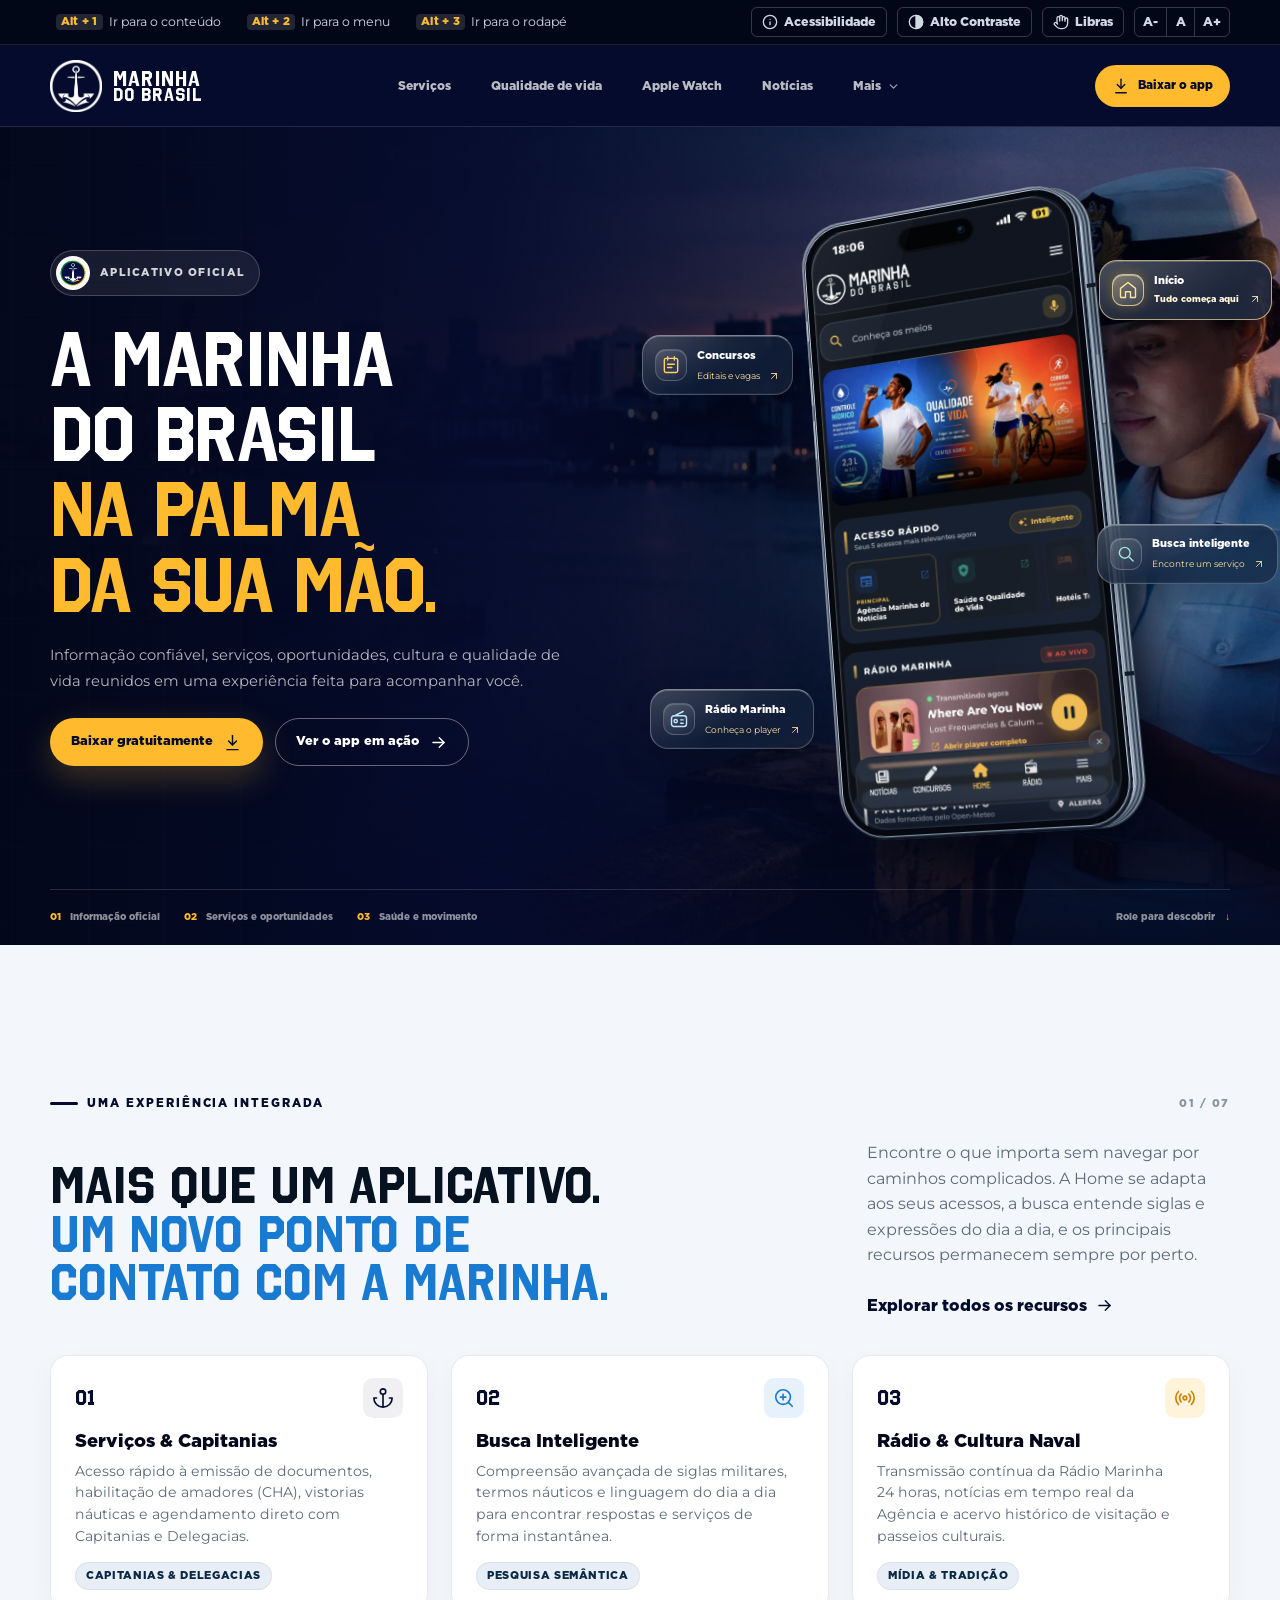
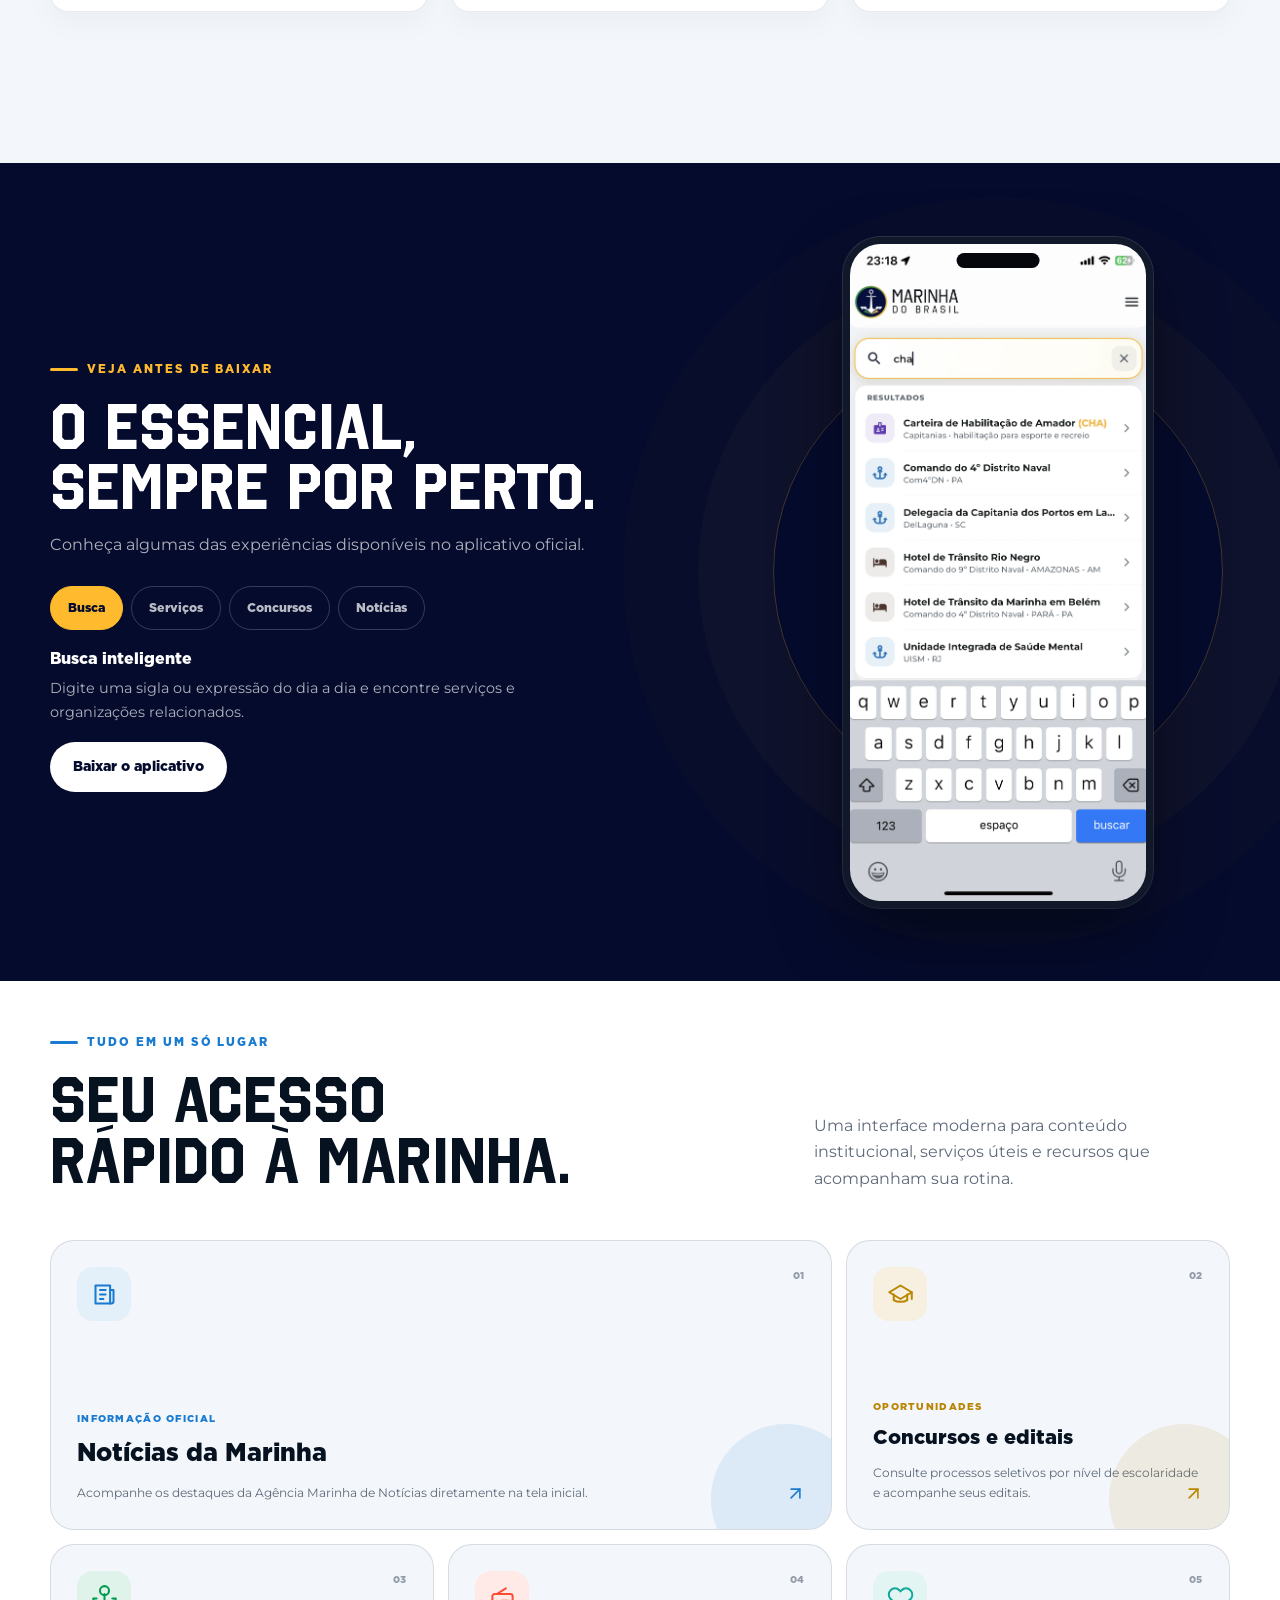
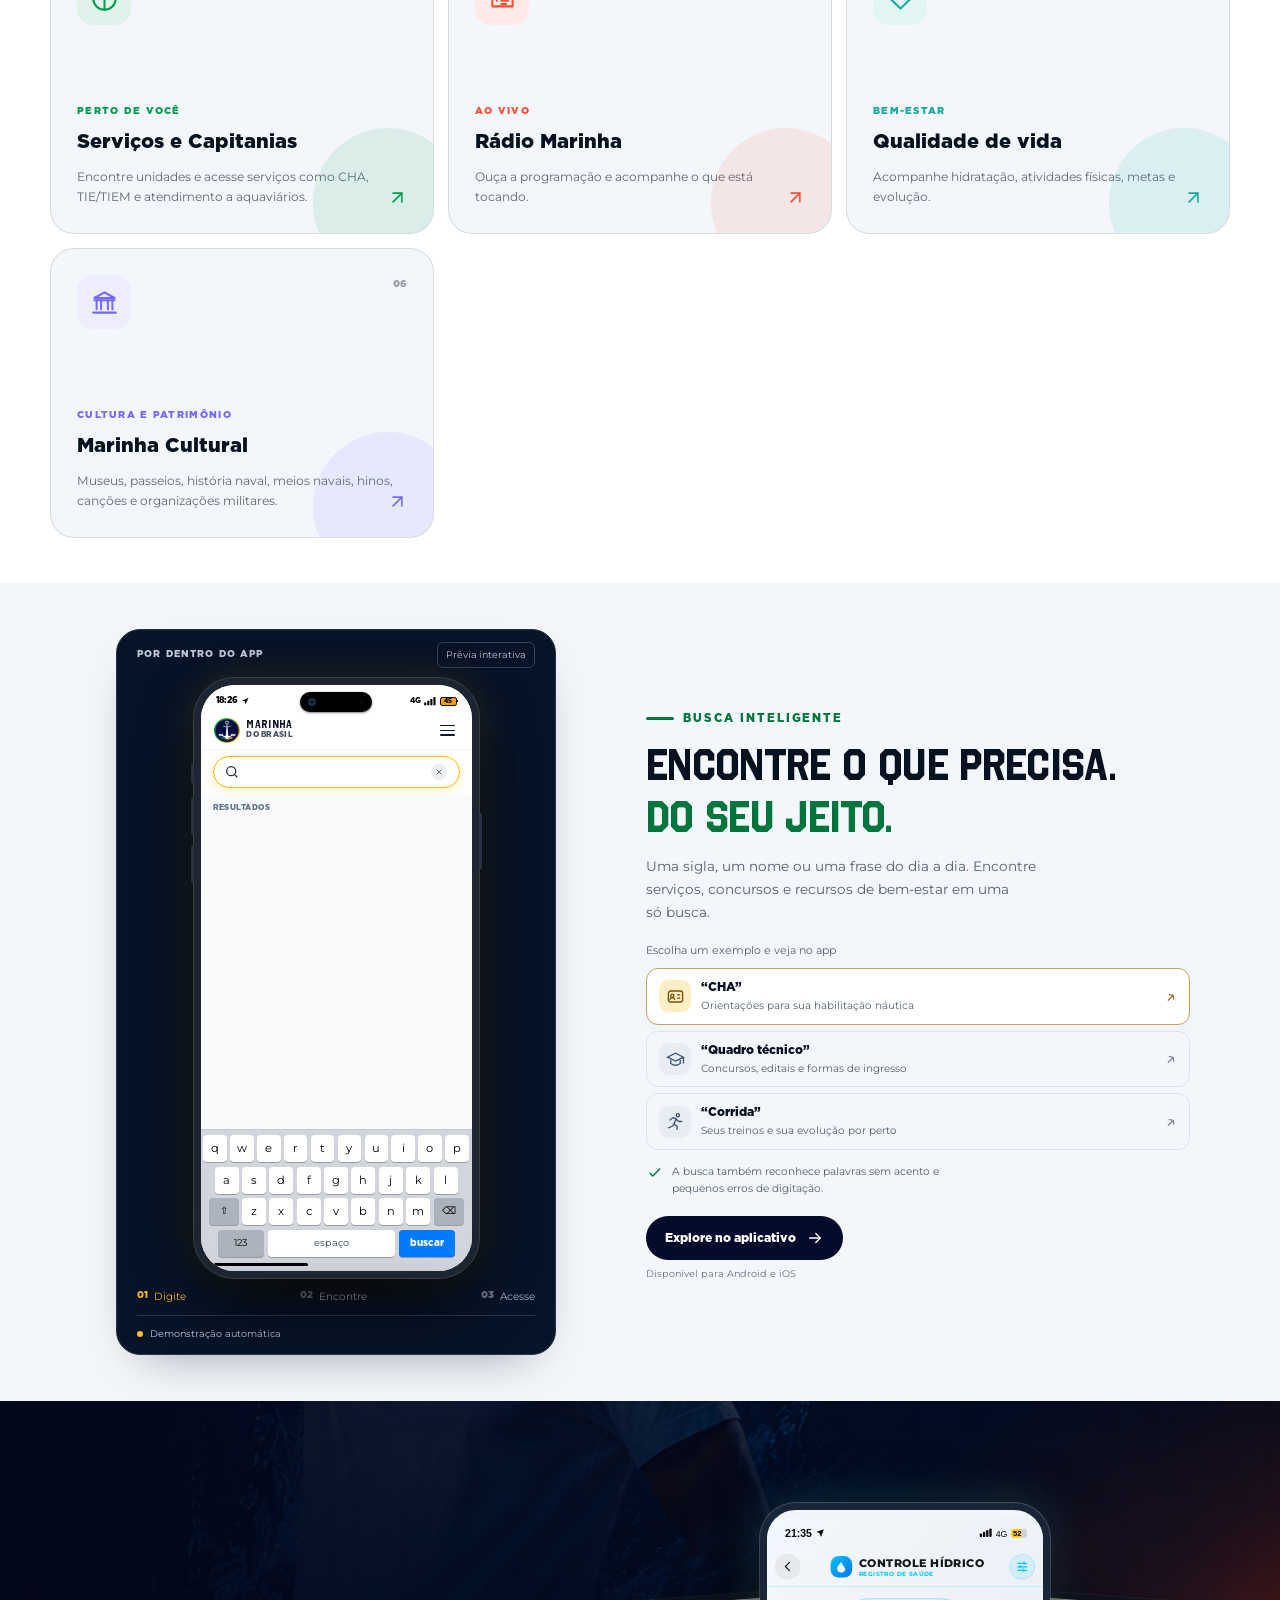
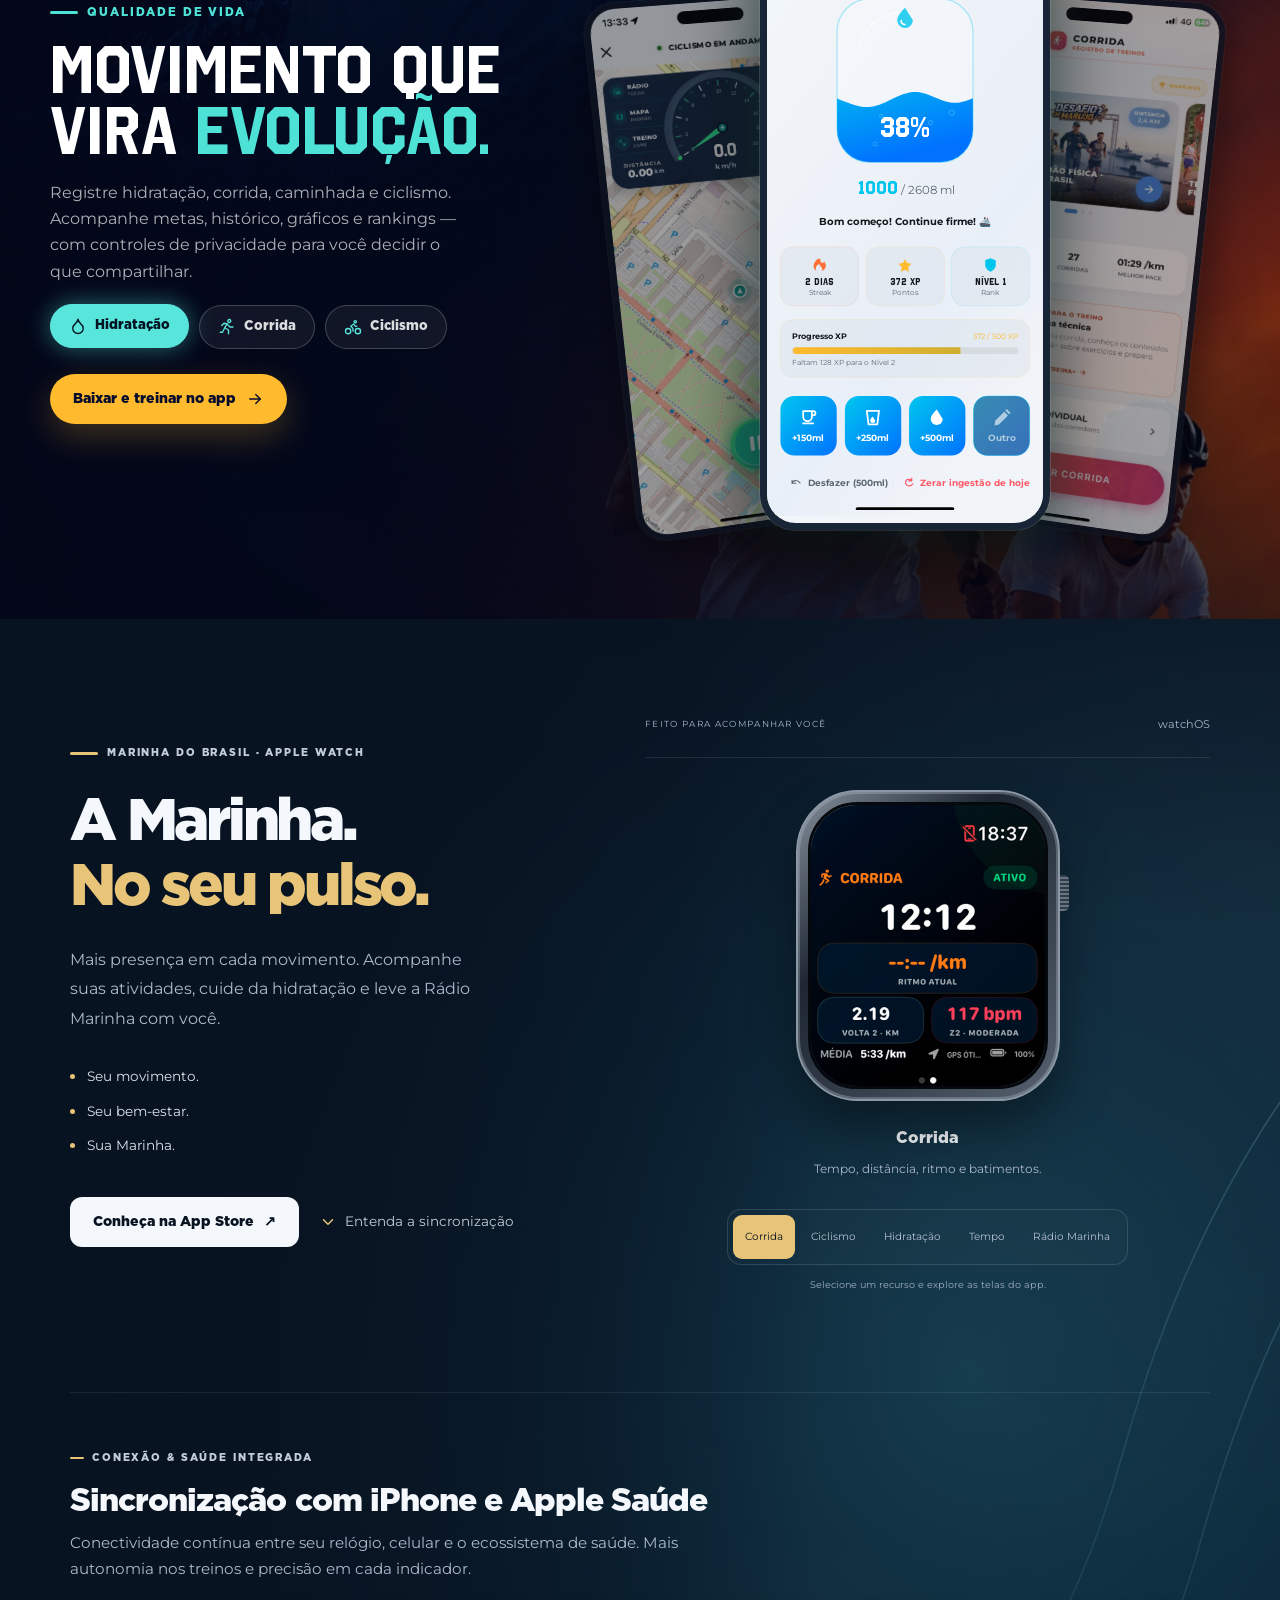
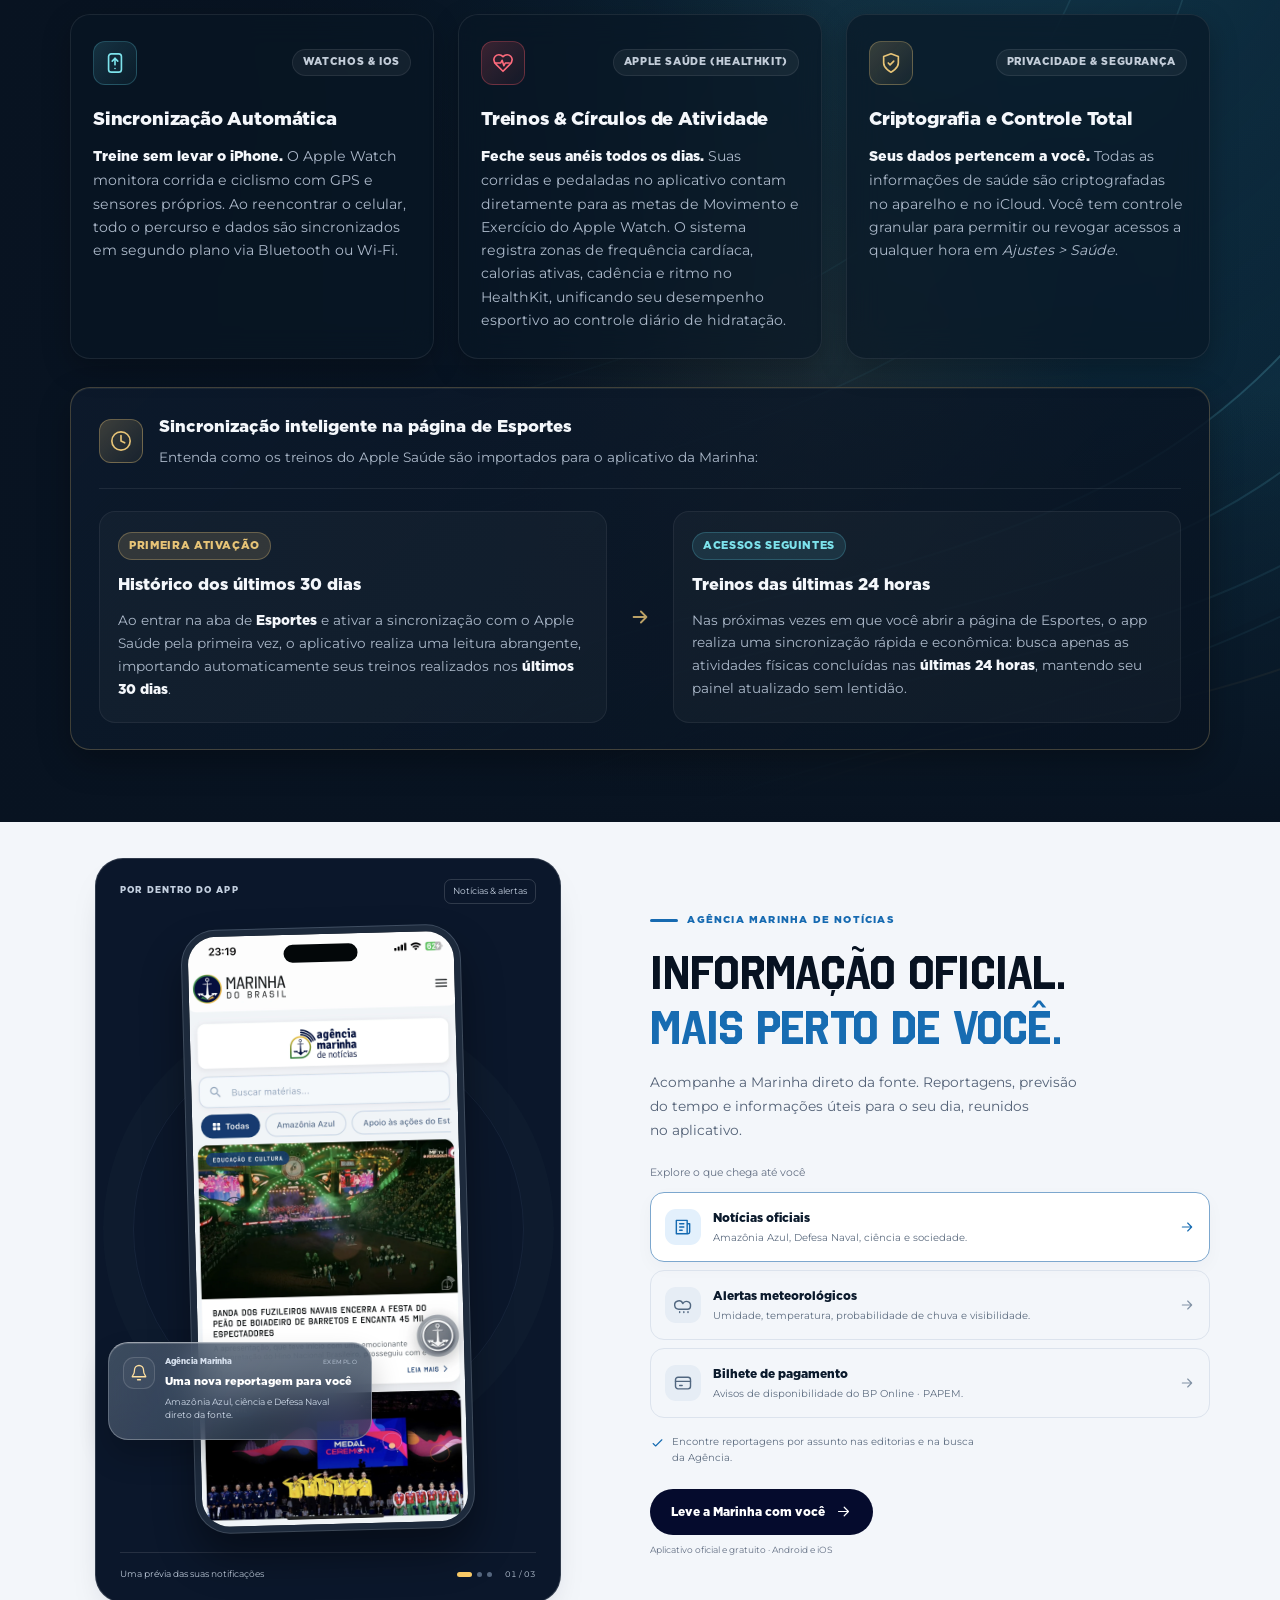
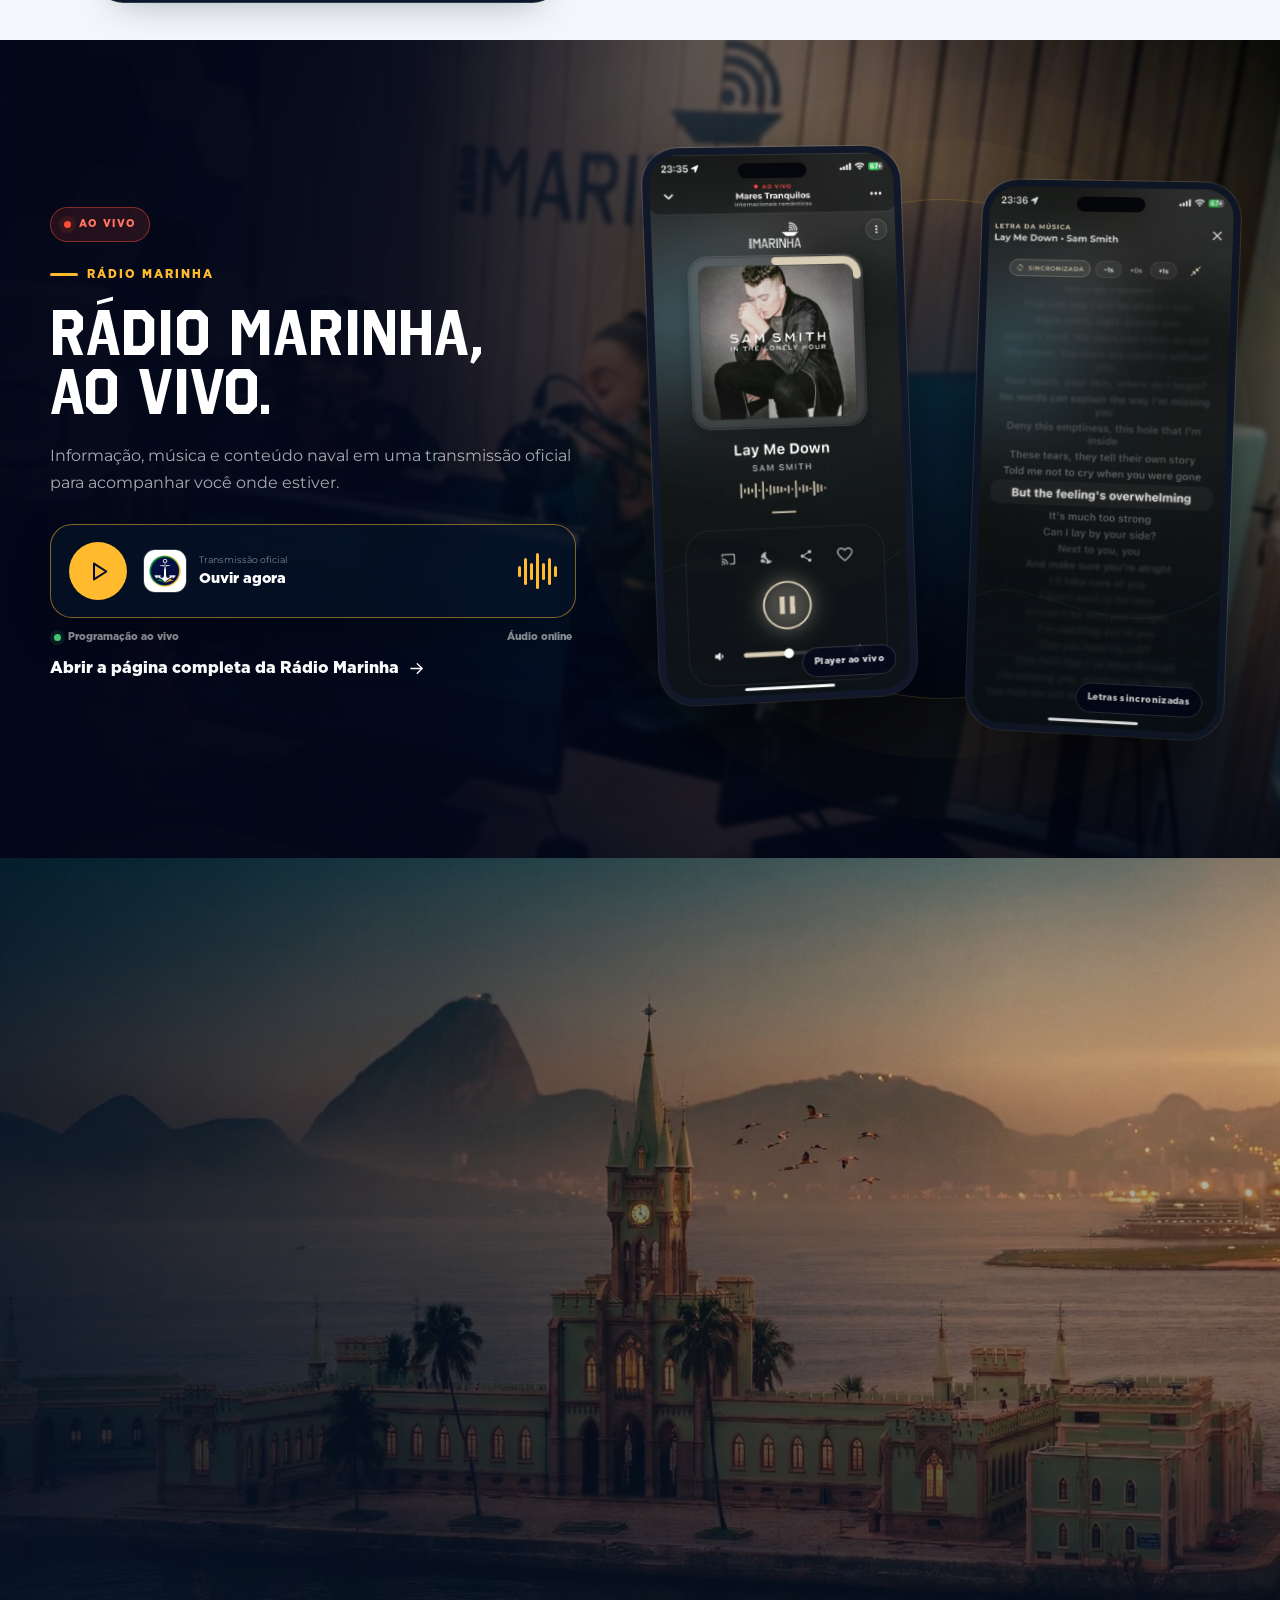
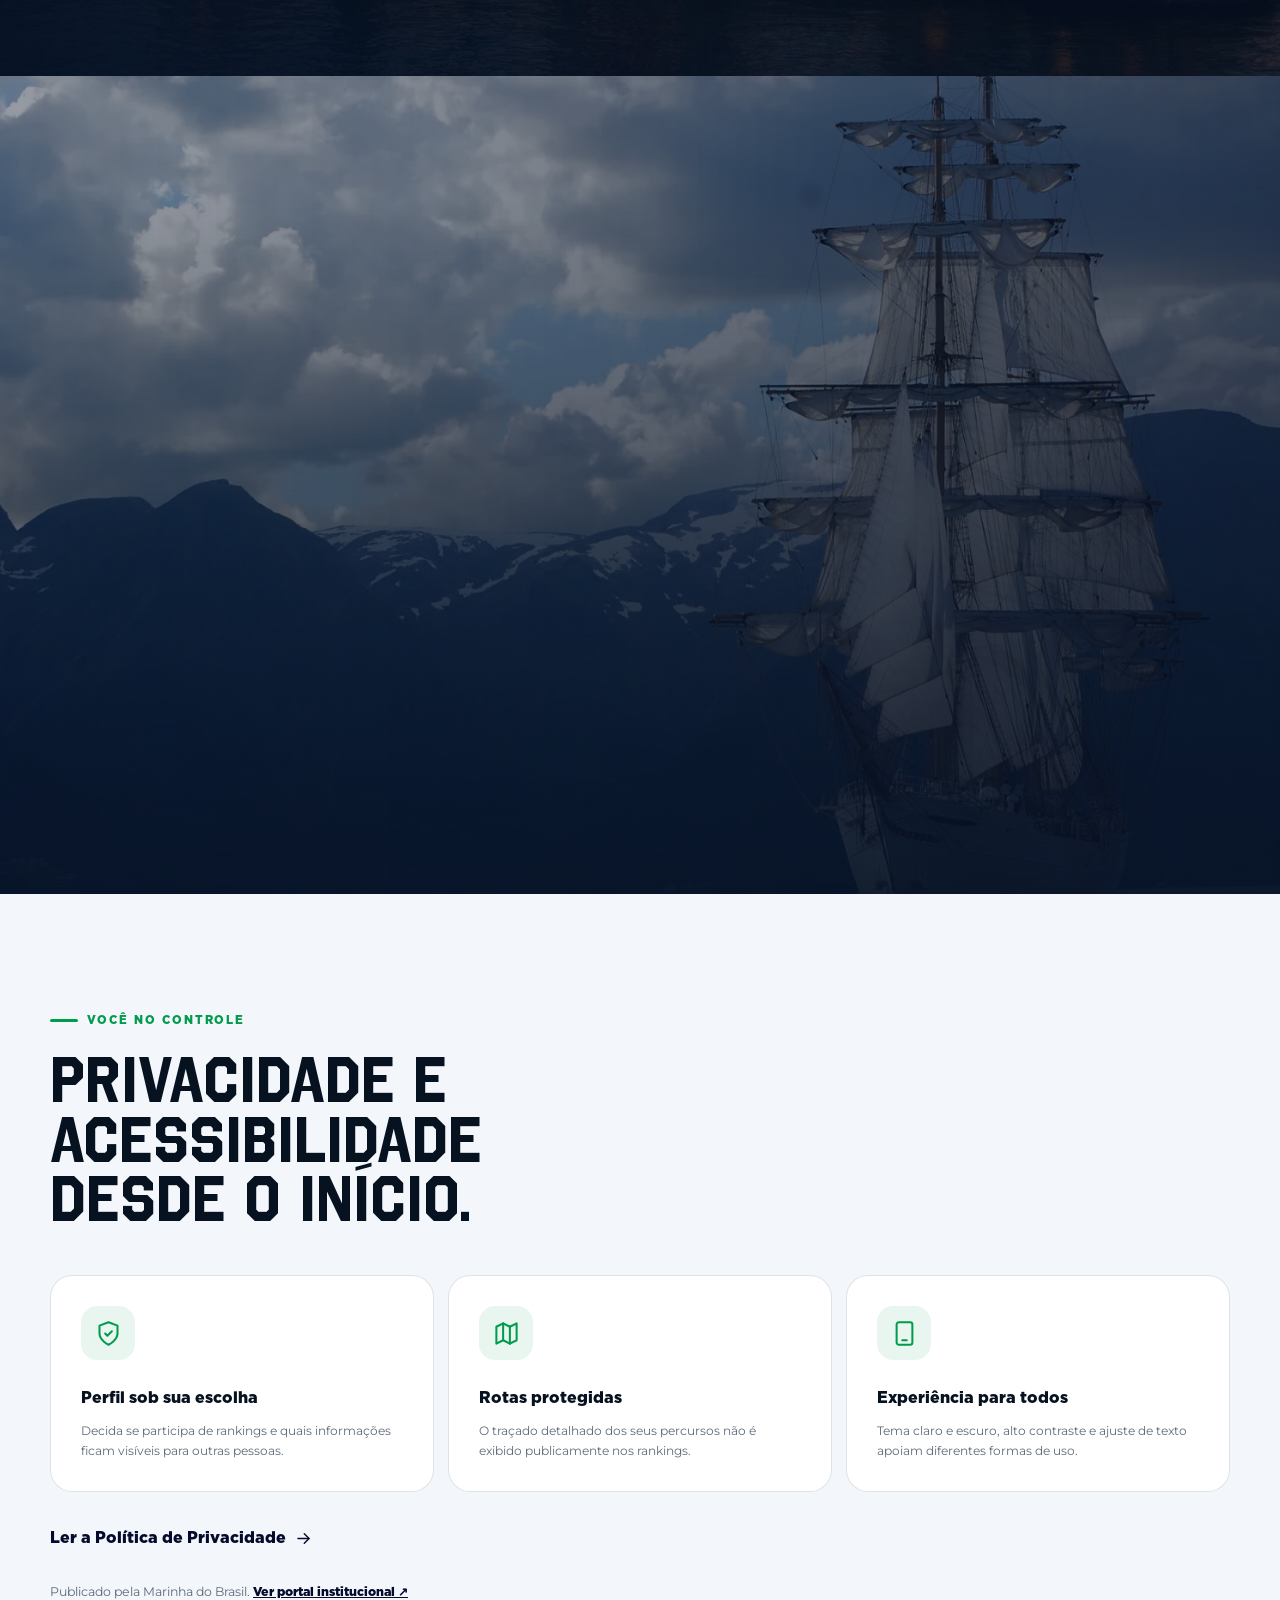
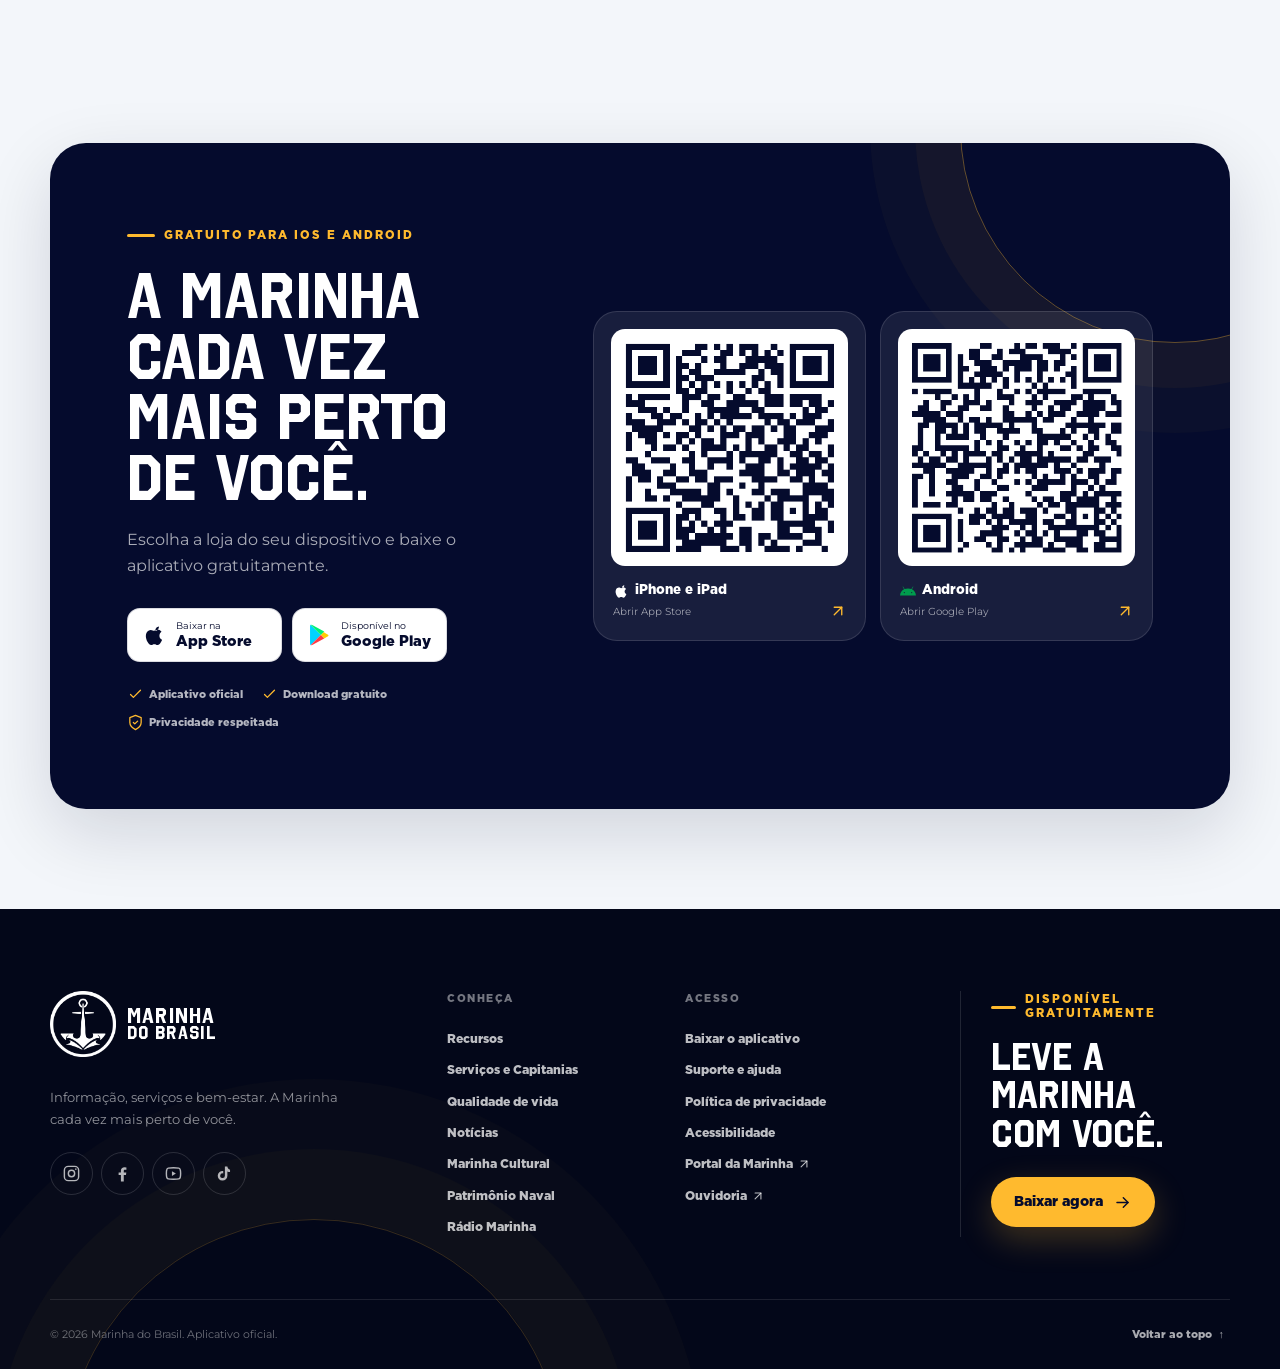
<file: index.html>
<!DOCTYPE html>
<html lang="pt-BR" class="no-js">
  <head>
    <meta charset="UTF-8" />
    <meta name="viewport" content="width=device-width, initial-scale=1" />
    <meta name="theme-color" content="#050b2d" />
    <meta name="color-scheme" content="light dark" />
    <title>Aplicativo Marinha do Brasil</title>
    <meta name="description" content="O aplicativo oficial da Marinha do Brasil reúne notícias, serviços, concursos, Rádio Marinha, cultura naval e qualidade de vida para iOS e Android." />
    <link rel="canonical" href="https://www.marinha.mil.br/app/" />
    
    <!-- Open Graph / Redes Sociais -->
    <meta property="og:type" content="website" />
    <meta property="og:locale" content="pt_BR" />
    <meta property="og:site_name" content="Aplicativo Marinha do Brasil" />
    <meta property="og:title" content="Aplicativo Marinha do Brasil" />
    <meta property="og:description" content="O aplicativo oficial da Marinha do Brasil reúne notícias, serviços, concursos, Rádio Marinha, cultura naval e qualidade de vida para iOS e Android." />
    <meta property="og:url" content="https://www.marinha.mil.br/app/" />
    <meta property="og:image" content="https://www.marinha.mil.br/app/assets/images/hero-marinha.webp" />
    <meta name="twitter:card" content="summary_large_image" />
    <meta name="apple-itunes-app" content="app-id=6763670491" />
    
    <!-- Favicon e Fontes -->
    <link rel="icon" type="image/jpeg" href="assets/images/app-icon.jpg" />
    <link rel="preload" href="assets/fonts/octin-college-bold.ttf" as="font" type="font/ttf" crossorigin />
    <link rel="stylesheet" href="css/global.css" />
    <link rel="stylesheet" href="css/home.css" />

    <script type="application/ld+json">
      {
        "@context": "https://schema.org",
        "@type": "SoftwareApplication",
        "name": "Aplicativo Marinha do Brasil",
        "applicationCategory": "LifestyleApplication",
        "operatingSystem": "iOS, Android",
        "description": "Notícias, serviços, concursos, cultura, Rádio Marinha e qualidade de vida em um só aplicativo oficial.",
        "offers": { "@type": "Offer", "price": "0", "priceCurrency": "BRL" },
        "downloadUrl": [
          "https://apps.apple.com/app/marinha-do-brasil/id6763670491",
          "https://play.google.com/store/apps/details?id=br.gov.marinhaoficial.app"
        ],
        "publisher": {
          "@type": "GovernmentOrganization",
          "name": "Marinha do Brasil",
          "url": "https://www.marinha.mil.br/"
        }
      }
    </script>
  </head>
  <body class="home-page">
    <a class="skip-link" href="#conteudo">Pular para o conteúdo</a>

    <!-- Barra de Acessibilidade (Padrão e-MAG) -->
    <aside class="accessibility-bar" aria-label="Barra de acessibilidade">
      <div class="shell accessibility-shell">
        <ul class="accessibility-shortcuts" aria-label="Atalhos para as principais áreas da página">
          <li>
            <a href="#conteudo" accesskey="1">
              <span class="a11y-key">Alt + 1</span> Ir para o conteúdo
            </a>
          </li>
          <li>
            <a href="#menu-principal" accesskey="2">
              <span class="a11y-key">Alt + 2</span> Ir para o menu
            </a>
          </li>
          <li>
            <a href="#rodape" accesskey="3">
              <span class="a11y-key">Alt + 3</span> Ir para o rodapé
            </a>
          </li>
        </ul>

        <button class="a11y-panel-toggle" type="button" aria-expanded="false" aria-controls="accessibility-tools" data-a11y-panel-toggle>
          <span>Acessibilidade</span>
          <svg width="16" height="16" viewBox="0 0 24 24" fill="none" stroke="currentColor" stroke-width="2" aria-hidden="true"><path d="m6 9 6 6 6-6"/></svg>
        </button>
        <div class="accessibility-tools" id="accessibility-tools" aria-label="Ferramentas de acessibilidade">
          <a href="acessibilidade.html" class="a11y-link">
            <svg xmlns="http://www.w3.org/2000/svg" width="16" height="16" viewBox="0 0 24 24" fill="none" stroke="currentColor" stroke-width="2" stroke-linecap="round" stroke-linejoin="round" aria-hidden="true"><circle cx="12" cy="12" r="10"/><path d="M12 16v-4"/><path d="M12 8h.01"/></svg>
            <span>Acessibilidade</span>
          </a>

          <button type="button" class="a11y-btn" data-a11y-contrast aria-pressed="false" title="Alternar modo de alto contraste">
            <svg xmlns="http://www.w3.org/2000/svg" width="16" height="16" viewBox="0 0 24 24" fill="none" stroke="currentColor" stroke-width="2" stroke-linecap="round" stroke-linejoin="round" aria-hidden="true"><circle cx="12" cy="12" r="10"/><path d="M12 2a10 10 0 0 1 0 20Z" fill="currentColor"/></svg>
            <span>Alto Contraste</span>
          </button>

          <button type="button" class="a11y-btn" data-a11y-vlibras title="Ativar tradutor de Libras (VLibras)" aria-label="Ativar tradutor de Língua Brasileira de Sinais">
            <svg xmlns="http://www.w3.org/2000/svg" width="16" height="16" viewBox="0 0 24 24" fill="none" stroke="currentColor" stroke-width="2" stroke-linecap="round" stroke-linejoin="round" aria-hidden="true"><path d="M18 11V6a2 2 0 0 0-2-2v0a2 2 0 0 0-2 2v0"/><path d="M14 10V4a2 2 0 0 0-2-2v0a2 2 0 0 0-2 2v2"/><path d="M10 10.5V6a2 2 0 0 0-2-2v0a2 2 0 0 0-2 2v8"/><path d="M18 8a2 2 0 1 1 4 0v6a8 8 0 0 1-8 8h-2c-2.8 0-4.5-.86-5.99-2.34l-3.6-3.6a2 2 0 0 1 2.83-2.82L7 15"/></svg>
            <span>Libras</span>
          </button>

          <div class="a11y-font-controls" role="group" aria-label="Controle do tamanho da fonte">
            <button type="button" class="a11y-btn a11y-btn--sm" data-a11y-font="decrease" title="Diminuir o tamanho do texto" aria-label="Diminuir o tamanho do texto">
              A-
            </button>
            <button type="button" class="a11y-btn a11y-btn--sm" data-a11y-font="reset" title="Restaurar tamanho padrão do texto" aria-label="Restaurar tamanho padrão do texto">
              A
            </button>
            <button type="button" class="a11y-btn a11y-btn--sm" data-a11y-font="increase" title="Aumentar o tamanho do texto" aria-label="Aumentar o tamanho do texto">
              A+
            </button>
          </div>
        </div>
      </div>
    </aside>

    <!-- Progresso de rolagem -->
    <div class="scroll-progress" aria-hidden="true"><span data-scroll-progress></span></div>

    <!-- Header Principal -->
    <header class="site-header" data-site-header>
      <div class="header-shell">
        <a class="brand" href="index.html" aria-label="Aplicativo Marinha do Brasil — página inicial">
          <img src="assets/images/logo-marinha-branca.webp" width="52" height="52" alt="Brasão da Marinha do Brasil" />
          <span class="brand-copy">
            <strong>MARINHA</strong>
            <small>DO BRASIL</small>
          </span>
          <span class="brand-product">Aplicativo oficial</span>
        </a>

        <nav id="menu-principal" class="desktop-nav" aria-label="Navegação principal">
          <a href="#servicos">Serviços</a>
          <a href="#qualidade-vida">Qualidade de vida</a>
          <a href="#apple-watch">Apple Watch</a>
          <a href="#noticias">Notícias</a>

          <div class="nav-dropdown" data-nav-dropdown>
            <button
              type="button"
              class="nav-dropdown-trigger"
              aria-expanded="false"
              aria-haspopup="true"
              id="dropdown-mais-btn"
            >
              <span>Mais</span>
              <svg class="dropdown-chevron" xmlns="http://www.w3.org/2000/svg" width="13" height="13" viewBox="0 0 24 24" fill="none" stroke="currentColor" stroke-width="2.4" stroke-linecap="round" stroke-linejoin="round" aria-hidden="true"><path d="m6 9 6 6 6-6"/></svg>
            </button>

            <div class="nav-dropdown-menu" role="menu" aria-labelledby="dropdown-mais-btn">

              <a href="#recursos" class="dropdown-item" role="menuitem">
                <span class="dropdown-icon">
                  <svg xmlns="http://www.w3.org/2000/svg" width="17" height="17" viewBox="0 0 24 24" fill="none" stroke="currentColor" stroke-width="2" stroke-linecap="round" stroke-linejoin="round" aria-hidden="true"><rect x="3" y="3" width="7" height="7" rx="1"/><rect x="14" y="3" width="7" height="7" rx="1"/><rect x="3" y="14" width="7" height="7" rx="1"/><rect x="14" y="14" width="7" height="7" rx="1"/></svg>
                </span>
                <span class="dropdown-text">
                  <strong>Recursos</strong>
                  <small>Explore o aplicativo</small>
                </span>
              </a>

              <a href="#radio" class="dropdown-item" role="menuitem">
                <span class="dropdown-icon">
                  <svg xmlns="http://www.w3.org/2000/svg" width="17" height="17" viewBox="0 0 24 24" fill="none" stroke="currentColor" stroke-width="2" stroke-linecap="round" stroke-linejoin="round" aria-hidden="true"><path d="M4.9 19.1C1 15.2 1 8.8 4.9 4.9"/><path d="M7.8 16.2c-2.3-2.3-2.3-6.1 0-8.5"/><circle cx="12" cy="12" r="2"/><path d="M16.2 7.8c2.3 2.3 2.3 6.1 0 8.5"/><path d="M19.1 4.9C23 8.8 23 15.1 19.1 19"/></svg>
                </span>
                <span class="dropdown-text">
                  <strong>Rádio Marinha</strong>
                  <small>Ao vivo 24 horas</small>
                </span>
              </a>

              <a href="#cultura" class="dropdown-item" role="menuitem">
                <span class="dropdown-icon">
                  <svg xmlns="http://www.w3.org/2000/svg" width="17" height="17" viewBox="0 0 24 24" fill="none" stroke="currentColor" stroke-width="2" stroke-linecap="round" stroke-linejoin="round" aria-hidden="true"><path d="m12 3-1.912 5.813a2 2 0 0 1-1.275 1.275L3 12l5.813 1.912a2 2 0 0 1 1.275 1.275L12 21l1.912-5.813a2 2 0 0 1 1.275-1.275L21 12l-5.813-1.912a2 2 0 0 1-1.275-1.275L12 3Z"/></svg>
                </span>
                <span class="dropdown-text">
                  <strong>Cultura & Tradição</strong>
                  <small>Patrimônio naval</small>
                </span>
              </a>

              <div class="dropdown-divider"></div>

              <a href="suporte.html" class="dropdown-item" role="menuitem">
                <span class="dropdown-icon">
                  <svg xmlns="http://www.w3.org/2000/svg" width="17" height="17" viewBox="0 0 24 24" fill="none" stroke="currentColor" stroke-width="2" stroke-linecap="round" stroke-linejoin="round" aria-hidden="true"><circle cx="12" cy="12" r="10"/><path d="M9.09 9a3 3 0 0 1 5.83 1c0 2-3 3-3 3"/><path d="M12 17h.01"/></svg>
                </span>
                <span class="dropdown-text">
                  <strong>Suporte e Ajuda</strong>
                  <small>Atendimento e dúvidas</small>
                </span>
              </a>
            </div>
          </div>
        </nav>

        <div class="header-actions">
          <a class="header-download" aria-label="Baixar o aplicativo" href="#download">
            <svg xmlns="http://www.w3.org/2000/svg" width="18" height="18" viewBox="0 0 24 24" fill="none" stroke="currentColor" stroke-width="1.8" stroke-linecap="round" stroke-linejoin="round" aria-hidden="true"><path d="M12 3v12"/><path d="m7 10 5 5 5-5"/><path d="M5 21h14"/></svg>
            <span>Baixar o app</span>
          </a>
          <button class="menu-toggle" type="button" aria-expanded="false" aria-controls="mobile-menu" data-menu-toggle>
            <span class="sr-only">Abrir menu</span>
            <span data-menu-open>
              <svg xmlns="http://www.w3.org/2000/svg" width="24" height="24" viewBox="0 0 24 24" fill="none" stroke="currentColor" stroke-width="1.8" stroke-linecap="round" stroke-linejoin="round" aria-hidden="true"><path d="M4 7h16"/><path d="M4 12h16"/><path d="M4 17h16"/></svg>
            </span>
            <span data-menu-close hidden>
              <svg xmlns="http://www.w3.org/2000/svg" width="24" height="24" viewBox="0 0 24 24" fill="none" stroke="currentColor" stroke-width="1.8" stroke-linecap="round" stroke-linejoin="round" aria-hidden="true"><path d="M6 6l12 12"/><path d="M18 6 6 18"/></svg>
            </span>
          </button>
        </div>
      </div>

      <!-- Menu Mobile -->
      <div class="mobile-menu" id="mobile-menu" data-mobile-menu hidden>
        <nav aria-label="Navegação móvel">
          <a href="#servicos" style="--menu-index: 0"><span>01</span>Serviços <svg xmlns="http://www.w3.org/2000/svg" width="19" height="19" viewBox="0 0 24 24" fill="none" stroke="currentColor" stroke-width="1.8" stroke-linecap="round" stroke-linejoin="round" aria-hidden="true"><path d="M7 17 17 7"/><path d="M7 7h10v10"/></svg></a>
          <a href="#qualidade-vida" style="--menu-index: 1"><span>02</span>Qualidade de vida <svg xmlns="http://www.w3.org/2000/svg" width="19" height="19" viewBox="0 0 24 24" fill="none" stroke="currentColor" stroke-width="1.8" stroke-linecap="round" stroke-linejoin="round" aria-hidden="true"><path d="M7 17 17 7"/><path d="M7 7h10v10"/></svg></a>
          <a href="#apple-watch" style="--menu-index: 2"><span>03</span>Apple Watch <svg xmlns="http://www.w3.org/2000/svg" width="19" height="19" viewBox="0 0 24 24" fill="none" stroke="currentColor" stroke-width="1.8" stroke-linecap="round" stroke-linejoin="round" aria-hidden="true"><path d="M7 17 17 7"/><path d="M7 7h10v10"/></svg></a>
          <a href="#noticias" style="--menu-index: 3"><span>04</span>Notícias <svg xmlns="http://www.w3.org/2000/svg" width="19" height="19" viewBox="0 0 24 24" fill="none" stroke="currentColor" stroke-width="1.8" stroke-linecap="round" stroke-linejoin="round" aria-hidden="true"><path d="M7 17 17 7"/><path d="M7 7h10v10"/></svg></a>
          <a href="#radio" style="--menu-index: 4"><span>05</span>Rádio <svg xmlns="http://www.w3.org/2000/svg" width="19" height="19" viewBox="0 0 24 24" fill="none" stroke="currentColor" stroke-width="1.8" stroke-linecap="round" stroke-linejoin="round" aria-hidden="true"><path d="M7 17 17 7"/><path d="M7 7h10v10"/></svg></a>
          <a href="#cultura" style="--menu-index: 5"><span>06</span>Cultura & Tradição <svg xmlns="http://www.w3.org/2000/svg" width="19" height="19" viewBox="0 0 24 24" fill="none" stroke="currentColor" stroke-width="1.8" stroke-linecap="round" stroke-linejoin="round" aria-hidden="true"><path d="M7 17 17 7"/><path d="M7 7h10v10"/></svg></a>
          <a href="suporte.html" style="--menu-index: 6"><span>07</span>Suporte e Ajuda <svg xmlns="http://www.w3.org/2000/svg" width="19" height="19" viewBox="0 0 24 24" fill="none" stroke="currentColor" stroke-width="1.8" stroke-linecap="round" stroke-linejoin="round" aria-hidden="true"><path d="M7 17 17 7"/><path d="M7 7h10v10"/></svg></a>
          <a href="privacidade.html" style="--menu-index: 7"><span>08</span>Privacidade <svg xmlns="http://www.w3.org/2000/svg" width="19" height="19" viewBox="0 0 24 24" fill="none" stroke="currentColor" stroke-width="1.8" stroke-linecap="round" stroke-linejoin="round" aria-hidden="true"><path d="M7 17 17 7"/><path d="M7 7h10v10"/></svg></a>
          <a href="acessibilidade.html" style="--menu-index: 8"><span>09</span>Acessibilidade <svg xmlns="http://www.w3.org/2000/svg" width="19" height="19" viewBox="0 0 24 24" fill="none" stroke="currentColor" stroke-width="1.8" stroke-linecap="round" stroke-linejoin="round" aria-hidden="true"><path d="M7 17 17 7"/><path d="M7 7h10v10"/></svg></a>
        </nav>
        <div class="mobile-menu-footer">
          <a href="#download" class="button button-primary">
            <svg xmlns="http://www.w3.org/2000/svg" width="18" height="18" viewBox="0 0 24 24" fill="none" stroke="currentColor" stroke-width="1.8" stroke-linecap="round" stroke-linejoin="round" aria-hidden="true"><path d="M12 3v12"/><path d="m7 10 5 5 5-5"/><path d="M5 21h14"/></svg>
            Baixar agora
          </a>
          <a href="https://www.marinha.mil.br/ouvidoria" target="_blank" rel="noopener noreferrer">
            Ouvidoria
            <svg xmlns="http://www.w3.org/2000/svg" width="16" height="16" viewBox="0 0 24 24" fill="none" stroke="currentColor" stroke-width="1.8" stroke-linecap="round" stroke-linejoin="round" aria-hidden="true"><path d="M7 17 17 7"/><path d="M7 7h10v10"/></svg>
          </a>
        </div>
      </div>
    </header>

    <main id="conteudo">
      <!-- Hero Section -->
      <section class="home-hero" aria-labelledby="hero-title">
        <div class="hero-media" data-parallax data-speed="0.045">
          <img
            src="assets/images/hero-marinha.webp"
            width="2400"
            height="1064"
            alt="Militar da Marinha observando uma área portuária enquanto usa o aplicativo no celular"
            fetchpriority="high"
          />
        </div>
        <div class="hero-overlay" aria-hidden="true"></div>
        <div class="hero-grid" aria-hidden="true"></div>
        <div class="shell hero-content">
          <div class="hero-copy">
            <span class="official-badge" data-hero-animate>
              <img src="assets/images/app-icon.jpg" width="34" height="34" alt="" />
              Aplicativo oficial
            </span>
            <h1 id="hero-title" data-hero-animate>A Marinha do Brasil <em>na palma da sua mão.</em></h1>
            <p data-hero-animate>Informação confiável, serviços, oportunidades, cultura e qualidade de vida reunidos em uma experiência feita para acompanhar você.</p>
            <div class="hero-actions" data-hero-animate>
              <a class="button button-primary" href="#download">
                Baixar gratuitamente
                <svg xmlns="http://www.w3.org/2000/svg" width="19" height="19" viewBox="0 0 24 24" fill="none" stroke="currentColor" stroke-width="1.8" stroke-linecap="round" stroke-linejoin="round" aria-hidden="true"><path d="M12 3v12"/><path d="m7 10 5 5 5-5"/><path d="M5 21h14"/></svg>
              </a>
              <a class="button button-outline" href="#demo">
                Ver o app em ação
                <svg xmlns="http://www.w3.org/2000/svg" width="19" height="19" viewBox="0 0 24 24" fill="none" stroke="currentColor" stroke-width="1.8" stroke-linecap="round" stroke-linejoin="round" aria-hidden="true"><path d="M5 12h14"/><path d="m13 6 6 6-6 6"/></svg>
              </a>
            </div>
          </div>

          <div class="hero-phone-wrap hero-showcase" aria-label="Explore as telas do aplicativo">
            <div class="showcase-stage" role="tablist" aria-label="Telas em destaque do aplicativo">
              <div class="hero-device-wrap" data-hero-animate>
                <div class="hero-device">
                  <span class="device-chassis" aria-hidden="true"></span>
                  <span class="device-key device-key-action" aria-hidden="true"></span>
                  <span class="device-key device-key-volume" aria-hidden="true"></span>
                  <span class="device-key device-key-volume-down" aria-hidden="true"></span>
                  <span class="device-key device-key-power" aria-hidden="true"></span>
                  <div class="phone phone-hero" id="hero-preview" role="tabpanel" aria-labelledby="hero-tab-home" tabindex="0">
                    <span class="phone-speaker" aria-hidden="true"></span>
                    <img src="assets/images/app-home-atual.webp" width="1170" height="2532" alt="Tela inicial do aplicativo Marinha do Brasil" data-hero-screen />
                  </div>
                </div>
              </div>

              <!-- Card Flutuante: Início -->
              <button class="floating-card card-home showcase-card" type="button" id="hero-tab-home" role="tab" aria-selected="true" aria-controls="hero-preview" data-hero-tab="home" aria-label="Explorar o Início do aplicativo" data-hero-animate>
                <span class="glass-icon" aria-hidden="true"><svg width="20" height="20" viewBox="0 0 24 24" fill="none" stroke="currentColor" stroke-width="1.7" stroke-linecap="round" stroke-linejoin="round" aria-hidden="true"><path d="m3 10 9-7 9 7v10a1 1 0 0 1-1 1h-5v-7H9v7H4a1 1 0 0 1-1-1Z"/></svg></span>
                <span class="glass-copy"><strong>Início</strong><span class="glass-action">Tudo começa aqui <svg class="glass-arrow" width="20" height="20" viewBox="0 0 24 24" fill="none" stroke="currentColor" stroke-width="1.7" stroke-linecap="round" stroke-linejoin="round" aria-hidden="true"><path d="M7 17 17 7M7 7h10v10"/></svg></span></span>
              </button>

              <!-- Card Flutuante: Concursos -->
              <button class="floating-card card-jobs showcase-card" type="button" id="hero-tab-jobs" role="tab" aria-selected="false" aria-controls="hero-preview" tabindex="-1" data-hero-tab="jobs" aria-label="Explorar os Concursos da Marinha" data-hero-animate>
                <span class="glass-icon" aria-hidden="true"><svg width="20" height="20" viewBox="0 0 24 24" fill="none" stroke="currentColor" stroke-width="1.7" stroke-linecap="round" stroke-linejoin="round" aria-hidden="true"><rect x="4" y="4" width="16" height="17" rx="2"/><path d="M8 2v4m8-4v4M8 11h8m-8 4h5"/></svg></span>
                <span class="glass-copy"><strong>Concursos</strong><span class="glass-action">Editais e vagas <svg class="glass-arrow" width="20" height="20" viewBox="0 0 24 24" fill="none" stroke="currentColor" stroke-width="1.7" stroke-linecap="round" stroke-linejoin="round" aria-hidden="true"><path d="M7 17 17 7M7 7h10v10"/></svg></span></span>
              </button>

              <!-- Card Flutuante: Busca inteligente -->
              <button class="floating-card card-search card-weather showcase-card" type="button" id="hero-tab-search" role="tab" aria-selected="false" aria-controls="hero-preview" tabindex="-1" data-hero-tab="search" aria-label="Explorar a busca do aplicativo" data-hero-animate>
                <span class="glass-icon" aria-hidden="true"><svg width="20" height="20" viewBox="0 0 24 24" fill="none" stroke="currentColor" stroke-width="1.7" stroke-linecap="round" stroke-linejoin="round" aria-hidden="true"><circle cx="10.5" cy="10.5" r="6.5"/><path d="m16 16 4.5 4.5"/></svg></span>
                <span class="glass-copy"><strong>Busca inteligente</strong><span class="glass-action">Encontre um serviço <svg class="glass-arrow" width="20" height="20" viewBox="0 0 24 24" fill="none" stroke="currentColor" stroke-width="1.7" stroke-linecap="round" stroke-linejoin="round" aria-hidden="true"><path d="M7 17 17 7M7 7h10v10"/></svg></span></span>
              </button>

              <!-- Card Flutuante: Rádio Marinha -->
              <button class="floating-card card-radio showcase-card" type="button" id="hero-tab-radio" role="tab" aria-selected="false" aria-controls="hero-preview" tabindex="-1" data-hero-tab="radio" aria-label="Explorar a Rádio Marinha" data-hero-animate>
                <span class="glass-icon" aria-hidden="true"><svg width="20" height="20" viewBox="0 0 24 24" fill="none" stroke="currentColor" stroke-width="1.7" stroke-linecap="round" stroke-linejoin="round" aria-hidden="true"><rect x="3" y="8" width="18" height="13" rx="3"/><path d="m7 8 10-5"/><circle cx="8" cy="14.5" r="2"/><path d="M14 13h3m-3 4h3"/></svg></span>
                <span class="glass-copy"><strong>Rádio Marinha</strong><span class="glass-action">Conheça o player <svg class="glass-arrow" width="20" height="20" viewBox="0 0 24 24" fill="none" stroke="currentColor" stroke-width="1.7" stroke-linecap="round" stroke-linejoin="round" aria-hidden="true"><path d="M7 17 17 7M7 7h10v10"/></svg></span></span>
              </button>
            </div>
            <div class="sr-only" aria-live="polite">
              <span data-hero-label>Tudo começa aqui.</span>
              <span data-hero-description>O essencial do seu dia, em uma só tela.</span>
            </div>
          </div>
        </div>
        <div class="hero-foot shell" data-hero-animate>
          <div><strong>01</strong><span>Informação oficial</span></div>
          <div><strong>02</strong><span>Serviços e oportunidades</span></div>
          <div><strong>03</strong><span>Saúde e movimento</span></div>
          <a href="#experiencia">Role para descobrir <span aria-hidden="true">↓</span></a>
        </div>
      </section>

      <!-- Experiência Integrada -->
      <section class="intro-section shell" id="experiencia">
        <div class="intro-kicker" data-reveal>
          <span class="eyebrow">Uma experiência integrada</span>
          <span class="section-number">01 / 07</span>
        </div>
        <div class="intro-grid">
          <h2 data-reveal="scale">Mais que um aplicativo. <em>Um novo ponto de contato com a Marinha.</em></h2>
          <div data-reveal style="--reveal-delay: 150ms">
            <p>Encontre o que importa sem navegar por caminhos complicados. A Home se adapta aos seus acessos, a busca entende siglas e expressões do dia a dia, e os principais recursos permanecem sempre por perto.</p>
            <a class="text-link" href="#recursos">
              Explorar todos os recursos
              <svg xmlns="http://www.w3.org/2000/svg" width="19" height="19" viewBox="0 0 24 24" fill="none" stroke="currentColor" stroke-width="1.8" stroke-linecap="round" stroke-linejoin="round" aria-hidden="true"><path d="M5 12h14"/><path d="m13 6 6 6-6 6"/></svg>
            </a>
          </div>
        </div>

        <!-- Pilares da Experiência Integrada -->
        <div class="intro-pillars" data-reveal style="--reveal-delay: 220ms">
          <div class="intro-pillar-card">
            <div class="intro-pillar-header">
              <span class="intro-pillar-num">01</span>
              <span class="intro-pillar-icon" aria-hidden="true">
                <svg xmlns="http://www.w3.org/2000/svg" width="22" height="22" viewBox="0 0 24 24" fill="none" stroke="currentColor" stroke-width="1.8" stroke-linecap="round" stroke-linejoin="round"><circle cx="12" cy="5" r="3"/><path d="M12 22V8M5 12H2a10 10 0 0 0 20 0h-3"/></svg>
              </span>
            </div>
            <h3>Serviços &amp; Capitanias</h3>
            <p>Acesso rápido à emissão de documentos, habilitação de amadores (CHA), vistorias náuticas e agendamento direto com Capitanias e Delegacias.</p>
            <span class="intro-pillar-tag">Capitanias &amp; Delegacias</span>
          </div>

          <div class="intro-pillar-card">
            <div class="intro-pillar-header">
              <span class="intro-pillar-num">02</span>
              <span class="intro-pillar-icon intro-pillar-icon--blue" aria-hidden="true">
                <svg xmlns="http://www.w3.org/2000/svg" width="22" height="22" viewBox="0 0 24 24" fill="none" stroke="currentColor" stroke-width="1.8" stroke-linecap="round" stroke-linejoin="round"><circle cx="11" cy="11" r="8"/><path d="m21 21-4.3-4.3"/><path d="M11 8v6M8 11h6"/></svg>
              </span>
            </div>
            <h3>Busca Inteligente</h3>
            <p>Compreensão avançada de siglas militares, termos náuticos e linguagem do dia a dia para encontrar respostas e serviços de forma instantânea.</p>
            <span class="intro-pillar-tag">Pesquisa Semântica</span>
          </div>

          <div class="intro-pillar-card">
            <div class="intro-pillar-header">
              <span class="intro-pillar-num">03</span>
              <span class="intro-pillar-icon intro-pillar-icon--gold" aria-hidden="true">
                <svg xmlns="http://www.w3.org/2000/svg" width="22" height="22" viewBox="0 0 24 24" fill="none" stroke="currentColor" stroke-width="1.8" stroke-linecap="round" stroke-linejoin="round"><path d="M4.9 19.1C1 15.2 1 8.8 4.9 4.9"/><path d="M7.8 16.2c-2.3-2.3-2.3-6.1 0-8.5"/><circle cx="12" cy="12" r="2"/><path d="M16.2 7.8c2.3 2.3 2.3 6.1 0 8.5"/><path d="M19.1 4.9C23 8.8 23 15.1 19.1 19"/></svg>
              </span>
            </div>
            <h3>Rádio &amp; Cultura Naval</h3>
            <p>Transmissão contínua da Rádio Marinha 24 horas, notícias em tempo real da Agência e acervo histórico de visitação e passeios culturais.</p>
            <span class="intro-pillar-tag">Mídia &amp; Tradição</span>
          </div>
        </div>
      </section>

      <!-- Demonstração do aplicativo -->
      <section class="demo-section" id="demo" aria-labelledby="demo-title">
        <div class="shell demo-shell">
          <div class="demo-copy" data-reveal>
            <span class="eyebrow">Veja antes de baixar</span>
            <h2 id="demo-title">O essencial, sempre por perto.</h2>
            <p>Conheça algumas das experiências disponíveis no aplicativo oficial.</p>
            <div class="demo-tabs" role="tablist" aria-label="Telas do aplicativo">
              <button type="button" role="tab" aria-selected="true" aria-controls="demo-panel" id="demo-tab-search" data-demo-tab data-image="assets/images/app-busca-cha.webp" data-alt="Busca do aplicativo mostrando resultados para CHA" data-label="Busca inteligente" data-description="Digite uma sigla ou expressão do dia a dia e encontre serviços e organizações relacionados.">Busca</button>
              <button type="button" role="tab" aria-selected="false" aria-controls="demo-panel" id="demo-tab-service" tabindex="-1" data-demo-tab data-image="assets/images/app-detalhe-cha.webp" data-alt="Orientações do serviço Carteira de Habilitação de Amador no aplicativo" data-label="Serviços oficiais" data-description="Consulte documentos necessários e o passo a passo para acessar cada serviço.">Serviços</button>
              <button type="button" role="tab" aria-selected="false" aria-controls="demo-panel" id="demo-tab-jobs" tabindex="-1" data-demo-tab data-image="assets/images/app-concursos.webp" data-alt="Tela de concursos da Marinha no aplicativo" data-label="Concursos" data-description="Acompanhe editais e oportunidades organizados por situação e escolaridade.">Concursos</button>
              <button type="button" role="tab" aria-selected="false" aria-controls="demo-panel" id="demo-tab-news" tabindex="-1" data-demo-tab data-image="assets/images/app-noticias.webp" data-alt="Tela da Agência Marinha de Notícias no aplicativo" data-label="Notícias" data-description="Leia conteúdos oficiais da Agência Marinha de Notícias por tema.">Notícias</button>
            </div>
            <div class="demo-detail" aria-live="polite">
              <strong data-demo-label>Busca inteligente</strong>
              <p data-demo-description>Digite uma sigla ou expressão do dia a dia e encontre serviços e organizações relacionados.</p>
            </div>
            <a class="button button-dark" href="#download">Baixar o aplicativo</a>
          </div>
          <div class="demo-device" id="demo-panel" role="tabpanel" aria-labelledby="demo-tab-search" data-reveal>
            <div class="phone demo-phone">
              <span class="phone-speaker" aria-hidden="true"></span>
              <img src="assets/images/app-busca-cha.webp" width="1242" height="2688" alt="Busca do aplicativo mostrando resultados para CHA" loading="lazy" data-demo-image />
            </div>
          </div>
        </div>
      </section>

      <!-- Recursos e Destaques -->
      <section class="features-section" id="recursos">
        <div class="shell">
          <div class="section-heading" data-reveal>
            <div>
              <span class="eyebrow">Tudo em um só lugar</span>
              <h2>Seu acesso rápido à Marinha.</h2>
            </div>
            <p>Uma interface moderna para conteúdo institucional, serviços úteis e recursos que acompanham sua rotina.</p>
          </div>
          <div class="feature-grid">
            <a class="feature-card feature-blue feature-large" href="#demo" data-open-demo="demo-tab-news" aria-label="Ver a tela de Notícias da Marinha" data-reveal>
              <span class="feature-index">01</span>
              <span class="feature-icon">
                <svg xmlns="http://www.w3.org/2000/svg" width="27" height="27" viewBox="0 0 24 24" fill="none" stroke="currentColor" stroke-width="1.8" stroke-linecap="round" stroke-linejoin="round" aria-hidden="true"><path d="M4 4h13v16H4z"/><path d="M8 8h5"/><path d="M8 12h5"/><path d="M8 16h3"/><path d="M17 8h3v10a2 2 0 0 1-2 2h-1"/></svg>
              </span>
              <span class="feature-copy">
                <small>Informação oficial</small>
                <strong>Notícias da Marinha</strong>
                <span>Acompanhe os destaques da Agência Marinha de Notícias diretamente na tela inicial.</span>
              </span>
              <svg xmlns="http://www.w3.org/2000/svg" width="21" height="21" viewBox="0 0 24 24" fill="none" stroke="currentColor" stroke-width="1.8" stroke-linecap="round" stroke-linejoin="round" aria-hidden="true"><path d="M7 17 17 7"/><path d="M7 7h10v10"/></svg>
            </a>

            <a class="feature-card feature-gold" href="#demo" data-open-demo="demo-tab-jobs" aria-label="Ver a tela de concursos e editais" data-reveal>
              <span class="feature-index">02</span>
              <span class="feature-icon">
                <svg xmlns="http://www.w3.org/2000/svg" width="27" height="27" viewBox="0 0 24 24" fill="none" stroke="currentColor" stroke-width="1.8" stroke-linecap="round" stroke-linejoin="round" aria-hidden="true"><path d="m2 10 10-6 10 6-10 6L2 10Z"/><path d="M6 12v5c3 2 9 2 12 0v-5"/><path d="M22 10v6"/></svg>
              </span>
              <span class="feature-copy">
                <small>Oportunidades</small>
                <strong>Concursos e editais</strong>
                <span>Consulte processos seletivos por nível de escolaridade e acompanhe seus editais.</span>
              </span>
              <svg xmlns="http://www.w3.org/2000/svg" width="21" height="21" viewBox="0 0 24 24" fill="none" stroke="currentColor" stroke-width="1.8" stroke-linecap="round" stroke-linejoin="round" aria-hidden="true"><path d="M7 17 17 7"/><path d="M7 7h10v10"/></svg>
            </a>

            <a class="feature-card feature-green" href="#servicos" data-reveal>
              <span class="feature-index">03</span>
              <span class="feature-icon">
                <svg xmlns="http://www.w3.org/2000/svg" width="27" height="27" viewBox="0 0 24 24" fill="none" stroke="currentColor" stroke-width="1.8" stroke-linecap="round" stroke-linejoin="round" aria-hidden="true"><path d="M12 22V8"/><path d="M5 12H2a10 10 0 0 0 20 0h-3"/><path d="M8 5a4 4 0 1 0 8 0 4 4 0 0 0-8 0Z"/></svg>
              </span>
              <span class="feature-copy">
                <small>Perto de você</small>
                <strong>Serviços e Capitanias</strong>
                <span>Encontre unidades e acesse serviços como CHA, TIE/TIEM e atendimento a aquaviários.</span>
              </span>
              <svg xmlns="http://www.w3.org/2000/svg" width="21" height="21" viewBox="0 0 24 24" fill="none" stroke="currentColor" stroke-width="1.8" stroke-linecap="round" stroke-linejoin="round" aria-hidden="true"><path d="M7 17 17 7"/><path d="M7 7h10v10"/></svg>
            </a>

            <a class="feature-card feature-coral" href="#radio" data-reveal>
              <span class="feature-index">04</span>
              <span class="feature-icon">
                <svg xmlns="http://www.w3.org/2000/svg" width="27" height="27" viewBox="0 0 24 24" fill="none" stroke="currentColor" stroke-width="1.8" stroke-linecap="round" stroke-linejoin="round" aria-hidden="true"><path d="M5 8h14a2 2 0 0 1 2 2v9H3v-9a2 2 0 0 1 2-2Z"/><path d="m7 8 8-5"/><path d="M7 14h.01"/><path d="M11 14h6"/><path d="M11 17h4"/></svg>
              </span>
              <span class="feature-copy">
                <small>Ao vivo</small>
                <strong>Rádio Marinha</strong>
                <span>Ouça a programação e acompanhe o que está tocando.</span>
              </span>
              <svg xmlns="http://www.w3.org/2000/svg" width="21" height="21" viewBox="0 0 24 24" fill="none" stroke="currentColor" stroke-width="1.8" stroke-linecap="round" stroke-linejoin="round" aria-hidden="true"><path d="M7 17 17 7"/><path d="M7 7h10v10"/></svg>
            </a>

            <a class="feature-card feature-cyan" href="#qualidade-vida" data-reveal>
              <span class="feature-index">05</span>
              <span class="feature-icon">
                <svg xmlns="http://www.w3.org/2000/svg" width="27" height="27" viewBox="0 0 24 24" fill="none" stroke="currentColor" stroke-width="1.8" stroke-linecap="round" stroke-linejoin="round" aria-hidden="true"><path d="M20.8 4.6a5.5 5.5 0 0 0-7.8 0L12 5.7l-1-1.1a5.5 5.5 0 0 0-7.8 7.8l1 1L12 21l7.8-7.6a5.5 5.5 0 0 0 1-8.8Z"/></svg>
              </span>
              <span class="feature-copy">
                <small>Bem-estar</small>
                <strong>Qualidade de vida</strong>
                <span>Acompanhe hidratação, atividades físicas, metas e evolução.</span>
              </span>
              <svg xmlns="http://www.w3.org/2000/svg" width="21" height="21" viewBox="0 0 24 24" fill="none" stroke="currentColor" stroke-width="1.8" stroke-linecap="round" stroke-linejoin="round" aria-hidden="true"><path d="M7 17 17 7"/><path d="M7 7h10v10"/></svg>
            </a>

            <a class="feature-card feature-violet" href="#cultura" data-reveal>
              <span class="feature-index">06</span>
              <span class="feature-icon">
                <svg xmlns="http://www.w3.org/2000/svg" width="27" height="27" viewBox="0 0 24 24" fill="none" stroke="currentColor" stroke-width="1.8" stroke-linecap="round" stroke-linejoin="round" aria-hidden="true"><path d="M3 10h18"/><path d="M5 10v8"/><path d="M9 10v8"/><path d="M15 10v8"/><path d="M19 10v8"/><path d="M2 21h20"/><path d="m12 3 9 5H3l9-5Z"/></svg>
              </span>
              <span class="feature-copy">
                <small>Cultura e Patrimônio</small>
                <strong>Marinha Cultural</strong>
                <span>Museus, passeios, história naval, meios navais, hinos, canções e organizações militares.</span>
              </span>
              <svg xmlns="http://www.w3.org/2000/svg" width="21" height="21" viewBox="0 0 24 24" fill="none" stroke="currentColor" stroke-width="1.8" stroke-linecap="round" stroke-linejoin="round" aria-hidden="true"><path d="M7 17 17 7"/><path d="M7 7h10v10"/></svg>
            </a>
          </div>
        </div>
      </section>

      <!-- Busca Inteligente / Serviços -->
      <section class="smart-section shell" id="servicos" aria-labelledby="smart-title">
        <div class="smart-visual" data-reveal="slide-left">
          <div class="smart-visual-heading"><span>POR DENTRO DO APP</span><span class="smart-preview-label">Prévia interativa</span></div>

          <!-- Mockup Fiel do iPhone 15 com as Telas Reais do App -->
          <div class="iphone15-device" aria-label="Demonstração ilustrativa da busca no aplicativo Marinha do Brasil">
            <!-- Botões físicos externos do iPhone 15 -->
            <span class="iphone15-btn-silent" aria-hidden="true"></span>
            <span class="iphone15-btn-volup" aria-hidden="true"></span>
            <span class="iphone15-btn-voldown" aria-hidden="true"></span>
            <span class="iphone15-btn-power" aria-hidden="true"></span>

            <!-- Moldura do iPhone 15 -->
            <div class="iphone15-bezel">
              <!-- Dynamic Island -->
              <div class="iphone15-island" aria-hidden="true">
                <span class="iphone15-camera"></span>
                <span class="iphone15-sensor"></span>
              </div>

              <!-- Tela do iPhone 15 (Fiel aos prints reais do aplicativo) -->
              <div class="iphone15-screen" id="iphone-screen">
                <!-- Status Bar do iOS -->
                <div class="iphone15-status-bar" aria-hidden="true">
                  <div class="iphone15-status-left">
                    <span class="iphone15-time">18:26</span>
                    <svg class="iphone15-location-icon" width="11" height="11" viewBox="0 0 24 24" fill="currentColor"><polygon points="3 11 22 2 13 21 11 13 3 11"/></svg>
                  </div>
                  <div class="iphone15-status-right">
                    <span class="iphone15-carrier">4G</span>
                    <svg class="iphone15-signal-icon" width="16" height="11" viewBox="0 0 17 12" fill="currentColor">
                      <rect x="0" y="8" width="3" height="4" rx="0.5"/>
                      <rect x="4.5" y="5.5" width="3" height="6.5" rx="0.5"/>
                      <rect x="9" y="3" width="3" height="9" rx="0.5"/>
                      <rect x="13.5" y="0" width="3" height="12" rx="0.5"/>
                    </svg>
                    <div class="iphone15-battery">
                      <span class="iphone15-battery-pct">45</span>
                    </div>
                  </div>
                </div>

                <!-- Topo Oficial do App: Brasão oficial + MARINHA DO BRASIL + Menu -->
                <div class="app-nav-header">
                  <div class="app-brand-lockup">
                    <img src="assets/images/logo-marinha.webp" width="34" height="34" alt="Brasão da Marinha do Brasil" />
                    <div class="app-brand-titles">
                      <strong>MARINHA</strong>
                      <span>DO BRASIL</span>
                    </div>
                  </div>
                  <button type="button" class="app-hamburger-btn" aria-label="Menu do aplicativo">
                    <span></span><span></span><span></span>
                  </button>
                </div>

                <!-- Barra de Pesquisa Oficial do App (Borda amarela vibrante) -->
                <div class="app-search-container">
                  <div class="app-search-input-wrap is-active" id="app-search-wrap">
                    <svg class="app-search-glass" xmlns="http://www.w3.org/2000/svg" width="18" height="18" viewBox="0 0 24 24" fill="none" stroke="currentColor" stroke-width="2.2" stroke-linecap="round" stroke-linejoin="round">
                      <circle cx="11" cy="11" r="8"></circle>
                      <line x1="21" y1="21" x2="16.65" y2="16.65"></line>
                    </svg>
                    <div class="app-search-field">
                      <span class="app-search-text" id="app-search-query">cha</span>
                      <span class="app-search-caret" id="app-search-caret"></span>
                    </div>
                    <button type="button" class="app-search-clear-badge" id="app-search-clear-btn" aria-label="Limpar pesquisa">
                      <svg xmlns="http://www.w3.org/2000/svg" width="11" height="11" viewBox="0 0 24 24" fill="none" stroke="currentColor" stroke-width="2.6" stroke-linecap="round" stroke-linejoin="round"><path d="M18 6 6 18"/><path d="m6 6 12 12"/></svg>
                    </button>
                  </div>
                </div>

                <!-- Lista de Resultados Oficial -->
                <div class="app-results-section">
                  <div class="app-results-header">RESULTADOS</div>
                  <div class="app-results-card">
                    <!-- Item 1: CHA (com clique interativo para ver o BottomSheet) -->
                    <div class="app-result-row is-interactive-target" id="app-cha-result" tabindex="0" role="button" aria-label="Abrir detalhes da Carteira de Habilitação de Amador">
                      <div class="app-result-icon bg-purple">
                        <svg xmlns="http://www.w3.org/2000/svg" width="17" height="17" viewBox="0 0 24 24" fill="none" stroke="currentColor" stroke-width="2" stroke-linecap="round" stroke-linejoin="round">
                          <rect x="3" y="4" width="18" height="16" rx="3"/>
                          <circle cx="12" cy="10" r="3"/>
                          <path d="M7 17h10"/>
                          <path d="M10 4V2h4v2"/>
                        </svg>
                      </div>
                      <div class="app-result-content">
                        <strong class="app-result-title">Carteira de Habilitação de Amador <span class="app-highlight-cha">(CHA)</span></strong>
                        <span class="app-result-sub">Capitanias • habilitação para esporte e recreio</span>
                      </div>
                      <svg class="app-result-chevron" xmlns="http://www.w3.org/2000/svg" width="15" height="15" viewBox="0 0 24 24" fill="none" stroke="currentColor" stroke-width="2.2" stroke-linecap="round" stroke-linejoin="round"><path d="m9 18 6-6-6-6"/></svg>
                      <span class="app-tap-indicator" id="app-tap-indicator"></span>
                    </div>

                    <!-- Item 2: 4º Distrito Naval -->
                    <div class="app-result-row">
                      <div class="app-result-icon bg-blue">
                        <svg xmlns="http://www.w3.org/2000/svg" width="17" height="17" viewBox="0 0 24 24" fill="none" stroke="currentColor" stroke-width="2" stroke-linecap="round" stroke-linejoin="round">
                          <path d="M12 22V8"/><path d="M5 12H2a10 10 0 0 0 20 0h-3"/><path d="M8 5a4 4 0 1 0 8 0 4 4 0 0 0-8 0Z"/>
                        </svg>
                      </div>
                      <div class="app-result-content">
                        <strong class="app-result-title">Comando do 4º Distrito Naval</strong>
                        <span class="app-result-sub">Com4ºDN • PA</span>
                      </div>
                      <svg class="app-result-chevron" xmlns="http://www.w3.org/2000/svg" width="15" height="15" viewBox="0 0 24 24" fill="none" stroke="currentColor" stroke-width="2.2" stroke-linecap="round" stroke-linejoin="round"><path d="m9 18 6-6-6-6"/></svg>
                    </div>

                    <!-- Item 3: Delegacia da Capitania dos Portos -->
                    <div class="app-result-row">
                      <div class="app-result-icon bg-blue">
                        <svg xmlns="http://www.w3.org/2000/svg" width="17" height="17" viewBox="0 0 24 24" fill="none" stroke="currentColor" stroke-width="2" stroke-linecap="round" stroke-linejoin="round">
                          <path d="M12 22V8"/><path d="M5 12H2a10 10 0 0 0 20 0h-3"/><path d="M8 5a4 4 0 1 0 8 0 4 4 0 0 0-8 0Z"/>
                        </svg>
                      </div>
                      <div class="app-result-content">
                        <strong class="app-result-title">Delegacia da Capitania dos Portos em La...</strong>
                        <span class="app-result-sub">DelLaguna • SC</span>
                      </div>
                      <svg class="app-result-chevron" xmlns="http://www.w3.org/2000/svg" width="15" height="15" viewBox="0 0 24 24" fill="none" stroke="currentColor" stroke-width="2.2" stroke-linecap="round" stroke-linejoin="round"><path d="m9 18 6-6-6-6"/></svg>
                    </div>

                    <!-- Item 4: Hotel de Trânsito Rio Negro -->
                    <div class="app-result-row">
                      <div class="app-result-icon bg-brown">
                        <svg xmlns="http://www.w3.org/2000/svg" width="17" height="17" viewBox="0 0 24 24" fill="none" stroke="currentColor" stroke-width="2" stroke-linecap="round" stroke-linejoin="round">
                          <path d="M2 4v16"/><path d="M2 8h18a2 2 0 0 1 2 2v10"/><path d="M2 17h20"/><circle cx="6" cy="11" r="2"/>
                        </svg>
                      </div>
                      <div class="app-result-content">
                        <strong class="app-result-title">Hotel de Trânsito Rio Negro</strong>
                        <span class="app-result-sub">Comando do 9º Distrito Naval • AMAZONAS - AM</span>
                      </div>
                      <svg class="app-result-chevron" xmlns="http://www.w3.org/2000/svg" width="15" height="15" viewBox="0 0 24 24" fill="none" stroke="currentColor" stroke-width="2.2" stroke-linecap="round" stroke-linejoin="round"><path d="m9 18 6-6-6-6"/></svg>
                    </div>

                    <!-- Item 5: Hotel de Trânsito da Marinha em Belém -->
                    <div class="app-result-row">
                      <div class="app-result-icon bg-brown">
                        <svg xmlns="http://www.w3.org/2000/svg" width="17" height="17" viewBox="0 0 24 24" fill="none" stroke="currentColor" stroke-width="2" stroke-linecap="round" stroke-linejoin="round">
                          <path d="M2 4v16"/><path d="M2 8h18a2 2 0 0 1 2 2v10"/><path d="M2 17h20"/><circle cx="6" cy="11" r="2"/>
                        </svg>
                      </div>
                      <div class="app-result-content">
                        <strong class="app-result-title">Hotel de Trânsito da Marinha em Belém</strong>
                        <span class="app-result-sub">Comando do 4º Distrito Naval • PARÁ - PA</span>
                      </div>
                      <svg class="app-result-chevron" xmlns="http://www.w3.org/2000/svg" width="15" height="15" viewBox="0 0 24 24" fill="none" stroke="currentColor" stroke-width="2.2" stroke-linecap="round" stroke-linejoin="round"><path d="m9 18 6-6-6-6"/></svg>
                    </div>

                    <!-- Item 6: Unidade Integrada de Saúde Mental -->
                    <div class="app-result-row">
                      <div class="app-result-icon bg-blue">
                        <svg xmlns="http://www.w3.org/2000/svg" width="17" height="17" viewBox="0 0 24 24" fill="none" stroke="currentColor" stroke-width="2" stroke-linecap="round" stroke-linejoin="round">
                          <path d="M12 22V8"/><path d="M5 12H2a10 10 0 0 0 20 0h-3"/><path d="M8 5a4 4 0 1 0 8 0 4 4 0 0 0-8 0Z"/>
                        </svg>
                      </div>
                      <div class="app-result-content">
                        <strong class="app-result-title">Unidade Integrada de Saúde Mental</strong>
                        <span class="app-result-sub">UISM • RJ</span>
                      </div>
                      <svg class="app-result-chevron" xmlns="http://www.w3.org/2000/svg" width="15" height="15" viewBox="0 0 24 24" fill="none" stroke="currentColor" stroke-width="2.2" stroke-linecap="round" stroke-linejoin="round"><path d="m9 18 6-6-6-6"/></svg>
                    </div>
                  </div>
                </div>

                <!-- Teclado Virtual Nativo do iOS -->
                <div class="ios-keyboard" aria-hidden="true">
                  <div class="ios-kb-row">
                    <span class="ios-key" data-key="q" id="ios-key-q">q</span>
                    <span class="ios-key" data-key="w">w</span>
                    <span class="ios-key" data-key="e" id="ios-key-e">e</span>
                    <span class="ios-key" data-key="r" id="ios-key-r">r</span>
                    <span class="ios-key" data-key="t">t</span>
                    <span class="ios-key" data-key="y">y</span>
                    <span class="ios-key" data-key="u" id="ios-key-u">u</span>
                    <span class="ios-key" data-key="i" id="ios-key-i">i</span>
                    <span class="ios-key" data-key="o" id="ios-key-o">o</span>
                    <span class="ios-key" data-key="p">p</span>
                  </div>
                  <div class="ios-kb-row ios-kb-row-2">
                    <span class="ios-key" data-key="a" id="ios-key-a">a</span>
                    <span class="ios-key" data-key="s">s</span>
                    <span class="ios-key" data-key="d" id="ios-key-d">d</span>
                    <span class="ios-key" data-key="f">f</span>
                    <span class="ios-key" data-key="g">g</span>
                    <span class="ios-key" data-key="h" id="ios-key-h">h</span>
                    <span class="ios-key" data-key="j">j</span>
                    <span class="ios-key" data-key="k">k</span>
                    <span class="ios-key" data-key="l">l</span>
                  </div>
                  <div class="ios-kb-row">
                    <span class="ios-key ios-key-special">⇧</span>
                    <span class="ios-key" data-key="z">z</span>
                    <span class="ios-key" data-key="x">x</span>
                    <span class="ios-key" data-key="c" id="ios-key-c">c</span>
                    <span class="ios-key" data-key="v">v</span>
                    <span class="ios-key" data-key="b">b</span>
                    <span class="ios-key" data-key="n" id="ios-key-n">n</span>
                    <span class="ios-key" data-key="m" id="ios-key-m">m</span>
                    <span class="ios-key ios-key-special">⌫</span>
                  </div>
                  <div class="ios-kb-row ios-kb-row-bottom">
                    <span class="ios-key ios-key-num">123</span>
                    <span class="ios-key ios-key-space">espaço</span>
                    <span class="ios-key ios-key-search">buscar</span>
                  </div>
                  <div class="ios-kb-dock">
                    <span class="ios-kb-emoji">😊</span>
                    <div class="ios-home-bar"></div>
                    <span class="ios-kb-mic">🎤</span>
                  </div>
                </div>

                <!-- Bottom Sheet de Detalhes da CHA (Fiel ao Print 2!) -->
                <div class="app-bottom-sheet" id="app-bottom-sheet" inert>
                  <button type="button" class="app-sheet-handle" id="app-sheet-close-handle" aria-label="Fechar detalhes"></button>
                  <div class="app-sheet-scrollable">
                    <div class="app-sheet-header">
                      <div class="app-sheet-badge">
                        <svg xmlns="http://www.w3.org/2000/svg" width="22" height="22" viewBox="0 0 24 24" fill="none" stroke="currentColor" stroke-width="2" stroke-linecap="round" stroke-linejoin="round">
                          <rect x="3" y="4" width="18" height="16" rx="3"/>
                          <circle cx="12" cy="10" r="3"/>
                          <path d="M7 17h10"/>
                          <path d="M10 4V2h4v2"/>
                        </svg>
                      </div>
                      <div>
                        <span class="app-sheet-eyebrow">HABILITAÇÃO NÁUTICA</span>
                        <h3 class="app-sheet-title">CARTEIRA DE HABILITAÇÃO DE AMADOR (CHA)</h3>
                      </div>
                    </div>
                    <p class="app-sheet-lead">
                      Serviço oficial para obter a Carteira de Habilitação de Amador ou ascender de categoria. A CHA habilita o cidadão a conduzir embarcações de esporte ou recreio, em caráter não profissional, conforme a categoria emitida pela Autoridade Marítima.
                    </p>

                    <div class="app-sheet-block">
                      <h4>DOCUMENTOS NECESSÁRIOS</h4>
                      <ul class="app-sheet-checklist">
                        <li><svg viewBox="0 0 24 24" fill="none" stroke="currentColor" stroke-width="2.5"><circle cx="12" cy="12" r="10"/><path d="m9 12 2 2 4-4"/></svg> Documento oficial de identificação com foto</li>
                        <li><svg viewBox="0 0 24 24" fill="none" stroke="currentColor" stroke-width="2.5"><circle cx="12" cy="12" r="10"/><path d="m9 12 2 2 4-4"/></svg> CPF</li>
                        <li><svg viewBox="0 0 24 24" fill="none" stroke="currentColor" stroke-width="2.5"><circle cx="12" cy="12" r="10"/><path d="m9 12 2 2 4-4"/></svg> Comprovante de residência/endereço</li>
                        <li><svg viewBox="0 0 24 24" fill="none" stroke="currentColor" stroke-width="2.5"><circle cx="12" cy="12" r="10"/><path d="m9 12 2 2 4-4"/></svg> Documentos e comprovantes exigidos na NORMAM aplicável à categoria solicitada</li>
                        <li><svg viewBox="0 0 24 24" fill="none" stroke="currentColor" stroke-width="2.5"><circle cx="12" cy="12" r="10"/><path d="m9 12 2 2 4-4"/></svg> Comprovante de pagamento da GRU, quando houver taxa para o serviço</li>
                      </ul>
                    </div>

                    <div class="app-sheet-block">
                      <h4>PASSO A PASSO PARA REALIZAÇÃO</h4>
                      <ol class="app-sheet-steps">
                        <li><span>1</span> Consultar a NORMAM de amadores para verificar a categoria desejada e os requisitos atualizados.</li>
                        <li><span>2</span> Acessar a Plataforma de Serviços Digitais da Marinha pelo Gov.br ou verificar a Organização Militar mais próxima.</li>
                        <li><span>3</span> Emitir e pagar a GRU quando o serviço exigir taxa.</li>
                        <li><span>4</span> Agendar o atendimento ou comparecer à Capitania, Delegacia ou Agência responsável.</li>
                        <li><span>5</span> Acompanhar o andamento do processo pela plataforma oficial.</li>
                      </ol>
                    </div>
                  </div>
                </div>
              </div>
            </div>
          </div>
          <div class="smart-demo-controls" aria-label="Etapas da demonstração">
            <div class="smart-demo-steps" aria-label="Etapas da busca">
              <span data-smart-step="0"><b>01</b> Digite</span>
              <span data-smart-step="1" aria-current="step"><b>02</b> Encontre</span>
              <span data-smart-step="2"><b>03</b> Acesse</span>
            </div>
            <div class="smart-demo-footer">
              <div class="smart-demo-heading">
                <span class="smart-demo-live"><i aria-hidden="true"></i><span data-smart-status>Demonstração automática</span></span>
                <strong class="sr-only" data-smart-demo-title>Orientações para sua habilitação náutica</strong>
              </div>
            </div>
          </div>
        </div>
        <div class="smart-copy" data-reveal="slide-right">
          <span class="eyebrow">BUSCA INTELIGENTE</span>
          <h2 id="smart-title">Encontre o que precisa.<span>Do seu jeito.</span></h2>
          <p>Uma sigla, um nome ou uma frase do dia a dia. Encontre serviços, concursos e recursos de bem-estar em uma só busca.</p>
          <div class="smart-examples">
            <p class="smart-examples-label" id="smart-examples-label">Escolha um exemplo e veja no app</p>
            <div class="smart-demo-tabs" role="group" aria-labelledby="smart-examples-label">
              <button type="button" aria-pressed="true" data-smart-scenario="0">
                <span class="smart-example-icon" aria-hidden="true"><svg viewBox="0 0 24 24" fill="none" stroke="currentColor" stroke-width="1.7"><rect x="3" y="5" width="18" height="14" rx="3"/><circle cx="8" cy="11" r="2"/><path d="M5 16c0-3 6-3 6 0m3-6h4m-4 4h4"/></svg></span>
                <span class="smart-example-copy"><strong>“CHA”</strong><span>Orientações para sua habilitação náutica</span></span><span class="smart-example-arrow" aria-hidden="true">↗</span>
              </button>
              <button type="button" aria-pressed="false" data-smart-scenario="1">
                <span class="smart-example-icon" aria-hidden="true"><svg viewBox="0 0 24 24" fill="none" stroke="currentColor" stroke-width="1.7"><path d="m2 9 10-5 10 5-10 5L2 9Zm4 2v6c4 3 8 3 12 0v-6m4-2v8"/></svg></span>
                <span class="smart-example-copy"><strong>“Quadro técnico”</strong><span>Concursos, editais e formas de ingresso</span></span><span class="smart-example-arrow" aria-hidden="true">↗</span>
              </button>
              <button type="button" aria-pressed="false" data-smart-scenario="2">
                <span class="smart-example-icon" aria-hidden="true"><svg viewBox="0 0 24 24" fill="none" stroke="currentColor" stroke-width="1.7" stroke-linecap="round" stroke-linejoin="round"><circle cx="15" cy="4" r="2"/><path d="m12 8 4 4h4M5 10l4-3 4 2-3 6 4 3v4M3 20l5-2 2-3"/></svg></span>
                <span class="smart-example-copy"><strong>“Corrida”</strong><span>Seus treinos e sua evolução por perto</span></span><span class="smart-example-arrow" aria-hidden="true">↗</span>
              </button>
            </div>
          </div>
          <p class="smart-search-note"><svg viewBox="0 0 24 24" fill="none" stroke="currentColor" stroke-width="1.8" aria-hidden="true"><path d="m5 12 4 4L19 6"/></svg>A busca também reconhece palavras sem acento e pequenos erros de digitação.</p>
          <a class="button button-dark" href="#download">
            Explore no aplicativo
            <svg xmlns="http://www.w3.org/2000/svg" width="18" height="18" viewBox="0 0 24 24" fill="none" stroke="currentColor" stroke-width="1.8" stroke-linecap="round" stroke-linejoin="round" aria-hidden="true"><path d="M5 12h14"/><path d="m13 6 6 6-6 6"/></svg>
          </a>
          <span class="smart-download-note">Disponível para Android e iOS</span>
        </div>
      </section>

      <!-- Qualidade de Vida -->
      <section class="wellness-section" id="qualidade-vida" aria-labelledby="wellness-title">
        <div class="wellness-bg" data-parallax data-speed="0.055">
          <picture>
            <source media="(max-width: 760px)" srcset="assets/images/qualidade-vida-mobile.webp" />
            <img src="assets/images/qualidade-vida-desktop.webp" width="1672" height="941" alt="Pessoas praticando hidratação, corrida e ciclismo" loading="lazy" />
          </picture>
        </div>
        <div class="wellness-overlay" aria-hidden="true"></div>
        <div class="shell wellness-content">
          <div class="wellness-copy" data-reveal="slide-left">
            <span class="eyebrow">Qualidade de vida</span>
            <h2 id="wellness-title">Movimento que vira <em>evolução.</em></h2>
            <p>Registre hidratação, corrida, caminhada e ciclismo. Acompanhe metas, histórico, gráficos e rankings — com controles de privacidade para você decidir o que compartilhar.</p>
            <div class="wellness-pills" role="tablist" aria-label="Selecione a atividade">
              <button type="button" role="tab" id="pill-hydration" data-wellness-select="0" aria-pressed="true" aria-selected="true">
                <svg xmlns="http://www.w3.org/2000/svg" width="18" height="18" viewBox="0 0 24 24" fill="none" stroke="currentColor" stroke-width="1.8" stroke-linecap="round" stroke-linejoin="round" aria-hidden="true"><path d="M12 22a7 7 0 0 0 7-7c0-2-1-3.9-3-5.5s-3.5-4-4-6.5c-.5 2.5-2 4.9-4 6.5C6 11.1 5 13 5 15a7 7 0 0 0 7 7z"/></svg>
                Hidratação
              </button>
              <button type="button" role="tab" id="pill-run" data-wellness-select="1" aria-pressed="false" aria-selected="false">
                <svg xmlns="http://www.w3.org/2000/svg" width="18" height="18" viewBox="0 0 24 24" fill="none" stroke="currentColor" stroke-width="1.8" stroke-linecap="round" stroke-linejoin="round" aria-hidden="true"><circle cx="15" cy="4" r="2"/><path d="m12 8-3 5 5 3v5"/><path d="m12 8 4 4h4"/><path d="m12 8-4-1-3 3"/><path d="m9 13-3 6H3"/></svg>
                Corrida
              </button>
              <button type="button" role="tab" id="pill-cycle" data-wellness-select="2" aria-pressed="false" aria-selected="false">
                <svg xmlns="http://www.w3.org/2000/svg" width="18" height="18" viewBox="0 0 24 24" fill="none" stroke="currentColor" stroke-width="1.8" stroke-linecap="round" stroke-linejoin="round" aria-hidden="true"><circle cx="18.5" cy="17.5" r="3.5"/><circle cx="5.5" cy="17.5" r="3.5"/><circle cx="15" cy="5" r="1.5"/><path d="M12 17.5V14l-3-3 4-3 2 3h2"/></svg>
                Ciclismo
              </button>
            </div>
            <a class="button button-primary" href="#download">
              Baixar e treinar no app
              <svg xmlns="http://www.w3.org/2000/svg" width="18" height="18" viewBox="0 0 24 24" fill="none" stroke="currentColor" stroke-width="1.8" stroke-linecap="round" stroke-linejoin="round" aria-hidden="true"><path d="M5 12h14"/><path d="m13 6 6 6-6 6"/></svg>
            </a>
          </div>
          <div class="wellness-devices" aria-label="Telas de controle hídrico, corrida e ciclismo do aplicativo">
            <div class="wellness-stage">
            <div class="phone phone-run" data-wellness-phone="1" data-position="left">
              <span class="phone-speaker" aria-hidden="true"></span>
              <img src="assets/images/corrida.webp" width="900" height="1948" alt="Tela de registro de treinos de corrida" loading="lazy" />
            </div>
            <div class="phone phone-cycle" data-wellness-phone="2" data-position="right">
              <span class="phone-speaker" aria-hidden="true"></span>
              <img src="assets/images/ciclismo.webp" width="900" height="1948" alt="Tela de velocímetro e navegação no ciclismo" loading="lazy" />
              <svg class="cycle-dashboard" viewBox="0 0 900 1948" preserveAspectRatio="none" role="img" aria-labelledby="cycle-preview-title cycle-preview-description" xmlns="http://www.w3.org/2000/svg">
                <title id="cycle-preview-title">Simulação de pedalada</title>
                <desc id="cycle-preview-description">Velocidade, tempo e distância ilustrativos de uma pedalada, com ponteiro animado.</desc>
                <rect x="270" y="128" width="565" height="50" fill="#eff4f7"/>
                <text x="280" y="169" fill="#14181b" font-size="30" font-weight="800">CICLISMO EM ANDAMENTO</text>
                <!-- Preserva os controles e ícones do painel original na captura. -->
                <rect x="60" y="585" width="220" height="54" fill="#172c42"/>
                <rect x="660" y="585" width="180" height="54" fill="#172c42"/>
                <rect x="712" y="498" width="85" height="22" fill="#172c42"/>
                <text x="794" y="513" text-anchor="end" fill="#b8c9d9" font-size="15">Excelente</text>
                <circle cx="450" cy="470" r="196" fill="#172c42"/>
                <path d="M280 568 A196 196 0 1 1 620 568" fill="none" stroke="#405970" stroke-width="16" stroke-linecap="round"/>
                <path data-cycle-arc="" d="M280 568 A196 196 0 1 1 620 568" pathLength="100" fill="none" stroke="#38ef7d" stroke-width="16" stroke-linecap="round" stroke-dasharray="0 100"/>
                <g font-family="Arial, sans-serif"><line x1="296.7" y1="558.5" x2="313.2" y2="549.0" stroke="#d4e5e9" stroke-width="4" stroke-linecap="round"/><text x="331.4" y="544.5" text-anchor="middle" fill="#b8dcd7" font-size="18" data-cycle-tick="0">0</text><line x1="281.7" y1="524.7" x2="290.2" y2="521.9" stroke="#38b98d" stroke-width="2" stroke-linecap="round"/><line x1="274.0" y1="488.5" x2="292.9" y2="486.5" stroke="#38b98d" stroke-width="4" stroke-linecap="round"/><text x="313.8" y="490.3" text-anchor="middle" fill="#b8dcd7" font-size="18" data-cycle-tick="2">2</text><line x1="274.0" y1="451.5" x2="282.9" y2="452.4" stroke="#38b98d" stroke-width="2" stroke-linecap="round"/><line x1="281.7" y1="415.3" x2="299.7" y2="421.2" stroke="#d4e5e9" stroke-width="4" stroke-linecap="round"/><text x="319.7" y="433.7" text-anchor="middle" fill="#b8dcd7" font-size="18" data-cycle-tick="4">4</text><line x1="296.7" y1="381.5" x2="304.5" y2="386.0" stroke="#38b98d" stroke-width="2" stroke-linecap="round"/><line x1="318.5" y1="351.6" x2="332.6" y2="364.3" stroke="#38b98d" stroke-width="4" stroke-linecap="round"/><text x="348.2" y="384.3" text-anchor="middle" fill="#b8dcd7" font-size="18" data-cycle-tick="6">6</text><line x1="346.0" y1="326.8" x2="351.3" y2="334.1" stroke="#38b98d" stroke-width="2" stroke-linecap="round"/><line x1="378.0" y1="308.3" x2="385.7" y2="325.7" stroke="#d4e5e9" stroke-width="4" stroke-linecap="round"/><text x="394.3" y="350.8" text-anchor="middle" fill="#b8dcd7" font-size="18" data-cycle-tick="8">8</text><line x1="413.2" y1="296.9" x2="415.1" y2="305.7" stroke="#38b98d" stroke-width="2" stroke-linecap="round"/><line x1="450.0" y1="293.0" x2="450.0" y2="312.0" stroke="#38b98d" stroke-width="4" stroke-linecap="round"/><text x="450.0" y="339.0" text-anchor="middle" fill="#b8dcd7" font-size="18" data-cycle-tick="10">10</text><line x1="486.8" y1="296.9" x2="484.9" y2="305.7" stroke="#38b98d" stroke-width="2" stroke-linecap="round"/><line x1="522.0" y1="308.3" x2="514.3" y2="325.7" stroke="#d4e5e9" stroke-width="4" stroke-linecap="round"/><text x="505.7" y="350.8" text-anchor="middle" fill="#b8dcd7" font-size="18" data-cycle-tick="12">12</text><line x1="554.0" y1="326.8" x2="548.7" y2="334.1" stroke="#38b98d" stroke-width="2" stroke-linecap="round"/><line x1="581.5" y1="351.6" x2="567.4" y2="364.3" stroke="#38b98d" stroke-width="4" stroke-linecap="round"/><text x="551.8" y="384.3" text-anchor="middle" fill="#b8dcd7" font-size="18" data-cycle-tick="14">14</text><line x1="603.3" y1="381.5" x2="595.5" y2="386.0" stroke="#38b98d" stroke-width="2" stroke-linecap="round"/><line x1="618.3" y1="415.3" x2="600.3" y2="421.2" stroke="#d4e5e9" stroke-width="4" stroke-linecap="round"/><text x="580.3" y="433.7" text-anchor="middle" fill="#b8dcd7" font-size="18" data-cycle-tick="16">16</text><line x1="626.0" y1="451.5" x2="617.1" y2="452.4" stroke="#38b98d" stroke-width="2" stroke-linecap="round"/><line x1="626.0" y1="488.5" x2="607.1" y2="486.5" stroke="#38b98d" stroke-width="4" stroke-linecap="round"/><text x="586.2" y="490.3" text-anchor="middle" fill="#b8dcd7" font-size="18" data-cycle-tick="18">18</text><line x1="618.3" y1="524.7" x2="609.8" y2="521.9" stroke="#38b98d" stroke-width="2" stroke-linecap="round"/><line x1="603.3" y1="558.5" x2="586.8" y2="549.0" stroke="#d4e5e9" stroke-width="4" stroke-linecap="round"/><text x="568.6" y="544.5" text-anchor="middle" fill="#b8dcd7" font-size="18" data-cycle-tick="20">20</text></g>
                <g data-cycle-needle="" transform="rotate(0 450 470)">
                  <path d="M445 459 321 545 455 480Z" fill="#32eb95"/>
                </g>
                <circle cx="450" cy="470" r="21" fill="#081c2c"/><circle cx="450" cy="470" r="14" fill="#139d95"/><circle cx="450" cy="470" r="5" fill="#fff"/>
                <g fill="#fff" text-anchor="middle" font-weight="800">
                  <text x="450" y="579" font-size="66" class="cycle-speed" data-cycle-speed="">0.0</text>
                  <text x="127" y="621" font-size="38" data-cycle-distance="">0.00</text>
                  <text x="754" y="621" font-size="38" data-cycle-time="">00:00</text>
                </g>
                <g fill="#b8c9d9" font-weight="700" text-anchor="middle" letter-spacing="2">
                  <text x="450" y="623" font-size="26">km/h</text>
                  <text x="200" y="617" font-size="21">km</text>
                </g>
                <circle cx="450" cy="1657" r="81" fill="#15be94"/>
                <g fill="#fff"><rect x="428" y="1630" width="15" height="54" rx="4"/><rect x="457" y="1630" width="15" height="54" rx="4"/></g>
              </svg>
            </div>
            <div class="phone phone-hydration" data-wellness-phone="0" data-position="center">
              <svg class="hydration-screen" viewBox="0 0 946 2048" role="img" aria-labelledby="hydration-preview-title hydration-preview-description" xmlns="http://www.w3.org/2000/svg">
                <title id="hydration-preview-title">Controle hídrico do aplicativo Marinha do Brasil</title>
                <desc id="hydration-preview-description">Exemplo da tela: 1000 de 2608 ml, 38% da meta. Sequência de 2 dias, 372 XP, nível 1. Atalhos para registrar 150, 250 ou 500 ml e outras quantidades.</desc>
                <defs>
                  <linearGradient id="hydration-background" x2="0.6" y2="1"><stop stop-color="#f2f9ff"/><stop offset=".2" stop-color="#f1f4f8"/><stop offset=".75" stop-color="#e9eff8"/><stop offset="1" stop-color="#f1f4f8"/></linearGradient>
                  <linearGradient id="hydration-blue" x2="1" y2="1"><stop stop-color="#00c6ee"/><stop offset="1" stop-color="#0072ff"/></linearGradient>
                  <linearGradient id="hydration-liquid" gradientUnits="userSpaceOnUse" x1="0" y1="300" x2="140" y2="837"><stop stop-color="#6de8ff"/><stop offset=".58" stop-color="#00a9f4"/><stop offset="1" stop-color="#0072ff"/></linearGradient>
                  <linearGradient id="hydration-gold"><stop stop-color="#ffba2e"/><stop offset="1" stop-color="#cfae31"/></linearGradient>
                  <clipPath id="hydration-tank"><rect x="240" y="277" width="466" height="560" rx="112"/></clipPath>
                  <path id="hydration-drop" d="M24 0S4 18 4 32a20 20 0 0 0 40 0C44 18 24 0Z"/>
                  <g id="hydration-drop-shine"><use href="#hydration-drop"/><path d="M14 33c0 6 4 10 10 10" fill="none" stroke="white" stroke-width="4" stroke-linecap="round"/></g>
                  <g id="hydration-back" fill="none" stroke="currentColor" stroke-width="4" stroke-linecap="round" stroke-linejoin="round"><path d="m14 0-14 14 14 14"/></g>
                </defs>
                <rect width="946" height="2048" fill="url(#hydration-background)"/>
                <g class="hydration-status" fill="#070707"><text x="62" y="65">21:35</text><path d="m170 47 25-9-10 27-4-12Z"/><rect x="729" y="53" width="8" height="12" rx="3"/><rect x="740" y="47" width="8" height="18" rx="3"/><rect x="751" y="41" width="8" height="24" rx="3"/><rect x="762" y="36" width="8" height="29" rx="3"/><text x="784" y="64" font-size="30" font-weight="400">4G</text><rect x="838" y="37" width="53" height="30" rx="7" fill="#d1d2d3"/><rect x="838" y="37" width="33" height="30" rx="7" fill="#ffcb00"/><text x="843" y="61" font-size="26">52</text></g>
                <circle cx="71" cy="167" r="44" fill="#e6e8ec"/><use href="#hydration-back" x="63" y="152" color="#14181b"/>
                <rect x="218" y="130" width="74" height="74" rx="28" fill="url(#hydration-blue)"/>
                <use href="#hydration-drop-shine" transform="translate(238 151) scale(.68)" fill="white"/>
                <text x="315" y="169" class="hydration-header-title">CONTROLE HÍDRICO</text>
                <text x="315" y="197" class="hydration-header-sub">REGISTRO DE SAÚDE</text>
                <circle cx="875" cy="167" r="43" fill="#00c6ff1a" stroke="#00c6ff55" stroke-width="2"/>
                <g stroke="#00c6ee" stroke-width="4"><path d="M858 155h34m-34 12h34m-34 12h34M881 149v12m-14 0v12m11 0v12"/></g>
                <path d="M0 235H946" stroke="#00c6ff38" stroke-width="3"/>
                <rect x="240" y="277" width="466" height="560" rx="112" fill="#ffffff45"/>
                <path d="M315 427c40-75 83-94 133-105" fill="none" stroke="#fff" stroke-opacity=".55" stroke-width="5"/>
                <use href="#hydration-drop-shine" transform="translate(441 307) scale(1.34)" fill="#00c6eecd"/>
                <g clip-path="url(#hydration-tank)">
                  <g class="hydration-level" transform="translate(240 0)"><path class="hydration-wave" d="M0 618C80 650 104 662 178 625S275 589 334 614S410 639 464 618C544 650 568 662 642 625S739 589 798 614S874 639 928 618V1100H0Z" fill="url(#hydration-liquid)"/></g>
                  <g class="hydration-bubbles" fill="none" stroke="#a3eaff" stroke-opacity=".35" stroke-width="3"><circle cx="392" cy="678" r="6"/><circle cx="561" cy="701" r="7"/><circle cx="633" cy="667" r="9"/><circle cx="371" cy="774" r="7"/></g>
                </g>
                <rect x="240" y="277" width="466" height="560" rx="112" fill="none" stroke="#00c6ef55" stroke-width="4"/>
                <text x="473" y="751" text-anchor="middle" class="hydration-percent">38%</text>
                <text x="450" y="946" text-anchor="end" class="hydration-volume">1000</text><text x="459" y="946" class="hydration-goal">/ 2608 ml</text>
                <text x="473" y="1053" text-anchor="middle" class="hydration-message">Bom começo! Continue firme! 🚢</text>
                <g class="hydration-stats">
                  <rect x="46" y="1127" width="268" height="202" rx="44" fill="#78889612" stroke="#ff6a352e" stroke-width="2"/>
                  <path d="M176 1166c-23 18-18 36-7 43-5-12 2-18 10-24 1 9 16 15 9 25 17-8 17-24 7-34-1 8-8 8-10 4s-3-11-2-13c-2 0-5 2-7 4Z" fill="#ff7038"/>
                  <text x="180" y="1257" class="hydration-stat-value">2 DIAS</text><text x="180" y="1292" class="hydration-stat-label">Streak</text>
                  <rect x="339" y="1127" width="269" height="202" rx="44" fill="#78889612" stroke="#ffba2e33" stroke-width="2"/>
                  <path d="m473 1169 7 13 15 3-11 11 2 16-13-7-14 7 3-16-12-11 16-3Z" fill="#ffba2e"/>
                  <text x="473" y="1257" class="hydration-stat-value">372 XP</text><text x="473" y="1292" class="hydration-stat-label">Pontos</text>
                  <rect x="632" y="1127" width="268" height="202" rx="44" fill="#78889612" stroke="#00c6ee33" stroke-width="2"/>
                  <path d="m766 1166-18 7v17c0 10 9 18 18 22 9-4 18-12 18-22v-17Z" fill="#00c6ee"/>
                  <text x="766" y="1257" class="hydration-stat-value">NÍVEL 1</text><text x="766" y="1292" class="hydration-stat-label">Rank</text>
                </g>
                <rect x="46" y="1376" width="854" height="198" rx="43" fill="#78889612" stroke="#ffba2e2b" stroke-width="2"/>
                <text x="85" y="1443" class="hydration-xp-title">Progresso XP</text><text x="860" y="1443" text-anchor="end" class="hydration-xp-count">372 / 500 XP</text>
                <rect x="85" y="1471" width="776" height="23" rx="12" fill="#d6dbdf"/><path d="M97 1471H663V1494H97a12 12 0 0 1 0-23Z" fill="url(#hydration-gold)"/>
                <text x="85" y="1532" class="hydration-xp-note">Faltam 128 XP para o Nível 2</text>
                <g class="hydration-actions">
                  <rect x="46" y="1638" width="193" height="204" rx="48" fill="url(#hydration-blue)"/><rect x="267" y="1638" width="193" height="204" rx="48" fill="url(#hydration-blue)"/><rect x="487" y="1638" width="193" height="204" rx="48" fill="url(#hydration-blue)"/><rect x="708" y="1638" width="192" height="204" rx="48" fill="url(#hydration-blue)"/><rect x="708" y="1638" width="192" height="204" rx="48" fill="#537098aa" stroke="#00c6ee66" stroke-width="3"/>
                  <g fill="none" stroke="white" stroke-width="6" stroke-linejoin="round" stroke-linecap="round"><path d="M124 1690h30v19a15 15 0 0 1-30 0v-19Zm30 0h5a7 7 0 0 1 0 14h-5m-30 28h34"/><path d="m342 1689 6 46h30l6-46h-42Z"/></g>
                  <use href="#hydration-drop" transform="translate(352 1708) scale(.43)" fill="white"/><use href="#hydration-drop-shine" transform="translate(557 1684) scale(1.03)" fill="white"/>
                  <path d="m782 1723 31-31 13 13-31 31-15 3Zm35-35 5-5 13 13-5 5Z" fill="#ffffff99"/>
                  <text x="142" y="1792">+150ml</text><text x="363" y="1792">+250ml</text><text x="583" y="1792">+500ml</text><text x="804" y="1792" fill="#ffffff99">Outro</text>
                </g>
                <g fill="none" stroke-width="4" stroke-linecap="round" stroke-linejoin="round"><path d="M113 1936c-12-16-25-5-27 0m0-9v10h13" stroke="#5c6972"/><path d="M496 1927c-21-13-31 15-9 19 6 1 10-2 13-7m-4-20v10h-10" stroke="#ff5969"/></g>
                <text x="139" y="1945" class="hydration-undo">Desfazer (500ml)</text><path d="M431 1917v35" stroke="#e5e9ee" stroke-width="2"/><text x="525" y="1945" class="hydration-reset">Zerar ingestão de hoje</text>
                <rect x="304" y="2019" width="338" height="11" rx="6" fill="#000"/>
              </svg>
            </div>
            </div>
          </div>
        </div>
      </section>

      <!-- Apple Watch: explore as telas do aplicativo. -->
      <section class="watch-section shell" id="apple-watch" aria-labelledby="watch-title">
        <div class="watch-atmosphere" aria-hidden="true">
          <div class="watch-ocean-light"></div>
          <svg class="watch-ocean-waves" viewBox="0 0 1600 900" fill="none" preserveAspectRatio="xMidYMid slice" focusable="false">
            <defs>
              <linearGradient id="watch-wave-stroke" x1="550" y1="860" x2="1510" y2="100" gradientUnits="userSpaceOnUse">
                <stop stop-color="#4FAFC4" stop-opacity="0"/>
                <stop offset=".4" stop-color="#4FAFC4" stop-opacity=".2"/>
                <stop offset=".72" stop-color="#A9E5E8" stop-opacity=".55"/>
                <stop offset="1" stop-color="#4FAFC4" stop-opacity="0"/>
              </linearGradient>
              <linearGradient id="watch-wave-fill" x1="950" y1="800" x2="1450" y2="180" gradientUnits="userSpaceOnUse">
                <stop stop-color="#1D849F" stop-opacity="0"/>
                <stop offset=".55" stop-color="#318FA4" stop-opacity=".16"/>
                <stop offset="1" stop-color="#5FC1CE" stop-opacity="0"/>
              </linearGradient>
              <linearGradient id="watch-wave-gold" x1="750" y1="880" x2="1510" y2="180" gradientUnits="userSpaceOnUse">
                <stop stop-color="#E7C477" stop-opacity="0"/>
                <stop offset=".55" stop-color="#E7C477" stop-opacity=".3"/>
                <stop offset="1" stop-color="#E7C477" stop-opacity="0"/>
              </linearGradient>
            </defs>
            <g class="watch-wave-flow">
              <path fill="url(#watch-wave-fill)" d="M520 980C680 710 1060 880 1190 555S1280 120 1670 20L1710 140C1330 205 1420 440 1280 660S790 830 670 990Z"/>
              <g stroke="url(#watch-wave-stroke)" stroke-width="1">
                <path d="M520 980C680 710 1060 880 1190 555S1280 120 1670 20"/>
                <path d="M570 990C730 725 1110 890 1220 590S1320 150 1690 60"/>
                <path d="M620 990C780 760 1150 900 1250 625S1380 175 1700 100"/>
                <path d="M670 990C790 830 1140 890 1280 660S1330 205 1710 140"/>
              </g>
              <path class="watch-wave-gold" stroke="url(#watch-wave-gold)" d="M740 1000C890 760 1150 955 1330 640S1440 240 1720 215"/>
            </g>
            <g class="watch-wave-echo" stroke="url(#watch-wave-stroke)" stroke-width=".8">
              <path d="M420 920C610 580 940 780 1040 420S1400 70 1620-80"/>
              <path d="M460 960C650 620 980 820 1080 460S1440 110 1660-40"/>
            </g>
          </svg>
        </div>
        <div class="watch-copy">
          <span class="eyebrow">MARINHA DO BRASIL · APPLE WATCH</span>
          <h2 id="watch-title">A Marinha.<br><em>No seu pulso.</em></h2>
          <p>Mais presença em cada movimento. Acompanhe suas atividades, cuide da hidratação e leve a Rádio Marinha com você.</p>
          <div class="watch-highlights"><span>Seu movimento.</span><span>Seu bem-estar.</span><span>Sua Marinha.</span></div>
          <div class="watch-actions">
            <a class="button button-dark" href="https://apps.apple.com/app/marinha-do-brasil/id6763670491" target="_blank" rel="noopener noreferrer">Conheça na App Store <span aria-hidden="true">↗</span></a>
            <a class="watch-link-anchor" href="#watch-integracao">
              <svg width="18" height="18" viewBox="0 0 24 24" fill="none" stroke="currentColor" stroke-width="2" stroke-linecap="round" stroke-linejoin="round" aria-hidden="true"><path d="m6 9 6 6 6-6"/></svg>
              <span>Entenda a sincronização</span>
            </a>
          </div>
        </div>
        <div class="watch-showcase">
          <div class="watch-showcase-label"><span>FEITO PARA ACOMPANHAR VOCÊ</span><span>watchOS</span></div>
          <div class="watch-device">
            <div class="watch-crown" aria-hidden="true"></div>
            <img src="assets/images/watch/corrida.jpg" width="416" height="496" alt="Tela de corrida no Apple Watch com tempo, distância, ritmo e batimentos" loading="lazy" data-watch-screen />
          </div>
          <div class="watch-caption" aria-live="polite" aria-atomic="true"><strong data-watch-title>Corrida</strong><p data-watch-description>Tempo, distância, ritmo e batimentos.</p></div>
          <div class="watch-choices" aria-label="Explore os recursos do Apple Watch">
            <button type="button" data-watch-select="corrida" aria-pressed="true"><span>Corrida</span><svg width="16" height="16" viewBox="0 0 24 24" fill="none" stroke="currentColor" stroke-width="2" aria-hidden="true"><path d="m9 5 7 7-7 7"/></svg></button>
            <button type="button" data-watch-select="ciclismo" aria-pressed="false"><span>Ciclismo</span><svg width="16" height="16" viewBox="0 0 24 24" fill="none" stroke="currentColor" stroke-width="2" aria-hidden="true"><path d="m9 5 7 7-7 7"/></svg></button>
            <button type="button" data-watch-select="controle_hidrico" aria-pressed="false"><span>Hidratação</span><svg width="16" height="16" viewBox="0 0 24 24" fill="none" stroke="currentColor" stroke-width="2" aria-hidden="true"><path d="m9 5 7 7-7 7"/></svg></button>
            <button type="button" data-watch-select="prev_tempo" aria-pressed="false"><span>Tempo</span><svg width="16" height="16" viewBox="0 0 24 24" fill="none" stroke="currentColor" stroke-width="2" aria-hidden="true"><path d="m9 5 7 7-7 7"/></svg></button>
            <button type="button" data-watch-select="radio_1" aria-pressed="false"><span>Rádio Marinha</span><svg width="16" height="16" viewBox="0 0 24 24" fill="none" stroke="currentColor" stroke-width="2" aria-hidden="true"><path d="m9 5 7 7-7 7"/></svg></button>
          </div>
          <p class="watch-preview-note">Selecione um recurso e explore as telas do app.</p>
        </div>

        <!-- Bloco de Sincronização: iPhone e Apple Saúde -->
        <div class="watch-ecosystem" id="watch-integracao">
          <div class="watch-ecosystem-header">
            <span class="eyebrow">CONEXÃO &amp; SAÚDE INTEGRADA</span>
            <h3>Sincronização com iPhone e Apple Saúde</h3>
            <p>Conectividade contínua entre seu relógio, celular e o ecossistema de saúde. Mais autonomia nos treinos e precisão em cada indicador.</p>
          </div>
          <div class="watch-ecosystem-grid">
            <article class="watch-ecosystem-card">
              <div class="watch-card-top">
                <div class="watch-card-icon" aria-hidden="true">
                  <svg width="22" height="22" viewBox="0 0 24 24" fill="none" stroke="currentColor" stroke-width="1.8" stroke-linecap="round" stroke-linejoin="round"><rect x="5" y="2" width="14" height="20" rx="3"/><path d="M12 18h.01"/><path d="m9 10 3-3 3 3"/><path d="M12 7v7"/></svg>
                </div>
                <span class="watch-card-tag">watchOS &amp; iOS</span>
              </div>
              <div class="watch-card-body">
                <h4>Sincronização Automática</h4>
                <p><strong>Treine sem levar o iPhone.</strong> O Apple Watch monitora corrida e ciclismo com GPS e sensores próprios. Ao reencontrar o celular, todo o percurso e dados são sincronizados em segundo plano via Bluetooth ou Wi-Fi.</p>
              </div>
            </article>

            <article class="watch-ecosystem-card">
              <div class="watch-card-top">
                <div class="watch-card-icon watch-card-icon--health" aria-hidden="true">
                  <svg width="22" height="22" viewBox="0 0 24 24" fill="none" stroke="currentColor" stroke-width="1.8" stroke-linecap="round" stroke-linejoin="round"><path d="M19 14c1.49-1.46 3-3.21 3-5.5A5.5 5.5 0 0 0 16.5 3c-1.76 0-3 .5-4.5 2-1.5-1.5-2.74-2-4.5-2A5.5 5.5 0 0 0 2 8.5c0 2.3 1.5 4.05 3 5.5l7 7Z"/><path d="M3.22 12H9.5l1.5-3 2 6 1.5-3h4.28"/></svg>
                </div>
                <span class="watch-card-tag">Apple Saúde (HealthKit)</span>
              </div>
              <div class="watch-card-body">
                <h4>Treinos &amp; Círculos de Atividade</h4>
                <p><strong>Feche seus anéis todos os dias.</strong> Suas corridas e pedaladas no aplicativo contam diretamente para as metas de Movimento e Exercício do Apple Watch. O sistema registra zonas de frequência cardíaca, calorias ativas, cadência e ritmo no HealthKit, unificando seu desempenho esportivo ao controle diário de hidratação.</p>
              </div>
            </article>

            <article class="watch-ecosystem-card">
              <div class="watch-card-top">
                <div class="watch-card-icon watch-card-icon--shield" aria-hidden="true">
                  <svg width="22" height="22" viewBox="0 0 24 24" fill="none" stroke="currentColor" stroke-width="1.8" stroke-linecap="round" stroke-linejoin="round"><path d="M12 22s8-4 8-10V5l-8-3-8 3v7c0 6 8 10 8 10z"/><path d="m9 12 2 2 4-4"/></svg>
                </div>
                <span class="watch-card-tag">Privacidade &amp; Segurança</span>
              </div>
              <div class="watch-card-body">
                <h4>Criptografia e Controle Total</h4>
                <p><strong>Seus dados pertencem a você.</strong> Todas as informações de saúde são criptografadas no aparelho e no iCloud. Você tem controle granular para permitir ou revogar acessos a qualquer hora em <em>Ajustes &gt; Saúde</em>.</p>
              </div>
            </article>
          </div>

          <!-- Fluxo detalhado de sincronização dos treinos -->
          <div class="watch-sync-flow" aria-label="Janela de sincronização com o Apple Saúde">
            <div class="watch-flow-heading">
              <span class="watch-flow-icon" aria-hidden="true">
                <svg width="22" height="22" viewBox="0 0 24 24" fill="none" stroke="currentColor" stroke-width="1.8" stroke-linecap="round" stroke-linejoin="round"><circle cx="12" cy="12" r="10"/><polyline points="12 6 12 12 16 14"/></svg>
              </span>
              <div class="watch-flow-heading-copy">
                <strong>Sincronização inteligente na página de Esportes</strong>
                <p>Entenda como os treinos do Apple Saúde são importados para o aplicativo da Marinha:</p>
              </div>
            </div>
            <div class="watch-flow-grid">
              <div class="watch-flow-item">
                <span class="watch-flow-pill">Primeira ativação</span>
                <h5>Histórico dos últimos 30 dias</h5>
                <p>Ao entrar na aba de <strong>Esportes</strong> e ativar a sincronização com o Apple Saúde pela primeira vez, o aplicativo realiza uma leitura abrangente, importando automaticamente seus treinos realizados nos <strong>últimos 30 dias</strong>.</p>
              </div>
              <div class="watch-flow-arrow" aria-hidden="true">
                <svg width="22" height="22" viewBox="0 0 24 24" fill="none" stroke="currentColor" stroke-width="2" stroke-linecap="round" stroke-linejoin="round"><path d="M5 12h14m-6-6 6 6-6 6"/></svg>
              </div>
              <div class="watch-flow-item">
                <span class="watch-flow-pill watch-flow-pill--daily">Acessos seguintes</span>
                <h5>Treinos das últimas 24 horas</h5>
                <p>Nas próximas vezes em que você abrir a página de Esportes, o app realiza uma sincronização rápida e econômica: busca apenas as atividades físicas concluídas nas <strong>últimas 24 horas</strong>, mantendo seu painel atualizado sem lentidão.</p>
              </div>
            </div>
          </div>
        </div>
      </section>

      <section class="news-section shell" id="noticias" aria-labelledby="news-title">
        <div class="news-showcase">
          <div class="news-showcase-heading"><span>POR DENTRO DO APP</span><span class="news-preview-tag">Notícias & alertas</span></div>
          <div class="news-device-stage">
            <div class="news-device-orbit" aria-hidden="true"></div>
            <div class="phone phone-news">
              <span class="phone-speaker" aria-hidden="true"></span>
              <img src="assets/images/app-noticias.webp" width="900" height="1950" alt="Tela da Agência Marinha de Notícias, com busca e editorias no aplicativo oficial" loading="lazy" />
            </div>
            <div class="news-notification" data-kind="news">
              <span class="news-notification-icon" aria-hidden="true"><svg class="" width="20" height="20" viewBox="0 0 24 24" fill="none" stroke="currentColor" stroke-width="1.7" stroke-linecap="round" stroke-linejoin="round" aria-hidden="true"><path d="M18 8a6 6 0 0 0-12 0c0 7-3 7-3 9h18c0-2-3-2-3-9M10 21h4"/></svg></span>
              <div class="news-notification-copy">
                <div class="news-notification-meta"><span data-news-source>Agência Marinha</span><span>EXEMPLO</span></div>
                <strong data-news-headline>Uma nova reportagem para você</strong>
                <p data-news-message>Amazônia Azul, ciência e Defesa Naval direto da fonte.</p>
              </div>
            </div>
          </div>
          <div class="news-showcase-footer">
            <span>Uma prévia das suas notificações</span>
            <div class="news-preview-pagination" aria-hidden="true"><span data-news-dot="news" class="is-active"></span><span data-news-dot="weather"></span><span data-news-dot="payment"></span><b data-news-count>01 / 03</b></div>
          </div>
        </div>
        <div class="news-copy">
          <span class="eyebrow">Agência Marinha de Notícias</span>
          <h2 id="news-title">Informação oficial.<em>Mais perto de você.</em></h2>
          <p class="news-lead">Acompanhe a Marinha direto da fonte. Reportagens, previsão do tempo e informações úteis para o seu dia, reunidos no aplicativo.</p>
          <div class="news-channels" role="group" aria-labelledby="news-channels-label">
            <p id="news-channels-label">Explore o que chega até você</p>
            <button class="news-channel" type="button" data-news-select="news" aria-pressed="true">
              <span class="news-channel-icon"><svg class="" width="20" height="20" viewBox="0 0 24 24" fill="none" stroke="currentColor" stroke-width="1.7" stroke-linecap="round" stroke-linejoin="round" aria-hidden="true"><path d="M4 4h13v16H4zM17 8h3v10a2 2 0 0 1-2 2h-1M8 8h5m-5 4h5m-5 4h3"/></svg></span>
              <span class="news-channel-copy"><strong>Notícias oficiais</strong><span>Amazônia Azul, Defesa Naval, ciência e sociedade.</span></span>
              <span class="news-channel-arrow"><svg class="" width="20" height="20" viewBox="0 0 24 24" fill="none" stroke="currentColor" stroke-width="1.7" stroke-linecap="round" stroke-linejoin="round" aria-hidden="true"><path d="M5 12h14m-6-6 6 6-6 6"/></svg></span>
            </button>
            <button class="news-channel" type="button" data-news-select="weather" aria-pressed="false">
              <span class="news-channel-icon"><svg class="" width="20" height="20" viewBox="0 0 24 24" fill="none" stroke="currentColor" stroke-width="1.7" stroke-linecap="round" stroke-linejoin="round" aria-hidden="true"><path d="M17.5 17H7a5 5 0 1 1 4.7-6.7A5 5 0 0 1 21 13.5a3.5 3.5 0 0 1-3.5 3.5ZM8 20v1m5-1v1m5-1v1"/></svg></span>
              <span class="news-channel-copy"><strong>Alertas meteorológicos</strong><span>Umidade, temperatura, probabilidade de chuva e visibilidade.</span></span>
              <span class="news-channel-arrow"><svg class="" width="20" height="20" viewBox="0 0 24 24" fill="none" stroke="currentColor" stroke-width="1.7" stroke-linecap="round" stroke-linejoin="round" aria-hidden="true"><path d="M5 12h14m-6-6 6 6-6 6"/></svg></span>
            </button>
            <button class="news-channel" type="button" data-news-select="payment" aria-pressed="false">
              <span class="news-channel-icon"><svg class="" width="20" height="20" viewBox="0 0 24 24" fill="none" stroke="currentColor" stroke-width="1.7" stroke-linecap="round" stroke-linejoin="round" aria-hidden="true"><rect x="3" y="5" width="18" height="14" rx="3"/><path d="M3 10h18m-13 5h3"/></svg></span>
              <span class="news-channel-copy"><strong>Bilhete de pagamento</strong><span>Avisos de disponibilidade do BP Online · PAPEM.</span></span>
              <span class="news-channel-arrow"><svg class="" width="20" height="20" viewBox="0 0 24 24" fill="none" stroke="currentColor" stroke-width="1.7" stroke-linecap="round" stroke-linejoin="round" aria-hidden="true"><path d="M5 12h14m-6-6 6 6-6 6"/></svg></span>
            </button>
          </div>
          <p class="news-editorial-note"><svg class="" width="20" height="20" viewBox="0 0 24 24" fill="none" stroke="currentColor" stroke-width="1.7" stroke-linecap="round" stroke-linejoin="round" aria-hidden="true"><path d="m5 12 4 4L19 6"/></svg><span>Encontre reportagens por assunto nas editorias e na busca da Agência.</span></p>
          <a class="button button-dark news-download" href="#download">Leve a Marinha com você <svg class="" width="20" height="20" viewBox="0 0 24 24" fill="none" stroke="currentColor" stroke-width="1.7" stroke-linecap="round" stroke-linejoin="round" aria-hidden="true"><path d="M5 12h14m-6-6 6 6-6 6"/></svg></a>
          <p class="news-download-note">Aplicativo oficial e gratuito · Android e iOS</p>
          <span class="sr-only" data-news-announcement aria-live="polite"></span>
        </div>
      </section>

      <!-- Rádio Marinha -->
      <section class="radio-section" id="radio" aria-labelledby="radio-title">
        <div class="radio-image" data-parallax data-speed="0.05">
          <img src="assets/images/radio-estudio.webp" width="1800" height="1005" alt="Estúdio da Rádio Marinha" loading="lazy" />
        </div>
        <div class="radio-overlay" aria-hidden="true"></div>
        <div class="shell radio-content">
          <div class="radio-copy" data-reveal>
            <span class="live-badge"><i></i> Ao vivo</span>
            <span class="eyebrow">Rádio Marinha</span>
            <h2 id="radio-title">Rádio Marinha, ao vivo.</h2>
            <p>Informação, música e conteúdo naval em uma transmissão oficial para acompanhar você onde estiver.</p>
            <audio id="home-radio" preload="none" src="https://stm0.inovativa.net/listen/radiomarinha/radio.mp3"></audio>
            <p class="sr-only" role="status" aria-live="polite" data-radio-status></p>
            <button class="radio-button" type="button" data-radio-toggle="#home-radio" data-state="paused" aria-label="Ouvir Rádio Marinha ao vivo">
              <span class="radio-play">
                <span class="show-play">
                  <svg xmlns="http://www.w3.org/2000/svg" width="27" height="27" viewBox="0 0 24 24" fill="none" stroke="currentColor" stroke-width="1.8" stroke-linecap="round" stroke-linejoin="round" aria-hidden="true"><path d="m8 5 11 7-11 7V5Z"/></svg>
                </span>
                <span class="show-pause">
                  <svg xmlns="http://www.w3.org/2000/svg" width="27" height="27" viewBox="0 0 24 24" fill="none" stroke="currentColor" stroke-width="1.8" stroke-linecap="round" stroke-linejoin="round" aria-hidden="true"><path d="M9 6v12"/><path d="M15 6v12"/></svg>
                </span>
              </span>
              <span class="radio-station">
                <img src="assets/images/app-icon.jpg" width="44" height="44" alt="" />
                <span><small>Transmissão oficial</small><strong data-play-label>Ouvir agora</strong></span>
              </span>
              <span class="radio-wave" aria-hidden="true"><i></i><i></i><i></i><i></i><i></i><i></i><i></i></span>
            </button>
            <div class="radio-meta" aria-label="Informações da transmissão">
              <span><i aria-hidden="true"></i> Programação ao vivo</span>
              <span>Áudio online</span>
            </div>
            <a class="text-link radio-link" href="https://radio-marinha-pagina.onrender.com/" target="_blank" rel="noopener noreferrer" data-radio-page>
              Abrir a página completa da Rádio Marinha
              <svg xmlns="http://www.w3.org/2000/svg" width="19" height="19" viewBox="0 0 24 24" fill="none" stroke="currentColor" stroke-width="1.8" stroke-linecap="round" stroke-linejoin="round" aria-hidden="true"><path d="M5 12h14"/><path d="m13 6 6 6-6 6"/></svg>
            </a>
          </div>
          <div class="radio-devices" aria-label="Telas do player e das letras sincronizadas no aplicativo" data-reveal="scale">
            <div class="phone radio-phone radio-phone-player">
              <span class="phone-speaker" aria-hidden="true"></span>
              <img src="assets/images/app-radio-player.webp" width="1242" height="2688" alt="Player da Rádio Marinha no aplicativo" loading="lazy" />
              <span class="radio-phone-label">Player ao vivo</span>
            </div>
            <div class="phone radio-phone radio-phone-lyrics">
              <span class="phone-speaker" aria-hidden="true"></span>
              <img src="assets/images/app-radio-letras.webp" width="1242" height="2688" alt="Tela de letras sincronizadas da Rádio Marinha" loading="lazy" />
              <span class="radio-phone-label">Letras sincronizadas</span>
            </div>
          </div>
        </div>
      </section>

      <!-- Marinha Cultural -->
      <section class="culture-section" id="cultura" aria-labelledby="culture-title">
        <div class="culture-media" data-parallax data-speed="0.07">
          <img src="assets/images/ilha-fiscal.webp" width="2000" height="1333" alt="Ilha Fiscal, patrimônio histórico e cultural da Marinha do Brasil" loading="lazy" />
        </div>
        <div class="culture-overlay" aria-hidden="true"></div>
        <div class="shell culture-content">
          <div class="culture-card" data-reveal="scale">
            <span class="eyebrow">Marinha Cultural</span>
            <h2 id="culture-title">História que permanece em movimento.</h2>
            <p>Explore museus, passeios guiados e publicações sobre a história naval brasileira.</p>
            <a class="button button-primary" href="#download">
              Explorar no app
              <svg xmlns="http://www.w3.org/2000/svg" width="18" height="18" viewBox="0 0 24 24" fill="none" stroke="currentColor" stroke-width="1.8" stroke-linecap="round" stroke-linejoin="round" aria-hidden="true"><path d="M5 12h14"/><path d="m13 6 6 6-6 6"/></svg>
            </a>
          </div>
          <div class="culture-devices" aria-label="Telas do Marinha Cultural no aplicativo" data-reveal="scale">
            <div class="phone culture-phone culture-phone-main">
              <span class="phone-speaker" aria-hidden="true"></span>
              <img src="assets/images/app-marinha-cultural.webp" width="1242" height="2688" alt="Tela principal do Marinha Cultural no aplicativo" loading="lazy" />
              <span class="culture-phone-label">Marinha Cultural</span>
            </div>
            <div class="phone culture-phone culture-phone-passeios">
              <span class="phone-speaker" aria-hidden="true"></span>
              <img src="assets/images/app-passeios.webp" width="1242" height="2688" alt="Tela de passeios e visitação no aplicativo" loading="lazy" />
              <span class="culture-phone-label">Passeios</span>
            </div>
          </div>
        </div>
      </section>

      <!-- Patrimônio Naval -->
      <section class="heritage-section" id="patrimonio" aria-labelledby="heritage-title">
        <div class="heritage-media" data-parallax data-speed="0.06">
          <img src="assets/images/navio-vela.webp" width="2000" height="1333" alt="Navio Veleiro Cisne Branco da Marinha do Brasil" loading="lazy" />
        </div>
        <div class="heritage-overlay" aria-hidden="true"></div>
        <div class="shell heritage-content">
          <div class="heritage-devices" aria-label="Telas de Meios Navais, Hinos e Canções, e Organizações Militares no aplicativo" data-reveal="scale">
            <div class="phone heritage-phone" data-heritage-phone="0" data-heritage-pos="center">
              <span class="phone-speaker" aria-hidden="true"></span>
              <img src="assets/images/app-meios-navais.webp" width="1242" height="2688" alt="Tela de Meios Navais no aplicativo Marinha do Brasil" loading="lazy" />
              <span class="heritage-phone-label">Meios Navais</span>
            </div>
            <div class="phone heritage-phone" data-heritage-phone="1" data-heritage-pos="right">
              <span class="phone-speaker" aria-hidden="true"></span>
              <img src="assets/images/app-hinos-letra.webp" width="1242" height="2688" alt="Tela de Hinos e Canções com letra sincronizada no aplicativo Marinha do Brasil" loading="lazy" />
              <span class="heritage-phone-label">Hinos e Canções</span>
            </div>
            <div class="phone heritage-phone" data-heritage-phone="2" data-heritage-pos="left">
              <span class="phone-speaker" aria-hidden="true"></span>
              <img src="assets/images/app-organizacoes-militares.webp" width="1242" height="2688" alt="Tela de Organizações Militares no aplicativo Marinha do Brasil" loading="lazy" />
              <span class="heritage-phone-label">Organizações Militares</span>
            </div>
          </div>
          <div class="heritage-card" data-reveal="scale">
            <span class="eyebrow">Patrimônio Naval</span>
            <h2 id="heritage-title">Tradição que navega com você.</h2>
            <p>Conheça os símbolos, os meios e a identidade que fazem da Marinha uma instituição centenária.</p>
            <ul class="heritage-list" role="tablist" aria-label="Categorias do Patrimônio Naval">
              <li role="tab" tabindex="0" data-heritage-tab="0" aria-selected="true" class="is-active">
                <span class="heritage-icon" aria-hidden="true">
                  <svg xmlns="http://www.w3.org/2000/svg" width="22" height="22" viewBox="0 0 24 24" fill="none" stroke="currentColor" stroke-width="1.8" stroke-linecap="round" stroke-linejoin="round"><path d="M2 21c.6.5 1.2 1 2.5 1 2.5 0 2.5-2 5-2 1.3 0 1.9.5 2.5 1 .6.5 1.2 1 2.5 1 2.5 0 2.5-2 5-2 1.3 0 1.9.5 2.5 1"/><path d="M19.38 20A11.6 11.6 0 0 0 21 14l-9-4-9 4c0 2.9.94 5.34 2.81 7.76"/><path d="M19 13V7a2 2 0 0 0-2-2H7a2 2 0 0 0-2 2v6"/><path d="M12 10v4"/><path d="M12 2v3"/></svg>
                </span>
                <span>
                  <strong>Meios Navais</strong>
                  <small>Navios, submarinos e aeronaves da Marinha</small>
                </span>
              </li>
              <li role="tab" tabindex="0" data-heritage-tab="1" aria-selected="false">
                <span class="heritage-icon" aria-hidden="true">
                  <svg xmlns="http://www.w3.org/2000/svg" width="22" height="22" viewBox="0 0 24 24" fill="none" stroke="currentColor" stroke-width="1.8" stroke-linecap="round" stroke-linejoin="round"><path d="M9 18V5l12-2v13"/><circle cx="6" cy="18" r="3"/><circle cx="18" cy="16" r="3"/></svg>
                </span>
                <span>
                  <strong>Hinos e Canções</strong>
                  <small>As músicas que marcam a tradição naval</small>
                </span>
              </li>
              <li role="tab" tabindex="0" data-heritage-tab="2" aria-selected="false">
                <span class="heritage-icon" aria-hidden="true">
                  <svg xmlns="http://www.w3.org/2000/svg" width="22" height="22" viewBox="0 0 24 24" fill="none" stroke="currentColor" stroke-width="1.8" stroke-linecap="round" stroke-linejoin="round"><path d="M6 22V4a2 2 0 0 1 2-2h8a2 2 0 0 1 2 2v18Z"/><path d="M6 12H4a2 2 0 0 0-2 2v8h2"/><path d="M18 9h2a2 2 0 0 1 2 2v11h-2"/><path d="M10 6h4"/><path d="M10 10h4"/><path d="M10 14h4"/><path d="M10 18h4"/></svg>
                </span>
                <span>
                  <strong>Organizações Militares</strong>
                  <small>Comandos, bases e unidades em todo o país</small>
                </span>
              </li>
            </ul>
            <a class="button button-primary" href="#download">
              Conhecer no app
              <svg xmlns="http://www.w3.org/2000/svg" width="18" height="18" viewBox="0 0 24 24" fill="none" stroke="currentColor" stroke-width="1.8" stroke-linecap="round" stroke-linejoin="round" aria-hidden="true"><path d="M5 12h14"/><path d="m13 6 6 6-6 6"/></svg>
            </a>
          </div>
        </div>
      </section>

      <!-- Confiança & Privacidade -->
      <section class="trust-section shell">
        <div class="trust-heading" data-reveal>
          <span class="eyebrow">Você no controle</span>
          <h2>Privacidade e acessibilidade desde o início.</h2>
        </div>
        <div class="trust-grid">
          <article data-reveal>
            <span>
              <svg xmlns="http://www.w3.org/2000/svg" width="27" height="27" viewBox="0 0 24 24" fill="none" stroke="currentColor" stroke-width="1.8" stroke-linecap="round" stroke-linejoin="round" aria-hidden="true"><path d="M12 22s8-4 8-10V5l-8-3-8 3v7c0 6 8 10 8 10Z"/><path d="m9 12 2 2 4-4"/></svg>
            </span>
            <h3>Perfil sob sua escolha</h3>
            <p>Decida se participa de rankings e quais informações ficam visíveis para outras pessoas.</p>
          </article>
          <article data-reveal>
            <span>
              <svg xmlns="http://www.w3.org/2000/svg" width="27" height="27" viewBox="0 0 24 24" fill="none" stroke="currentColor" stroke-width="1.8" stroke-linecap="round" stroke-linejoin="round" aria-hidden="true"><path d="m3 6 6-3 6 3 6-3v15l-6 3-6-3-6 3V6Z"/><path d="M9 3v15"/><path d="M15 6v15"/></svg>
            </span>
            <h3>Rotas protegidas</h3>
            <p>O traçado detalhado dos seus percursos não é exibido publicamente nos rankings.</p>
          </article>
          <article data-reveal>
            <span>
              <svg xmlns="http://www.w3.org/2000/svg" width="27" height="27" viewBox="0 0 24 24" fill="none" stroke="currentColor" stroke-width="1.8" stroke-linecap="round" stroke-linejoin="round" aria-hidden="true"><path d="M7 2h10a2 2 0 0 1 2 2v16a2 2 0 0 1-2 2H7a2 2 0 0 1-2-2V4a2 2 0 0 1 2-2Z"/><path d="M10 18h4"/></svg>
            </span>
            <h3>Experiência para todos</h3>
            <p>Tema claro e escuro, alto contraste e ajuste de texto apoiam diferentes formas de uso.</p>
          </article>
        </div>
        <a class="text-link" href="privacidade.html">
          Ler a Política de Privacidade
          <svg xmlns="http://www.w3.org/2000/svg" width="19" height="19" viewBox="0 0 24 24" fill="none" stroke="currentColor" stroke-width="1.8" stroke-linecap="round" stroke-linejoin="round" aria-hidden="true"><path d="M5 12h14"/><path d="m13 6 6 6-6 6"/></svg>
        </a>
        <p class="official-proof">Publicado pela Marinha do Brasil. <a href="https://www.marinha.mil.br/" target="_blank" rel="noopener noreferrer">Ver portal institucional <span aria-hidden="true">↗</span></a></p>
      </section>

      <!-- Painel de Download -->
      <section class="download-panel" id="download" aria-labelledby="download-title">
        <div class="download-copy">
          <span class="eyebrow eyebrow-gold">Gratuito para iOS e Android</span>
          <h2 id="download-title">A Marinha cada vez mais perto de você.</h2>
          <p>Escolha a loja do seu dispositivo e baixe o aplicativo gratuitamente.</p>
          <div class="store-buttons store-buttons-light">
            <a href="https://apps.apple.com/app/marinha-do-brasil/id6763670491" target="_blank" rel="noopener noreferrer" aria-label="Baixar na App Store">
              <svg class="brand-icon icon-apple" width="22" height="22" viewBox="0 0 24 24" fill="currentColor" aria-hidden="true">
                <path d="M18.71 19.5c-.83 1.24-1.71 2.45-3.05 2.47-1.34.03-1.77-.79-3.29-.79-1.53 0-2 .77-3.27.82-1.31.05-2.3-1.32-3.14-2.53C4.25 17 2.94 12.45 4.7 9.39c.87-1.52 2.43-2.48 4.12-2.51 1.28-.02 2.5.87 3.29.87.78 0 2.26-1.07 3.81-.91.65.03 2.47.26 3.64 1.98-.09.06-2.17 1.28-2.15 3.81.03 3.02 2.65 4.03 2.68 4.04-.03.07-.42 1.44-1.38 2.83M15.97 6.38c.62-.75 1.04-1.8 1.01-2.88-.96.04-2.07.64-2.73 1.41-.58.68-.96 1.75-.91 2.8.03 0 .07.01.1.01 1-.02 1.96-.64 2.53-1.34z"/>
              </svg>
              <span><small>Baixar na</small><strong>App Store</strong></span>
            </a>
            <a href="https://play.google.com/store/apps/details?id=br.gov.marinhaoficial.app" target="_blank" rel="noopener noreferrer" aria-label="Disponível no Google Play">
              <svg class="brand-icon icon-googleplay" width="22" height="22" viewBox="0 0 24 24" aria-hidden="true">
                <path d="M3.609 1.814L13.792 12 3.61 22.186c-.352-.33-.564-.817-.564-1.378V3.192c0-.56.212-1.048.563-1.378z" fill="#00D3FF"/>
                <path d="M17.186 8.608L13.792 12l3.394 3.392 3.844-2.186c.658-.374.658-.986 0-1.36l-3.844-2.238z" fill="#FFCE00"/>
                <path d="M3.609 1.814l10.183 10.186 3.394-3.392L6.17 2.378C5.228 1.844 4.296 1.624 3.61 1.814z" fill="#00F076"/>
                <path d="M3.609 22.186c.686.19 1.618-.03 2.56-.564l11.016-6.23-3.394-3.392L3.61 22.186z" fill="#FF3A44"/>
              </svg>
              <span><small>Disponível no</small><strong>Google Play</strong></span>
            </a>
          </div>
          <ul class="download-trust" aria-label="Informações do aplicativo">
            <li>
              <svg xmlns="http://www.w3.org/2000/svg" width="17" height="17" viewBox="0 0 24 24" fill="none" stroke="currentColor" stroke-width="1.8" stroke-linecap="round" stroke-linejoin="round" aria-hidden="true"><path d="m5 12 4 4L19 6"/></svg>
              Aplicativo oficial
            </li>
            <li>
              <svg xmlns="http://www.w3.org/2000/svg" width="17" height="17" viewBox="0 0 24 24" fill="none" stroke="currentColor" stroke-width="1.8" stroke-linecap="round" stroke-linejoin="round" aria-hidden="true"><path d="m5 12 4 4L19 6"/></svg>
              Download gratuito
            </li>
            <li>
              <svg xmlns="http://www.w3.org/2000/svg" width="17" height="17" viewBox="0 0 24 24" fill="none" stroke="currentColor" stroke-width="1.8" stroke-linecap="round" stroke-linejoin="round" aria-hidden="true"><path d="M12 22s8-4 8-10V5l-8-3-8 3v7c0 6 8 10 8 10Z"/><path d="m9 12 2 2 4-4"/></svg>
              Privacidade respeitada
            </li>
          </ul>
        </div>
        <div class="qr-grid" aria-label="QR Codes para download">
          <a href="https://apps.apple.com/app/marinha-do-brasil/id6763670491" target="_blank" rel="noopener noreferrer" class="qr-card">
            <img src="assets/images/qr-appstore.png" width="180" height="180" alt="QR Code para baixar o aplicativo na App Store" />
            <span>
              <strong style="display: flex; align-items: center; gap: 6px;">
                <svg class="brand-icon icon-apple" width="16" height="16" viewBox="0 0 24 24" fill="currentColor" aria-hidden="true"><path d="M18.71 19.5c-.83 1.24-1.71 2.45-3.05 2.47-1.34.03-1.77-.79-3.29-.79-1.53 0-2 .77-3.27.82-1.31.05-2.3-1.32-3.14-2.53C4.25 17 2.94 12.45 4.7 9.39c.87-1.52 2.43-2.48 4.12-2.51 1.28-.02 2.5.87 3.29.87.78 0 2.26-1.07 3.81-.91.65.03 2.47.26 3.64 1.98-.09.06-2.17 1.28-2.15 3.81.03 3.02 2.65 4.03 2.68 4.04-.03.07-.42 1.44-1.38 2.83M15.97 6.38c.62-.75 1.04-1.8 1.01-2.88-.96.04-2.07.64-2.73 1.41-.58.68-.96 1.75-.91 2.8.03 0 .07.01.1.01 1-.02 1.96-.64 2.53-1.34z"/></svg>
                iPhone e iPad
              </strong>
              <small>Abrir App Store</small>
            </span>
            <svg xmlns="http://www.w3.org/2000/svg" width="18" height="18" viewBox="0 0 24 24" fill="none" stroke="currentColor" stroke-width="1.8" stroke-linecap="round" stroke-linejoin="round" aria-hidden="true"><path d="M7 17 17 7"/><path d="M7 7h10v10"/></svg>
          </a>
          <a href="https://play.google.com/store/apps/details?id=br.gov.marinhaoficial.app" target="_blank" rel="noopener noreferrer" class="qr-card">
            <img src="assets/images/qr-playstore.png" width="180" height="180" alt="QR Code para baixar o aplicativo no Google Play" />
            <span>
              <strong style="display: flex; align-items: center; gap: 6px;">
                <svg class="brand-icon icon-android" width="16" height="16" viewBox="0 0 24 24" fill="currentColor" aria-hidden="true"><path d="M17.523 15.3414c-.5511 0-.9993-.4486-.9993-.9997s.4482-.9993.9993-.9993c.551 0 .9993.4482.9993.9993.0001.5511-.4483.9997-.9993.9997m-11.046 0c-.5511 0-.9993-.4486-.9993-.9997s.4482-.9993.9993-.9993c.5511 0 .9993.4482.9993.9993 0 .5511-.4482.9997-.9993.9997m11.4045-6.02l1.9973-3.4592a.416.416 0 00-.1521-.5676.416.416 0 00-.5676.1521l-2.0223 3.503C15.5902 8.4114 13.8563 8.081 12 8.081s-3.5902.3304-5.1367.8687L4.841 5.4467a.4161.4161 0 00-.5677-.1521.4157.4157 0 00-.1521.5676l1.9973 3.4592C2.6889 11.1867.3432 14.6589 0 18.761h24c-.3432-4.1021-2.6889-7.5743-6.1185-9.4396"/></svg>
                Android
              </strong>
              <small>Abrir Google Play</small>
            </span>
            <svg xmlns="http://www.w3.org/2000/svg" width="18" height="18" viewBox="0 0 24 24" fill="none" stroke="currentColor" stroke-width="1.8" stroke-linecap="round" stroke-linejoin="round" aria-hidden="true"><path d="M7 17 17 7"/><path d="M7 7h10v10"/></svg>
          </a>
        </div>
      </section>
    </main>

    <!-- Rodapé Principal -->
    <footer id="rodape" class="site-footer">
      <div class="footer-top shell">
        <div class="footer-brand">
          <a class="brand" href="index.html" aria-label="Página inicial do Aplicativo Marinha do Brasil">
            <img src="assets/images/logo-marinha-branca.webp" width="66" height="66" alt="Brasão da Marinha do Brasil" loading="lazy" />
            <span class="brand-copy"><strong>MARINHA</strong><small>DO BRASIL</small></span>
          </a>
          <p>Informação, serviços e bem-estar. A Marinha cada vez mais perto de você.</p>
          <div class="social-links" aria-label="Redes sociais da Marinha do Brasil">
            <a href="https://www.instagram.com/marinhaoficial/" target="_blank" rel="noopener noreferrer" aria-label="Instagram da Marinha do Brasil"><svg viewBox="0 0 24 24" aria-hidden="true"><rect x="3" y="3" width="18" height="18" rx="5"/><circle cx="12" cy="12" r="4"/><circle cx="17.5" cy="6.5" r="1" class="social-fill"/></svg></a>
            <a href="https://www.facebook.com/marinhaoficial/" target="_blank" rel="noopener noreferrer" aria-label="Facebook da Marinha do Brasil"><svg viewBox="0 0 24 24" aria-hidden="true" class="social-brand-fill"><path d="M13.6 22v-8h2.8l.42-3.2H13.6V8.75c0-.93.26-1.56 1.62-1.56h1.73V4.33A23 23 0 0 0 14.43 4C11.9 4 10 5.52 10 8.31v2.49H7.1V14H10v8h3.6Z"/></svg></a>
            <a href="https://www.youtube.com/@marinhaoficial" target="_blank" rel="noopener noreferrer" aria-label="YouTube da Marinha do Brasil"><svg viewBox="0 0 24 24" aria-hidden="true"><path d="M21 12c0 2.2-.25 4.1-.55 5.05a2.5 2.5 0 0 1-1.75 1.75c-1.55.42-6.7.42-6.7.42s-5.15 0-6.7-.42a2.5 2.5 0 0 1-1.75-1.75C3.25 16.1 3 14.2 3 12s.25-4.1.55-5.05A2.5 2.5 0 0 1 5.3 5.2c1.55-.42 6.7-.42 6.7-.42s5.15 0 6.7.42a2.5 2.5 0 0 1 1.75 1.75C20.75 7.9 21 9.8 21 12Z"/><path d="m10 9 5 3-5 3V9Z" class="social-fill"/></svg></a>
            <a href="https://www.tiktok.com/@marinhadobrasiloficial" target="_blank" rel="noopener noreferrer" aria-label="TikTok da Marinha do Brasil"><svg viewBox="0 0 24 24" aria-hidden="true" class="social-brand-fill"><path d="M15.6 3c.25 1.9 1.35 3.45 3.4 4.15v3.1a8.1 8.1 0 0 1-3.35-.78v5.42A6.1 6.1 0 1 1 10.4 8.8v3.18a2.95 2.95 0 1 0 2.08 2.82V3h3.12Z"/></svg></a>
          </div>
        </div>
        <div class="footer-column">
          <h2>Conheça</h2>
          <a href="#recursos">Recursos</a>
          <a href="#servicos">Serviços e Capitanias</a>
          <a href="#qualidade-vida">Qualidade de vida</a>
          <a href="#noticias">Notícias</a>
          <a href="#cultura">Marinha Cultural</a>
          <a href="#patrimonio">Patrimônio Naval</a>
          <a href="#radio">Rádio Marinha</a>
        </div>
        <div class="footer-column">
          <h2>Acesso</h2>
          <a href="#download">Baixar o aplicativo</a>
          <a href="suporte.html">Suporte e ajuda</a>
          <a href="privacidade.html">Política de privacidade</a>
          <a href="acessibilidade.html">Acessibilidade</a>
          <a href="https://www.marinha.mil.br/" target="_blank" rel="noopener noreferrer">
            Portal da Marinha
            <svg xmlns="http://www.w3.org/2000/svg" width="14" height="14" viewBox="0 0 24 24" fill="none" stroke="currentColor" stroke-width="1.8" stroke-linecap="round" stroke-linejoin="round" aria-hidden="true"><path d="M7 17 17 7"/><path d="M7 7h10v10"/></svg>
          </a>
          <a href="https://www.marinha.mil.br/ouvidoria" target="_blank" rel="noopener noreferrer">
            Ouvidoria
            <svg xmlns="http://www.w3.org/2000/svg" width="14" height="14" viewBox="0 0 24 24" fill="none" stroke="currentColor" stroke-width="1.8" stroke-linecap="round" stroke-linejoin="round" aria-hidden="true"><path d="M7 17 17 7"/><path d="M7 7h10v10"/></svg>
          </a>
        </div>
        <div class="footer-cta">
          <span class="eyebrow">Disponível gratuitamente</span>
          <h2>Leve a Marinha com você.</h2>
          <a class="button button-gold" href="#download">
            Baixar agora
            <svg xmlns="http://www.w3.org/2000/svg" width="19" height="19" viewBox="0 0 24 24" fill="none" stroke="currentColor" stroke-width="1.8" stroke-linecap="round" stroke-linejoin="round" aria-hidden="true"><path d="M5 12h14"/><path d="m13 6 6 6-6 6"/></svg>
          </a>
        </div>
      </div>
      <div class="footer-bottom shell">
        <p>© 2026 Marinha do Brasil. Aplicativo oficial.</p>
        <button type="button" data-back-to-top>Voltar ao topo <span aria-hidden="true">↑</span></button>
      </div>
    </footer>

    <aside class="mobile-download" data-mobile-download hidden aria-label="Baixar o aplicativo">
      <span><small>Aplicativo oficial e gratuito</small><strong data-mobile-store-label>Baixar agora</strong></span>
      <a class="button button-primary" data-mobile-store-link href="#download">Baixar</a>
      <button class="mobile-download-close" type="button" data-mobile-download-close aria-label="Fechar aviso de download">
        <svg width="18" height="18" viewBox="0 0 24 24" fill="none" stroke="currentColor" stroke-width="2" stroke-linecap="round" aria-hidden="true"><path d="m6 6 12 12M18 6 6 18"/></svg>
      </button>
    </aside>

    <!-- Região viva para anúncios assistivos -->
    <div id="a11y-live-feedback" class="sr-only" aria-live="polite"></div>

    <!-- VLibras: Tradutor de Libras Oficial do Governo Federal -->
    <div vw class="enabled">
      <div vw-access-button class="active"></div>
      <div vw-plugin-wrapper>
        <div class="vw-plugin-top-wrapper"></div>
      </div>
    </div>
    <script src="https://vlibras.gov.br/app/vlibras-plugin.js"></script>
    <script>
      new window.VLibras.Widget('https://vlibras.gov.br/app');
    </script>

    <script src="js/site.js"></script>
  </body>
</html>
</file>
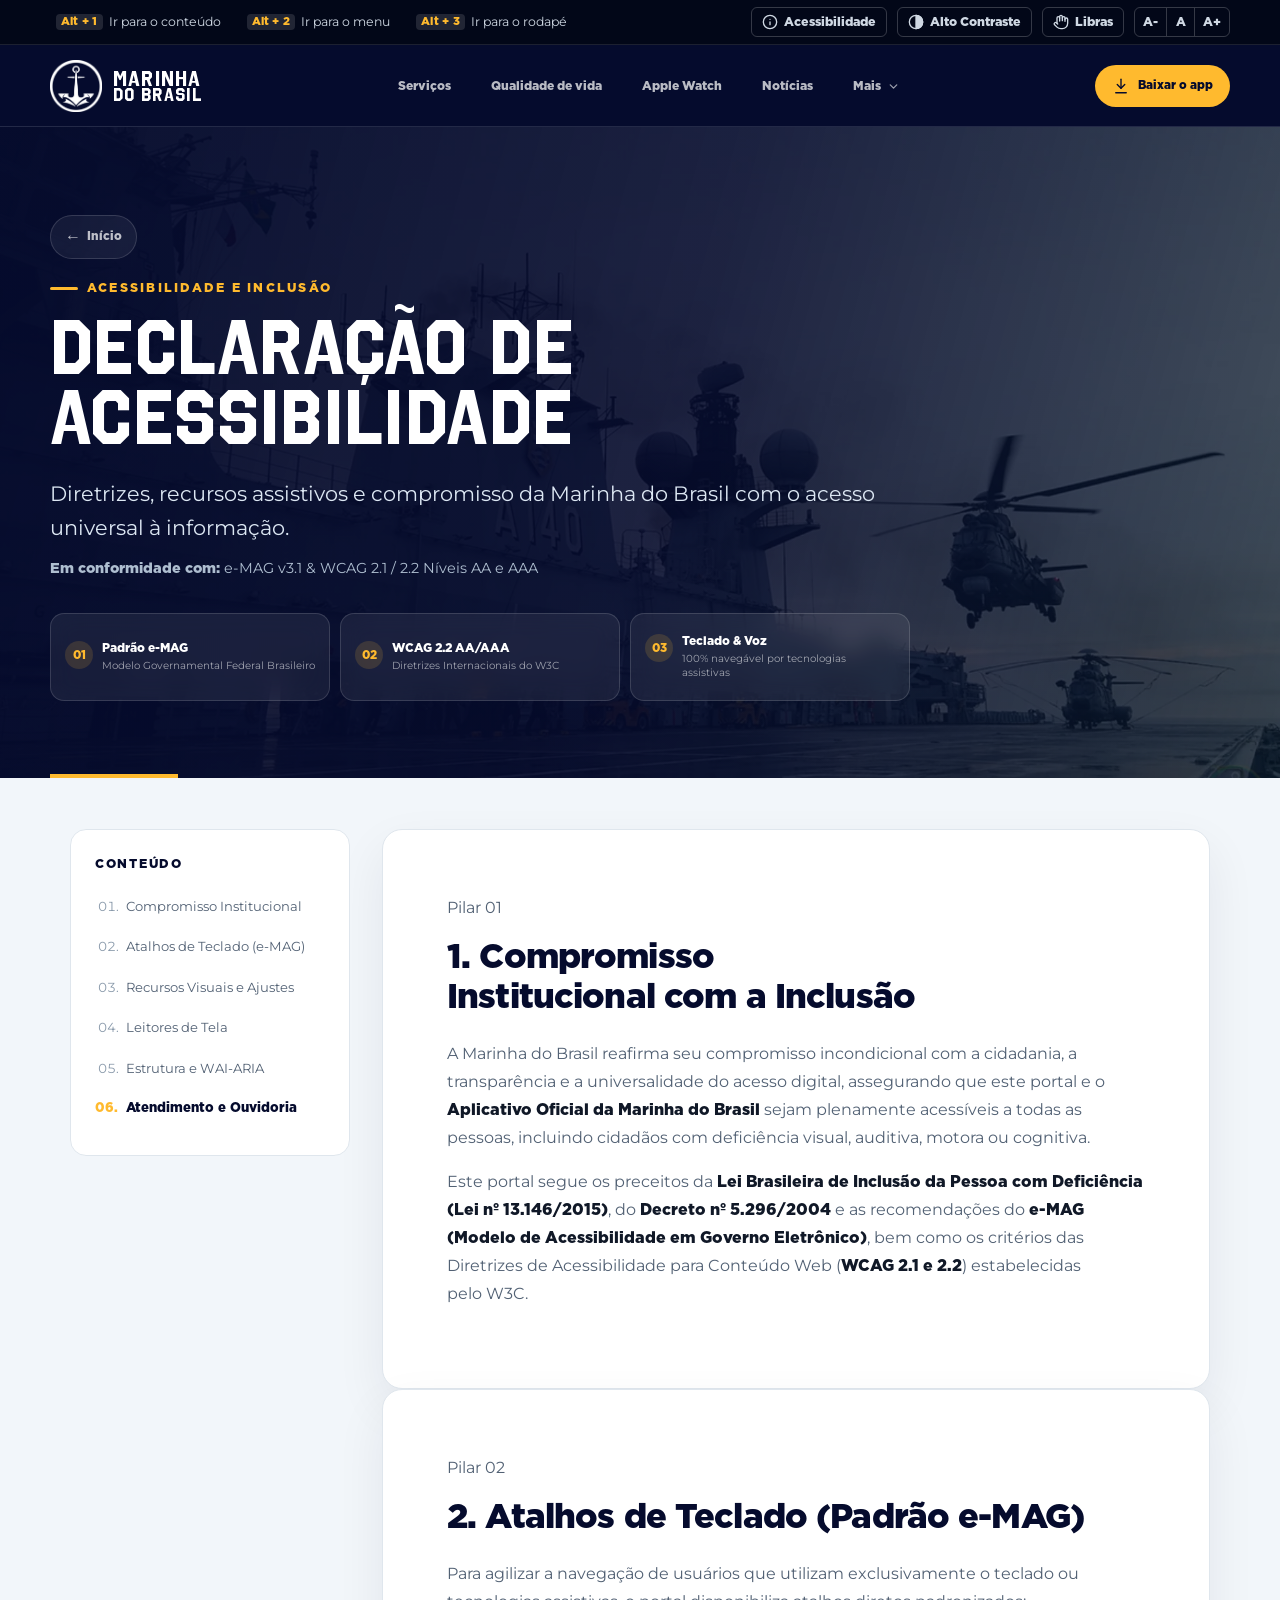
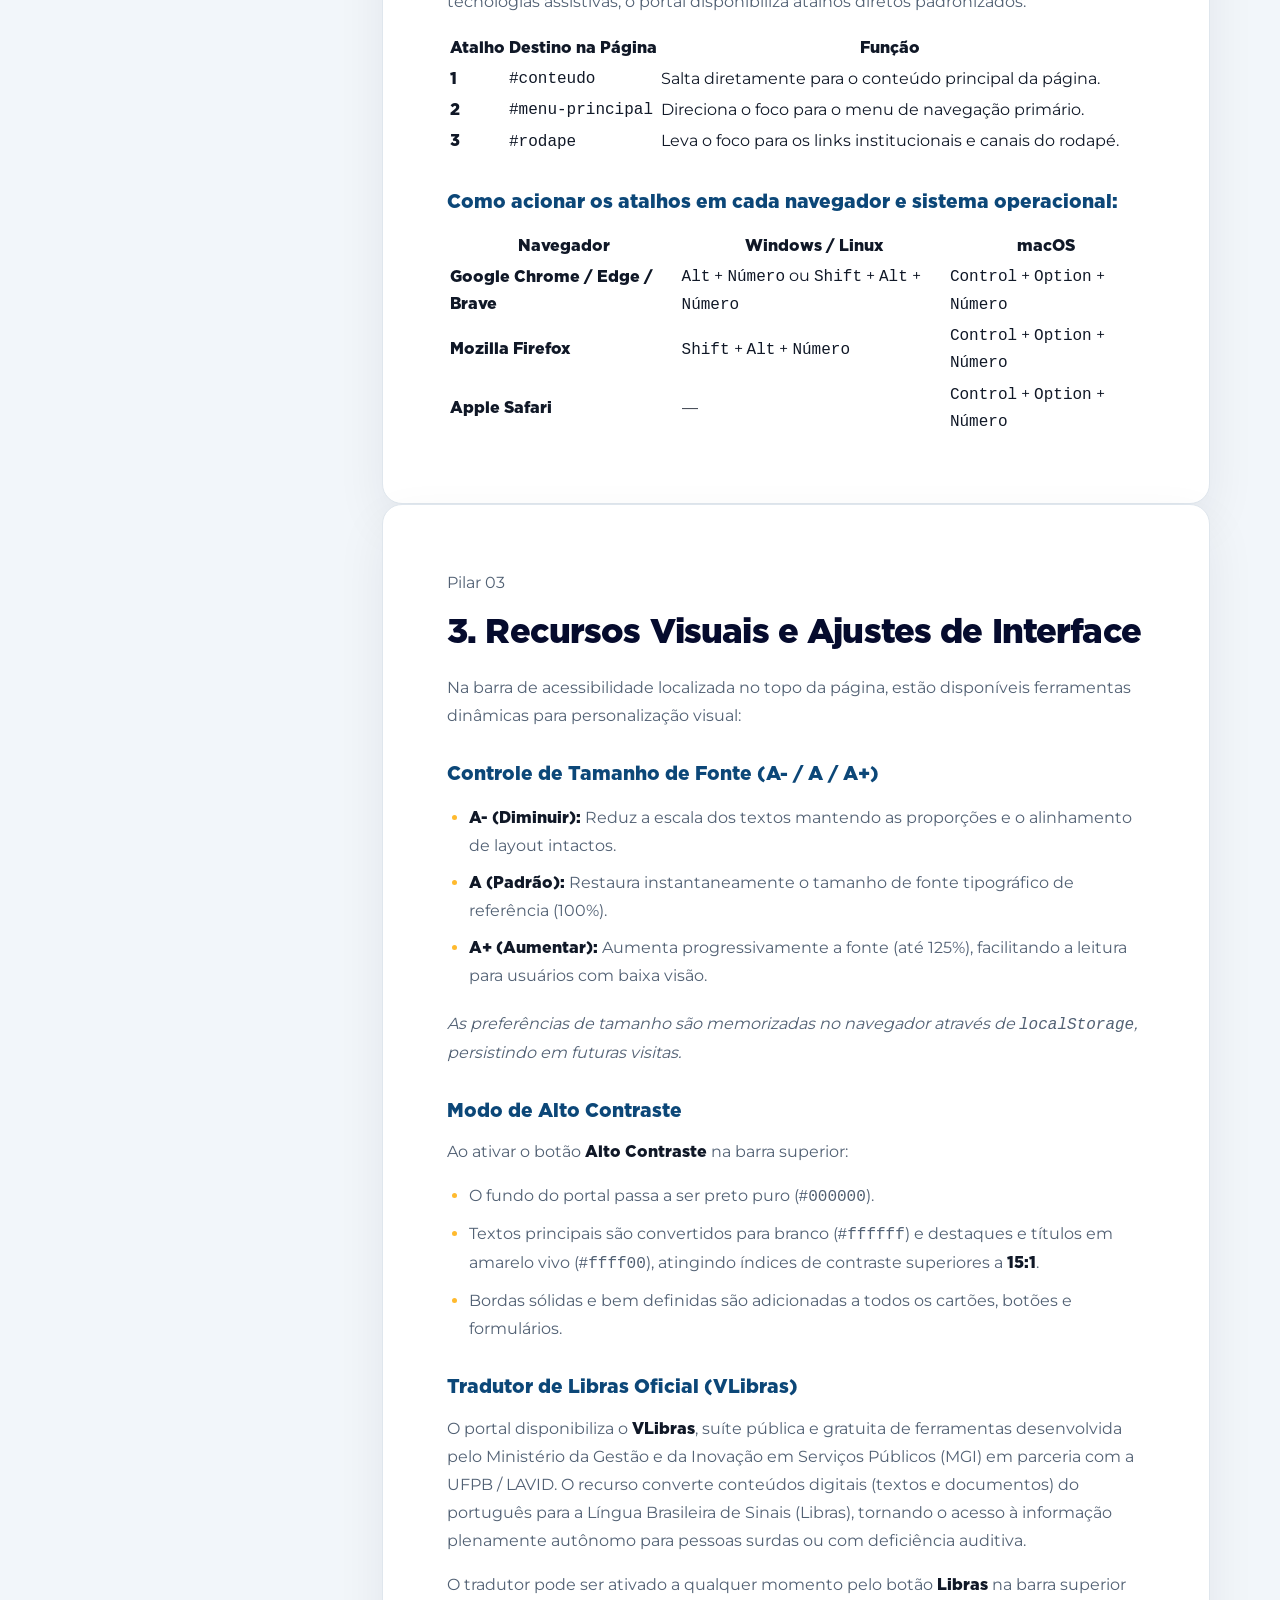
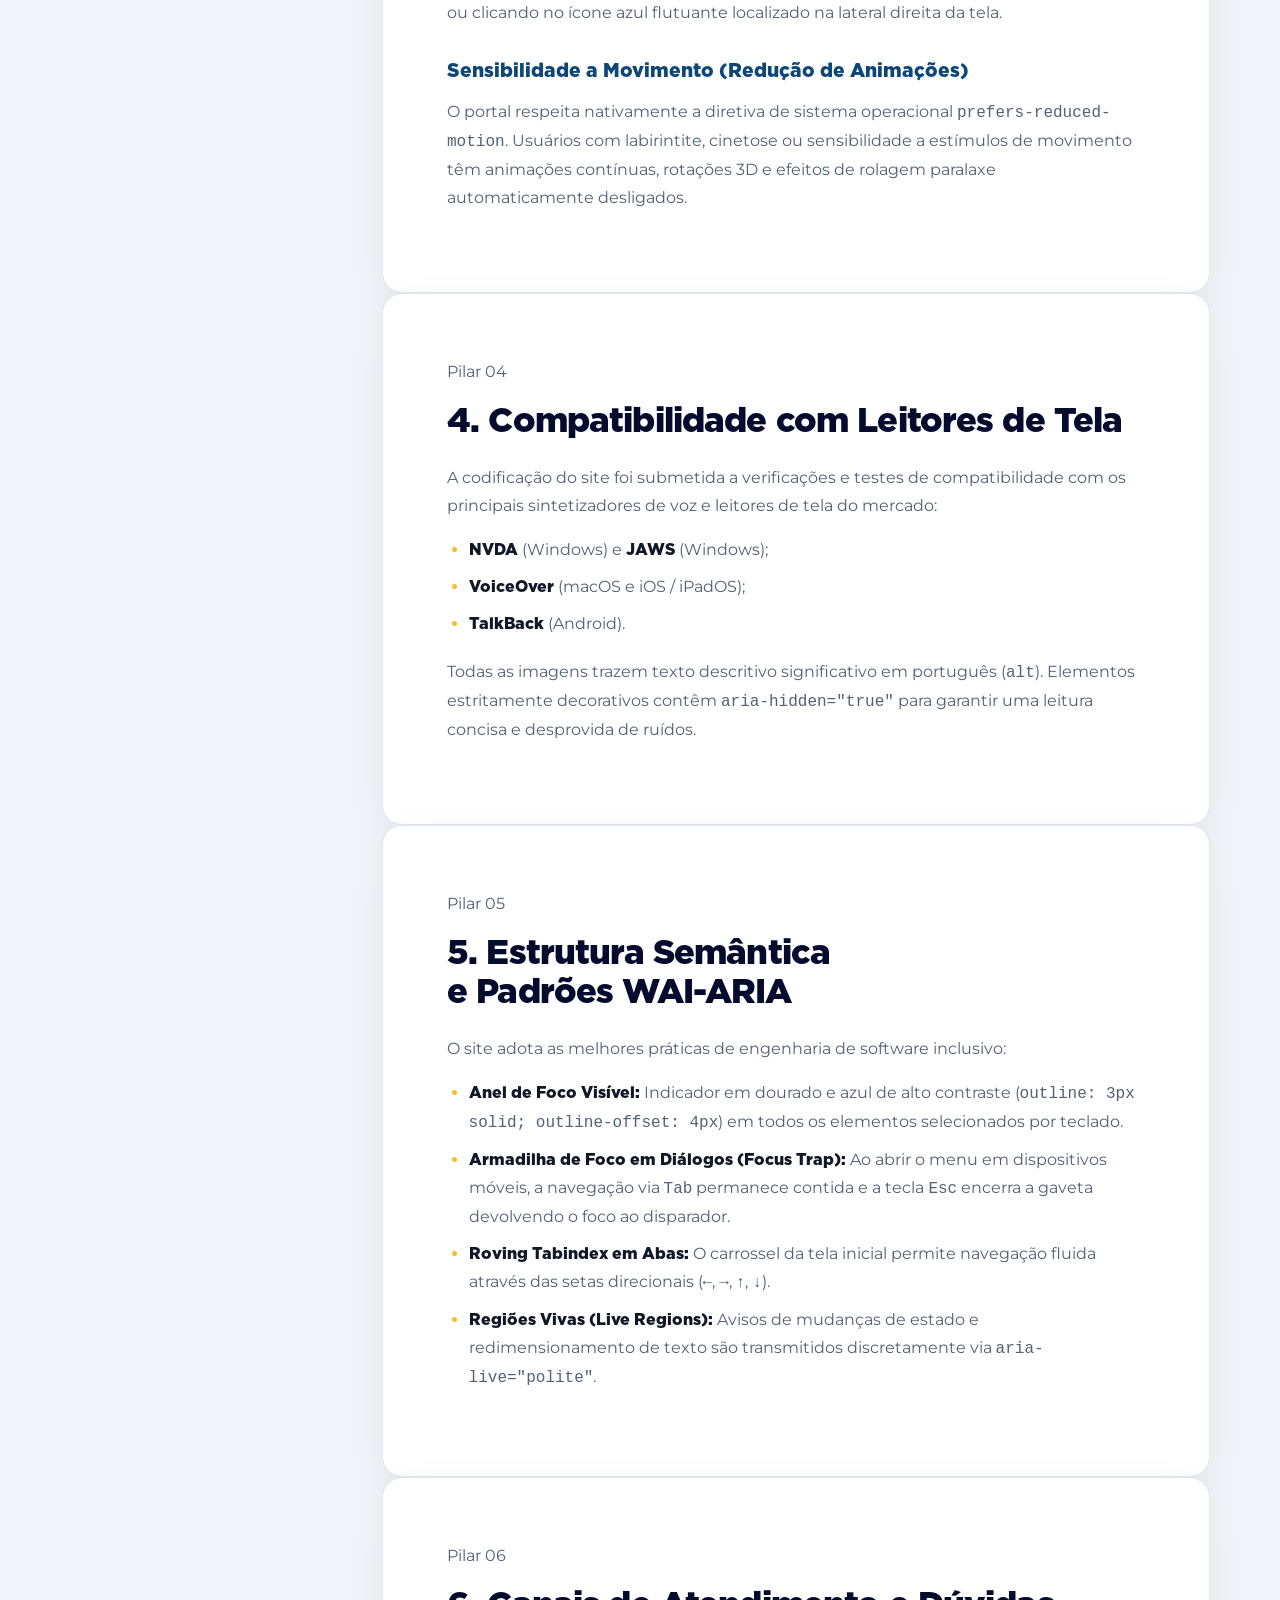
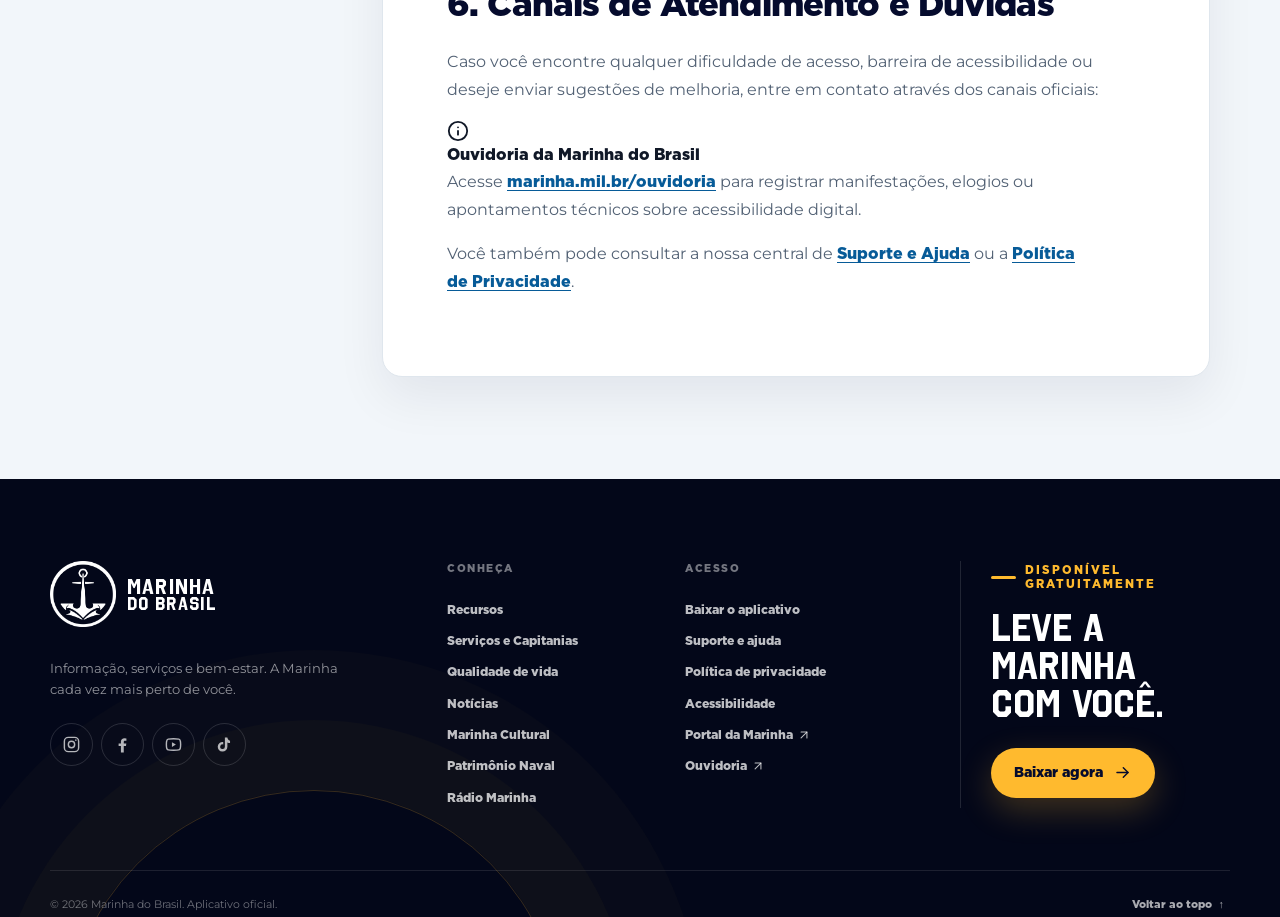
<file: acessibilidade.html>
<!DOCTYPE html>
<html lang="pt-BR">
  <head>
    <meta charset="UTF-8" />
    <meta name="viewport" content="width=device-width, initial-scale=1.0" />
    <title>Declaração de Acessibilidade — Aplicativo Marinha do Brasil</title>
    <meta
      name="description"
      content="Declaração de Acessibilidade do Aplicativo Marinha do Brasil. Conheça nossos recursos assistivos, atalhos de teclado e compromisso com o e-MAG e WCAG 2.1/2.2."
    />
    <meta name="robots" content="index, follow" />
    <meta name="theme-color" content="#050b2d" />
    
    <!-- Open Graph -->
    <meta property="og:title" content="Declaração de Acessibilidade — Aplicativo Marinha do Brasil" />
    <meta property="og:description" content="Compromisso da Marinha do Brasil com o acesso universal, em conformidade com o e-MAG e diretrizes WCAG 2.1/2.2." />
    <meta property="og:type" content="website" />
    <meta property="og:locale" content="pt_BR" />
    
    <!-- Favicon e Fontes -->
    <link rel="icon" type="image/jpeg" href="assets/images/app-icon.jpg" />
    <link rel="preload" href="assets/fonts/octin-college-bold.ttf" as="font" type="font/ttf" crossorigin />
    <link rel="stylesheet" href="css/global.css" />
    <link rel="stylesheet" href="css/legal.css" />
  </head>
  <body>
    <a class="skip-link" href="#conteudo">Pular para o conteúdo</a>

    <!-- Barra de Acessibilidade (Padrão e-MAG) -->
    <aside class="accessibility-bar" aria-label="Barra de acessibilidade">
      <div class="shell accessibility-shell">
        <ul class="accessibility-shortcuts" aria-label="Atalhos para as principais áreas da página">
          <li>
            <a href="#conteudo" accesskey="1">
              <span class="a11y-key">Alt + 1</span> Ir para o conteúdo
            </a>
          </li>
          <li>
            <a href="#menu-principal" accesskey="2">
              <span class="a11y-key">Alt + 2</span> Ir para o menu
            </a>
          </li>
          <li>
            <a href="#rodape" accesskey="3">
              <span class="a11y-key">Alt + 3</span> Ir para o rodapé
            </a>
          </li>
        </ul>

        <button class="a11y-panel-toggle" type="button" aria-expanded="false" aria-controls="accessibility-tools" data-a11y-panel-toggle>
          <span>Acessibilidade</span>
          <svg width="16" height="16" viewBox="0 0 24 24" fill="none" stroke="currentColor" stroke-width="2" aria-hidden="true"><path d="m6 9 6 6 6-6"/></svg>
        </button>
        <div class="accessibility-tools" id="accessibility-tools" aria-label="Ferramentas de acessibilidade">
          <a href="acessibilidade.html" class="a11y-link" aria-current="page">
            <svg xmlns="http://www.w3.org/2000/svg" width="16" height="16" viewBox="0 0 24 24" fill="none" stroke="currentColor" stroke-width="2" stroke-linecap="round" stroke-linejoin="round" aria-hidden="true"><circle cx="12" cy="12" r="10"/><path d="M12 16v-4"/><path d="M12 8h.01"/></svg>
            <span>Acessibilidade</span>
          </a>

          <button type="button" class="a11y-btn" data-a11y-contrast aria-pressed="false" title="Alternar modo de alto contraste">
            <svg xmlns="http://www.w3.org/2000/svg" width="16" height="16" viewBox="0 0 24 24" fill="none" stroke="currentColor" stroke-width="2" stroke-linecap="round" stroke-linejoin="round" aria-hidden="true"><circle cx="12" cy="12" r="10"/><path d="M12 2a10 10 0 0 1 0 20Z" fill="currentColor"/></svg>
            <span>Alto Contraste</span>
          </button>

          <button type="button" class="a11y-btn" data-a11y-vlibras title="Ativar tradutor de Libras (VLibras)" aria-label="Ativar tradutor de Língua Brasileira de Sinais">
            <svg xmlns="http://www.w3.org/2000/svg" width="16" height="16" viewBox="0 0 24 24" fill="none" stroke="currentColor" stroke-width="2" stroke-linecap="round" stroke-linejoin="round" aria-hidden="true"><path d="M18 11V6a2 2 0 0 0-2-2v0a2 2 0 0 0-2 2v0"/><path d="M14 10V4a2 2 0 0 0-2-2v0a2 2 0 0 0-2 2v2"/><path d="M10 10.5V6a2 2 0 0 0-2-2v0a2 2 0 0 0-2 2v8"/><path d="M18 8a2 2 0 1 1 4 0v6a8 8 0 0 1-8 8h-2c-2.8 0-4.5-.86-5.99-2.34l-3.6-3.6a2 2 0 0 1 2.83-2.82L7 15"/></svg>
            <span>Libras</span>
          </button>

          <div class="a11y-font-controls" role="group" aria-label="Controle do tamanho da fonte">
            <button type="button" class="a11y-btn a11y-btn--sm" data-a11y-font="decrease" title="Diminuir o tamanho do texto" aria-label="Diminuir o tamanho do texto">
              A-
            </button>
            <button type="button" class="a11y-btn a11y-btn--sm" data-a11y-font="reset" title="Restaurar tamanho padrão do texto" aria-label="Restaurar tamanho padrão do texto">
              A
            </button>
            <button type="button" class="a11y-btn a11y-btn--sm" data-a11y-font="increase" title="Aumentar o tamanho do texto" aria-label="Aumentar o tamanho do texto">
              A+
            </button>
          </div>
        </div>
      </div>
    </aside>

    <!-- Header Principal -->
    <header class="site-header" data-site-header>
      <div class="header-shell">
        <a class="brand" href="index.html" aria-label="Aplicativo Marinha do Brasil — página inicial">
          <img src="assets/images/logo-marinha-branca.webp" width="52" height="52" alt="Brasão da Marinha do Brasil" />
          <span class="brand-copy">
            <strong>MARINHA</strong>
            <small>DO BRASIL</small>
          </span>
          <span class="brand-product">Aplicativo oficial</span>
        </a>

        <nav id="menu-principal" class="desktop-nav" aria-label="Navegação principal">
          <a href="index.html#servicos">Serviços</a>
          <a href="index.html#qualidade-vida">Qualidade de vida</a>
          <a href="index.html#apple-watch">Apple Watch</a>
          <a href="index.html#noticias">Notícias</a>

          <div class="nav-dropdown" data-nav-dropdown>
            <button
              type="button"
              class="nav-dropdown-trigger"
              aria-expanded="false"
              aria-haspopup="true"
              id="dropdown-mais-btn"
            >
              <span>Mais</span>
              <svg class="dropdown-chevron" xmlns="http://www.w3.org/2000/svg" width="13" height="13" viewBox="0 0 24 24" fill="none" stroke="currentColor" stroke-width="2.4" stroke-linecap="round" stroke-linejoin="round" aria-hidden="true"><path d="m6 9 6 6 6-6"/></svg>
            </button>

            <div class="nav-dropdown-menu" role="menu" aria-labelledby="dropdown-mais-btn">

              <a href="index.html#recursos" class="dropdown-item" role="menuitem">
                <span class="dropdown-icon">
                  <svg xmlns="http://www.w3.org/2000/svg" width="17" height="17" viewBox="0 0 24 24" fill="none" stroke="currentColor" stroke-width="2" stroke-linecap="round" stroke-linejoin="round" aria-hidden="true"><rect x="3" y="3" width="7" height="7" rx="1"/><rect x="14" y="3" width="7" height="7" rx="1"/><rect x="3" y="14" width="7" height="7" rx="1"/><rect x="14" y="14" width="7" height="7" rx="1"/></svg>
                </span>
                <span class="dropdown-text">
                  <strong>Recursos</strong>
                  <small>Explore o aplicativo</small>
                </span>
              </a>

              <a href="index.html#radio" class="dropdown-item" role="menuitem">
                <span class="dropdown-icon">
                  <svg xmlns="http://www.w3.org/2000/svg" width="17" height="17" viewBox="0 0 24 24" fill="none" stroke="currentColor" stroke-width="2" stroke-linecap="round" stroke-linejoin="round" aria-hidden="true"><path d="M4.9 19.1C1 15.2 1 8.8 4.9 4.9"/><path d="M7.8 16.2c-2.3-2.3-2.3-6.1 0-8.5"/><circle cx="12" cy="12" r="2"/><path d="M16.2 7.8c2.3 2.3 2.3 6.1 0 8.5"/><path d="M19.1 4.9C23 8.8 23 15.1 19.1 19"/></svg>
                </span>
                <span class="dropdown-text">
                  <strong>Rádio Marinha</strong>
                  <small>Ao vivo 24 horas</small>
                </span>
              </a>

              <a href="index.html#cultura" class="dropdown-item" role="menuitem">
                <span class="dropdown-icon">
                  <svg xmlns="http://www.w3.org/2000/svg" width="17" height="17" viewBox="0 0 24 24" fill="none" stroke="currentColor" stroke-width="2" stroke-linecap="round" stroke-linejoin="round" aria-hidden="true"><path d="m12 3-1.912 5.813a2 2 0 0 1-1.275 1.275L3 12l5.813 1.912a2 2 0 0 1 1.275 1.275L12 21l1.912-5.813a2 2 0 0 1 1.275-1.275L21 12l-5.813-1.912a2 2 0 0 1-1.275-1.275L12 3Z"/></svg>
                </span>
                <span class="dropdown-text">
                  <strong>Cultura & Tradição</strong>
                  <small>Patrimônio naval</small>
                </span>
              </a>

              <div class="dropdown-divider"></div>

              <a href="suporte.html" class="dropdown-item" role="menuitem">
                <span class="dropdown-icon">
                  <svg xmlns="http://www.w3.org/2000/svg" width="17" height="17" viewBox="0 0 24 24" fill="none" stroke="currentColor" stroke-width="2" stroke-linecap="round" stroke-linejoin="round" aria-hidden="true"><circle cx="12" cy="12" r="10"/><path d="M9.09 9a3 3 0 0 1 5.83 1c0 2-3 3-3 3"/><path d="M12 17h.01"/></svg>
                </span>
                <span class="dropdown-text">
                  <strong>Suporte e Ajuda</strong>
                  <small>Atendimento e dúvidas</small>
                </span>
              </a>
            </div>
          </div>
        </nav>

        <div class="header-actions">
          <a class="header-download" aria-label="Baixar o aplicativo" href="index.html#download">
            <svg xmlns="http://www.w3.org/2000/svg" width="18" height="18" viewBox="0 0 24 24" fill="none" stroke="currentColor" stroke-width="1.8" stroke-linecap="round" stroke-linejoin="round" aria-hidden="true"><path d="M12 3v12"/><path d="m7 10 5 5 5-5"/><path d="M5 21h14"/></svg>
            <span>Baixar o app</span>
          </a>
          <button class="menu-toggle" type="button" aria-expanded="false" aria-controls="mobile-menu" data-menu-toggle>
            <span class="sr-only">Abrir menu</span>
            <span data-menu-open>
              <svg xmlns="http://www.w3.org/2000/svg" width="24" height="24" viewBox="0 0 24 24" fill="none" stroke="currentColor" stroke-width="1.8" stroke-linecap="round" stroke-linejoin="round" aria-hidden="true"><path d="M4 7h16"/><path d="M4 12h16"/><path d="M4 17h16"/></svg>
            </span>
            <span data-menu-close hidden>
              <svg xmlns="http://www.w3.org/2000/svg" width="24" height="24" viewBox="0 0 24 24" fill="none" stroke="currentColor" stroke-width="1.8" stroke-linecap="round" stroke-linejoin="round" aria-hidden="true"><path d="M6 6l12 12"/><path d="M18 6 6 18"/></svg>
            </span>
          </button>
        </div>
      </div>

      <!-- Menu Mobile -->
      <div class="mobile-menu" id="mobile-menu" data-mobile-menu hidden>
        <nav aria-label="Navegação móvel">
          <a href="index.html#servicos" style="--menu-index: 0"><span>01</span>Serviços <svg xmlns="http://www.w3.org/2000/svg" width="19" height="19" viewBox="0 0 24 24" fill="none" stroke="currentColor" stroke-width="1.8" stroke-linecap="round" stroke-linejoin="round" aria-hidden="true"><path d="M7 17 17 7"/><path d="M7 7h10v10"/></svg></a>
          <a href="index.html#qualidade-vida" style="--menu-index: 1"><span>02</span>Qualidade de vida <svg xmlns="http://www.w3.org/2000/svg" width="19" height="19" viewBox="0 0 24 24" fill="none" stroke="currentColor" stroke-width="1.8" stroke-linecap="round" stroke-linejoin="round" aria-hidden="true"><path d="M7 17 17 7"/><path d="M7 7h10v10"/></svg></a>
          <a href="index.html#apple-watch" style="--menu-index: 2"><span>03</span>Apple Watch <svg xmlns="http://www.w3.org/2000/svg" width="19" height="19" viewBox="0 0 24 24" fill="none" stroke="currentColor" stroke-width="1.8" stroke-linecap="round" stroke-linejoin="round" aria-hidden="true"><path d="M7 17 17 7"/><path d="M7 7h10v10"/></svg></a>
          <a href="index.html#noticias" style="--menu-index: 3"><span>04</span>Notícias <svg xmlns="http://www.w3.org/2000/svg" width="19" height="19" viewBox="0 0 24 24" fill="none" stroke="currentColor" stroke-width="1.8" stroke-linecap="round" stroke-linejoin="round" aria-hidden="true"><path d="M7 17 17 7"/><path d="M7 7h10v10"/></svg></a>
          <a href="index.html#radio" style="--menu-index: 4"><span>05</span>Rádio <svg xmlns="http://www.w3.org/2000/svg" width="19" height="19" viewBox="0 0 24 24" fill="none" stroke="currentColor" stroke-width="1.8" stroke-linecap="round" stroke-linejoin="round" aria-hidden="true"><path d="M7 17 17 7"/><path d="M7 7h10v10"/></svg></a>
          <a href="index.html#cultura" style="--menu-index: 5"><span>06</span>Cultura & Tradição <svg xmlns="http://www.w3.org/2000/svg" width="19" height="19" viewBox="0 0 24 24" fill="none" stroke="currentColor" stroke-width="1.8" stroke-linecap="round" stroke-linejoin="round" aria-hidden="true"><path d="M7 17 17 7"/><path d="M7 7h10v10"/></svg></a>
          <a href="suporte.html" style="--menu-index: 6"><span>07</span>Suporte e Ajuda <svg xmlns="http://www.w3.org/2000/svg" width="19" height="19" viewBox="0 0 24 24" fill="none" stroke="currentColor" stroke-width="1.8" stroke-linecap="round" stroke-linejoin="round" aria-hidden="true"><path d="M7 17 17 7"/><path d="M7 7h10v10"/></svg></a>
          <a href="privacidade.html" style="--menu-index: 7"><span>08</span>Privacidade <svg xmlns="http://www.w3.org/2000/svg" width="19" height="19" viewBox="0 0 24 24" fill="none" stroke="currentColor" stroke-width="1.8" stroke-linecap="round" stroke-linejoin="round" aria-hidden="true"><path d="M7 17 17 7"/><path d="M7 7h10v10"/></svg></a>
          <a href="acessibilidade.html" style="--menu-index: 9" aria-current="page"><span>10</span>Acessibilidade <svg xmlns="http://www.w3.org/2000/svg" width="19" height="19" viewBox="0 0 24 24" fill="none" stroke="currentColor" stroke-width="1.8" stroke-linecap="round" stroke-linejoin="round" aria-hidden="true"><path d="M7 17 17 7"/><path d="M7 7h10v10"/></svg></a>
        </nav>
        <div class="mobile-menu-footer">
          <a href="index.html#download" class="button button-primary">
            <svg xmlns="http://www.w3.org/2000/svg" width="18" height="18" viewBox="0 0 24 24" fill="none" stroke="currentColor" stroke-width="1.8" stroke-linecap="round" stroke-linejoin="round" aria-hidden="true"><path d="M12 3v12"/><path d="m7 10 5 5 5-5"/><path d="M5 21h14"/></svg>
            Baixar agora
          </a>
          <a href="https://www.marinha.mil.br/ouvidoria" target="_blank" rel="noopener noreferrer">
            Ouvidoria
            <svg xmlns="http://www.w3.org/2000/svg" width="16" height="16" viewBox="0 0 24 24" fill="none" stroke="currentColor" stroke-width="1.8" stroke-linecap="round" stroke-linejoin="round" aria-hidden="true"><path d="M7 17 17 7"/><path d="M7 7h10v10"/></svg>
          </a>
        </div>
      </div>
    </header>

    <main id="conteudo">
      <div class="legal-page">
        <header class="legal-hero">
          <div class="legal-hero__content">
            <a class="back-link" href="index.html" aria-label="Voltar para a página inicial">
              <span aria-hidden="true">←</span>
              Início
            </a>
            <p class="eyebrow">Acessibilidade e Inclusão</p>
            <h1>Declaração de Acessibilidade</h1>
            <p class="legal-hero__lead">Diretrizes, recursos assistivos e compromisso da Marinha do Brasil com o acesso universal à informação.</p>
            <p class="legal-hero__meta">
              <strong>Em conformidade com:</strong>
              e-MAG v3.1 &amp; WCAG 2.1 / 2.2 Níveis AA e AAA
            </p>
            <ul class="legal-hero__highlights" aria-label="Principais pilares de acessibilidade">
              <li>
                <span>01</span>
                <strong>Padrão e-MAG</strong>
                <small>Modelo Governamental Federal Brasileiro</small>
              </li>
              <li>
                <span>02</span>
                <strong>WCAG 2.2 AA/AAA</strong>
                <small>Diretrizes Internacionais do W3C</small>
              </li>
              <li>
                <span>03</span>
                <strong>Teclado &amp; Voz</strong>
                <small>100% navegável por tecnologias assistivas</small>
              </li>
            </ul>
          </div>
        </header>

        <div class="legal-shell">
          <nav class="legal-toc" aria-label="Sumário da declaração de acessibilidade">
            <h2 class="legal-toc__title">Conteúdo</h2>
            <ol>
              <li><a href="#compromisso">Compromisso Institucional</a></li>
              <li><a href="#atalhos">Atalhos de Teclado (e-MAG)</a></li>
              <li><a href="#recursos-visuais">Recursos Visuais e Ajustes</a></li>
              <li><a href="#leitores-tela">Leitores de Tela</a></li>
              <li><a href="#semantica">Estrutura e WAI-ARIA</a></li>
              <li><a href="#atendimento">Atendimento e Ouvidoria</a></li>
            </ol>
          </nav>

          <article class="legal-content">
            <section id="compromisso" class="legal-card" aria-labelledby="heading-compromisso">
              <p class="legal-badge">Pilar 01</p>
              <h2 id="heading-compromisso">1. Compromisso Institucional com a Inclusão</h2>
              <p>A Marinha do Brasil reafirma seu compromisso incondicional com a cidadania, a transparência e a universalidade do acesso digital, assegurando que este portal e o <strong>Aplicativo Oficial da Marinha do Brasil</strong> sejam plenamente acessíveis a todas as pessoas, incluindo cidadãos com deficiência visual, auditiva, motora ou cognitiva.</p>
              <p>Este portal segue os preceitos da <strong>Lei Brasileira de Inclusão da Pessoa com Deficiência (Lei nº 13.146/2015)</strong>, do <strong>Decreto nº 5.296/2004</strong> e as recomendações do <strong>e-MAG (Modelo de Acessibilidade em Governo Eletrônico)</strong>, bem como os critérios das Diretrizes de Acessibilidade para Conteúdo Web (<strong>WCAG 2.1 e 2.2</strong>) estabelecidas pelo W3C.</p>
            </section>

            <section id="atalhos" class="legal-card" aria-labelledby="heading-atalhos">
              <p class="legal-badge">Pilar 02</p>
              <h2 id="heading-atalhos">2. Atalhos de Teclado (Padrão e-MAG)</h2>
              <p>Para agilizar a navegação de usuários que utilizam exclusivamente o teclado ou tecnologias assistivas, o portal disponibiliza atalhos diretos padronizados:</p>
              
              <div class="table-responsive">
                <table>
                  <thead>
                    <tr>
                      <th scope="col">Atalho</th>
                      <th scope="col">Destino na Página</th>
                      <th scope="col">Função</th>
                    </tr>
                  </thead>
                  <tbody>
                    <tr>
                      <td><strong>1</strong></td>
                      <td><code>#conteudo</code></td>
                      <td>Salta diretamente para o conteúdo principal da página.</td>
                    </tr>
                    <tr>
                      <td><strong>2</strong></td>
                      <td><code>#menu-principal</code></td>
                      <td>Direciona o foco para o menu de navegação primário.</td>
                    </tr>
                    <tr>
                      <td><strong>3</strong></td>
                      <td><code>#rodape</code></td>
                      <td>Leva o foco para os links institucionais e canais do rodapé.</td>
                    </tr>
                  </tbody>
                </table>
              </div>

              <h3>Como acionar os atalhos em cada navegador e sistema operacional:</h3>
              <div class="table-responsive">
                <table>
                  <thead>
                    <tr>
                      <th scope="col">Navegador</th>
                      <th scope="col">Windows / Linux</th>
                      <th scope="col">macOS</th>
                    </tr>
                  </thead>
                  <tbody>
                    <tr>
                      <td><strong>Google Chrome / Edge / Brave</strong></td>
                      <td><kbd>Alt</kbd> + <kbd>Número</kbd> ou <kbd>Shift</kbd> + <kbd>Alt</kbd> + <kbd>Número</kbd></td>
                      <td><kbd>Control</kbd> + <kbd>Option</kbd> + <kbd>Número</kbd></td>
                    </tr>
                    <tr>
                      <td><strong>Mozilla Firefox</strong></td>
                      <td><kbd>Shift</kbd> + <kbd>Alt</kbd> + <kbd>Número</kbd></td>
                      <td><kbd>Control</kbd> + <kbd>Option</kbd> + <kbd>Número</kbd></td>
                    </tr>
                    <tr>
                      <td><strong>Apple Safari</strong></td>
                      <td>—</td>
                      <td><kbd>Control</kbd> + <kbd>Option</kbd> + <kbd>Número</kbd></td>
                    </tr>
                  </tbody>
                </table>
              </div>
            </section>

            <section id="recursos-visuais" class="legal-card" aria-labelledby="heading-recursos-visuais">
              <p class="legal-badge">Pilar 03</p>
              <h2 id="heading-recursos-visuais">3. Recursos Visuais e Ajustes de Interface</h2>
              <p>Na barra de acessibilidade localizada no topo da página, estão disponíveis ferramentas dinâmicas para personalização visual:</p>
              
              <h3>Controle de Tamanho de Fonte (A- / A / A+)</h3>
              <ul>
                <li><strong>A- (Diminuir):</strong> Reduz a escala dos textos mantendo as proporções e o alinhamento de layout intactos.</li>
                <li><strong>A (Padrão):</strong> Restaura instantaneamente o tamanho de fonte tipográfico de referência (100%).</li>
                <li><strong>A+ (Aumentar):</strong> Aumenta progressivamente a fonte (até 125%), facilitando a leitura para usuários com baixa visão.</li>
              </ul>
              <p><em>As preferências de tamanho são memorizadas no navegador através de <code>localStorage</code>, persistindo em futuras visitas.</em></p>

              <h3>Modo de Alto Contraste</h3>
              <p>Ao ativar o botão <strong>Alto Contraste</strong> na barra superior:</p>
              <ul>
                <li>O fundo do portal passa a ser preto puro (<code>#000000</code>).</li>
                <li>Textos principais são convertidos para branco (<code>#ffffff</code>) e destaques e títulos em amarelo vivo (<code>#ffff00</code>), atingindo índices de contraste superiores a <strong>15:1</strong>.</li>
                <li>Bordas sólidas e bem definidas são adicionadas a todos os cartões, botões e formulários.</li>
              </ul>

              <h3>Tradutor de Libras Oficial (VLibras)</h3>
              <p>O portal disponibiliza o <strong>VLibras</strong>, suíte pública e gratuita de ferramentas desenvolvida pelo Ministério da Gestão e da Inovação em Serviços Públicos (MGI) em parceria com a UFPB / LAVID. O recurso converte conteúdos digitais (textos e documentos) do português para a Língua Brasileira de Sinais (Libras), tornando o acesso à informação plenamente autônomo para pessoas surdas ou com deficiência auditiva.</p>
              <p>O tradutor pode ser ativado a qualquer momento pelo botão <strong>Libras</strong> na barra superior ou clicando no ícone azul flutuante localizado na lateral direita da tela.</p>

              <h3>Sensibilidade a Movimento (Redução de Animações)</h3>
              <p>O portal respeita nativamente a diretiva de sistema operacional <code>prefers-reduced-motion</code>. Usuários com labirintite, cinetose ou sensibilidade a estímulos de movimento têm animações contínuas, rotações 3D e efeitos de rolagem paralaxe automaticamente desligados.</p>
            </section>

            <section id="leitores-tela" class="legal-card" aria-labelledby="heading-leitores-tela">
              <p class="legal-badge">Pilar 04</p>
              <h2 id="heading-leitores-tela">4. Compatibilidade com Leitores de Tela</h2>
              <p>A codificação do site foi submetida a verificações e testes de compatibilidade com os principais sintetizadores de voz e leitores de tela do mercado:</p>
              <ul>
                <li><strong>NVDA</strong> (Windows) e <strong>JAWS</strong> (Windows);</li>
                <li><strong>VoiceOver</strong> (macOS e iOS / iPadOS);</li>
                <li><strong>TalkBack</strong> (Android).</li>
              </ul>
              <p>Todas as imagens trazem texto descritivo significativo em português (<code>alt</code>). Elementos estritamente decorativos contêm <code>aria-hidden="true"</code> para garantir uma leitura concisa e desprovida de ruídos.</p>
            </section>

            <section id="semantica" class="legal-card" aria-labelledby="heading-semantica">
              <p class="legal-badge">Pilar 05</p>
              <h2 id="heading-semantica">5. Estrutura Semântica e Padrões WAI-ARIA</h2>
              <p>O site adota as melhores práticas de engenharia de software inclusivo:</p>
              <ul>
                <li><strong>Anel de Foco Visível:</strong> Indicador em dourado e azul de alto contraste (<code>outline: 3px solid; outline-offset: 4px</code>) em todos os elementos selecionados por teclado.</li>
                <li><strong>Armadilha de Foco em Diálogos (Focus Trap):</strong> Ao abrir o menu em dispositivos móveis, a navegação via <kbd>Tab</kbd> permanece contida e a tecla <kbd>Esc</kbd> encerra a gaveta devolvendo o foco ao disparador.</li>
                <li><strong>Roving Tabindex em Abas:</strong> O carrossel da tela inicial permite navegação fluida através das setas direcionais (<kbd>←</kbd>, <kbd>→</kbd>, <kbd>↑</kbd>, <kbd>↓</kbd>).</li>
                <li><strong>Regiões Vivas (Live Regions):</strong> Avisos de mudanças de estado e redimensionamento de texto são transmitidos discretamente via <code>aria-live="polite"</code>.</li>
              </ul>
            </section>

            <section id="atendimento" class="legal-card" aria-labelledby="heading-atendimento">
              <p class="legal-badge">Pilar 06</p>
              <h2 id="heading-atendimento">6. Canais de Atendimento e Dúvidas</h2>
              <p>Caso você encontre qualquer dificuldade de acesso, barreira de acessibilidade ou deseje enviar sugestões de melhoria, entre em contato através dos canais oficiais:</p>
              <div class="legal-callout">
                <svg xmlns="http://www.w3.org/2000/svg" width="22" height="22" viewBox="0 0 24 24" fill="none" stroke="currentColor" stroke-width="2" stroke-linecap="round" stroke-linejoin="round" aria-hidden="true"><circle cx="12" cy="12" r="10"/><path d="M12 16v-4"/><path d="M12 8h.01"/></svg>
                <div>
                  <strong>Ouvidoria da Marinha do Brasil</strong>
                  <p>Acesse <a href="https://www.marinha.mil.br/ouvidoria" target="_blank" rel="noopener noreferrer">marinha.mil.br/ouvidoria</a> para registrar manifestações, elogios ou apontamentos técnicos sobre acessibilidade digital.</p>
                </div>
              </div>
              <p>Você também pode consultar a nossa central de <a href="suporte.html">Suporte e Ajuda</a> ou a <a href="privacidade.html">Política de Privacidade</a>.</p>
            </section>
          </article>
        </div>
      </div>
    </main>

    <!-- Rodapé Principal -->
    <footer id="rodape" class="site-footer">
      <div class="footer-top shell">
        <div class="footer-brand">
          <a class="brand" href="index.html" aria-label="Página inicial do Aplicativo Marinha do Brasil">
            <img src="assets/images/logo-marinha-branca.webp" width="66" height="66" alt="Brasão da Marinha do Brasil" loading="lazy" />
            <span class="brand-copy"><strong>MARINHA</strong><small>DO BRASIL</small></span>
          </a>
          <p>Informação, serviços e bem-estar. A Marinha cada vez mais perto de você.</p>
          <div class="social-links" aria-label="Redes sociais da Marinha do Brasil">
            <a href="https://www.instagram.com/marinhaoficial/" target="_blank" rel="noopener noreferrer" aria-label="Instagram da Marinha do Brasil"><svg viewBox="0 0 24 24" aria-hidden="true"><rect x="3" y="3" width="18" height="18" rx="5"/><circle cx="12" cy="12" r="4"/><circle cx="17.5" cy="6.5" r="1" class="social-fill"/></svg></a>
            <a href="https://www.facebook.com/marinhaoficial/" target="_blank" rel="noopener noreferrer" aria-label="Facebook da Marinha do Brasil"><svg viewBox="0 0 24 24" aria-hidden="true" class="social-brand-fill"><path d="M13.6 22v-8h2.8l.42-3.2H13.6V8.75c0-.93.26-1.56 1.62-1.56h1.73V4.33A23 23 0 0 0 14.43 4C11.9 4 10 5.52 10 8.31v2.49H7.1V14H10v8h3.6Z"/></svg></a>
            <a href="https://www.youtube.com/@marinhaoficial" target="_blank" rel="noopener noreferrer" aria-label="YouTube da Marinha do Brasil"><svg viewBox="0 0 24 24" aria-hidden="true"><path d="M21 12c0 2.2-.25 4.1-.55 5.05a2.5 2.5 0 0 1-1.75 1.75c-1.55.42-6.7.42-6.7.42s-5.15 0-6.7-.42a2.5 2.5 0 0 1-1.75-1.75C3.25 16.1 3 14.2 3 12s.25-4.1.55-5.05A2.5 2.5 0 0 1 5.3 5.2c1.55-.42 6.7-.42 6.7-.42s5.15 0 6.7.42a2.5 2.5 0 0 1 1.75 1.75C20.75 7.9 21 9.8 21 12Z"/><path d="m10 9 5 3-5 3V9Z" class="social-fill"/></svg></a>
            <a href="https://www.tiktok.com/@marinhadobrasiloficial" target="_blank" rel="noopener noreferrer" aria-label="TikTok da Marinha do Brasil"><svg viewBox="0 0 24 24" aria-hidden="true" class="social-brand-fill"><path d="M15.6 3c.25 1.9 1.35 3.45 3.4 4.15v3.1a8.1 8.1 0 0 1-3.35-.78v5.42A6.1 6.1 0 1 1 10.4 8.8v3.18a2.95 2.95 0 1 0 2.08 2.82V3h3.12Z"/></svg></a>
          </div>
        </div>
        <div class="footer-column">
          <h2>Conheça</h2>
          <a href="index.html#recursos">Recursos</a>
          <a href="index.html#servicos">Serviços e Capitanias</a>
          <a href="index.html#qualidade-vida">Qualidade de vida</a>
          <a href="index.html#noticias">Notícias</a>
          <a href="index.html#cultura">Marinha Cultural</a>
          <a href="index.html#patrimonio">Patrimônio Naval</a>
          <a href="index.html#radio">Rádio Marinha</a>
        </div>
        <div class="footer-column">
          <h2>Acesso</h2>
          <a href="index.html#download">Baixar o aplicativo</a>
          <a href="suporte.html">Suporte e ajuda</a>
          <a href="privacidade.html">Política de privacidade</a>
          <a href="acessibilidade.html" aria-current="page">Acessibilidade</a>
          <a href="https://www.marinha.mil.br/" target="_blank" rel="noopener noreferrer">
            Portal da Marinha
            <svg xmlns="http://www.w3.org/2000/svg" width="14" height="14" viewBox="0 0 24 24" fill="none" stroke="currentColor" stroke-width="1.8" stroke-linecap="round" stroke-linejoin="round" aria-hidden="true"><path d="M7 17 17 7"/><path d="M7 7h10v10"/></svg>
          </a>
          <a href="https://www.marinha.mil.br/ouvidoria" target="_blank" rel="noopener noreferrer">
            Ouvidoria
            <svg xmlns="http://www.w3.org/2000/svg" width="14" height="14" viewBox="0 0 24 24" fill="none" stroke="currentColor" stroke-width="1.8" stroke-linecap="round" stroke-linejoin="round" aria-hidden="true"><path d="M7 17 17 7"/><path d="M7 7h10v10"/></svg>
          </a>
        </div>
        <div class="footer-cta">
          <span class="eyebrow">Disponível gratuitamente</span>
          <h2>Leve a Marinha com você.</h2>
          <a class="button button-gold" href="index.html#download">
            Baixar agora
            <svg xmlns="http://www.w3.org/2000/svg" width="19" height="19" viewBox="0 0 24 24" fill="none" stroke="currentColor" stroke-width="1.8" stroke-linecap="round" stroke-linejoin="round" aria-hidden="true"><path d="M5 12h14"/><path d="m13 6 6 6-6 6"/></svg>
          </a>
        </div>
      </div>
      <div class="footer-bottom shell">
        <p>© 2026 Marinha do Brasil. Aplicativo oficial.</p>
        <button type="button" data-back-to-top>Voltar ao topo <span aria-hidden="true">↑</span></button>
      </div>
    </footer>

    <!-- Região viva para anúncios assistivos -->
    <div id="a11y-live-feedback" class="sr-only" aria-live="polite"></div>

    <!-- VLibras: Tradutor de Libras Oficial do Governo Federal -->
    <div vw class="enabled">
      <div vw-access-button class="active"></div>
      <div vw-plugin-wrapper>
        <div class="vw-plugin-top-wrapper"></div>
      </div>
    </div>
    <script src="https://vlibras.gov.br/app/vlibras-plugin.js"></script>
    <script>
      new window.VLibras.Widget('https://vlibras.gov.br/app');
    </script>

    <script src="js/site.js"></script>
  </body>
</html>
</file>
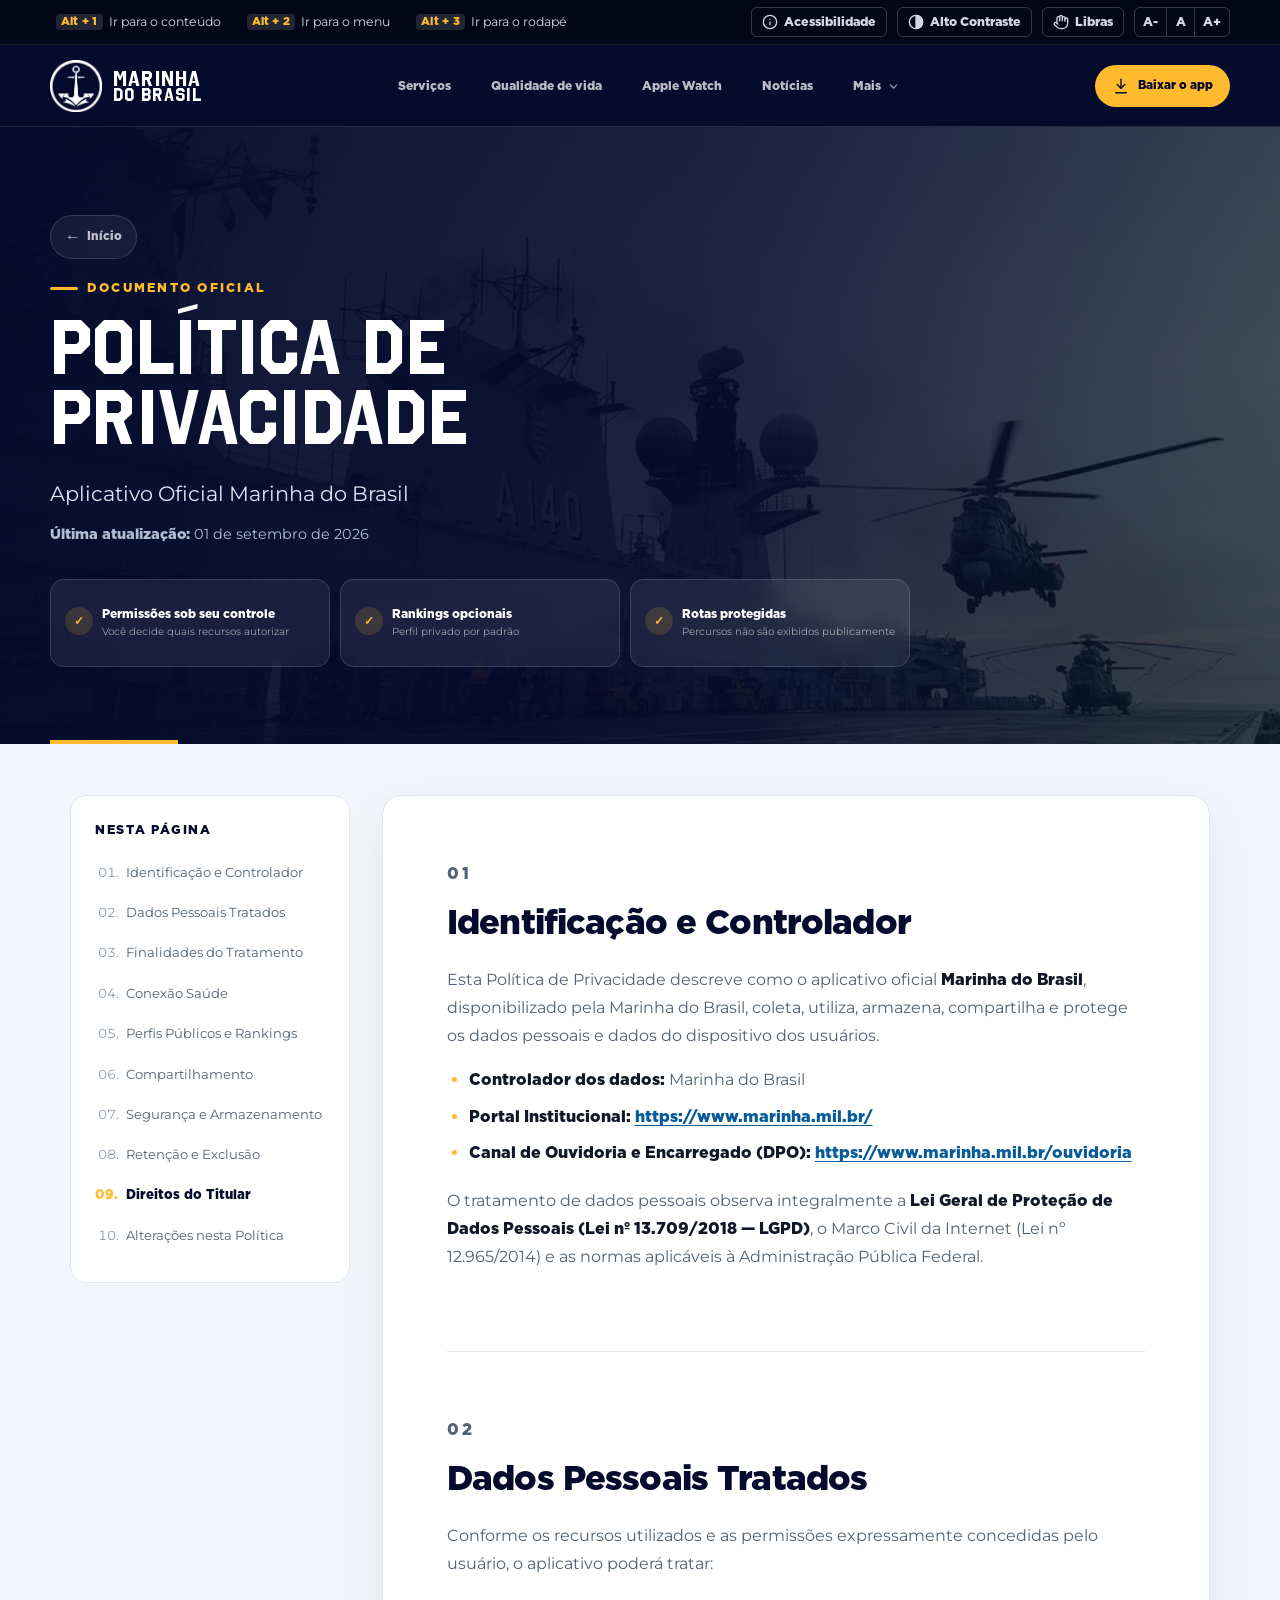
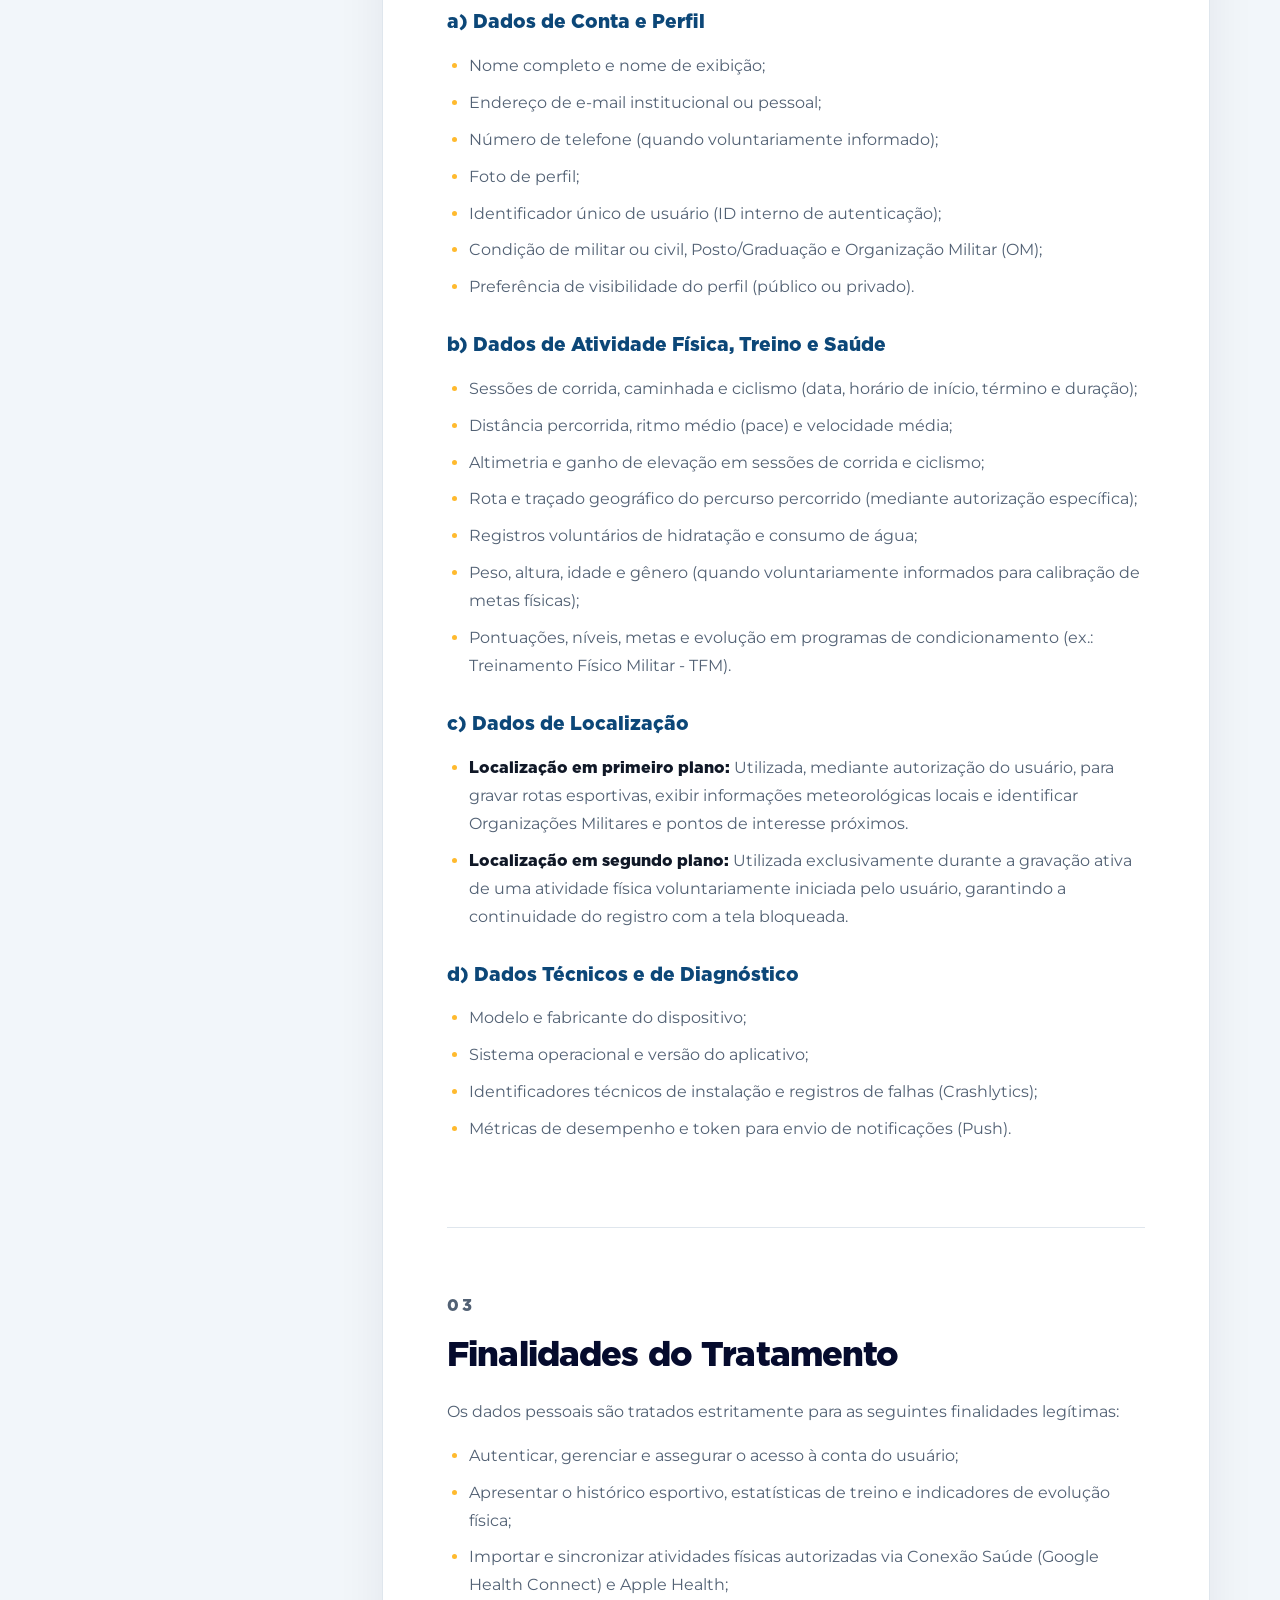
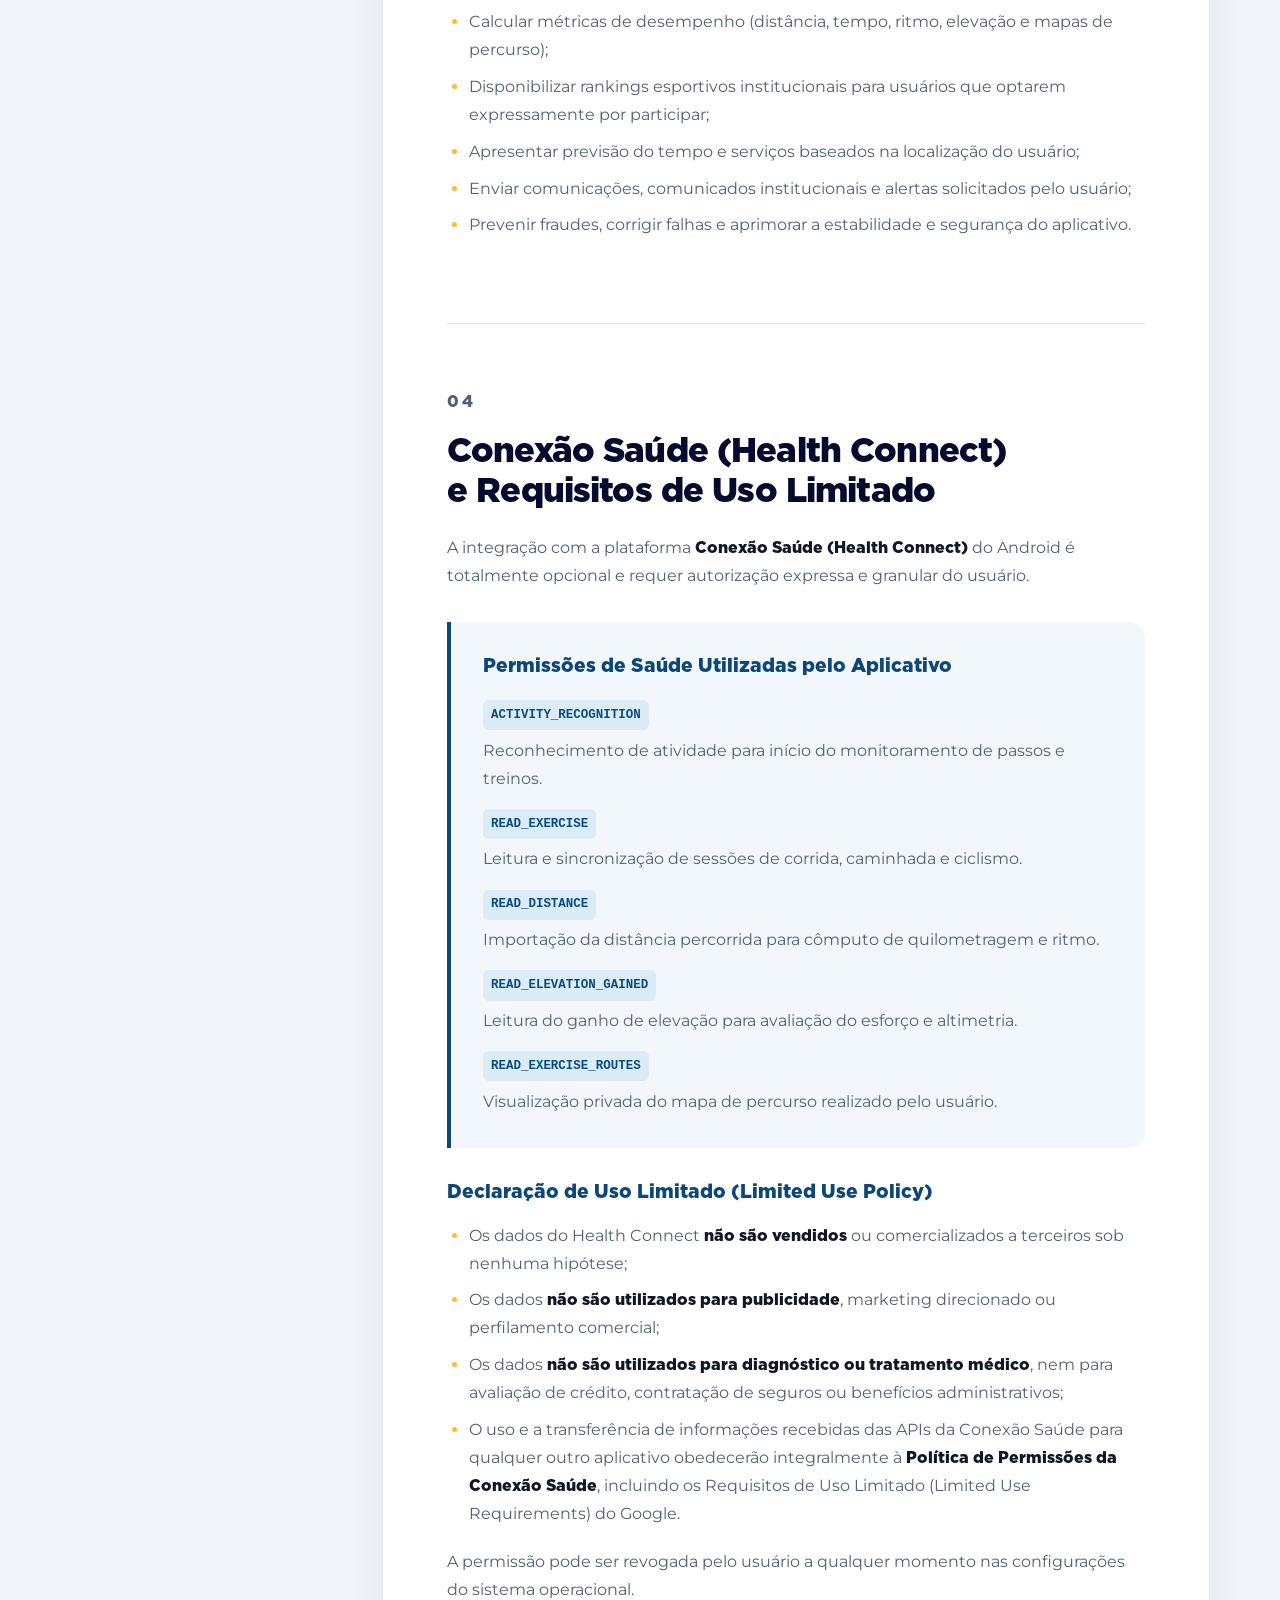
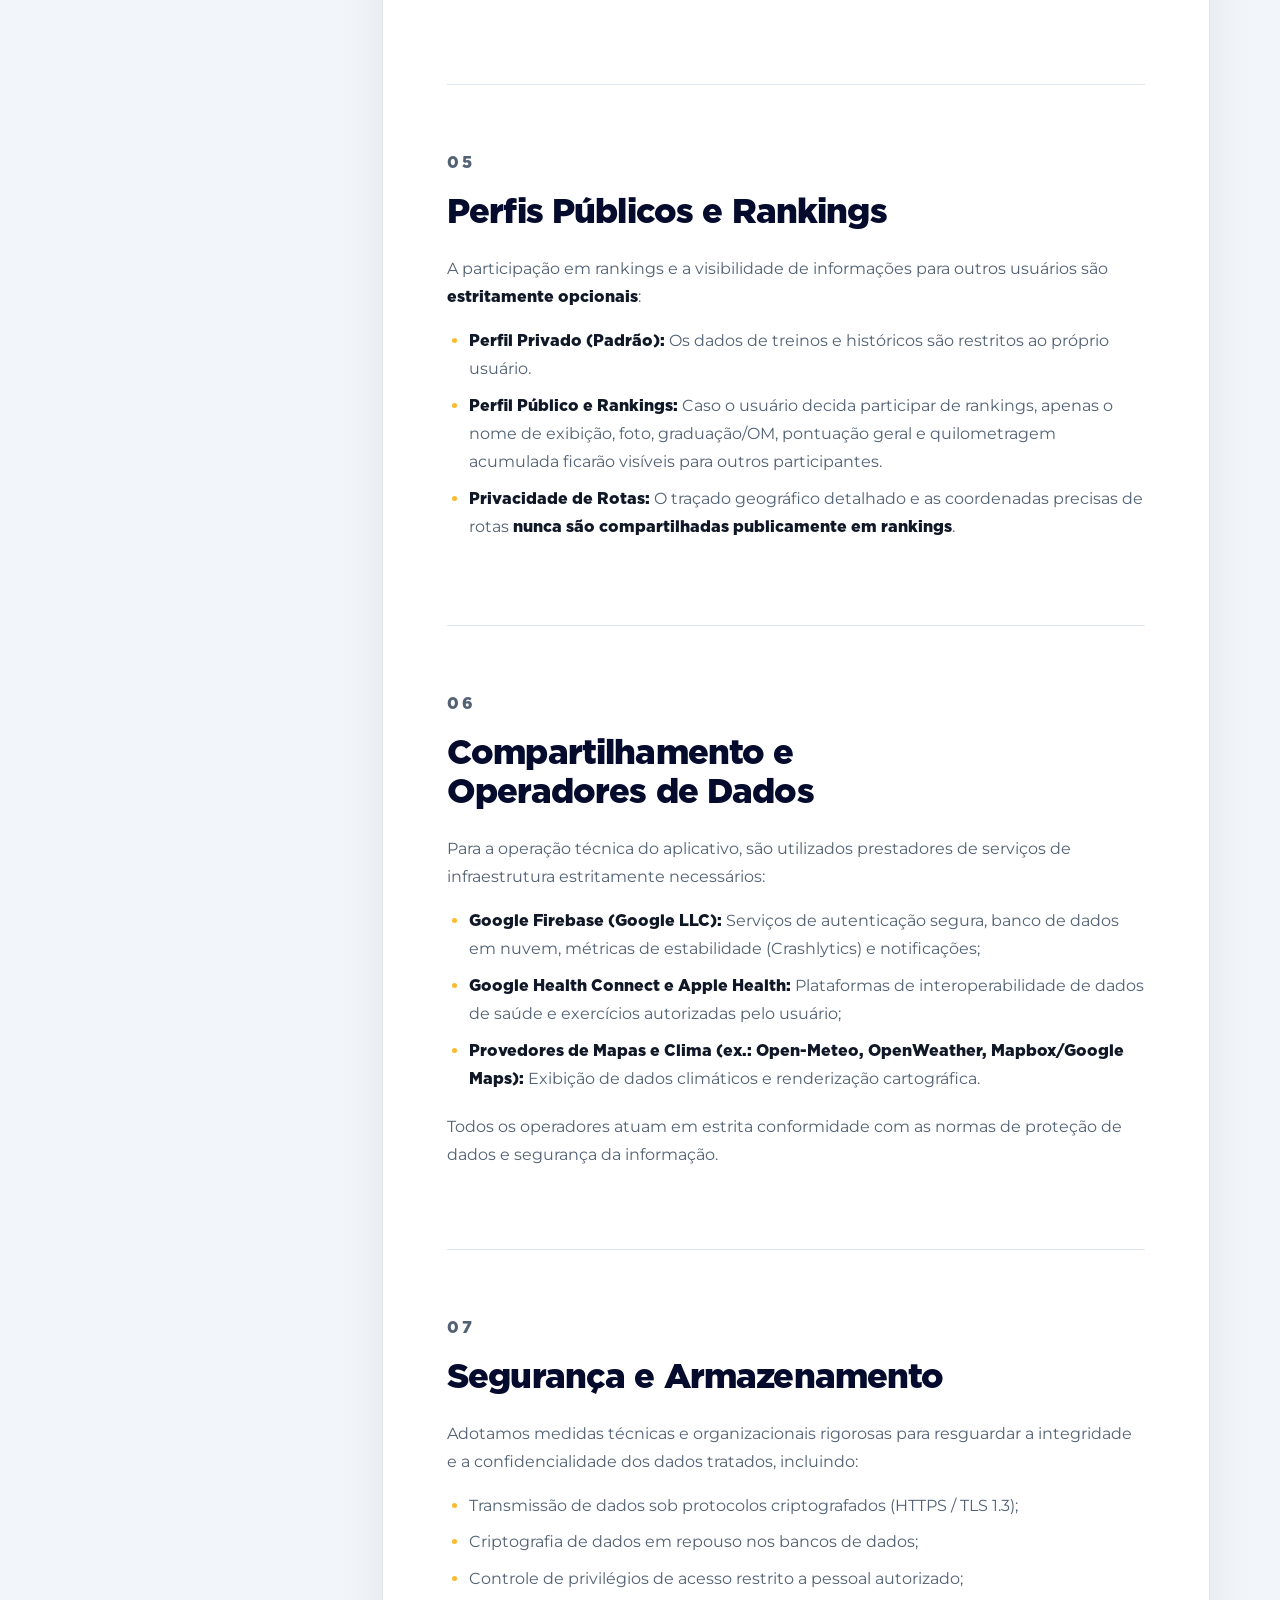
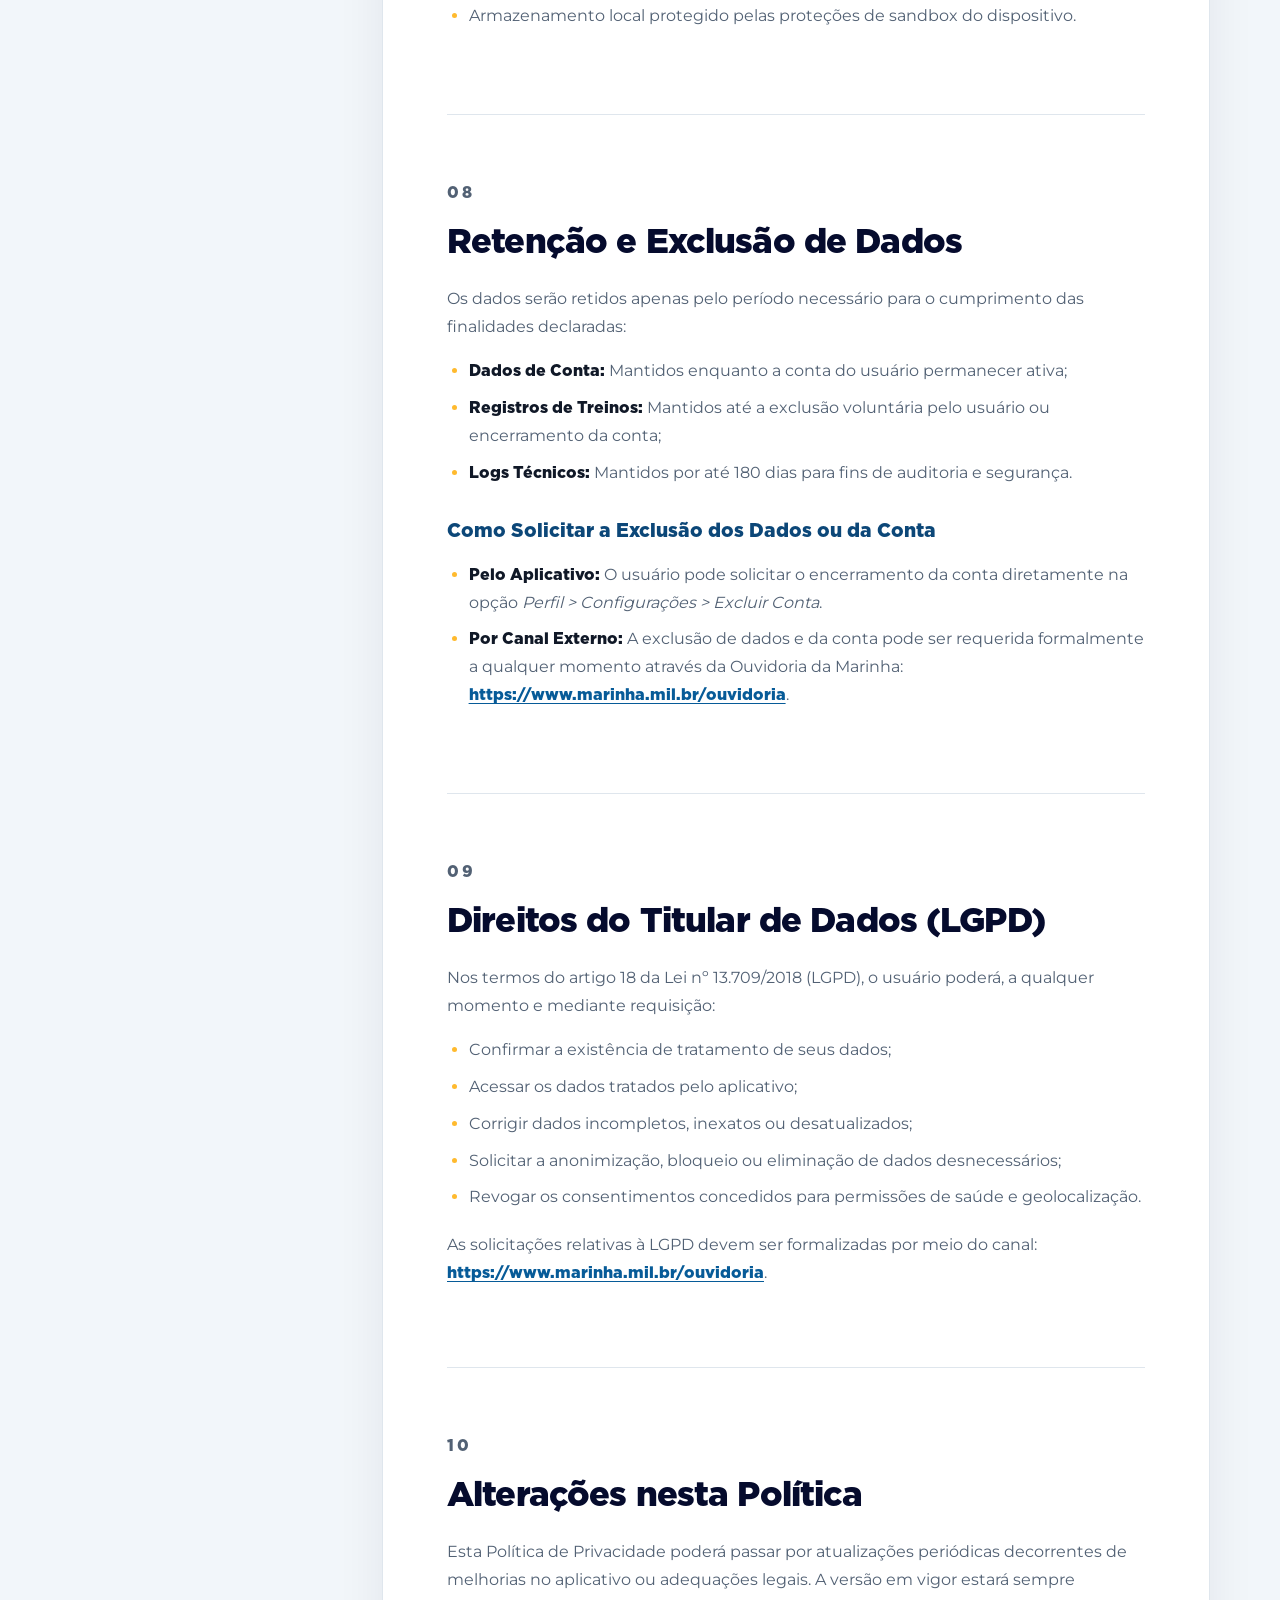
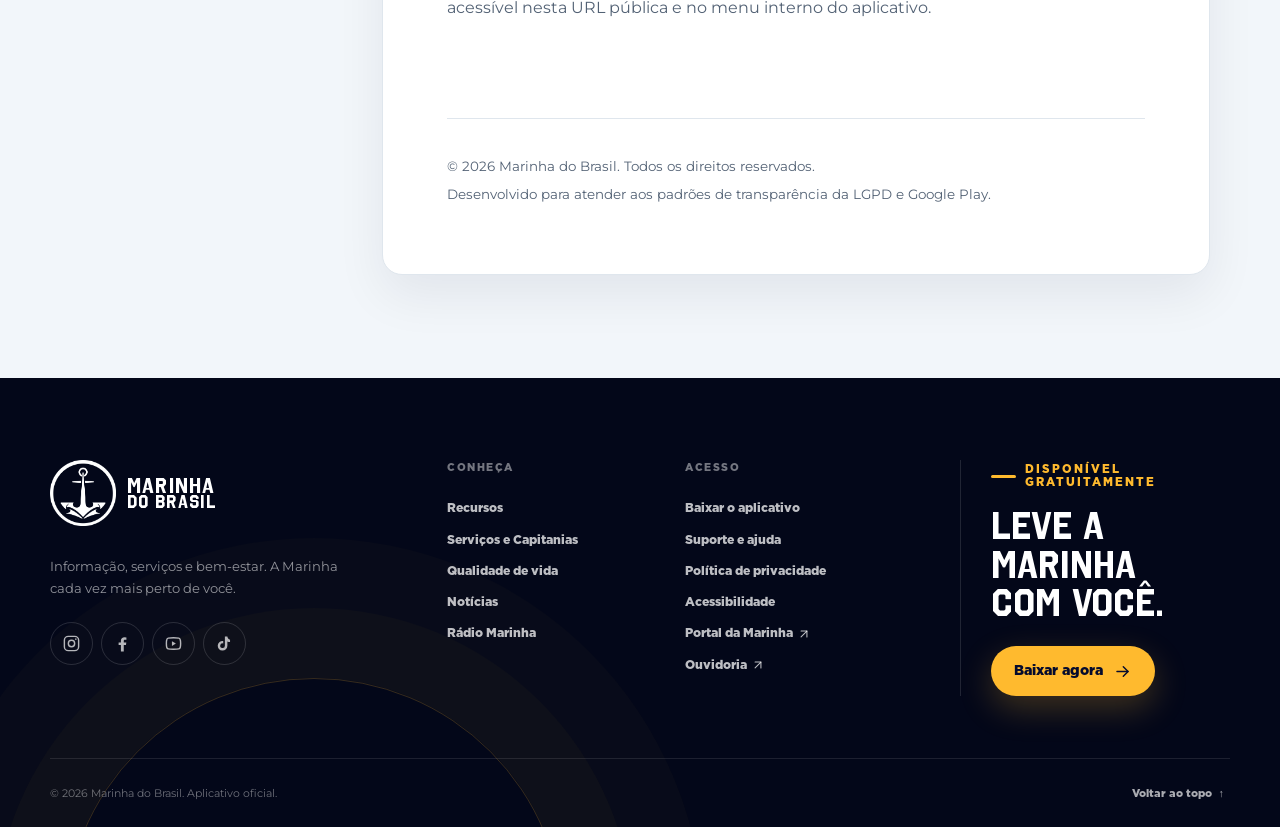
<file: privacidade.html>
<!DOCTYPE html>
<html lang="pt-BR" class="no-js">
  <head>
    <meta charset="UTF-8" />
    <meta name="viewport" content="width=device-width, initial-scale=1" />
    <meta name="theme-color" content="#050b2d" />
    <meta name="color-scheme" content="light dark" />
    <title>Política de Privacidade | Aplicativo Marinha do Brasil</title>
    <meta name="description" content="Política de Privacidade oficial do aplicativo Marinha do Brasil, em conformidade com a LGPD e as políticas do Google Health Connect." />
    <link rel="canonical" href="https://www.marinha.mil.br/app/privacidade.html" />
    
    <!-- Open Graph -->
    <meta property="og:type" content="article" />
    <meta property="og:locale" content="pt_BR" />
    <meta property="og:site_name" content="Aplicativo Marinha do Brasil" />
    <meta property="og:title" content="Política de Privacidade | Aplicativo Marinha do Brasil" />
    <meta property="og:description" content="Política de Privacidade oficial do aplicativo Marinha do Brasil, em conformidade com a LGPD e as políticas do Google Health Connect." />
    <meta property="og:url" content="https://www.marinha.mil.br/app/privacidade.html" />
    <meta property="og:image" content="https://www.marinha.mil.br/app/assets/images/hero-marinha.webp" />
    <meta name="twitter:card" content="summary_large_image" />
    
    <!-- Favicon e Fontes -->
    <link rel="icon" type="image/jpeg" href="assets/images/app-icon.jpg" />
    <link rel="preload" href="assets/fonts/octin-college-bold.ttf" as="font" type="font/ttf" crossorigin />
    <link rel="stylesheet" href="css/global.css" />
    <link rel="stylesheet" href="css/legal.css" />
  </head>
  <body>
    <a class="skip-link" href="#conteudo">Pular para o conteúdo</a>

    <!-- Barra de Acessibilidade (Padrão e-MAG) -->
    <aside class="accessibility-bar" aria-label="Barra de acessibilidade">
      <div class="shell accessibility-shell">
        <ul class="accessibility-shortcuts" aria-label="Atalhos para as principais áreas da página">
          <li>
            <a href="#conteudo" accesskey="1">
              <span class="a11y-key">Alt + 1</span> Ir para o conteúdo
            </a>
          </li>
          <li>
            <a href="#menu-principal" accesskey="2">
              <span class="a11y-key">Alt + 2</span> Ir para o menu
            </a>
          </li>
          <li>
            <a href="#rodape" accesskey="3">
              <span class="a11y-key">Alt + 3</span> Ir para o rodapé
            </a>
          </li>
        </ul>

        <button class="a11y-panel-toggle" type="button" aria-expanded="false" aria-controls="accessibility-tools" data-a11y-panel-toggle>
          <span>Acessibilidade</span>
          <svg width="16" height="16" viewBox="0 0 24 24" fill="none" stroke="currentColor" stroke-width="2" aria-hidden="true"><path d="m6 9 6 6 6-6"/></svg>
        </button>
        <div class="accessibility-tools" id="accessibility-tools" aria-label="Ferramentas de acessibilidade">
          <a href="acessibilidade.html" class="a11y-link">
            <svg xmlns="http://www.w3.org/2000/svg" width="16" height="16" viewBox="0 0 24 24" fill="none" stroke="currentColor" stroke-width="2" stroke-linecap="round" stroke-linejoin="round" aria-hidden="true"><circle cx="12" cy="12" r="10"/><path d="M12 16v-4"/><path d="M12 8h.01"/></svg>
            <span>Acessibilidade</span>
          </a>

          <button type="button" class="a11y-btn" data-a11y-contrast aria-pressed="false" title="Alternar modo de alto contraste">
            <svg xmlns="http://www.w3.org/2000/svg" width="16" height="16" viewBox="0 0 24 24" fill="none" stroke="currentColor" stroke-width="2" stroke-linecap="round" stroke-linejoin="round" aria-hidden="true"><circle cx="12" cy="12" r="10"/><path d="M12 2a10 10 0 0 1 0 20Z" fill="currentColor"/></svg>
            <span>Alto Contraste</span>
          </button>

          <button type="button" class="a11y-btn" data-a11y-vlibras title="Ativar tradutor de Libras (VLibras)" aria-label="Ativar tradutor de Língua Brasileira de Sinais">
            <svg xmlns="http://www.w3.org/2000/svg" width="16" height="16" viewBox="0 0 24 24" fill="none" stroke="currentColor" stroke-width="2" stroke-linecap="round" stroke-linejoin="round" aria-hidden="true"><path d="M18 11V6a2 2 0 0 0-2-2v0a2 2 0 0 0-2 2v0"/><path d="M14 10V4a2 2 0 0 0-2-2v0a2 2 0 0 0-2 2v2"/><path d="M10 10.5V6a2 2 0 0 0-2-2v0a2 2 0 0 0-2 2v8"/><path d="M18 8a2 2 0 1 1 4 0v6a8 8 0 0 1-8 8h-2c-2.8 0-4.5-.86-5.99-2.34l-3.6-3.6a2 2 0 0 1 2.83-2.82L7 15"/></svg>
            <span>Libras</span>
          </button>

          <div class="a11y-font-controls" role="group" aria-label="Controle do tamanho da fonte">
            <button type="button" class="a11y-btn a11y-btn--sm" data-a11y-font="decrease" title="Diminuir o tamanho do texto" aria-label="Diminuir o tamanho do texto">
              A-
            </button>
            <button type="button" class="a11y-btn a11y-btn--sm" data-a11y-font="reset" title="Restaurar tamanho padrão do texto" aria-label="Restaurar tamanho padrão do texto">
              A
            </button>
            <button type="button" class="a11y-btn a11y-btn--sm" data-a11y-font="increase" title="Aumentar o tamanho do texto" aria-label="Aumentar o tamanho do texto">
              A+
            </button>
          </div>
        </div>
      </div>
    </aside>

    <!-- Header Principal -->
    <header class="site-header" data-site-header>
      <div class="header-shell">
        <a class="brand" href="index.html" aria-label="Aplicativo Marinha do Brasil — página inicial">
          <img src="assets/images/logo-marinha-branca.webp" width="52" height="52" alt="Brasão da Marinha do Brasil" />
          <span class="brand-copy">
            <strong>MARINHA</strong>
            <small>DO BRASIL</small>
          </span>
          <span class="brand-product">Aplicativo oficial</span>
        </a>

        <nav id="menu-principal" class="desktop-nav" aria-label="Navegação principal">
          <a href="index.html#servicos">Serviços</a>
          <a href="index.html#qualidade-vida">Qualidade de vida</a>
          <a href="index.html#apple-watch">Apple Watch</a>
          <a href="index.html#noticias">Notícias</a>

          <div class="nav-dropdown" data-nav-dropdown>
            <button
              type="button"
              class="nav-dropdown-trigger"
              aria-expanded="false"
              aria-haspopup="true"
              id="dropdown-mais-btn"
            >
              <span>Mais</span>
              <svg class="dropdown-chevron" xmlns="http://www.w3.org/2000/svg" width="13" height="13" viewBox="0 0 24 24" fill="none" stroke="currentColor" stroke-width="2.4" stroke-linecap="round" stroke-linejoin="round" aria-hidden="true"><path d="m6 9 6 6 6-6"/></svg>
            </button>

            <div class="nav-dropdown-menu" role="menu" aria-labelledby="dropdown-mais-btn">

              <a href="index.html#recursos" class="dropdown-item" role="menuitem">
                <span class="dropdown-icon">
                  <svg xmlns="http://www.w3.org/2000/svg" width="17" height="17" viewBox="0 0 24 24" fill="none" stroke="currentColor" stroke-width="2" stroke-linecap="round" stroke-linejoin="round" aria-hidden="true"><rect x="3" y="3" width="7" height="7" rx="1"/><rect x="14" y="3" width="7" height="7" rx="1"/><rect x="3" y="14" width="7" height="7" rx="1"/><rect x="14" y="14" width="7" height="7" rx="1"/></svg>
                </span>
                <span class="dropdown-text">
                  <strong>Recursos</strong>
                  <small>Explore o aplicativo</small>
                </span>
              </a>

              <a href="index.html#radio" class="dropdown-item" role="menuitem">
                <span class="dropdown-icon">
                  <svg xmlns="http://www.w3.org/2000/svg" width="17" height="17" viewBox="0 0 24 24" fill="none" stroke="currentColor" stroke-width="2" stroke-linecap="round" stroke-linejoin="round" aria-hidden="true"><path d="M4.9 19.1C1 15.2 1 8.8 4.9 4.9"/><path d="M7.8 16.2c-2.3-2.3-2.3-6.1 0-8.5"/><circle cx="12" cy="12" r="2"/><path d="M16.2 7.8c2.3 2.3 2.3 6.1 0 8.5"/><path d="M19.1 4.9C23 8.8 23 15.1 19.1 19"/></svg>
                </span>
                <span class="dropdown-text">
                  <strong>Rádio Marinha</strong>
                  <small>Ao vivo 24 horas</small>
                </span>
              </a>

              <a href="index.html#cultura" class="dropdown-item" role="menuitem">
                <span class="dropdown-icon">
                  <svg xmlns="http://www.w3.org/2000/svg" width="17" height="17" viewBox="0 0 24 24" fill="none" stroke="currentColor" stroke-width="2" stroke-linecap="round" stroke-linejoin="round" aria-hidden="true"><path d="m12 3-1.912 5.813a2 2 0 0 1-1.275 1.275L3 12l5.813 1.912a2 2 0 0 1 1.275 1.275L12 21l1.912-5.813a2 2 0 0 1 1.275-1.275L21 12l-5.813-1.912a2 2 0 0 1-1.275-1.275L12 3Z"/></svg>
                </span>
                <span class="dropdown-text">
                  <strong>Cultura & Tradição</strong>
                  <small>Patrimônio naval</small>
                </span>
              </a>

              <div class="dropdown-divider"></div>

              <a href="suporte.html" class="dropdown-item" role="menuitem">
                <span class="dropdown-icon">
                  <svg xmlns="http://www.w3.org/2000/svg" width="17" height="17" viewBox="0 0 24 24" fill="none" stroke="currentColor" stroke-width="2" stroke-linecap="round" stroke-linejoin="round" aria-hidden="true"><circle cx="12" cy="12" r="10"/><path d="M9.09 9a3 3 0 0 1 5.83 1c0 2-3 3-3 3"/><path d="M12 17h.01"/></svg>
                </span>
                <span class="dropdown-text">
                  <strong>Suporte e Ajuda</strong>
                  <small>Atendimento e dúvidas</small>
                </span>
              </a>
            </div>
          </div>
        </nav>

        <div class="header-actions">
          <a class="header-download" aria-label="Baixar o aplicativo" href="index.html#download">
            <svg xmlns="http://www.w3.org/2000/svg" width="18" height="18" viewBox="0 0 24 24" fill="none" stroke="currentColor" stroke-width="1.8" stroke-linecap="round" stroke-linejoin="round" aria-hidden="true"><path d="M12 3v12"/><path d="m7 10 5 5 5-5"/><path d="M5 21h14"/></svg>
            <span>Baixar o app</span>
          </a>
          <button class="menu-toggle" type="button" aria-expanded="false" aria-controls="mobile-menu" data-menu-toggle>
            <span class="sr-only">Abrir menu</span>
            <span data-menu-open>
              <svg xmlns="http://www.w3.org/2000/svg" width="24" height="24" viewBox="0 0 24 24" fill="none" stroke="currentColor" stroke-width="1.8" stroke-linecap="round" stroke-linejoin="round" aria-hidden="true"><path d="M4 7h16"/><path d="M4 12h16"/><path d="M4 17h16"/></svg>
            </span>
            <span data-menu-close hidden>
              <svg xmlns="http://www.w3.org/2000/svg" width="24" height="24" viewBox="0 0 24 24" fill="none" stroke="currentColor" stroke-width="1.8" stroke-linecap="round" stroke-linejoin="round" aria-hidden="true"><path d="M6 6l12 12"/><path d="M18 6 6 18"/></svg>
            </span>
          </button>
        </div>
      </div>

      <!-- Menu Mobile -->
      <div class="mobile-menu" id="mobile-menu" data-mobile-menu hidden>
        <nav aria-label="Navegação móvel">
          <a href="index.html#servicos" style="--menu-index: 0"><span>01</span>Serviços <svg xmlns="http://www.w3.org/2000/svg" width="19" height="19" viewBox="0 0 24 24" fill="none" stroke="currentColor" stroke-width="1.8" stroke-linecap="round" stroke-linejoin="round" aria-hidden="true"><path d="M7 17 17 7"/><path d="M7 7h10v10"/></svg></a>
          <a href="index.html#qualidade-vida" style="--menu-index: 1"><span>02</span>Qualidade de vida <svg xmlns="http://www.w3.org/2000/svg" width="19" height="19" viewBox="0 0 24 24" fill="none" stroke="currentColor" stroke-width="1.8" stroke-linecap="round" stroke-linejoin="round" aria-hidden="true"><path d="M7 17 17 7"/><path d="M7 7h10v10"/></svg></a>
          <a href="index.html#apple-watch" style="--menu-index: 2"><span>03</span>Apple Watch <svg xmlns="http://www.w3.org/2000/svg" width="19" height="19" viewBox="0 0 24 24" fill="none" stroke="currentColor" stroke-width="1.8" stroke-linecap="round" stroke-linejoin="round" aria-hidden="true"><path d="M7 17 17 7"/><path d="M7 7h10v10"/></svg></a>
          <a href="index.html#noticias" style="--menu-index: 3"><span>04</span>Notícias <svg xmlns="http://www.w3.org/2000/svg" width="19" height="19" viewBox="0 0 24 24" fill="none" stroke="currentColor" stroke-width="1.8" stroke-linecap="round" stroke-linejoin="round" aria-hidden="true"><path d="M7 17 17 7"/><path d="M7 7h10v10"/></svg></a>
          <a href="index.html#radio" style="--menu-index: 4"><span>05</span>Rádio <svg xmlns="http://www.w3.org/2000/svg" width="19" height="19" viewBox="0 0 24 24" fill="none" stroke="currentColor" stroke-width="1.8" stroke-linecap="round" stroke-linejoin="round" aria-hidden="true"><path d="M7 17 17 7"/><path d="M7 7h10v10"/></svg></a>
          <a href="index.html#cultura" style="--menu-index: 5"><span>06</span>Cultura & Tradição <svg xmlns="http://www.w3.org/2000/svg" width="19" height="19" viewBox="0 0 24 24" fill="none" stroke="currentColor" stroke-width="1.8" stroke-linecap="round" stroke-linejoin="round" aria-hidden="true"><path d="M7 17 17 7"/><path d="M7 7h10v10"/></svg></a>
          <a href="suporte.html" style="--menu-index: 6"><span>07</span>Suporte e Ajuda <svg xmlns="http://www.w3.org/2000/svg" width="19" height="19" viewBox="0 0 24 24" fill="none" stroke="currentColor" stroke-width="1.8" stroke-linecap="round" stroke-linejoin="round" aria-hidden="true"><path d="M7 17 17 7"/><path d="M7 7h10v10"/></svg></a>
          <a href="privacidade.html" style="--menu-index: 8" aria-current="page"><span>09</span>Privacidade <svg xmlns="http://www.w3.org/2000/svg" width="19" height="19" viewBox="0 0 24 24" fill="none" stroke="currentColor" stroke-width="1.8" stroke-linecap="round" stroke-linejoin="round" aria-hidden="true"><path d="M7 17 17 7"/><path d="M7 7h10v10"/></svg></a>
          <a href="acessibilidade.html" style="--menu-index: 7"><span>08</span>Acessibilidade <svg xmlns="http://www.w3.org/2000/svg" width="19" height="19" viewBox="0 0 24 24" fill="none" stroke="currentColor" stroke-width="1.8" stroke-linecap="round" stroke-linejoin="round" aria-hidden="true"><path d="M7 17 17 7"/><path d="M7 7h10v10"/></svg></a>
        </nav>
        <div class="mobile-menu-footer">
          <a href="index.html#download" class="button button-primary">
            <svg xmlns="http://www.w3.org/2000/svg" width="18" height="18" viewBox="0 0 24 24" fill="none" stroke="currentColor" stroke-width="1.8" stroke-linecap="round" stroke-linejoin="round" aria-hidden="true"><path d="M12 3v12"/><path d="m7 10 5 5 5-5"/><path d="M5 21h14"/></svg>
            Baixar agora
          </a>
          <a href="https://www.marinha.mil.br/ouvidoria" target="_blank" rel="noopener noreferrer">
            Ouvidoria
            <svg xmlns="http://www.w3.org/2000/svg" width="16" height="16" viewBox="0 0 24 24" fill="none" stroke="currentColor" stroke-width="1.8" stroke-linecap="round" stroke-linejoin="round" aria-hidden="true"><path d="M7 17 17 7"/><path d="M7 7h10v10"/></svg>
          </a>
        </div>
      </div>
    </header>

    <main id="conteudo">
      <div class="legal-page">
        <header class="legal-hero">
          <div class="legal-hero__content">
            <a class="back-link" href="index.html" aria-label="Voltar para a página inicial">
              <span aria-hidden="true">←</span>
              Início
            </a>
            <p class="eyebrow">Documento oficial</p>
            <h1>Política de Privacidade</h1>
            <p class="legal-hero__lead">Aplicativo Oficial Marinha do Brasil</p>
            <p class="legal-hero__meta">
              <strong>Última atualização:</strong>
              <time datetime="2026-09-01">01 de setembro de 2026</time>
            </p>
            <ul class="legal-hero__highlights" aria-label="Resumo dos compromissos de privacidade">
              <li>
                <span aria-hidden="true">✓</span>
                <strong>Permissões sob seu controle</strong>
                <small>Você decide quais recursos autorizar</small>
              </li>
              <li>
                <span aria-hidden="true">✓</span>
                <strong>Rankings opcionais</strong>
                <small>Perfil privado por padrão</small>
              </li>
              <li>
                <span aria-hidden="true">✓</span>
                <strong>Rotas protegidas</strong>
                <small>Percursos não são exibidos publicamente</small>
              </li>
            </ul>
          </div>
        </header>

        <div class="legal-shell">
          <nav class="legal-toc" aria-labelledby="legal-toc-title">
            <p id="legal-toc-title" class="legal-toc__title">Nesta página</p>
            <ol>
              <li><a href="#identificacao">Identificação e Controlador</a></li>
              <li><a href="#dados-tratados">Dados Pessoais Tratados</a></li>
              <li><a href="#finalidades">Finalidades do Tratamento</a></li>
              <li><a href="#conexao-saude">Conexão Saúde</a></li>
              <li><a href="#perfis-rankings">Perfis Públicos e Rankings</a></li>
              <li><a href="#compartilhamento">Compartilhamento</a></li>
              <li><a href="#seguranca">Segurança e Armazenamento</a></li>
              <li><a href="#retencao">Retenção e Exclusão</a></li>
              <li><a href="#direitos">Direitos do Titular</a></li>
              <li><a href="#alteracoes">Alterações nesta Política</a></li>
            </ol>
          </nav>

          <article class="legal-card">
            <section id="identificacao" aria-labelledby="identificacao-title">
              <p class="section-number" aria-hidden="true">01</p>
              <h2 id="identificacao-title">Identificação e Controlador</h2>
              <p>Esta Política de Privacidade descreve como o aplicativo oficial <strong>Marinha do Brasil</strong>, disponibilizado pela Marinha do Brasil, coleta, utiliza, armazena, compartilha e protege os dados pessoais e dados do dispositivo dos usuários.</p>
              <ul>
                <li><strong>Controlador dos dados:</strong> Marinha do Brasil</li>
                <li><strong>Portal Institucional:</strong> <a href="https://www.marinha.mil.br/" target="_blank" rel="noopener noreferrer">https://www.marinha.mil.br/</a></li>
                <li><strong>Canal de Ouvidoria e Encarregado (DPO):</strong> <a href="https://www.marinha.mil.br/ouvidoria" target="_blank" rel="noopener noreferrer">https://www.marinha.mil.br/ouvidoria</a></li>
              </ul>
              <p>O tratamento de dados pessoais observa integralmente a <strong>Lei Geral de Proteção de Dados Pessoais (Lei nº 13.709/2018 — LGPD)</strong>, o Marco Civil da Internet (Lei nº 12.965/2014) e as normas aplicáveis à Administração Pública Federal.</p>
            </section>

            <section id="dados-tratados" aria-labelledby="dados-tratados-title">
              <p class="section-number" aria-hidden="true">02</p>
              <h2 id="dados-tratados-title">Dados Pessoais Tratados</h2>
              <p>Conforme os recursos utilizados e as permissões expressamente concedidas pelo usuário, o aplicativo poderá tratar:</p>

              <h3>a) Dados de Conta e Perfil</h3>
              <ul>
                <li>Nome completo e nome de exibição;</li>
                <li>Endereço de e-mail institucional ou pessoal;</li>
                <li>Número de telefone (quando voluntariamente informado);</li>
                <li>Foto de perfil;</li>
                <li>Identificador único de usuário (ID interno de autenticação);</li>
                <li>Condição de militar ou civil, Posto/Graduação e Organização Militar (OM);</li>
                <li>Preferência de visibilidade do perfil (público ou privado).</li>
              </ul>

              <h3>b) Dados de Atividade Física, Treino e Saúde</h3>
              <ul>
                <li>Sessões de corrida, caminhada e ciclismo (data, horário de início, término e duração);</li>
                <li>Distância percorrida, ritmo médio (pace) e velocidade média;</li>
                <li>Altimetria e ganho de elevação em sessões de corrida e ciclismo;</li>
                <li>Rota e traçado geográfico do percurso percorrido (mediante autorização específica);</li>
                <li>Registros voluntários de hidratação e consumo de água;</li>
                <li>Peso, altura, idade e gênero (quando voluntariamente informados para calibração de metas físicas);</li>
                <li>Pontuações, níveis, metas e evolução em programas de condicionamento (ex.: Treinamento Físico Militar - TFM).</li>
              </ul>

              <h3>c) Dados de Localização</h3>
              <ul>
                <li><strong>Localização em primeiro plano:</strong> Utilizada, mediante autorização do usuário, para gravar rotas esportivas, exibir informações meteorológicas locais e identificar Organizações Militares e pontos de interesse próximos.</li>
                <li><strong>Localização em segundo plano:</strong> Utilizada exclusivamente durante a gravação ativa de uma atividade física voluntariamente iniciada pelo usuário, garantindo a continuidade do registro com a tela bloqueada.</li>
              </ul>

              <h3>d) Dados Técnicos e de Diagnóstico</h3>
              <ul>
                <li>Modelo e fabricante do dispositivo;</li>
                <li>Sistema operacional e versão do aplicativo;</li>
                <li>Identificadores técnicos de instalação e registros de falhas (Crashlytics);</li>
                <li>Métricas de desempenho e token para envio de notificações (Push).</li>
              </ul>
            </section>

            <section id="finalidades" aria-labelledby="finalidades-title">
              <p class="section-number" aria-hidden="true">03</p>
              <h2 id="finalidades-title">Finalidades do Tratamento</h2>
              <p>Os dados pessoais são tratados estritamente para as seguintes finalidades legítimas:</p>
              <ul>
                <li>Autenticar, gerenciar e assegurar o acesso à conta do usuário;</li>
                <li>Apresentar o histórico esportivo, estatísticas de treino e indicadores de evolução física;</li>
                <li>Importar e sincronizar atividades físicas autorizadas via Conexão Saúde (Google Health Connect) e Apple Health;</li>
                <li>Calcular métricas de desempenho (distância, tempo, ritmo, elevação e mapas de percurso);</li>
                <li>Disponibilizar rankings esportivos institucionais para usuários que optarem expressamente por participar;</li>
                <li>Apresentar previsão do tempo e serviços baseados na localização do usuário;</li>
                <li>Enviar comunicações, comunicados institucionais e alertas solicitados pelo usuário;</li>
                <li>Prevenir fraudes, corrigir falhas e aprimorar a estabilidade e segurança do aplicativo.</li>
              </ul>
            </section>

            <section id="conexao-saude" aria-labelledby="conexao-saude-title">
              <p class="section-number" aria-hidden="true">04</p>
              <h2 id="conexao-saude-title">Conexão Saúde (Health Connect) e Requisitos de Uso Limitado</h2>
              <p>A integração com a plataforma <strong>Conexão Saúde (Health Connect)</strong> do Android é totalmente opcional e requer autorização expressa e granular do usuário.</p>

              <aside class="permission-panel" aria-labelledby="permissions-title">
                <h3 id="permissions-title">Permissões de Saúde Utilizadas pelo Aplicativo</h3>
                <dl>
                  <div>
                    <dt><code>ACTIVITY_RECOGNITION</code></dt>
                    <dd>Reconhecimento de atividade para início do monitoramento de passos e treinos.</dd>
                  </div>
                  <div>
                    <dt><code>READ_EXERCISE</code></dt>
                    <dd>Leitura e sincronização de sessões de corrida, caminhada e ciclismo.</dd>
                  </div>
                  <div>
                    <dt><code>READ_DISTANCE</code></dt>
                    <dd>Importação da distância percorrida para cômputo de quilometragem e ritmo.</dd>
                  </div>
                  <div>
                    <dt><code>READ_ELEVATION_GAINED</code></dt>
                    <dd>Leitura do ganho de elevação para avaliação do esforço e altimetria.</dd>
                  </div>
                  <div>
                    <dt><code>READ_EXERCISE_ROUTES</code></dt>
                    <dd>Visualização privada do mapa de percurso realizado pelo usuário.</dd>
                  </div>
                </dl>
              </aside>

              <h3>Declaração de Uso Limitado (Limited Use Policy)</h3>
              <ul>
                <li>Os dados do Health Connect <strong>não são vendidos</strong> ou comercializados a terceiros sob nenhuma hipótese;</li>
                <li>Os dados <strong>não são utilizados para publicidade</strong>, marketing direcionado ou perfilamento comercial;</li>
                <li>Os dados <strong>não são utilizados para diagnóstico ou tratamento médico</strong>, nem para avaliação de crédito, contratação de seguros ou benefícios administrativos;</li>
                <li>O uso e a transferência de informações recebidas das APIs da Conexão Saúde para qualquer outro aplicativo obedecerão integralmente à <strong>Política de Permissões da Conexão Saúde</strong>, incluindo os Requisitos de Uso Limitado (Limited Use Requirements) do Google.</li>
              </ul>
              <p>A permissão pode ser revogada pelo usuário a qualquer momento nas configurações do sistema operacional.</p>
            </section>

            <section id="perfis-rankings" aria-labelledby="perfis-rankings-title">
              <p class="section-number" aria-hidden="true">05</p>
              <h2 id="perfis-rankings-title">Perfis Públicos e Rankings</h2>
              <p>A participação em rankings e a visibilidade de informações para outros usuários são <strong>estritamente opcionais</strong>:</p>
              <ul>
                <li><strong>Perfil Privado (Padrão):</strong> Os dados de treinos e históricos são restritos ao próprio usuário.</li>
                <li><strong>Perfil Público e Rankings:</strong> Caso o usuário decida participar de rankings, apenas o nome de exibição, foto, graduação/OM, pontuação geral e quilometragem acumulada ficarão visíveis para outros participantes.</li>
                <li><strong>Privacidade de Rotas:</strong> O traçado geográfico detalhado e as coordenadas precisas de rotas <strong>nunca são compartilhadas publicamente em rankings</strong>.</li>
              </ul>
            </section>

            <section id="compartilhamento" aria-labelledby="compartilhamento-title">
              <p class="section-number" aria-hidden="true">06</p>
              <h2 id="compartilhamento-title">Compartilhamento e Operadores de Dados</h2>
              <p>Para a operação técnica do aplicativo, são utilizados prestadores de serviços de infraestrutura estritamente necessários:</p>
              <ul>
                <li><strong>Google Firebase (Google LLC):</strong> Serviços de autenticação segura, banco de dados em nuvem, métricas de estabilidade (Crashlytics) e notificações;</li>
                <li><strong>Google Health Connect e Apple Health:</strong> Plataformas de interoperabilidade de dados de saúde e exercícios autorizadas pelo usuário;</li>
                <li><strong>Provedores de Mapas e Clima (ex.: Open-Meteo, OpenWeather, Mapbox/Google Maps):</strong> Exibição de dados climáticos e renderização cartográfica.</li>
              </ul>
              <p>Todos os operadores atuam em estrita conformidade com as normas de proteção de dados e segurança da informação.</p>
            </section>

            <section id="seguranca" aria-labelledby="seguranca-title">
              <p class="section-number" aria-hidden="true">07</p>
              <h2 id="seguranca-title">Segurança e Armazenamento</h2>
              <p>Adotamos medidas técnicas e organizacionais rigorosas para resguardar a integridade e a confidencialidade dos dados tratados, incluindo:</p>
              <ul>
                <li>Transmissão de dados sob protocolos criptografados (HTTPS / TLS 1.3);</li>
                <li>Criptografia de dados em repouso nos bancos de dados;</li>
                <li>Controle de privilégios de acesso restrito a pessoal autorizado;</li>
                <li>Armazenamento local protegido pelas proteções de sandbox do dispositivo.</li>
              </ul>
            </section>

            <section id="retencao" aria-labelledby="retencao-title">
              <p class="section-number" aria-hidden="true">08</p>
              <h2 id="retencao-title">Retenção e Exclusão de Dados</h2>
              <p>Os dados serão retidos apenas pelo período necessário para o cumprimento das finalidades declaradas:</p>
              <ul>
                <li><strong>Dados de Conta:</strong> Mantidos enquanto a conta do usuário permanecer ativa;</li>
                <li><strong>Registros de Treinos:</strong> Mantidos até a exclusão voluntária pelo usuário ou encerramento da conta;</li>
                <li><strong>Logs Técnicos:</strong> Mantidos por até 180 dias para fins de auditoria e segurança.</li>
              </ul>

              <h3>Como Solicitar a Exclusão dos Dados ou da Conta</h3>
              <ul>
                <li><strong>Pelo Aplicativo:</strong> O usuário pode solicitar o encerramento da conta diretamente na opção <em>Perfil &gt; Configurações &gt; Excluir Conta</em>.</li>
                <li><strong>Por Canal Externo:</strong> A exclusão de dados e da conta pode ser requerida formalmente a qualquer momento através da Ouvidoria da Marinha: <a href="https://www.marinha.mil.br/ouvidoria" target="_blank" rel="noopener noreferrer">https://www.marinha.mil.br/ouvidoria</a>.</li>
              </ul>
            </section>

            <section id="direitos" aria-labelledby="direitos-title">
              <p class="section-number" aria-hidden="true">09</p>
              <h2 id="direitos-title">Direitos do Titular de Dados (LGPD)</h2>
              <p>Nos termos do artigo 18 da Lei nº 13.709/2018 (LGPD), o usuário poderá, a qualquer momento e mediante requisição:</p>
              <ul>
                <li>Confirmar a existência de tratamento de seus dados;</li>
                <li>Acessar os dados tratados pelo aplicativo;</li>
                <li>Corrigir dados incompletos, inexatos ou desatualizados;</li>
                <li>Solicitar a anonimização, bloqueio ou eliminação de dados desnecessários;</li>
                <li>Revogar os consentimentos concedidos para permissões de saúde e geolocalização.</li>
              </ul>
              <p>As solicitações relativas à LGPD devem ser formalizadas por meio do canal: <a href="https://www.marinha.mil.br/ouvidoria" target="_blank" rel="noopener noreferrer">https://www.marinha.mil.br/ouvidoria</a>.</p>
            </section>

            <section id="alteracoes" aria-labelledby="alteracoes-title">
              <p class="section-number" aria-hidden="true">10</p>
              <h2 id="alteracoes-title">Alterações nesta Política</h2>
              <p>Esta Política de Privacidade poderá passar por atualizações periódicas decorrentes de melhorias no aplicativo ou adequações legais. A versão em vigor estará sempre acessível nesta URL pública e no menu interno do aplicativo.</p>
            </section>

            <footer class="legal-card__footer">
              <p>© 2026 Marinha do Brasil. Todos os direitos reservados.</p>
              <p>Desenvolvido para atender aos padrões de transparência da LGPD e Google Play.</p>
            </footer>
          </article>
        </div>
      </div>
    </main>

    <!-- Rodapé -->
    <footer id="rodape" class="site-footer">
      <div class="footer-top shell">
        <div class="footer-brand">
          <a class="brand" href="index.html" aria-label="Página inicial do Aplicativo Marinha do Brasil">
            <img src="assets/images/logo-marinha-branca.webp" width="66" height="66" alt="Brasão da Marinha do Brasil" loading="lazy" />
            <span class="brand-copy"><strong>MARINHA</strong><small>DO BRASIL</small></span>
          </a>
          <p>Informação, serviços e bem-estar. A Marinha cada vez mais perto de você.</p>
          <div class="social-links" aria-label="Redes sociais da Marinha do Brasil">
            <a href="https://www.instagram.com/marinhaoficial/" target="_blank" rel="noopener noreferrer" aria-label="Instagram da Marinha do Brasil"><svg viewBox="0 0 24 24" aria-hidden="true"><rect x="3" y="3" width="18" height="18" rx="5"/><circle cx="12" cy="12" r="4"/><circle cx="17.5" cy="6.5" r="1" class="social-fill"/></svg></a>
            <a href="https://www.facebook.com/marinhaoficial/" target="_blank" rel="noopener noreferrer" aria-label="Facebook da Marinha do Brasil"><svg viewBox="0 0 24 24" aria-hidden="true" class="social-brand-fill"><path d="M13.6 22v-8h2.8l.42-3.2H13.6V8.75c0-.93.26-1.56 1.62-1.56h1.73V4.33A23 23 0 0 0 14.43 4C11.9 4 10 5.52 10 8.31v2.49H7.1V14H10v8h3.6Z"/></svg></a>
            <a href="https://www.youtube.com/@marinhaoficial" target="_blank" rel="noopener noreferrer" aria-label="YouTube da Marinha do Brasil"><svg viewBox="0 0 24 24" aria-hidden="true"><path d="M21 12c0 2.2-.25 4.1-.55 5.05a2.5 2.5 0 0 1-1.75 1.75c-1.55.42-6.7.42-6.7.42s-5.15 0-6.7-.42a2.5 2.5 0 0 1-1.75-1.75C3.25 16.1 3 14.2 3 12s.25-4.1.55-5.05A2.5 2.5 0 0 1 5.3 5.2c1.55-.42 6.7-.42 6.7-.42s5.15 0 6.7.42a2.5 2.5 0 0 1 1.75 1.75C20.75 7.9 21 9.8 21 12Z"/><path d="m10 9 5 3-5 3V9Z" class="social-fill"/></svg></a>
            <a href="https://www.tiktok.com/@marinhadobrasiloficial" target="_blank" rel="noopener noreferrer" aria-label="TikTok da Marinha do Brasil"><svg viewBox="0 0 24 24" aria-hidden="true" class="social-brand-fill"><path d="M15.6 3c.25 1.9 1.35 3.45 3.4 4.15v3.1a8.1 8.1 0 0 1-3.35-.78v5.42A6.1 6.1 0 1 1 10.4 8.8v3.18a2.95 2.95 0 1 0 2.08 2.82V3h3.12Z"/></svg></a>
          </div>
        </div>
        <div class="footer-column">
          <h2>Conheça</h2>
          <a href="index.html#recursos">Recursos</a>
          <a href="index.html#servicos">Serviços e Capitanias</a>
          <a href="index.html#qualidade-vida">Qualidade de vida</a>
          <a href="index.html#noticias">Notícias</a>
          <a href="index.html#radio">Rádio Marinha</a>
        </div>
        <div class="footer-column">
          <h2>Acesso</h2>
          <a href="index.html#download">Baixar o aplicativo</a>
          <a href="suporte.html">Suporte e ajuda</a>
          <a href="privacidade.html">Política de privacidade</a>
          <a href="acessibilidade.html">Acessibilidade</a>
          <a href="https://www.marinha.mil.br/" target="_blank" rel="noopener noreferrer">
            Portal da Marinha
            <svg xmlns="http://www.w3.org/2000/svg" width="14" height="14" viewBox="0 0 24 24" fill="none" stroke="currentColor" stroke-width="1.8" stroke-linecap="round" stroke-linejoin="round" aria-hidden="true"><path d="M7 17 17 7"/><path d="M7 7h10v10"/></svg>
          </a>
          <a href="https://www.marinha.mil.br/ouvidoria" target="_blank" rel="noopener noreferrer">
            Ouvidoria
            <svg xmlns="http://www.w3.org/2000/svg" width="14" height="14" viewBox="0 0 24 24" fill="none" stroke="currentColor" stroke-width="1.8" stroke-linecap="round" stroke-linejoin="round" aria-hidden="true"><path d="M7 17 17 7"/><path d="M7 7h10v10"/></svg>
          </a>
        </div>
        <div class="footer-cta">
          <span class="eyebrow">Disponível gratuitamente</span>
          <h2>Leve a Marinha com você.</h2>
          <a class="button button-gold" href="index.html#download">
            Baixar agora
            <svg xmlns="http://www.w3.org/2000/svg" width="19" height="19" viewBox="0 0 24 24" fill="none" stroke="currentColor" stroke-width="1.8" stroke-linecap="round" stroke-linejoin="round" aria-hidden="true"><path d="M5 12h14"/><path d="m13 6 6 6-6 6"/></svg>
          </a>
        </div>
      </div>
      <div class="footer-bottom shell">
        <p>© 2026 Marinha do Brasil. Aplicativo oficial.</p>
        <button type="button" data-back-to-top>Voltar ao topo <span aria-hidden="true">↑</span></button>
      </div>
    </footer>

    <!-- Região viva para anúncios assistivos -->
    <div id="a11y-live-feedback" class="sr-only" aria-live="polite"></div>

    <!-- VLibras: Tradutor de Libras Oficial do Governo Federal -->
    <div vw class="enabled">
      <div vw-access-button class="active"></div>
      <div vw-plugin-wrapper>
        <div class="vw-plugin-top-wrapper"></div>
      </div>
    </div>
    <script src="https://vlibras.gov.br/app/vlibras-plugin.js"></script>
    <script>
      new window.VLibras.Widget('https://vlibras.gov.br/app');
    </script>

    <script src="js/site.js"></script>
  </body>
</html>
</file>
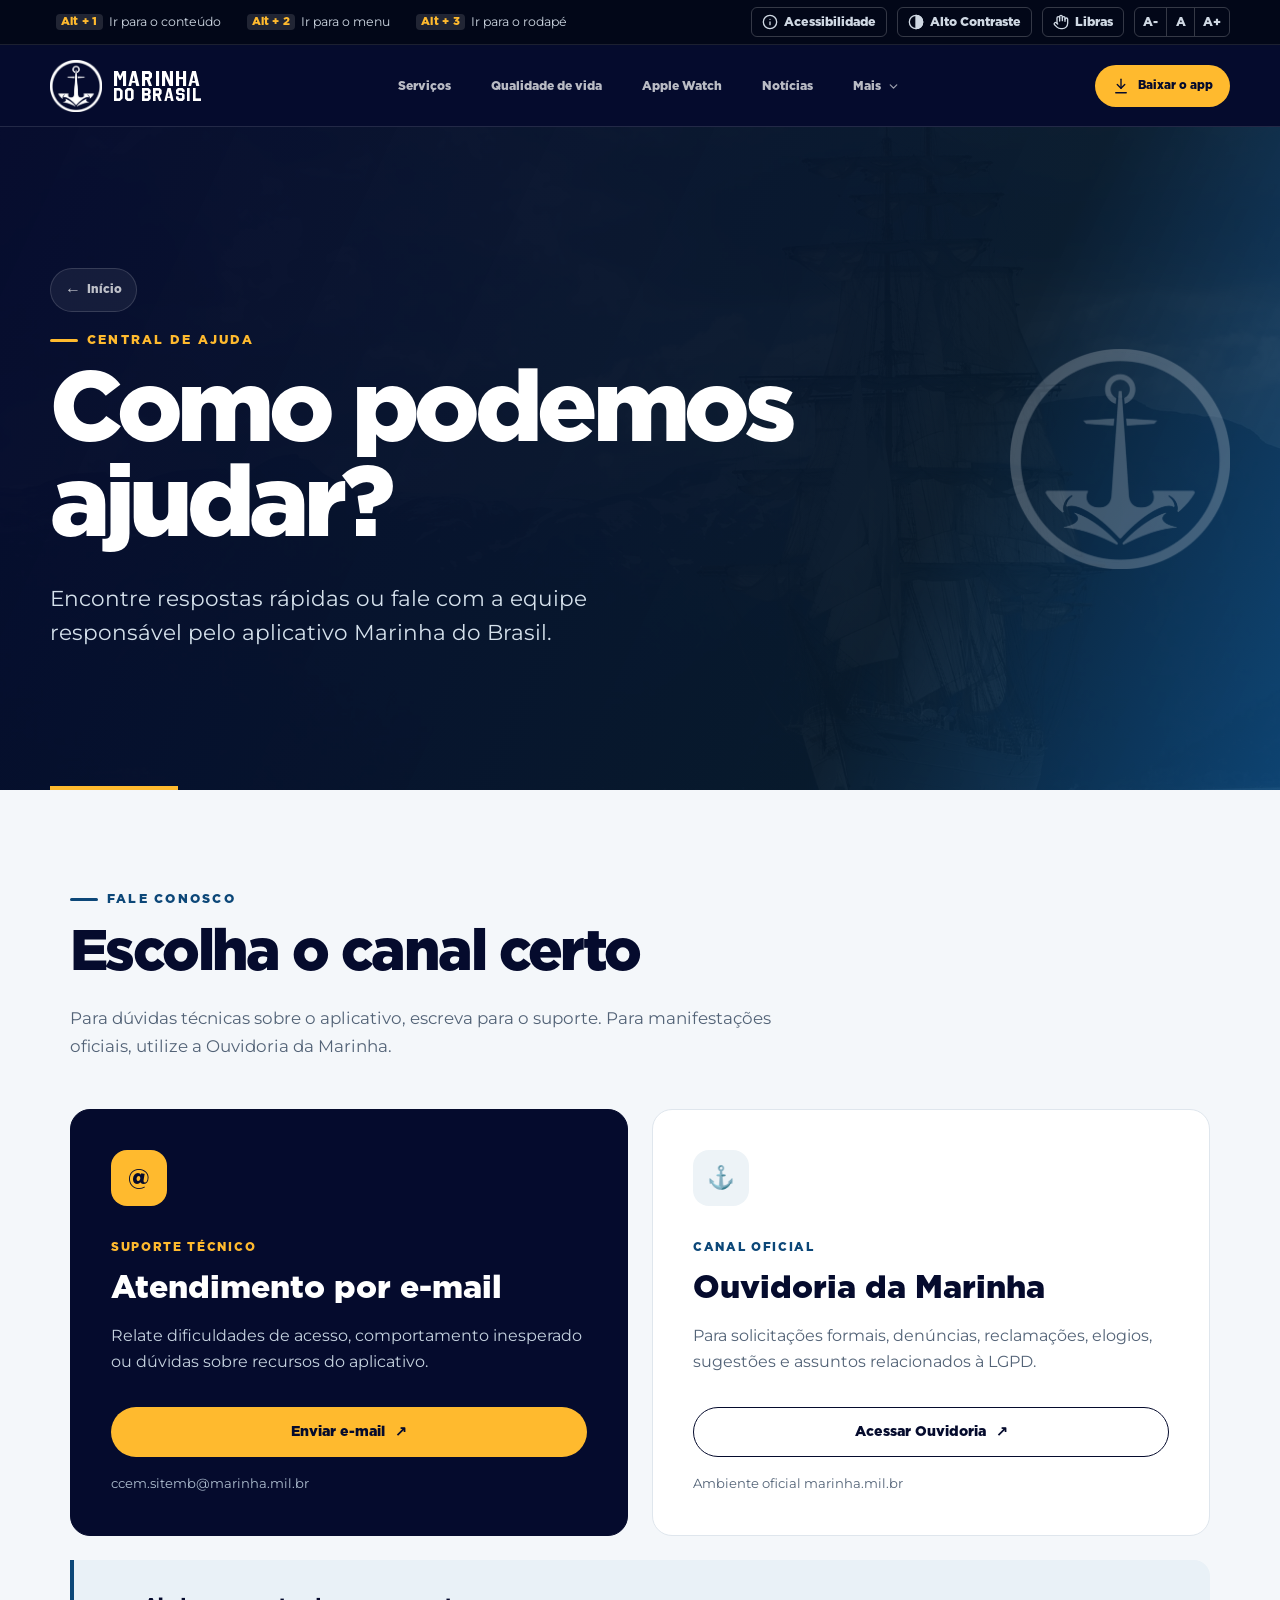
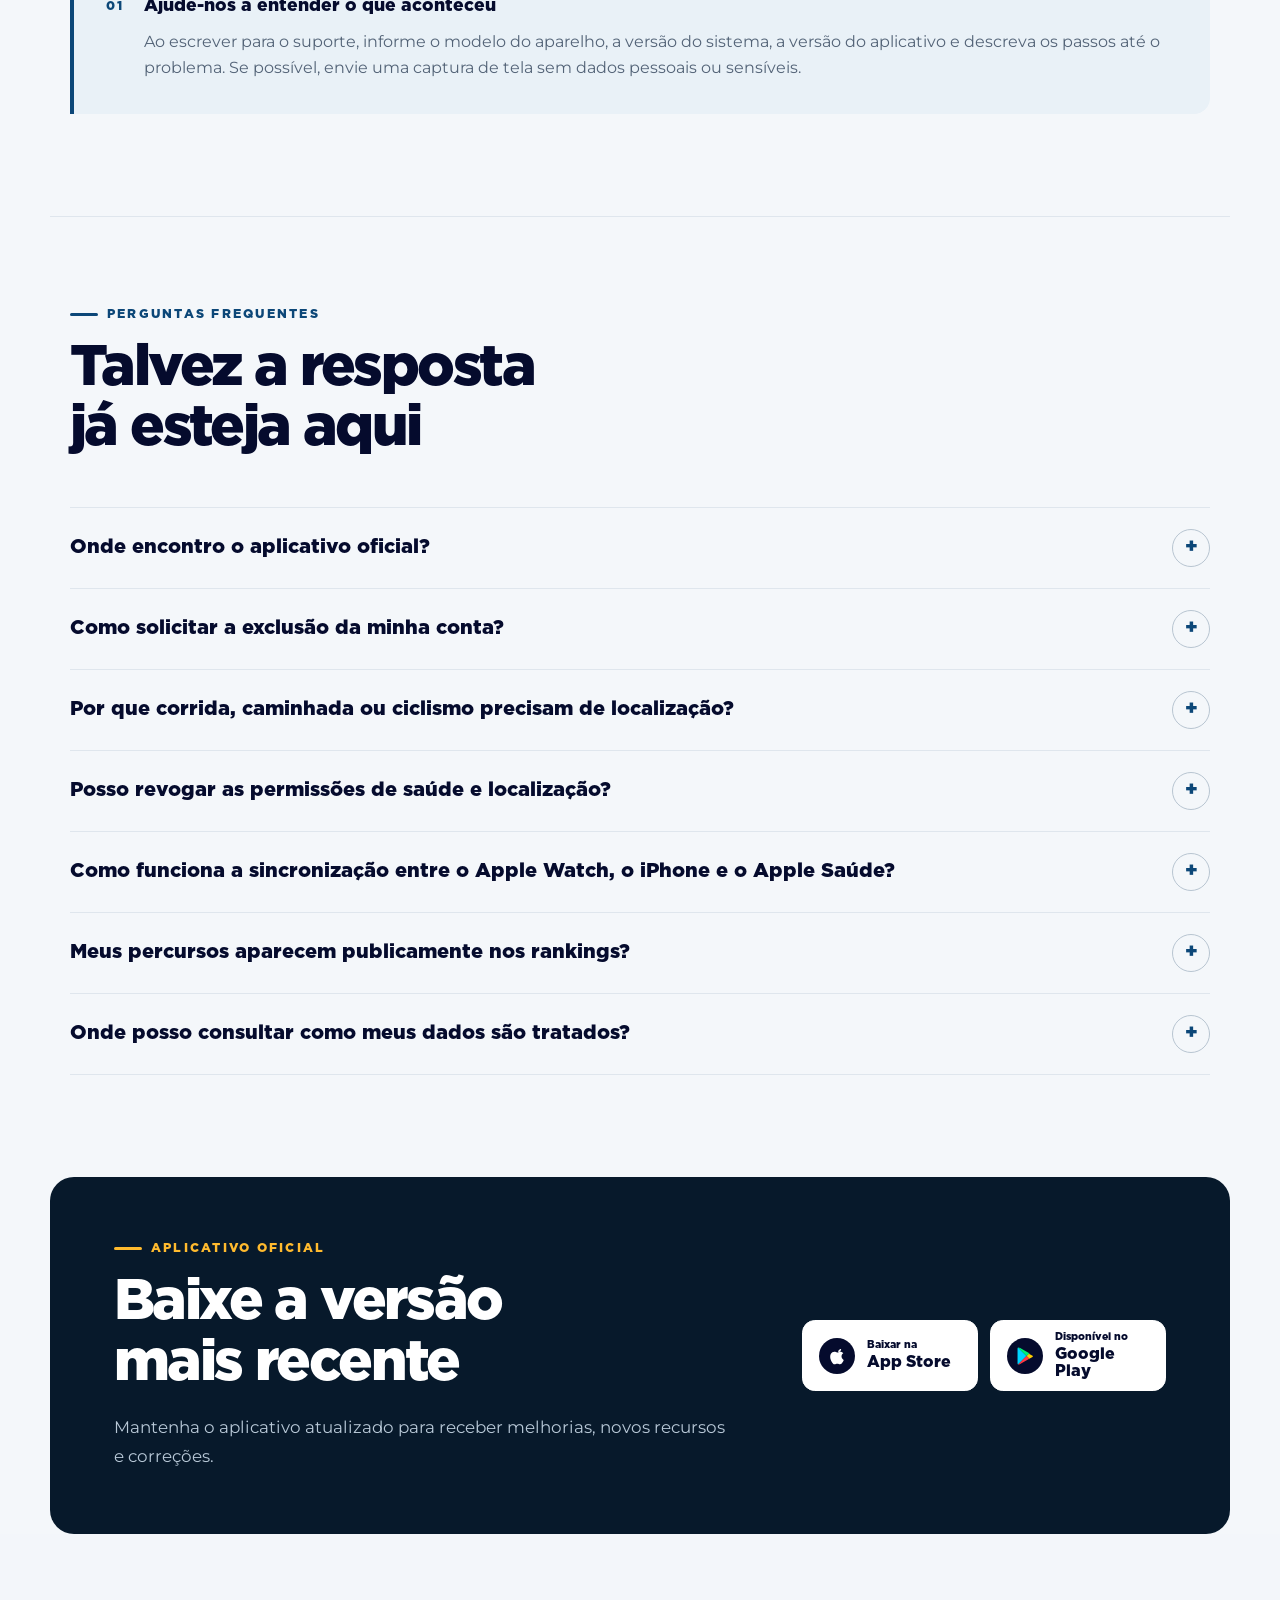
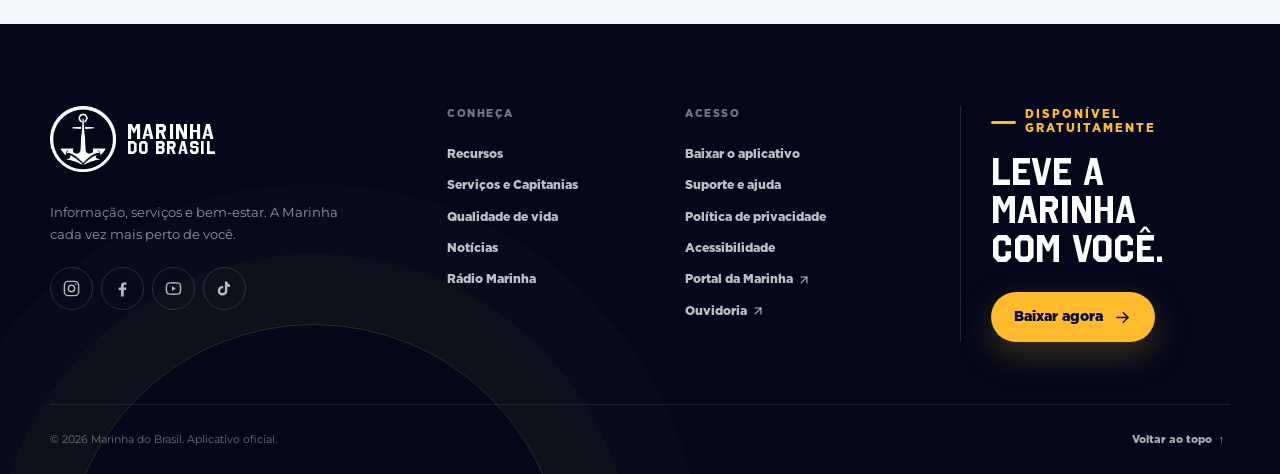
<file: suporte.html>
<!DOCTYPE html>
<html lang="pt-BR" class="no-js">
  <head>
    <meta charset="UTF-8" />
    <meta name="viewport" content="width=device-width, initial-scale=1" />
    <meta name="theme-color" content="#050b2d" />
    <meta name="color-scheme" content="light dark" />
    <title>Suporte e Ajuda | Aplicativo Marinha do Brasil</title>
    <meta name="description" content="Canais de suporte, perguntas frequentes e orientações para o aplicativo oficial Marinha do Brasil." />
    <link rel="canonical" href="https://www.marinha.mil.br/app/suporte.html" />
    
    <!-- Open Graph -->
    <meta property="og:type" content="website" />
    <meta property="og:locale" content="pt_BR" />
    <meta property="og:site_name" content="Aplicativo Marinha do Brasil" />
    <meta property="og:title" content="Suporte e Ajuda | Aplicativo Marinha do Brasil" />
    <meta property="og:description" content="Canais de suporte, perguntas frequentes e orientações para o aplicativo oficial Marinha do Brasil." />
    <meta property="og:url" content="https://www.marinha.mil.br/app/suporte.html" />
    <meta property="og:image" content="https://www.marinha.mil.br/app/assets/images/hero-marinha.webp" />
    <meta name="twitter:card" content="summary_large_image" />
    
    <!-- Favicon e Fontes -->
    <link rel="icon" type="image/jpeg" href="assets/images/app-icon.jpg" />
    <link rel="preload" href="assets/fonts/octin-college-bold.ttf" as="font" type="font/ttf" crossorigin />
    <link rel="stylesheet" href="css/global.css" />
    <link rel="stylesheet" href="css/suporte.css" />
  </head>
  <body>
    <a class="skip-link" href="#conteudo">Pular para o conteúdo</a>

    <!-- Barra de Acessibilidade (Padrão e-MAG) -->
    <aside class="accessibility-bar" aria-label="Barra de acessibilidade">
      <div class="shell accessibility-shell">
        <ul class="accessibility-shortcuts" aria-label="Atalhos para as principais áreas da página">
          <li>
            <a href="#conteudo" accesskey="1">
              <span class="a11y-key">Alt + 1</span> Ir para o conteúdo
            </a>
          </li>
          <li>
            <a href="#menu-principal" accesskey="2">
              <span class="a11y-key">Alt + 2</span> Ir para o menu
            </a>
          </li>
          <li>
            <a href="#rodape" accesskey="3">
              <span class="a11y-key">Alt + 3</span> Ir para o rodapé
            </a>
          </li>
        </ul>

        <button class="a11y-panel-toggle" type="button" aria-expanded="false" aria-controls="accessibility-tools" data-a11y-panel-toggle>
          <span>Acessibilidade</span>
          <svg width="16" height="16" viewBox="0 0 24 24" fill="none" stroke="currentColor" stroke-width="2" aria-hidden="true"><path d="m6 9 6 6 6-6"/></svg>
        </button>
        <div class="accessibility-tools" id="accessibility-tools" aria-label="Ferramentas de acessibilidade">
          <a href="acessibilidade.html" class="a11y-link">
            <svg xmlns="http://www.w3.org/2000/svg" width="16" height="16" viewBox="0 0 24 24" fill="none" stroke="currentColor" stroke-width="2" stroke-linecap="round" stroke-linejoin="round" aria-hidden="true"><circle cx="12" cy="12" r="10"/><path d="M12 16v-4"/><path d="M12 8h.01"/></svg>
            <span>Acessibilidade</span>
          </a>

          <button type="button" class="a11y-btn" data-a11y-contrast aria-pressed="false" title="Alternar modo de alto contraste">
            <svg xmlns="http://www.w3.org/2000/svg" width="16" height="16" viewBox="0 0 24 24" fill="none" stroke="currentColor" stroke-width="2" stroke-linecap="round" stroke-linejoin="round" aria-hidden="true"><circle cx="12" cy="12" r="10"/><path d="M12 2a10 10 0 0 1 0 20Z" fill="currentColor"/></svg>
            <span>Alto Contraste</span>
          </button>

          <button type="button" class="a11y-btn" data-a11y-vlibras title="Ativar tradutor de Libras (VLibras)" aria-label="Ativar tradutor de Língua Brasileira de Sinais">
            <svg xmlns="http://www.w3.org/2000/svg" width="16" height="16" viewBox="0 0 24 24" fill="none" stroke="currentColor" stroke-width="2" stroke-linecap="round" stroke-linejoin="round" aria-hidden="true"><path d="M18 11V6a2 2 0 0 0-2-2v0a2 2 0 0 0-2 2v0"/><path d="M14 10V4a2 2 0 0 0-2-2v0a2 2 0 0 0-2 2v2"/><path d="M10 10.5V6a2 2 0 0 0-2-2v0a2 2 0 0 0-2 2v8"/><path d="M18 8a2 2 0 1 1 4 0v6a8 8 0 0 1-8 8h-2c-2.8 0-4.5-.86-5.99-2.34l-3.6-3.6a2 2 0 0 1 2.83-2.82L7 15"/></svg>
            <span>Libras</span>
          </button>

          <div class="a11y-font-controls" role="group" aria-label="Controle do tamanho da fonte">
            <button type="button" class="a11y-btn a11y-btn--sm" data-a11y-font="decrease" title="Diminuir o tamanho do texto" aria-label="Diminuir o tamanho do texto">
              A-
            </button>
            <button type="button" class="a11y-btn a11y-btn--sm" data-a11y-font="reset" title="Restaurar tamanho padrão do texto" aria-label="Restaurar tamanho padrão do texto">
              A
            </button>
            <button type="button" class="a11y-btn a11y-btn--sm" data-a11y-font="increase" title="Aumentar o tamanho do texto" aria-label="Aumentar o tamanho do texto">
              A+
            </button>
          </div>
        </div>
      </div>
    </aside>

    <!-- Header Principal -->
    <header class="site-header" data-site-header>
      <div class="header-shell">
        <a class="brand" href="index.html" aria-label="Aplicativo Marinha do Brasil — página inicial">
          <img src="assets/images/logo-marinha-branca.webp" width="52" height="52" alt="Brasão da Marinha do Brasil" />
          <span class="brand-copy">
            <strong>MARINHA</strong>
            <small>DO BRASIL</small>
          </span>
          <span class="brand-product">Aplicativo oficial</span>
        </a>

        <nav id="menu-principal" class="desktop-nav" aria-label="Navegação principal">
          <a href="index.html#servicos">Serviços</a>
          <a href="index.html#qualidade-vida">Qualidade de vida</a>
          <a href="index.html#apple-watch">Apple Watch</a>
          <a href="index.html#noticias">Notícias</a>

          <div class="nav-dropdown" data-nav-dropdown>
            <button
              type="button"
              class="nav-dropdown-trigger"
              aria-expanded="false"
              aria-haspopup="true"
              id="dropdown-mais-btn"
            >
              <span>Mais</span>
              <svg class="dropdown-chevron" xmlns="http://www.w3.org/2000/svg" width="13" height="13" viewBox="0 0 24 24" fill="none" stroke="currentColor" stroke-width="2.4" stroke-linecap="round" stroke-linejoin="round" aria-hidden="true"><path d="m6 9 6 6 6-6"/></svg>
            </button>

            <div class="nav-dropdown-menu" role="menu" aria-labelledby="dropdown-mais-btn">

              <a href="index.html#recursos" class="dropdown-item" role="menuitem">
                <span class="dropdown-icon">
                  <svg xmlns="http://www.w3.org/2000/svg" width="17" height="17" viewBox="0 0 24 24" fill="none" stroke="currentColor" stroke-width="2" stroke-linecap="round" stroke-linejoin="round" aria-hidden="true"><rect x="3" y="3" width="7" height="7" rx="1"/><rect x="14" y="3" width="7" height="7" rx="1"/><rect x="3" y="14" width="7" height="7" rx="1"/><rect x="14" y="14" width="7" height="7" rx="1"/></svg>
                </span>
                <span class="dropdown-text">
                  <strong>Recursos</strong>
                  <small>Explore o aplicativo</small>
                </span>
              </a>

              <a href="index.html#radio" class="dropdown-item" role="menuitem">
                <span class="dropdown-icon">
                  <svg xmlns="http://www.w3.org/2000/svg" width="17" height="17" viewBox="0 0 24 24" fill="none" stroke="currentColor" stroke-width="2" stroke-linecap="round" stroke-linejoin="round" aria-hidden="true"><path d="M4.9 19.1C1 15.2 1 8.8 4.9 4.9"/><path d="M7.8 16.2c-2.3-2.3-2.3-6.1 0-8.5"/><circle cx="12" cy="12" r="2"/><path d="M16.2 7.8c2.3 2.3 2.3 6.1 0 8.5"/><path d="M19.1 4.9C23 8.8 23 15.1 19.1 19"/></svg>
                </span>
                <span class="dropdown-text">
                  <strong>Rádio Marinha</strong>
                  <small>Ao vivo 24 horas</small>
                </span>
              </a>

              <a href="index.html#cultura" class="dropdown-item" role="menuitem">
                <span class="dropdown-icon">
                  <svg xmlns="http://www.w3.org/2000/svg" width="17" height="17" viewBox="0 0 24 24" fill="none" stroke="currentColor" stroke-width="2" stroke-linecap="round" stroke-linejoin="round" aria-hidden="true"><path d="m12 3-1.912 5.813a2 2 0 0 1-1.275 1.275L3 12l5.813 1.912a2 2 0 0 1 1.275 1.275L12 21l1.912-5.813a2 2 0 0 1 1.275-1.275L21 12l-5.813-1.912a2 2 0 0 1-1.275-1.275L12 3Z"/></svg>
                </span>
                <span class="dropdown-text">
                  <strong>Cultura & Tradição</strong>
                  <small>Patrimônio naval</small>
                </span>
              </a>

              <div class="dropdown-divider"></div>

              <a href="suporte.html" class="dropdown-item" role="menuitem" aria-current="page">
                <span class="dropdown-icon">
                  <svg xmlns="http://www.w3.org/2000/svg" width="17" height="17" viewBox="0 0 24 24" fill="none" stroke="currentColor" stroke-width="2" stroke-linecap="round" stroke-linejoin="round" aria-hidden="true"><circle cx="12" cy="12" r="10"/><path d="M9.09 9a3 3 0 0 1 5.83 1c0 2-3 3-3 3"/><path d="M12 17h.01"/></svg>
                </span>
                <span class="dropdown-text">
                  <strong>Suporte e Ajuda</strong>
                  <small>Atendimento e dúvidas</small>
                </span>
              </a>
            </div>
          </div>
        </nav>

        <div class="header-actions">
          <a class="header-download" aria-label="Baixar o aplicativo" href="index.html#download">
            <svg xmlns="http://www.w3.org/2000/svg" width="18" height="18" viewBox="0 0 24 24" fill="none" stroke="currentColor" stroke-width="1.8" stroke-linecap="round" stroke-linejoin="round" aria-hidden="true"><path d="M12 3v12"/><path d="m7 10 5 5 5-5"/><path d="M5 21h14"/></svg>
            <span>Baixar o app</span>
          </a>
          <button class="menu-toggle" type="button" aria-expanded="false" aria-controls="mobile-menu" data-menu-toggle>
            <span class="sr-only">Abrir menu</span>
            <span data-menu-open>
              <svg xmlns="http://www.w3.org/2000/svg" width="24" height="24" viewBox="0 0 24 24" fill="none" stroke="currentColor" stroke-width="1.8" stroke-linecap="round" stroke-linejoin="round" aria-hidden="true"><path d="M4 7h16"/><path d="M4 12h16"/><path d="M4 17h16"/></svg>
            </span>
            <span data-menu-close hidden>
              <svg xmlns="http://www.w3.org/2000/svg" width="24" height="24" viewBox="0 0 24 24" fill="none" stroke="currentColor" stroke-width="1.8" stroke-linecap="round" stroke-linejoin="round" aria-hidden="true"><path d="M6 6l12 12"/><path d="M18 6 6 18"/></svg>
            </span>
          </button>
        </div>
      </div>

      <!-- Menu Mobile -->
      <div class="mobile-menu" id="mobile-menu" data-mobile-menu hidden>
        <nav aria-label="Navegação móvel">
          <a href="index.html#servicos" style="--menu-index: 0"><span>01</span>Serviços <svg xmlns="http://www.w3.org/2000/svg" width="19" height="19" viewBox="0 0 24 24" fill="none" stroke="currentColor" stroke-width="1.8" stroke-linecap="round" stroke-linejoin="round" aria-hidden="true"><path d="M7 17 17 7"/><path d="M7 7h10v10"/></svg></a>
          <a href="index.html#qualidade-vida" style="--menu-index: 1"><span>02</span>Qualidade de vida <svg xmlns="http://www.w3.org/2000/svg" width="19" height="19" viewBox="0 0 24 24" fill="none" stroke="currentColor" stroke-width="1.8" stroke-linecap="round" stroke-linejoin="round" aria-hidden="true"><path d="M7 17 17 7"/><path d="M7 7h10v10"/></svg></a>
          <a href="index.html#apple-watch" style="--menu-index: 2"><span>03</span>Apple Watch <svg xmlns="http://www.w3.org/2000/svg" width="19" height="19" viewBox="0 0 24 24" fill="none" stroke="currentColor" stroke-width="1.8" stroke-linecap="round" stroke-linejoin="round" aria-hidden="true"><path d="M7 17 17 7"/><path d="M7 7h10v10"/></svg></a>
          <a href="index.html#noticias" style="--menu-index: 3"><span>04</span>Notícias <svg xmlns="http://www.w3.org/2000/svg" width="19" height="19" viewBox="0 0 24 24" fill="none" stroke="currentColor" stroke-width="1.8" stroke-linecap="round" stroke-linejoin="round" aria-hidden="true"><path d="M7 17 17 7"/><path d="M7 7h10v10"/></svg></a>
          <a href="index.html#radio" style="--menu-index: 4"><span>05</span>Rádio <svg xmlns="http://www.w3.org/2000/svg" width="19" height="19" viewBox="0 0 24 24" fill="none" stroke="currentColor" stroke-width="1.8" stroke-linecap="round" stroke-linejoin="round" aria-hidden="true"><path d="M7 17 17 7"/><path d="M7 7h10v10"/></svg></a>
          <a href="index.html#cultura" style="--menu-index: 5"><span>06</span>Cultura & Tradição <svg xmlns="http://www.w3.org/2000/svg" width="19" height="19" viewBox="0 0 24 24" fill="none" stroke="currentColor" stroke-width="1.8" stroke-linecap="round" stroke-linejoin="round" aria-hidden="true"><path d="M7 17 17 7"/><path d="M7 7h10v10"/></svg></a>
          <a href="suporte.html" style="--menu-index: 7" aria-current="page"><span>08</span>Suporte e Ajuda <svg xmlns="http://www.w3.org/2000/svg" width="19" height="19" viewBox="0 0 24 24" fill="none" stroke="currentColor" stroke-width="1.8" stroke-linecap="round" stroke-linejoin="round" aria-hidden="true"><path d="M7 17 17 7"/><path d="M7 7h10v10"/></svg></a>
          <a href="privacidade.html" style="--menu-index: 6"><span>07</span>Privacidade <svg xmlns="http://www.w3.org/2000/svg" width="19" height="19" viewBox="0 0 24 24" fill="none" stroke="currentColor" stroke-width="1.8" stroke-linecap="round" stroke-linejoin="round" aria-hidden="true"><path d="M7 17 17 7"/><path d="M7 7h10v10"/></svg></a>
          <a href="acessibilidade.html" style="--menu-index: 7"><span>08</span>Acessibilidade <svg xmlns="http://www.w3.org/2000/svg" width="19" height="19" viewBox="0 0 24 24" fill="none" stroke="currentColor" stroke-width="1.8" stroke-linecap="round" stroke-linejoin="round" aria-hidden="true"><path d="M7 17 17 7"/><path d="M7 7h10v10"/></svg></a>
        </nav>
        <div class="mobile-menu-footer">
          <a href="index.html#download" class="button button-primary">
            <svg xmlns="http://www.w3.org/2000/svg" width="18" height="18" viewBox="0 0 24 24" fill="none" stroke="currentColor" stroke-width="1.8" stroke-linecap="round" stroke-linejoin="round" aria-hidden="true"><path d="M12 3v12"/><path d="m7 10 5 5 5-5"/><path d="M5 21h14"/></svg>
            Baixar agora
          </a>
          <a href="https://www.marinha.mil.br/ouvidoria" target="_blank" rel="noopener noreferrer">
            Ouvidoria
            <svg xmlns="http://www.w3.org/2000/svg" width="16" height="16" viewBox="0 0 24 24" fill="none" stroke="currentColor" stroke-width="1.8" stroke-linecap="round" stroke-linejoin="round" aria-hidden="true"><path d="M7 17 17 7"/><path d="M7 7h10v10"/></svg>
          </a>
        </div>
      </div>
    </header>

    <main id="conteudo">
      <div class="support-page">
        <section class="support-hero" aria-labelledby="support-title">
          <div class="support-hero__content">
            <a class="back-link" href="index.html" aria-label="Voltar para a página inicial">
              <span aria-hidden="true">←</span>
              Início
            </a>
            <p class="eyebrow">Central de ajuda</p>
            <h1 id="support-title">Como podemos ajudar?</h1>
            <p class="support-hero__lead">Encontre respostas rápidas ou fale com a equipe responsável pelo aplicativo Marinha do Brasil.</p>
          </div>
          <div class="support-hero__mark" aria-hidden="true">
            <img src="assets/images/logo-marinha-branca.webp" alt="" width="220" height="220" />
          </div>
        </section>

        <section class="contact-section" aria-labelledby="contact-title">
          <div class="section-heading">
            <p class="eyebrow eyebrow--dark">Fale conosco</p>
            <h2 id="contact-title">Escolha o canal certo</h2>
            <p>Para dúvidas técnicas sobre o aplicativo, escreva para o suporte. Para manifestações oficiais, utilize a Ouvidoria da Marinha.</p>
          </div>

          <div class="contact-grid">
            <article class="contact-card contact-card--primary">
              <div class="contact-card__icon" aria-hidden="true">@</div>
              <p class="contact-card__tag">Suporte técnico</p>
              <h3>Atendimento por e-mail</h3>
              <p>Relate dificuldades de acesso, comportamento inesperado ou dúvidas sobre recursos do aplicativo.</p>
              <a class="button button--gold" href="mailto:ccem.sitemb@marinha.mil.br?subject=Suporte%20-%20Aplicativo%20Marinha%20do%20Brasil">
                Enviar e-mail
                <span aria-hidden="true">↗</span>
              </a>
              <p class="contact-card__detail">ccem.sitemb@marinha.mil.br</p>
            </article>

            <article class="contact-card">
              <div class="contact-card__icon contact-card__icon--outline" aria-hidden="true">⚓</div>
              <p class="contact-card__tag">Canal oficial</p>
              <h3>Ouvidoria da Marinha</h3>
              <p>Para solicitações formais, denúncias, reclamações, elogios, sugestões e assuntos relacionados à LGPD.</p>
              <a class="button button--outline" href="https://www.marinha.mil.br/ouvidoria" target="_blank" rel="noopener noreferrer">
                Acessar Ouvidoria
                <span aria-hidden="true">↗</span>
              </a>
              <p class="contact-card__detail">Ambiente oficial marinha.mil.br</p>
            </article>
          </div>

          <aside class="support-tip" aria-label="Informações úteis para o atendimento">
            <span class="support-tip__number" aria-hidden="true">01</span>
            <div>
              <h3>Ajude-nos a entender o que aconteceu</h3>
              <p>Ao escrever para o suporte, informe o modelo do aparelho, a versão do sistema, a versão do aplicativo e descreva os passos até o problema. Se possível, envie uma captura de tela sem dados pessoais ou sensíveis.</p>
            </div>
          </aside>
        </section>

        <section class="faq-section" aria-labelledby="faq-title">
          <div class="section-heading">
            <p class="eyebrow eyebrow--dark">Perguntas frequentes</p>
            <h2 id="faq-title">Talvez a resposta já esteja aqui</h2>
          </div>

          <div class="faq-list">
            <details>
              <summary>Onde encontro o aplicativo oficial?</summary>
              <div class="faq-answer">
                <p>O aplicativo Marinha do Brasil está disponível na App Store para iPhone e na Google Play para aparelhos Android. Use os links oficiais desta página para fazer o download.</p>
              </div>
            </details>

            <details>
              <summary>Como solicitar a exclusão da minha conta?</summary>
              <div class="faq-answer">
                <p>No aplicativo, acesse <strong>Perfil &gt; Configurações &gt; Excluir Conta</strong>. A exclusão também pode ser requerida formalmente pela <a href="https://www.marinha.mil.br/ouvidoria" target="_blank" rel="noopener noreferrer">Ouvidoria da Marinha</a>.</p>
              </div>
            </details>

            <details>
              <summary>Por que corrida, caminhada ou ciclismo precisam de localização?</summary>
              <div class="faq-answer">
                <p>A localização é usada, mediante sua autorização, para registrar o percurso durante uma atividade física iniciada por você. A localização em segundo plano mantém o registro quando a tela está bloqueada.</p>
              </div>
            </details>

            <details>
              <summary>Posso revogar as permissões de saúde e localização?</summary>
              <div class="faq-answer">
                <p>Sim. As permissões podem ser revogadas nas configurações do sistema operacional. Algumas funcionalidades que dependem desses dados podem deixar de funcionar até que a permissão seja concedida novamente.</p>
              </div>
            </details>

            <details>
              <summary>Como funciona a sincronização entre o Apple Watch, o iPhone e o Apple Saúde?</summary>
              <div class="faq-answer">
                <p>A sincronização é contínua e inteligente:</p>
                <ul>
                  <li><strong>Sincronização na página de Esportes:</strong>
                    <ul>
                      <li><strong>Primeira ativação (histórico de 30 dias):</strong> ao entrar na aba de <em>Esportes</em> e habilitar a conexão com o Apple Saúde pela primeira vez, o aplicativo busca e importa automaticamente os treinos realizados nos <strong>últimos 30 dias</strong>.</li>
                      <li><strong>Próximos acessos (últimas 24 horas):</strong> nas aberturas seguintes da página de Esportes, o aplicativo realiza uma sincronização rápida e otimizada, buscando apenas as atividades físicas concluídas nas <strong>últimas 24 horas</strong>.</li>
                    </ul>
                  </li>
                  <li><strong>Treino livre no Apple Watch:</strong> você pode correr ou pedalar levando apenas o Apple Watch. O relógio grava percurso por GPS e métricas biométricas; ao se aproximar do iPhone, tudo é transferido em segundo plano via Bluetooth ou Wi-Fi.</li>
                  <li><strong>Privacidade e controle:</strong> seus dados contam com criptografia de ponta a ponta e as permissões podem ser gerenciadas ou revogadas a qualquer momento no iPhone em <em>Ajustes &gt; Saúde &gt; Acesso a Dados e Dispositivos</em>.</li>
                </ul>
              </div>
            </details>

            <details>
              <summary>Meus percursos aparecem publicamente nos rankings?</summary>
              <div class="faq-answer">
                <p>Não. O traçado geográfico detalhado e as coordenadas precisas das rotas não são compartilhados publicamente nos rankings. A participação nos rankings é opcional.</p>
              </div>
            </details>

            <details>
              <summary>Onde posso consultar como meus dados são tratados?</summary>
              <div class="faq-answer">
                <p>Consulte a <a href="privacidade.html">Política de Privacidade</a>, que explica os dados tratados, as finalidades, a retenção e os direitos do titular.</p>
              </div>
            </details>
          </div>
        </section>

        <section class="download-section" aria-labelledby="download-title">
          <div class="download-section__content">
            <p class="eyebrow">Aplicativo oficial</p>
            <h2 id="download-title">Baixe a versão mais recente</h2>
            <p>Mantenha o aplicativo atualizado para receber melhorias, novos recursos e correções.</p>
          </div>
          <div class="store-actions" aria-label="Lojas de aplicativos">
            <a class="store-link" href="https://apps.apple.com/app/marinha-do-brasil/id6763670491" target="_blank" rel="noopener noreferrer">
              <span class="store-link__icon" aria-hidden="true">
                <svg class="brand-icon icon-apple" width="20" height="20" viewBox="0 0 24 24" fill="currentColor" aria-hidden="true">
                  <path d="M18.71 19.5c-.83 1.24-1.71 2.45-3.05 2.47-1.34.03-1.77-.79-3.29-.79-1.53 0-2 .77-3.27.82-1.31.05-2.3-1.32-3.14-2.53C4.25 17 2.94 12.45 4.7 9.39c.87-1.52 2.43-2.48 4.12-2.51 1.28-.02 2.5.87 3.29.87.78 0 2.26-1.07 3.81-.91.65.03 2.47.26 3.64 1.98-.09.06-2.17 1.28-2.15 3.81.03 3.02 2.65 4.03 2.68 4.04-.03.07-.42 1.44-1.38 2.83M15.97 6.38c.62-.75 1.04-1.8 1.01-2.88-.96.04-2.07.64-2.73 1.41-.58.68-.96 1.75-.91 2.8.03 0 .07.01.1.01 1-.02 1.96-.64 2.53-1.34z"/>
                </svg>
              </span>
              <span><small>Baixar na</small>App Store</span>
            </a>
            <a class="store-link" href="https://play.google.com/store/apps/details?id=br.gov.marinhaoficial.app" target="_blank" rel="noopener noreferrer">
              <span class="store-link__icon" aria-hidden="true">
                <svg class="brand-icon icon-googleplay" width="18" height="18" viewBox="0 0 24 24" aria-hidden="true">
                  <path d="M3.609 1.814L13.792 12 3.61 22.186c-.352-.33-.564-.817-.564-1.378V3.192c0-.56.212-1.048.563-1.378z" fill="#00D3FF"/>
                  <path d="M17.186 8.608L13.792 12l3.394 3.392 3.844-2.186c.658-.374.658-.986 0-1.36l-3.844-2.238z" fill="#FFCE00"/>
                  <path d="M3.609 1.814l10.183 10.186 3.394-3.392L6.17 2.378C5.228 1.844 4.296 1.624 3.61 1.814z" fill="#00F076"/>
                  <path d="M3.609 22.186c.686.19 1.618-.03 2.56-.564l11.016-6.23-3.394-3.392L3.61 22.186z" fill="#FF3A44"/>
                </svg>
              </span>
              <span><small>Disponível no</small>Google Play</span>
            </a>
          </div>
        </section>
      </div>
    </main>

    <!-- Rodapé -->
    <footer id="rodape" class="site-footer">
      <div class="footer-top shell">
        <div class="footer-brand">
          <a class="brand" href="index.html" aria-label="Página inicial do Aplicativo Marinha do Brasil">
            <img src="assets/images/logo-marinha-branca.webp" width="66" height="66" alt="Brasão da Marinha do Brasil" loading="lazy" />
            <span class="brand-copy"><strong>MARINHA</strong><small>DO BRASIL</small></span>
          </a>
          <p>Informação, serviços e bem-estar. A Marinha cada vez mais perto de você.</p>
          <div class="social-links" aria-label="Redes sociais da Marinha do Brasil">
            <a href="https://www.instagram.com/marinhaoficial/" target="_blank" rel="noopener noreferrer" aria-label="Instagram da Marinha do Brasil"><svg viewBox="0 0 24 24" aria-hidden="true"><rect x="3" y="3" width="18" height="18" rx="5"/><circle cx="12" cy="12" r="4"/><circle cx="17.5" cy="6.5" r="1" class="social-fill"/></svg></a>
            <a href="https://www.facebook.com/marinhaoficial/" target="_blank" rel="noopener noreferrer" aria-label="Facebook da Marinha do Brasil"><svg viewBox="0 0 24 24" aria-hidden="true" class="social-brand-fill"><path d="M13.6 22v-8h2.8l.42-3.2H13.6V8.75c0-.93.26-1.56 1.62-1.56h1.73V4.33A23 23 0 0 0 14.43 4C11.9 4 10 5.52 10 8.31v2.49H7.1V14H10v8h3.6Z"/></svg></a>
            <a href="https://www.youtube.com/@marinhaoficial" target="_blank" rel="noopener noreferrer" aria-label="YouTube da Marinha do Brasil"><svg viewBox="0 0 24 24" aria-hidden="true"><path d="M21 12c0 2.2-.25 4.1-.55 5.05a2.5 2.5 0 0 1-1.75 1.75c-1.55.42-6.7.42-6.7.42s-5.15 0-6.7-.42a2.5 2.5 0 0 1-1.75-1.75C3.25 16.1 3 14.2 3 12s.25-4.1.55-5.05A2.5 2.5 0 0 1 5.3 5.2c1.55-.42 6.7-.42 6.7-.42s5.15 0 6.7.42a2.5 2.5 0 0 1 1.75 1.75C20.75 7.9 21 9.8 21 12Z"/><path d="m10 9 5 3-5 3V9Z" class="social-fill"/></svg></a>
            <a href="https://www.tiktok.com/@marinhadobrasiloficial" target="_blank" rel="noopener noreferrer" aria-label="TikTok da Marinha do Brasil"><svg viewBox="0 0 24 24" aria-hidden="true" class="social-brand-fill"><path d="M15.6 3c.25 1.9 1.35 3.45 3.4 4.15v3.1a8.1 8.1 0 0 1-3.35-.78v5.42A6.1 6.1 0 1 1 10.4 8.8v3.18a2.95 2.95 0 1 0 2.08 2.82V3h3.12Z"/></svg></a>
          </div>
        </div>
        <div class="footer-column">
          <h2>Conheça</h2>
          <a href="index.html#recursos">Recursos</a>
          <a href="index.html#servicos">Serviços e Capitanias</a>
          <a href="index.html#qualidade-vida">Qualidade de vida</a>
          <a href="index.html#noticias">Notícias</a>
          <a href="index.html#radio">Rádio Marinha</a>
        </div>
        <div class="footer-column">
          <h2>Acesso</h2>
          <a href="index.html#download">Baixar o aplicativo</a>
          <a href="suporte.html">Suporte e ajuda</a>
          <a href="privacidade.html">Política de privacidade</a>
          <a href="acessibilidade.html">Acessibilidade</a>
          <a href="https://www.marinha.mil.br/" target="_blank" rel="noopener noreferrer">
            Portal da Marinha
            <svg xmlns="http://www.w3.org/2000/svg" width="14" height="14" viewBox="0 0 24 24" fill="none" stroke="currentColor" stroke-width="1.8" stroke-linecap="round" stroke-linejoin="round" aria-hidden="true"><path d="M7 17 17 7"/><path d="M7 7h10v10"/></svg>
          </a>
          <a href="https://www.marinha.mil.br/ouvidoria" target="_blank" rel="noopener noreferrer">
            Ouvidoria
            <svg xmlns="http://www.w3.org/2000/svg" width="14" height="14" viewBox="0 0 24 24" fill="none" stroke="currentColor" stroke-width="1.8" stroke-linecap="round" stroke-linejoin="round" aria-hidden="true"><path d="M7 17 17 7"/><path d="M7 7h10v10"/></svg>
          </a>
        </div>
        <div class="footer-cta">
          <span class="eyebrow">Disponível gratuitamente</span>
          <h2>Leve a Marinha com você.</h2>
          <a class="button button-gold" href="index.html#download">
            Baixar agora
            <svg xmlns="http://www.w3.org/2000/svg" width="19" height="19" viewBox="0 0 24 24" fill="none" stroke="currentColor" stroke-width="1.8" stroke-linecap="round" stroke-linejoin="round" aria-hidden="true"><path d="M5 12h14"/><path d="m13 6 6 6-6 6"/></svg>
          </a>
        </div>
      </div>
      <div class="footer-bottom shell">
        <p>© 2026 Marinha do Brasil. Aplicativo oficial.</p>
        <button type="button" data-back-to-top>Voltar ao topo <span aria-hidden="true">↑</span></button>
      </div>
    </footer>

    <!-- Região viva para anúncios assistivos -->
    <div id="a11y-live-feedback" class="sr-only" aria-live="polite"></div>

    <!-- VLibras: Tradutor de Libras Oficial do Governo Federal -->
    <div vw class="enabled">
      <div vw-access-button class="active"></div>
      <div vw-plugin-wrapper>
        <div class="vw-plugin-top-wrapper"></div>
      </div>
    </div>
    <script src="https://vlibras.gov.br/app/vlibras-plugin.js"></script>
    <script>
      new window.VLibras.Widget('https://vlibras.gov.br/app');
    </script>

    <script src="js/site.js"></script>
  </body>
</html>
</file>
<file: css/global.css>
@font-face {
  font-family: 'Octin College';
  src: url('../assets/fonts/octin-college-bold.ttf') format('truetype');
  font-style: normal;
  font-weight: 700;
  font-display: swap;
}

@font-face {
  font-family: 'Montserrat';
  src: url('../assets/fonts/montserrat-regular.ttf') format('truetype');
  font-style: normal;
  font-weight: 400;
  font-display: swap;
}

@font-face {
  font-family: 'Montserrat';
  src: url('../assets/fonts/gotham-black.otf') format('opentype');
  font-style: normal;
  font-weight: 700;
  font-display: swap;
}

:root {
  --navy-950: #030719;
  --navy-900: #050b2d;
  --navy-850: #071327;
  --navy-800: #07192b;
  --navy-700: #0b2945;
  --blue-500: #187bd1;
  --green: #009b4d;
  --gold: #ffba2e;
  --gold-soft: #ffd878;
  --coral: #ff4d35;
  --cyan: #12a89d;
  --violet: #7469ff;
  --ink: #071221;
  --muted: #5e6a7a;
  --surface: #f3f6fa;
  --surface-2: #e8eef5;
  --white: #fff;
  --line: rgba(7, 25, 43, 0.12);
  --shell: min(1180px, calc(100vw - 40px));
  --display: 'Octin College', Impact, sans-serif;
  --body: 'Montserrat', Arial, sans-serif;
  --radius-sm: 14px;
  --radius-md: 24px;
  --radius-lg: 36px;
  --shadow: 0 24px 70px rgba(5, 11, 45, 0.14);
  --header-height: 82px;
}

*,
*::before,
*::after {
  box-sizing: border-box;
}

html {
  scroll-behavior: smooth;
  scroll-padding-top: var(--header-height);
  background: var(--navy-950);
  font-size: 100%;
  transition: font-size 150ms ease;
}

html.font-size-sm {
  font-size: 90%;
}

html.font-size-md {
  font-size: 100%;
}

html.font-size-lg {
  font-size: 112.5%;
}

html.font-size-xl {
  font-size: 125%;
}

body {
  margin: 0;
  min-width: 320px;
  overflow-x: clip;
  background: var(--surface);
  color: var(--ink);
  font-family: var(--body);
  font-size: 1rem;
  line-height: 1.65;
  text-rendering: optimizeLegibility;
  -webkit-font-smoothing: antialiased;
}

img,
svg {
  display: block;
  max-width: 100%;
}

button,
input,
textarea,
select {
  font: inherit;
}

button,
a {
  -webkit-tap-highlight-color: transparent;
}

a {
  color: inherit;
}

p,
h1,
h2,
h3,
h4 {
  margin-top: 0;
}

p:last-child {
  margin-bottom: 0;
}

h1,
h2,
h3 {
  text-wrap: balance;
}

p {
  text-wrap: pretty;
}

::selection {
  background: var(--gold);
  color: var(--navy-900);
}

:focus-visible {
  outline: 3px solid var(--gold);
  outline-offset: 4px;
}

.shell {
  width: var(--shell);
  margin-inline: auto;
}

.sr-only {
  position: absolute !important;
  width: 1px !important;
  height: 1px !important;
  padding: 0 !important;
  margin: -1px !important;
  overflow: hidden !important;
  clip: rect(0, 0, 0, 0) !important;
  white-space: nowrap !important;
  border: 0 !important;
}

.skip-link {
  position: fixed;
  z-index: 1000;
  left: 16px;
  top: 12px;
  padding: 12px 18px;
  border-radius: 10px;
  background: var(--gold);
  color: var(--navy-900);
  font-weight: 800;
  text-decoration: none;
  transform: translateY(-160%);
  transition: transform 180ms ease;
}

.skip-link:focus {
  transform: translateY(0);
}

.eyebrow {
  display: inline-flex;
  align-items: center;
  gap: 9px;
  color: currentColor;
  font-size: 0.72rem;
  font-weight: 800;
  letter-spacing: 0.17em;
  line-height: 1.2;
  text-transform: uppercase;
}

.eyebrow::before {
  width: 28px;
  height: 3px;
  border-radius: 99px;
  background: currentColor;
  content: '';
}

.eyebrow-gold {
  color: var(--gold);
}

.button {
  display: inline-flex;
  min-height: 50px;
  align-items: center;
  justify-content: center;
  gap: 10px;
  padding: 0 22px;
  border: 1px solid transparent;
  border-radius: 999px;
  font-size: 0.88rem;
  font-weight: 800;
  line-height: 1;
  text-decoration: none;
  transition: transform 180ms ease, background 180ms ease, color 180ms ease, border-color 180ms ease, box-shadow 180ms ease;
}

.button:hover {
  transform: translateY(-2px);
}

.button-primary,
.button-gold {
  background: var(--gold);
  color: var(--navy-900);
  box-shadow: 0 12px 34px rgba(255, 186, 46, 0.24);
}

.button-primary:hover,
.button-gold:hover {
  background: var(--gold-soft);
}

.button-dark {
  background: var(--navy-900);
  color: var(--white);
}

.button-outline {
  border-color: rgba(255, 255, 255, 0.38);
  color: var(--white);
}

.button-outline:hover {
  border-color: var(--white);
  background: rgba(255, 255, 255, 0.1);
}

.text-link {
  display: inline-flex;
  min-height: 44px;
  align-items: center;
  gap: 8px;
  color: var(--navy-900);
  font-weight: 800;
  text-decoration: none;
}

.text-link svg {
  transition: transform 180ms ease;
}

.text-link:hover svg {
  transform: translateX(4px);
}

/* Header */
.scroll-progress {
  position: fixed;
  z-index: 101;
  top: 0;
  left: 0;
  width: 100%;
  height: 3px;
  pointer-events: none;
}

.scroll-progress span {
  display: block;
  width: 100%;
  height: 100%;
  background: linear-gradient(90deg, var(--green), var(--gold));
  transform: scaleX(0);
  transform-origin: left;
  will-change: transform;
}

.site-header {
  position: sticky;
  z-index: 100;
  top: 0;
  height: var(--header-height);
  background: var(--navy-900);
  color: var(--white);
  transition: box-shadow 220ms ease, background 220ms ease;
}

.site-header::after {
  position: absolute;
  right: 0;
  bottom: 0;
  left: 0;
  height: 1px;
  background: rgba(255, 255, 255, 0.12);
  content: '';
}

.site-header.is-scrolled {
  background: rgba(5, 11, 45, 0.92);
  box-shadow: 0 14px 35px rgba(3, 7, 25, 0.22);
  -webkit-backdrop-filter: blur(18px);
  backdrop-filter: blur(18px);
}

.header-shell {
  display: flex;
  width: var(--shell);
  height: 100%;
  align-items: center;
  justify-content: space-between;
  gap: 28px;
  margin-inline: auto;
}

.brand {
  display: inline-flex;
  flex: 0 0 auto;
  align-items: center;
  gap: 11px;
  color: var(--white);
  text-decoration: none;
}

.brand img {
  flex: 0 0 auto;
  object-fit: contain;
}

.brand-copy {
  display: grid;
  gap: 0;
  line-height: 0.86;
}

.brand-copy strong,
.brand-copy small {
  font-family: var(--display);
  font-weight: 700;
  letter-spacing: 0.055em;
}

.brand-copy strong {
  font-size: 1.35rem;
}

.brand-copy small {
  font-size: 1.145rem;
}

.brand-product {
  margin-left: 4px;
  padding-left: 14px;
  border-left: 1px solid rgba(255, 255, 255, 0.24);
  color: rgba(255, 255, 255, 0.65);
  font-size: 0.68rem;
  font-weight: 700;
  letter-spacing: 0.12em;
  text-transform: uppercase;
}

.desktop-nav {
  display: flex;
  align-items: center;
  gap: 4px;
  flex-wrap: nowrap;
}

.desktop-nav a {
  position: relative;
  display: flex;
  min-height: 44px;
  align-items: center;
  padding: 0 12px;
  color: rgba(255, 255, 255, 0.72);
  font-size: 0.76rem;
  font-weight: 700;
  text-decoration: none;
  white-space: nowrap;
  transition: color 180ms ease;
}

.desktop-nav a::after {
  position: absolute;
  right: 12px;
  bottom: 5px;
  left: 12px;
  height: 2px;
  border-radius: 99px;
  background: var(--gold);
  content: '';
  transform: scaleX(0);
  transition: transform 180ms ease;
}

.desktop-nav a:hover,
.desktop-nav a[aria-current='page'] {
  color: var(--white);
}

.desktop-nav a:hover::after,
.desktop-nav a[aria-current='page']::after {
  transform: scaleX(1);
}

/* ── Menu Dropdown "Mais" na Navegação Desktop ── */
.nav-dropdown {
  position: relative;
  display: flex;
  align-items: center;
}

.nav-dropdown-trigger {
  position: relative;
  display: flex;
  min-height: 44px;
  align-items: center;
  gap: 6px;
  padding: 0 12px;
  background: transparent;
  border: none;
  color: rgba(255, 255, 255, 0.72);
  font-family: inherit;
  font-size: 0.76rem;
  font-weight: 700;
  cursor: pointer;
  white-space: nowrap;
  transition: color 180ms ease;
}

.nav-dropdown-trigger::after {
  position: absolute;
  right: 12px;
  bottom: 5px;
  left: 12px;
  height: 2px;
  border-radius: 99px;
  background: var(--gold);
  content: '';
  transform: scaleX(0);
  transition: transform 180ms ease;
}

.nav-dropdown-trigger:hover,
.nav-dropdown.is-open .nav-dropdown-trigger,
.nav-dropdown:focus-within .nav-dropdown-trigger {
  color: var(--white);
}

.nav-dropdown-trigger:hover::after,
.nav-dropdown.is-open .nav-dropdown-trigger::after,
.nav-dropdown:focus-within .nav-dropdown-trigger::after {
  transform: scaleX(1);
}

.nav-dropdown-trigger .dropdown-chevron {
  transition: transform 220ms ease;
  color: rgba(255, 255, 255, 0.6);
}

.nav-dropdown:hover .dropdown-chevron,
.nav-dropdown.is-open .dropdown-chevron,
.nav-dropdown:focus-within .dropdown-chevron {
  transform: rotate(180deg);
  color: var(--gold);
}

.nav-dropdown-menu {
  position: absolute;
  top: calc(100% + 6px);
  right: 0;
  width: 280px;
  padding: 8px;
  border-radius: 18px;
  background: rgba(6, 14, 32, 0.97);
  border: 1px solid rgba(255, 255, 255, 0.12);
  box-shadow: 0 20px 48px rgba(0, 0, 0, 0.6), 0 0 0 1px rgba(255, 255, 255, 0.05);
  -webkit-backdrop-filter: blur(24px);
  backdrop-filter: blur(24px);
  opacity: 0;
  visibility: hidden;
  transform: translateY(-8px) scale(0.97);
  transform-origin: top right;
  transition: opacity 180ms ease, transform 180ms ease, visibility 180ms ease;
  pointer-events: none;
  z-index: 110;
}

.nav-dropdown:hover .nav-dropdown-menu,
.nav-dropdown:focus-within .nav-dropdown-menu,
.nav-dropdown.is-open .nav-dropdown-menu {
  opacity: 1;
  visibility: visible;
  transform: translateY(0) scale(1);
  pointer-events: auto;
}

.dropdown-item {
  display: flex !important;
  align-items: center;
  gap: 12px;
  padding: 10px 12px !important;
  border-radius: 12px;
  color: #cfdbe8 !important;
  text-decoration: none;
  min-height: 0 !important;
  transition: background 150ms ease, color 150ms ease, transform 150ms ease !important;
}

.dropdown-item::after {
  display: none !important;
}

.dropdown-item:hover,
.dropdown-item:focus-visible {
  background: rgba(255, 255, 255, 0.08) !important;
  color: #ffffff !important;
  transform: translateX(3px);
  outline: none;
}

.dropdown-icon {
  display: grid;
  place-items: center;
  width: 34px;
  height: 34px;
  flex: 0 0 34px;
  border-radius: 9px;
  background: rgba(255, 255, 255, 0.06);
  border: 1px solid rgba(255, 255, 255, 0.08);
  color: var(--gold);
  transition: background 150ms ease, color 150ms ease;
}

.dropdown-item:hover .dropdown-icon {
  background: rgba(255, 202, 81, 0.18);
  color: #ffffff;
}

.dropdown-text {
  display: flex;
  flex-direction: column;
  gap: 2px;
  min-width: 0;
  text-align: left;
}

.dropdown-text strong {
  font-size: 0.81rem;
  font-weight: 700;
  color: #ffffff;
  line-height: 1.3;
}

.dropdown-text small {
  font-size: 0.69rem;
  color: #8fa1b8;
  font-weight: 500;
  line-height: 1.2;
}

.dropdown-divider {
  height: 1px;
  margin: 6px 6px;
  background: rgba(255, 255, 255, 0.08);
}

.header-actions {
  display: flex;
  flex: 0 0 auto;
  align-items: center;
  gap: 10px;
}

.header-download {
  display: inline-flex;
  min-height: 42px;
  align-items: center;
  gap: 8px;
  padding: 0 17px;
  border-radius: 999px;
  background: var(--gold);
  color: var(--navy-900);
  font-size: 0.73rem;
  font-weight: 900;
  text-decoration: none;
}

.menu-toggle {
  display: none;
  width: 46px;
  height: 46px;
  place-items: center;
  border: 1px solid rgba(255, 255, 255, 0.18);
  border-radius: 50%;
  background: transparent;
  color: var(--white);
  cursor: pointer;
}

.menu-toggle > span:not(.sr-only):not([hidden]) {
  display: grid;
  place-items: center;
}

.mobile-menu {
  position: fixed;
  z-index: 99;
  inset: var(--menu-top, var(--header-height)) 0 0;
  height: calc(100vh - var(--menu-top, var(--header-height)));
  height: calc(100dvh - var(--menu-top, var(--header-height)));
  overflow-y: auto;
  overscroll-behavior-y: contain;
  padding: 24px max(20px, calc((100vw - 1180px) / 2));
  padding-bottom: calc(24px + env(safe-area-inset-bottom, 0px));
  background: #030719;
}

/* O blur do cabeçalho cria um bloco de referência para filhos fixed no Safari. */
.menu-open .site-header {
  -webkit-backdrop-filter: none;
  backdrop-filter: none;
  background: var(--navy-900);
}

.menu-open .mobile-download { display: none; }

.mobile-menu[hidden] {
  display: none;
}

.mobile-menu nav {
  display: grid;
}

.mobile-menu nav a {
  display: grid;
  min-height: 68px;
  grid-template-columns: 42px 1fr auto;
  align-items: center;
  border-bottom: 1px solid rgba(255, 255, 255, 0.12);
  color: var(--white);
  font-family: var(--display);
  font-size: clamp(1.35rem, 6vw, 2rem);
  font-weight: 700;
  letter-spacing: 0.02em;
  text-decoration: none;
}

.mobile-menu nav a span {
  color: var(--gold);
  font-family: var(--body);
  font-size: 0.68rem;
  font-weight: 800;
}

.mobile-menu-footer {
  display: flex;
  align-items: center;
  gap: 22px;
  padding: 28px 0;
}

.mobile-menu-footer > a:not(.button) {
  display: inline-flex;
  align-items: center;
  gap: 5px;
  color: rgba(255, 255, 255, 0.75);
  font-size: 0.78rem;
  font-weight: 700;
  text-decoration: none;
}

.menu-open {
  overflow: hidden;
}

.mobile-download {
  display: none;
}

/* Store buttons */
.store-buttons {
  display: flex;
  flex-wrap: wrap;
  gap: 10px;
}

.store-buttons > a {
  display: inline-flex;
  min-width: 155px;
  min-height: 54px;
  align-items: center;
  gap: 10px;
  padding: 8px 14px;
  border: 1px solid rgba(255, 255, 255, 0.22);
  border-radius: 13px;
  color: var(--white);
  line-height: 1.05;
  text-decoration: none;
  transition: transform 180ms ease, border-color 180ms ease, background 180ms ease;
}

.store-buttons > a:hover {
  border-color: rgba(255, 255, 255, 0.55);
  background: rgba(255, 255, 255, 0.08);
  transform: translateY(-2px);
}

.store-buttons a > span:nth-child(2) {
  display: grid;
  gap: 3px;
}

.store-buttons small {
  font-size: 0.59rem;
}

.store-buttons strong {
  font-size: 0.91rem;
  font-weight: 800;
}

.brand-icon {
  flex-shrink: 0;
  display: block;
}

.store-buttons .brand-icon {
  width: 24px;
  height: 24px;
}

.icon-apple {
  color: currentColor;
}

.icon-android {
  color: var(--green);
}

.store-buttons .store-all {
  min-width: auto;
  border-color: transparent;
  font-size: 0.75rem;
  font-weight: 800;
}

.store-buttons-light > a {
  border-color: rgba(5, 11, 45, 0.14);
  background: var(--white);
  color: var(--navy-900);
}

.store-buttons-light > a:hover {
  border-color: rgba(5, 11, 45, 0.3);
  background: var(--surface);
}

.store-buttons-compact > a {
  min-height: 48px;
}

/* Download panel */
.download-panel {
  position: relative;
  display: grid;
  width: var(--shell);
  grid-template-columns: minmax(0, 0.82fr) minmax(420px, 1.18fr);
  gap: clamp(38px, 6vw, 88px);
  align-items: center;
  margin: 100px auto;
  padding: clamp(38px, 6vw, 78px);
  overflow: hidden;
  border-radius: var(--radius-lg);
  background: var(--navy-900);
  color: var(--white);
  box-shadow: var(--shadow);
}

.download-panel::before {
  position: absolute;
  width: 430px;
  height: 430px;
  right: -160px;
  top: -230px;
  border: 1px solid rgba(255, 186, 46, 0.38);
  border-radius: 50%;
  box-shadow: 0 0 0 45px rgba(255, 186, 46, 0.04), 0 0 0 90px rgba(255, 186, 46, 0.025);
  content: '';
}

.download-copy {
  position: relative;
  z-index: 1;
}

.download-copy h2 {
  margin: 20px 0 18px;
  font-family: var(--display);
  font-size: clamp(2.4rem, 5vw, 4.9rem);
  line-height: 0.95;
  text-transform: uppercase;
}

.download-copy > p {
  max-width: 560px;
  margin-bottom: 28px;
  color: rgba(255, 255, 255, 0.66);
}

.download-trust {
  display: flex;
  flex-wrap: wrap;
  gap: 10px 18px;
  margin: 24px 0 0;
  padding: 0;
  color: rgba(255, 255, 255, 0.7);
  font-size: 0.68rem;
  font-weight: 700;
  list-style: none;
}

.download-trust li {
  display: flex;
  align-items: center;
  gap: 5px;
}

.download-trust svg {
  color: var(--gold);
}

.qr-grid {
  position: relative;
  z-index: 1;
  display: grid;
  grid-template-columns: repeat(2, minmax(0, 1fr));
  gap: 14px;
}

.qr-card {
  position: relative;
  display: grid;
  padding: 17px;
  border: 1px solid rgba(255, 255, 255, 0.12);
  border-radius: 24px;
  background: rgba(255, 255, 255, 0.08);
  color: var(--white);
  text-decoration: none;
  transition: transform 180ms ease, background 180ms ease;
}

.qr-card:hover {
  background: rgba(255, 255, 255, 0.13);
  transform: translateY(-4px);
}

.qr-card > img {
  width: 100%;
  height: auto;
  padding: 8px;
  border-radius: 14px;
  background: var(--white);
}

.qr-card > span {
  display: grid;
  gap: 2px;
  padding: 14px 34px 2px 2px;
}

.qr-card strong {
  font-size: 0.83rem;
}

.qr-card small {
  color: rgba(255, 255, 255, 0.58);
  font-size: 0.64rem;
}

.qr-card > svg {
  position: absolute;
  right: 18px;
  bottom: 20px;
  color: var(--gold);
}

/* Reveal e Paralaxe — Apple-style */
[data-reveal] {
  opacity: 0;
  transform: translateY(44px);
  filter: blur(4px);
  transition:
    opacity 900ms cubic-bezier(0.25, 0.46, 0.45, 0.94),
    transform 900ms cubic-bezier(0.16, 1, 0.3, 1),
    filter 900ms cubic-bezier(0.25, 0.46, 0.45, 0.94);
  transition-delay: var(--reveal-delay, 0ms);
  will-change: opacity, transform, filter;
}

[data-reveal="scale"] {
  transform: scale(0.92);
  filter: blur(6px);
}

[data-reveal="slide-left"] {
  transform: translateX(-60px);
}

[data-reveal="slide-right"] {
  transform: translateX(60px);
}

[data-reveal="zoom"] {
  transform: scale(0.85);
  filter: blur(8px);
}

[data-reveal].is-revealed,
.no-js [data-reveal] {
  opacity: 1;
  transform: none;
  filter: blur(0);
}

[data-parallax] {
  transform: translate3d(0, var(--parallax-y, 0), 0);
}

/* Footer */
.site-footer {
  position: relative;
  overflow: hidden;
  background: var(--navy-950);
  color: var(--white);
}

.site-footer::before {
  position: absolute;
  width: 500px;
  height: 500px;
  bottom: -350px;
  left: 5%;
  border: 1px solid rgba(255, 186, 46, 0.2);
  border-radius: 50%;
  box-shadow: 0 0 0 70px rgba(255, 186, 46, 0.025), 0 0 0 140px rgba(255, 186, 46, 0.018);
  content: '';
}

.footer-top {
  position: relative;
  display: grid;
  grid-template-columns: 1.4fr 0.75fr 0.9fr 1.1fr;
  gap: 54px;
  padding-block: 82px 62px;
}

.footer-brand > p {
  max-width: 310px;
  margin: 22px 0;
  color: rgba(255, 255, 255, 0.56);
  font-size: 0.82rem;
}

.social-links {
  display: flex;
  gap: 8px;
}

.social-links a {
  display: grid;
  width: 43px;
  height: 43px;
  place-items: center;
  border: 1px solid rgba(255, 255, 255, 0.14);
  border-radius: 50%;
  color: rgba(255, 255, 255, 0.7);
  font-size: 0.64rem;
  font-weight: 900;
  text-decoration: none;
  transition: color 180ms ease, border-color 180ms ease, background 180ms ease;
}

.social-links svg {
  width: 19px;
  height: 19px;
  overflow: visible;
  fill: none;
  stroke: currentColor;
  stroke-linecap: round;
  stroke-linejoin: round;
  stroke-width: 1.8;
}

.social-links .social-brand-fill {
  fill: currentColor;
  stroke: none;
}

.social-links .social-fill {
  fill: currentColor;
  stroke: none;
}

.social-links a:hover {
  border-color: var(--gold);
  background: var(--gold);
  color: var(--navy-900);
}

.footer-column {
  display: flex;
  flex-direction: column;
  align-items: flex-start;
  gap: 11px;
}

.footer-column h2 {
  margin-bottom: 10px;
  color: rgba(255, 255, 255, 0.45);
  font-size: 0.66rem;
  font-weight: 800;
  letter-spacing: 0.14em;
  text-transform: uppercase;
}

.footer-column a {
  display: inline-flex;
  align-items: center;
  gap: 4px;
  color: rgba(255, 255, 255, 0.74);
  font-size: 0.77rem;
  font-weight: 700;
  text-decoration: none;
}

.footer-column a:hover {
  color: var(--white);
}

.footer-cta {
  padding-left: 30px;
  border-left: 1px solid rgba(255, 255, 255, 0.12);
}

.footer-cta .eyebrow {
  color: var(--gold);
}

.footer-cta h2 {
  margin: 17px 0 24px;
  font-family: var(--display);
  font-size: clamp(1.7rem, 3vw, 2.65rem);
  line-height: 1;
  text-transform: uppercase;
}

.footer-bottom {
  position: relative;
  display: flex;
  min-height: 70px;
  align-items: center;
  justify-content: space-between;
  border-top: 1px solid rgba(255, 255, 255, 0.1);
  color: rgba(255, 255, 255, 0.42);
  font-size: 0.68rem;
}

.footer-bottom p {
  margin: 0;
}

.footer-bottom button {
  display: inline-flex;
  min-height: 44px;
  align-items: center;
  gap: 7px;
  border: 0;
  background: transparent;
  color: rgba(255, 255, 255, 0.66);
  font-weight: 700;
  cursor: pointer;
}

@media (max-width: 1080px) {
  .desktop-nav {
    display: none;
  }

  .menu-toggle {
    display: grid;
  }

  .download-panel {
    grid-template-columns: 1fr 1fr;
  }

  .footer-top {
    grid-template-columns: 1.3fr 0.8fr 0.9fr;
  }

  .footer-cta {
    grid-column: 1 / -1;
    padding: 30px 0 0;
    border-top: 1px solid rgba(255, 255, 255, 0.12);
    border-left: 0;
  }
}

@media (max-width: 760px) {
  :root {
    --shell: min(100% - 30px, 1180px);
    --header-height: 72px;
    --radius-lg: 26px;
  }

  .brand img {
    width: 45px;
    height: 45px;
  }

  .brand-copy strong {
    font-size: 1.08rem;
  }

  .brand-copy small {
    font-size: 0.916rem;
  }

  .brand-product,
  .header-download span {
    display: none;
  }

  .header-download {
    width: 44px;
    min-height: 44px;
    justify-content: center;
    padding: 0;
  }

  .download-panel {
    grid-template-columns: 1fr;
    margin-block: 64px;
    padding: 38px 24px;
  }

  .qr-grid {
    max-width: 520px;
  }

  .download-panel .store-buttons {
    display: none;
  }

  .footer-top {
    grid-template-columns: 1fr 1fr;
    gap: 42px 28px;
    padding-block: 60px 42px;
  }

  .footer-brand,
  .footer-cta {
    grid-column: 1 / -1;
  }

  body.has-mobile-download {
    padding-bottom: 82px;
  }

  .mobile-download:not([hidden]) {
    position: fixed;
    z-index: 98;
    right: 12px;
    bottom: 10px;
    left: 12px;
    display: flex;
    min-height: 66px;
    align-items: center;
    justify-content: space-between;
    gap: 14px;
    padding: 10px 10px 10px 17px;
    border: 1px solid rgba(255, 255, 255, 0.15);
    border-radius: 20px;
    background: rgba(5, 11, 45, 0.96);
    box-shadow: 0 16px 45px rgba(3, 7, 25, 0.3);
    color: var(--white);
    -webkit-backdrop-filter: blur(16px);
    backdrop-filter: blur(16px);
  }

  .mobile-download > span {
    display: grid;
    line-height: 1.15;
  }

  .mobile-download small {
    color: rgba(255, 255, 255, 0.62);
    font-size: 0.62rem;
  }

  .mobile-download strong {
    margin-top: 4px;
    font-size: 0.82rem;
  }

  .mobile-download .button {
    width: auto;
    min-height: 46px;
    padding-inline: 19px;
  }
}

@media (max-width: 480px) {
  .button {
    width: 100%;
  }

  .mobile-menu-footer {
    align-items: stretch;
    flex-direction: column;
  }

  .store-buttons {
    display: grid;
    grid-template-columns: 1fr;
  }

  .store-buttons > a {
    width: 100%;
  }

  .qr-grid {
    grid-template-columns: 1fr 1fr;
    gap: 8px;
  }

  .qr-card {
    padding: 9px;
    border-radius: 18px;
  }

  .qr-card > span {
    padding: 10px 0 3px;
  }

  .qr-card > svg {
    display: none;
  }

  .qr-card strong {
    font-size: 0.72rem;
  }

  .footer-top {
    grid-template-columns: 1fr;
  }

  .footer-brand,
  .footer-cta {
    grid-column: auto;
  }

  .footer-column {
    padding-top: 20px;
    border-top: 1px solid rgba(255, 255, 255, 0.1);
  }

  .footer-bottom {
    align-items: flex-start;
    flex-direction: column;
    justify-content: center;
    padding-block: 14px;
  }
}

@media (prefers-reduced-motion: reduce) {
  html {
    scroll-behavior: auto;
  }

  *,
  *::before,
  *::after {
    scroll-behavior: auto !important;
    animation-duration: 0.01ms !important;
    animation-iteration-count: 1 !important;
    transition-duration: 0.01ms !important;
  }

  [data-parallax],
  [data-reveal] {
    opacity: 1 !important;
    transform: none !important;
    filter: none !important;
  }
}

@media (forced-colors: active) {
  .eyebrow::before,
  .scroll-progress span {
    background: CanvasText;
  }
}

/* ══════════════════════════════════════════════════════════
   Barra de Acessibilidade Governamental (Padrão e-MAG)
   ══════════════════════════════════════════════════════════ */
.accessibility-bar {
  position: relative;
  z-index: 102;
  background: #020718;
  border-bottom: 1px solid rgba(255, 255, 255, 0.1);
  color: #cfd8e3;
  font-size: 0.78rem;
  line-height: 1.2;
}

.accessibility-shell {
  display: flex;
  align-items: center;
  justify-content: space-between;
  gap: 16px;
  padding-block: 7px;
}

.accessibility-shortcuts {
  display: flex;
  align-items: center;
  gap: 14px;
  list-style: none;
  margin: 0;
  padding: 0;
  flex-wrap: wrap;
}

.accessibility-shortcuts a {
  display: inline-flex;
  align-items: center;
  gap: 6px;
  color: #cfd8e3;
  text-decoration: none;
  font-weight: 500;
  padding: 3px 6px;
  border-radius: 4px;
  transition: color 150ms ease, background 150ms ease;
}

.accessibility-shortcuts a:hover {
  color: var(--white);
  background: rgba(255, 255, 255, 0.08);
}

.accessibility-shortcuts .a11y-key {
  display: inline-block;
  padding: 1px 5px;
  border-radius: 4px;
  background: rgba(255, 255, 255, 0.12);
  color: var(--gold);
  font-size: 0.7rem;
  font-weight: 700;
  letter-spacing: 0.02em;
}

.accessibility-tools {
  display: flex;
  align-items: center;
  gap: 10px;
}

.a11y-link,
.a11y-btn {
  display: inline-flex;
  align-items: center;
  gap: 6px;
  background: transparent;
  border: 1px solid rgba(255, 255, 255, 0.2);
  border-radius: 6px;
  color: #cfd8e3;
  font-size: 0.78rem;
  font-weight: 600;
  padding: 4px 10px;
  cursor: pointer;
  text-decoration: none;
  transition: all 160ms ease;
  min-height: 30px;
}

.a11y-link:hover,
.a11y-btn:hover {
  color: var(--white);
  border-color: rgba(255, 255, 255, 0.45);
  background: rgba(255, 255, 255, 0.08);
}

.a11y-btn[aria-pressed="true"] {
  background: var(--gold);
  color: var(--navy-950);
  border-color: var(--gold);
  font-weight: 700;
}

.a11y-font-controls {
  display: inline-flex;
  align-items: center;
  border: 1px solid rgba(255, 255, 255, 0.2);
  border-radius: 6px;
  overflow: hidden;
}

.a11y-font-controls .a11y-btn--sm {
  border: none;
  border-radius: 0;
  padding: 4px 8px;
  font-weight: 700;
  min-height: 28px;
  min-width: 28px;
  justify-content: center;
}

.a11y-font-controls .a11y-btn--sm + .a11y-btn--sm {
  border-left: 1px solid rgba(255, 255, 255, 0.2);
}

@media (max-width: 768px) {
  .accessibility-shortcuts {
    display: none;
  }
  .accessibility-shell {
    justify-content: flex-end;
  }
}

/* ══════════════════════════════════════════════════════════
   Modo de Alto Contraste (e-MAG & WCAG AAA)
   ══════════════════════════════════════════════════════════ */
html.high-contrast {
  --navy-950: #000000;
  --navy-900: #000000;
  --navy-850: #080808;
  --navy-800: #0e0e0e;
  --navy-700: #1a1a1a;
  --blue-500: #ffff00;
  --green: #ffff00;
  --gold: #ffff00;
  --gold-soft: #ffff80;
  --coral: #ff5555;
  --cyan: #ffff00;
  --violet: #ffff00;
  --ink: #ffffff;
  --muted: #dddddd;
  --surface: #000000;
  --surface-2: #121212;
  --white: #ffffff;
  --line: #ffffff;
  background: #000000 !important;
  color: #ffffff !important;
}

html.high-contrast body {
  background: #000000 !important;
  color: #ffffff !important;
}

html.high-contrast .accessibility-bar {
  background: #000000 !important;
  border-bottom: 2px solid #ffff00 !important;
  color: #ffffff !important;
}

html.high-contrast .accessibility-shortcuts a {
  color: #ffffff !important;
}

html.high-contrast .accessibility-shortcuts .a11y-key {
  background: #000000 !important;
  border: 1px solid #ffff00 !important;
  color: #ffff00 !important;
}

html.high-contrast .a11y-link,
html.high-contrast .a11y-btn,
html.high-contrast .a11y-font-controls {
  border: 1px solid #ffff00 !important;
  color: #ffffff !important;
  background: #000000 !important;
}

html.high-contrast .a11y-link:hover,
html.high-contrast .a11y-btn:hover,
html.high-contrast .a11y-btn[aria-pressed="true"] {
  background: #ffff00 !important;
  color: #000000 !important;
  border-color: #ffff00 !important;
}

html.high-contrast .a11y-link:hover *,
html.high-contrast .a11y-btn:hover *,
html.high-contrast .a11y-btn[aria-pressed="true"] *,
html.high-contrast .a11y-btn[aria-pressed="true"] span {
  color: #000000 !important;
  stroke: #000000 !important;
  font-weight: 800 !important;
}

html.high-contrast .a11y-btn[aria-pressed="true"] svg [fill="currentColor"],
html.high-contrast .a11y-btn[aria-pressed="true"] svg path,
html.high-contrast .a11y-btn:hover svg [fill="currentColor"],
html.high-contrast .a11y-btn:hover svg path {
  fill: #000000 !important;
}

html.high-contrast .site-header {
  background: #000000 !important;
  border-bottom: 2px solid #ffff00 !important;
}

html.high-contrast .site-header.is-scrolled {
  background: #000000 !important;
  box-shadow: 0 4px 18px rgba(255, 255, 255, 0.2) !important;
}

html.high-contrast .brand-copy strong,
html.high-contrast .brand-copy small {
  color: #ffff00 !important;
}

html.high-contrast .desktop-nav a,
html.high-contrast .nav-dropdown-trigger {
  color: #ffffff !important;
}

html.high-contrast .desktop-nav a:hover,
html.high-contrast .desktop-nav a[aria-current="page"],
html.high-contrast .nav-dropdown-trigger:hover,
html.high-contrast .nav-dropdown.is-open .nav-dropdown-trigger {
  color: #ffff00 !important;
  text-decoration: underline !important;
}

html.high-contrast .nav-dropdown-menu {
  background: #000000 !important;
  border: 2px solid #ffff00 !important;
}

html.high-contrast .dropdown-item {
  color: #ffffff !important;
}

html.high-contrast .dropdown-item:hover {
  background: #ffff00 !important;
  color: #000000 !important;
}

html.high-contrast .dropdown-item:hover strong,
html.high-contrast .dropdown-item:hover small,
html.high-contrast .dropdown-item:hover .dropdown-icon {
  color: #000000 !important;
}

html.high-contrast .header-download,
html.high-contrast .button-primary,
html.high-contrast .button-gold {
  background: #ffff00 !important;
  color: #000000 !important;
  border: 2px solid #ffffff !important;
  font-weight: 800 !important;
}

html.high-contrast .header-download *,
html.high-contrast .button-primary *,
html.high-contrast .button-gold * {
  color: #000000 !important;
  stroke: #000000 !important;
}

html.high-contrast .header-download:hover,
html.high-contrast .button-primary:hover,
html.high-contrast .button-gold:hover {
  background: #ffffff !important;
  color: #000000 !important;
  border-color: #ffff00 !important;
}

html.high-contrast .header-download:hover *,
html.high-contrast .button-primary:hover *,
html.high-contrast .button-gold:hover * {
  color: #000000 !important;
  stroke: #000000 !important;
}

html.high-contrast .button-outline,
html.high-contrast .button-dark {
  border: 2px solid #ffff00 !important;
  color: #ffff00 !important;
  background: #000000 !important;
}

html.high-contrast .button-outline *,
html.high-contrast .button-dark * {
  color: #ffff00 !important;
  stroke: #ffff00 !important;
}

html.high-contrast .button-outline:hover,
html.high-contrast .button-dark:hover {
  background: #ffff00 !important;
  color: #000000 !important;
}

html.high-contrast .button-outline:hover *,
html.high-contrast .button-dark:hover * {
  color: #000000 !important;
  stroke: #000000 !important;
}

html.high-contrast .showcase-card,
html.high-contrast .smart-demo,
html.high-contrast .card,
html.high-contrast .service-card,
html.high-contrast .feature-card,
html.high-contrast .news-card,
html.high-contrast .faq-list details,
html.high-contrast .support-card,
html.high-contrast .channel-card,
html.high-contrast .legal-card,
html.high-contrast .legal-summary,
html.high-contrast .a11y-guide-card {
  background: #000000 !important;
  border: 2px solid #ffff00 !important;
  color: #ffffff !important;
  box-shadow: none !important;
}

html.high-contrast .hero-overlay,
html.high-contrast .hero-grid {
  opacity: 0.1 !important;
}

html.high-contrast a {
  color: #ffff00;
}

html.high-contrast h1,
html.high-contrast h2,
html.high-contrast h3,
html.high-contrast h4 {
  color: #ffff00 !important;
}

html.high-contrast p,
html.high-contrast span,
html.high-contrast li {
  color: #ffffff;
}

html.high-contrast .site-footer {
  background: #000000 !important;
  border-top: 2px solid #ffff00 !important;
}

html.high-contrast .site-footer a {
  color: #ffffff !important;
}

html.high-contrast .site-footer a:hover {
  color: #ffff00 !important;
  text-decoration: underline !important;
}

html.high-contrast :focus-visible {
  outline: 3px solid #ffff00 !important;
  outline-offset: 4px !important;
}


/* Conforto de uso em telas pequenas. */
@media (max-width: 760px) {
  .accessibility-shell { width: calc(100% - 24px); }
  .accessibility-tools { width: 100%; flex-wrap: wrap; justify-content: center; gap: 6px; }
  .a11y-link, .a11y-btn, .a11y-font-controls .a11y-btn--sm { min-height: 44px; }
  .a11y-font-controls .a11y-btn--sm { min-width: 44px; }
  .download-panel .store-buttons { display: grid; gap: 12px; }
  .download-panel .qr-grid { display: none; }
  .download-panel .store-buttons > a { min-height: 56px; }
  .mobile-download:not([hidden]) { bottom: calc(10px + env(safe-area-inset-bottom, 0px)); }
  body.has-mobile-download { padding-bottom: calc(92px + env(safe-area-inset-bottom, 0px)); }
  .menu-open .mobile-download:not([hidden]) { display: none; }
  .mobile-menu nav a { min-height: 60px; font-size: clamp(1.25rem, 5.5vw, 1.65rem); }
}
.desktop-nav a[aria-current='location'], .mobile-menu nav a[aria-current='location'] { color: var(--gold); }
.desktop-nav a[aria-current='location']::after { transform: scaleX(1); }
.mobile-menu nav a[aria-current='location'] { border-bottom-color: var(--gold); }
.mobile-download-close {
  display: grid; place-items: center; flex: 0 0 44px;
  width: 44px; height: 44px; padding: 0;
  border: 1px solid #ffffff33; border-radius: 50%;
  background: transparent; color: #fff; cursor: pointer;
}
.mobile-download-close:hover { background: #ffffff14; }
@media (max-width: 760px) {
  .mobile-download:not([hidden]) { gap: 8px; padding-left: 12px; }
  .mobile-download > span { min-width: 0; flex: 1; }
  .mobile-download .button { flex-shrink: 0; padding-inline: 14px; }
  .mobile-download strong { font-size: .72rem; line-height: 1.35; }
}

/* Painel de acessibilidade recolhível apenas no celular. */
.a11y-panel-toggle { display: none; }
@media (max-width: 760px) {
  .accessibility-bar.has-disclosure .accessibility-shell {
    flex-direction: column; align-items: stretch; gap: 0; padding-block: 0;
  }
  .has-disclosure .a11y-panel-toggle {
    display: flex; align-items: center; justify-content: space-between;
    width: 100%; min-height: 44px; padding: 8px 4px;
    border: 0; background: transparent; color: inherit;
    font: inherit; font-weight: 600; cursor: pointer;
  }
  .a11y-panel-toggle[aria-expanded='true'] svg { transform: rotate(180deg); }
  .accessibility-bar.has-disclosure:not(.is-expanded) .accessibility-tools { display: none; }
  .accessibility-bar.has-disclosure.is-expanded .accessibility-tools {
    display: flex; padding-block: 8px 12px; border-top: 1px solid #ffffff24;
  }
}

@media (max-width: 760px) {
  .accessibility-bar.has-disclosure.is-expanded .accessibility-tools {
    flex-wrap: nowrap;
    justify-content: flex-start;
    overflow-x: auto;
    overscroll-behavior-x: contain;
    gap: 8px;
    scrollbar-width: thin;
  }
  .accessibility-tools > * { flex-shrink: 0; }
  .accessibility-tools .a11y-link,
  .accessibility-tools .a11y-btn { white-space: nowrap; }
  .accessibility-tools .a11y-font-controls { flex-wrap: nowrap; }
}

/* Todos os controles cabem na largura do celular, sem rolagem lateral. */
@media (max-width: 760px) {
  .accessibility-bar.has-disclosure.is-expanded .accessibility-tools {
    display: grid;
    grid-template-columns: 32px minmax(0, 1fr) minmax(0, .7fr) 98px;
    gap: 4px;
    overflow: visible;
  }
  .accessibility-tools .a11y-link,
  .accessibility-tools > .a11y-btn {
    justify-content: center; min-width: 0; padding: 4px 2px;
    gap: 3px; font-size: .6rem; white-space: nowrap;
  }
  .accessibility-tools .a11y-link span { position: absolute; width: 1px; height: 1px; padding: 0; overflow: hidden; clip-path: inset(50%); white-space: nowrap; }
  .accessibility-tools > .a11y-btn svg { width: 12px; height: 12px; flex-shrink: 0; }
  .accessibility-tools .a11y-font-controls { display: flex; min-width: 0; }
  .accessibility-tools .a11y-font-controls .a11y-btn--sm {
    flex: 1; width: 32px; min-width: 0; padding: 4px 0; font-size: .7rem;
  }
}
@media (min-width: 1081px) and (max-width: 1400px) {
  .header-shell .brand-product { display: none; }
  .desktop-nav { gap: 16px; }
}
</file>
<file: css/home.css>
/* Estilos específicos da Home */

/* ── Hero Cinematic Entry Keyframes ── */
@keyframes heroFadeUp {
  from {
    opacity: 0;
    transform: translateY(50px);
    filter: blur(8px);
  }
  to {
    opacity: 1;
    transform: translateY(0);
    filter: blur(0);
  }
}

@keyframes heroScaleIn {
  from {
    opacity: 0;
    transform: scale(0.88) rotate(3deg);
    filter: blur(12px);
  }
  to {
    opacity: 1;
    transform: scale(1) rotate(3deg);
    filter: blur(0);
  }
}

@keyframes heroGlowPulse {
  0%, 100% { opacity: 0.24; transform: scale(1); }
  50% { opacity: 0.42; transform: scale(1.08); }
}

@keyframes breathe {
  0%, 100% { transform: translateY(0); }
  50% { transform: translateY(-10px); }
}

@keyframes breatheAlt {
  0%, 100% { transform: translateY(0); }
  50% { transform: translateY(8px); }
}

@keyframes scaleRevealBg {
  from {
    transform: scale(1.12);
    opacity: 0.4;
  }
  to {
    transform: scale(1.04);
    opacity: 1;
  }
}

@keyframes slideInLeft {
  from {
    opacity: 0;
    transform: translateX(-80px) scale(0.96);
    filter: blur(6px);
  }
  to {
    opacity: 1;
    transform: translateX(0) scale(1);
    filter: blur(0);
  }
}

@keyframes slideInRight {
  from {
    opacity: 0;
    transform: translateX(80px) scale(0.96);
    filter: blur(6px);
  }
  to {
    opacity: 1;
    transform: translateX(0) scale(1);
    filter: blur(0);
  }
}

.home-hero {
  position: relative;
  min-height: max(690px, calc(100svh - var(--header-height)));
  overflow: hidden;
  background: var(--navy-900);
  color: white;
  isolation: isolate;
}

.hero-media,
.hero-overlay,
.hero-grid {
  position: absolute;
  inset: -5%;
}

.hero-media {
  z-index: -3;
  transform: translate3d(0, var(--parallax-y, 0), 0) scale(1.04);
  will-change: transform;
}

.hero-media img {
  width: 100%;
  height: 100%;
  object-fit: cover;
  object-position: 60% center;
}

.hero-overlay {
  z-index: -2;
  background: linear-gradient(90deg, rgba(3, 7, 25, 0.98) 0%, rgba(5, 11, 45, 0.91) 39%, rgba(5, 11, 45, 0.28) 76%), linear-gradient(0deg, rgba(3, 7, 25, 0.92) 0%, transparent 42%);
}

.hero-grid {
  z-index: -1;
  opacity: 0.13;
  background-image: linear-gradient(rgba(255, 255, 255, 0.09) 1px, transparent 1px), linear-gradient(90deg, rgba(255, 255, 255, 0.09) 1px, transparent 1px);
  background-size: 76px 76px;
  -webkit-mask-image: linear-gradient(90deg, black, transparent 76%);
  mask-image: linear-gradient(90deg, black, transparent 76%);
}

.hero-content {
  display: grid;
  min-height: max(610px, calc(100svh - var(--header-height) - 80px));
  grid-template-columns: minmax(0, 1.05fr) minmax(340px, 0.75fr);
  align-items: center;
  gap: 46px;
  padding-block: 58px 42px;
}

.hero-copy {
  position: relative;
  z-index: 3;
  max-width: 770px;
}

.official-badge {
  display: inline-flex;
  align-items: center;
  gap: 10px;
  padding: 5px 14px 5px 5px;
  border: 1px solid rgba(255, 255, 255, 0.2);
  border-radius: 999px;
  background: rgba(255, 255, 255, 0.08);
  color: rgba(255, 255, 255, 0.82);
  font-size: 0.67rem;
  font-weight: 800;
  letter-spacing: 0.12em;
  text-transform: uppercase;
  -webkit-backdrop-filter: blur(10px);
  backdrop-filter: blur(10px);
}

.official-badge img {
  border-radius: 50%;
}

/* Hero Cinematic Entry — Apple-style */
[data-hero-animate] {
  opacity: 0;
  animation-fill-mode: forwards;
  animation-timing-function: cubic-bezier(0.25, 0.46, 0.45, 0.94);
}

.home-hero .official-badge[data-hero-animate] {
  animation: heroFadeUp 1s cubic-bezier(0.25, 0.46, 0.45, 0.94) 0.15s forwards;
}

.home-hero h1[data-hero-animate] {
  animation: heroFadeUp 1.1s cubic-bezier(0.16, 1, 0.3, 1) 0.35s forwards;
}

.home-hero .hero-copy > p[data-hero-animate] {
  animation: heroFadeUp 1s cubic-bezier(0.25, 0.46, 0.45, 0.94) 0.55s forwards;
}

.home-hero .hero-actions[data-hero-animate] {
  animation: heroFadeUp 0.9s cubic-bezier(0.25, 0.46, 0.45, 0.94) 0.72s forwards;
}

.hero-device-wrap {
  position: relative;
  display: grid;
  place-items: center;
  width: 100%;
  perspective: inherit;
}

.hero-device-wrap[data-hero-animate] {
  animation: heroFadeUp 1.1s cubic-bezier(0.16, 1, 0.3, 1) 0.42s forwards;
}

.hero-showcase .card-home[data-hero-animate] {
  animation: heroFadeUp 1s cubic-bezier(0.25, 0.46, 0.45, 0.94) 0.55s forwards;
}

.hero-showcase .card-jobs[data-hero-animate] {
  animation: heroFadeUp 1s cubic-bezier(0.25, 0.46, 0.45, 0.94) 0.65s forwards;
}

.hero-showcase .card-search[data-hero-animate],
.hero-showcase .card-weather[data-hero-animate] {
  animation: heroFadeUp 1s cubic-bezier(0.25, 0.46, 0.45, 0.94) 0.75s forwards;
}

.hero-showcase .card-radio[data-hero-animate] {
  animation: heroFadeUp 1s cubic-bezier(0.25, 0.46, 0.45, 0.94) 0.85s forwards;
}

.hero-foot[data-hero-animate] {
  animation: heroFadeUp 0.9s cubic-bezier(0.25, 0.46, 0.45, 0.94) 0.85s forwards;
}

/* Hero split text — words animate individually */
.hero-word {
  display: inline-block;
  opacity: 0;
  transform: translateY(30px);
  filter: blur(6px);
  animation: heroFadeUp 0.8s cubic-bezier(0.16, 1, 0.3, 1) forwards;
  animation-delay: calc(0.35s + var(--word-index, 0) * 0.08s);
}

/* Reduced motion: disable all hero animations */
@media (prefers-reduced-motion: reduce) {
  [data-hero-animate] {
    opacity: 1 !important;
    animation: none !important;
    transform: none !important;
    filter: none !important;
  }

  .hero-word {
    opacity: 1 !important;
    transform: none !important;
    filter: none !important;
    animation: none !important;
  }

  .hero-orbit {
    animation: none !important;
  }

  .floating-card {
    animation: none !important;
  }
}

.hero-copy h1 {
  max-width: 800px;
  margin: 28px 0 24px;
  font-family: var(--display);
  font-size: clamp(3.8rem, 7.2vw, 7.2rem);
  font-weight: 700;
  letter-spacing: 0.005em;
  line-height: 0.87;
  text-transform: uppercase;
}

.hero-copy h1 em {
  display: block;
  color: var(--gold);
  font-style: normal;
}

.hero-copy > p {
  max-width: 630px;
  margin-bottom: 30px;
  color: rgba(255, 255, 255, 0.7);
  font-size: clamp(0.98rem, 1.6vw, 1.13rem);
}

.hero-actions {
  display: flex;
  flex-wrap: wrap;
  gap: 12px;
  margin-bottom: 24px;
}

.hero-phone-wrap {
  position: relative;
  z-index: 1;
  display: grid;
  min-height: 570px;
  place-items: center;
}

.phone {
  position: relative;
  overflow: hidden;
  border: 7px solid #10182a;
  border-radius: 38px;
  background: #07101c;
  box-shadow: 0 30px 70px rgba(0, 0, 0, 0.42), 0 0 0 1px rgba(255, 255, 255, 0.16);
}

.phone img {
  width: 100%;
  height: 100%;
  object-fit: cover;
}

.phone-speaker {
  position: absolute;
  z-index: 2;
  top: 9px;
  left: 50%;
  width: 28%;
  height: 15px;
  border-radius: 999px;
  background: #05070c;
  transform: translateX(-50%);
}

.phone-hero {
  width: clamp(250px, 27vw, 325px);
  aspect-ratio: 900 / 1957;
  transform: translate3d(0, var(--parallax-y, 0), 0) rotate(3deg);
}

.hero-orbit {
  position: absolute;
  width: 430px;
  height: 430px;
  border: 1px solid rgba(255, 186, 46, 0.24);
  border-radius: 50%;
  animation: heroGlowPulse 6s ease-in-out infinite;
}

.orbit-one {
  box-shadow: 0 0 0 60px rgba(255, 186, 46, 0.025), 0 0 0 120px rgba(255, 186, 46, 0.015);
}

.orbit-two {
  width: 280px;
  height: 280px;
  border-style: dashed;
  opacity: 0.55;
  animation-delay: 3s;
}

.floating-card {
  position: absolute;
  z-index: 4;
  display: flex;
  align-items: center;
  gap: 10px;
  min-width: 175px;
  padding: 12px;
  border: 1px solid rgba(255, 255, 255, 0.18);
  border-radius: 16px;
  background: rgba(7, 19, 39, 0.82);
  box-shadow: 0 15px 40px rgba(0, 0, 0, 0.25);
  -webkit-backdrop-filter: blur(14px);
  backdrop-filter: blur(14px);
  animation: breathe 5s ease-in-out infinite;
}

.floating-card > span {
  display: grid;
  width: 39px;
  height: 39px;
  flex: 0 0 auto;
  place-items: center;
  border-radius: 12px;
  background: rgba(255, 186, 46, 0.14);
  color: var(--gold);
}

.floating-card > div {
  display: grid;
}

.floating-card small {
  color: rgba(255, 255, 255, 0.54);
  font-size: 0.55rem;
}

.floating-card strong {
  font-size: 0.73rem;
}

.card-weather {
  top: 26%;
  left: -8%;
  animation-delay: 0s;
}

.card-radio {
  right: -7%;
  bottom: 24%;
  animation-name: breatheAlt;
  animation-delay: 1.5s;
}

.hero-foot {
  display: grid;
  min-height: 80px;
  grid-template-columns: repeat(3, auto) 1fr;
  align-items: center;
  gap: 34px;
  border-top: 1px solid rgba(255, 255, 255, 0.14);
}

.hero-foot > div {
  display: flex;
  align-items: center;
  gap: 9px;
}

.hero-foot strong {
  color: var(--gold);
  font-size: 0.61rem;
}

.hero-foot span {
  color: rgba(255, 255, 255, 0.55);
  font-size: 0.61rem;
  font-weight: 700;
}

.hero-foot > a {
  justify-self: end;
  color: rgba(255, 255, 255, 0.56);
  font-size: 0.61rem;
  font-weight: 700;
  text-decoration: none;
}

.hero-foot > a span {
  margin-left: 7px;
  color: var(--gold);
}

/* Intro */
.intro-section {
  min-height: calc(100svh - var(--header-height));
  display: flex;
  flex-direction: column;
  justify-content: center;
  padding-block: clamp(40px, 6vh, 85px);
  gap: clamp(24px, 4vh, 42px);
  box-sizing: border-box;
  scroll-margin-top: 0;
}

.intro-kicker {
  display: flex;
  align-items: center;
  justify-content: space-between;
  margin-bottom: clamp(14px, 2vh, 24px);
  color: var(--navy-900);
}

.section-number {
  color: #8a94a0;
  font-size: 0.67rem;
  font-weight: 800;
  letter-spacing: 0.14em;
}

.intro-grid {
  display: grid;
  grid-template-columns: minmax(0, 1.35fr) minmax(280px, 0.65fr);
  gap: clamp(30px, 5vw, 80px);
  align-items: center;
}

.intro-grid h2 {
  margin: 0;
  font-family: var(--display);
  font-size: clamp(2.2rem, 4vw, 4.4rem);
  line-height: 0.95;
  text-transform: uppercase;
}

.intro-grid h2 em {
  color: var(--blue-500);
  font-style: normal;
}

.intro-grid p {
  color: var(--muted);
  font-size: 1rem;
  line-height: 1.6;
}

/* Pilares da Experiência Integrada */
.intro-pillars {
  display: grid;
  grid-template-columns: repeat(3, minmax(0, 1fr));
  gap: clamp(14px, 1.8vw, 24px);
  margin-top: 0;
}

.intro-pillar-card {
  display: flex;
  flex-direction: column;
  justify-content: space-between;
  padding: clamp(18px, 2.4vh, 24px) clamp(18px, 2vw, 24px);
  background: var(--white);
  border: 1px solid rgba(7, 25, 43, 0.09);
  border-radius: 18px;
  box-shadow: 0 10px 30px rgba(5, 11, 45, 0.04);
  transition: transform 220ms ease, box-shadow 220ms ease, border-color 220ms ease;
}

.intro-pillar-card:hover {
  transform: translateY(-4px);
  box-shadow: 0 20px 45px rgba(5, 11, 45, 0.08);
  border-color: rgba(24, 123, 209, 0.35);
}

.intro-pillar-header {
  display: flex;
  align-items: center;
  justify-content: space-between;
  margin-bottom: 12px;
}

.intro-pillar-num {
  font-family: var(--display);
  font-size: 1.35rem;
  font-weight: 700;
  color: var(--navy-900);
  line-height: 1;
}

.intro-pillar-icon {
  width: 40px;
  height: 40px;
  border-radius: 10px;
  background: rgba(5, 11, 45, 0.06);
  color: var(--navy-900);
  display: grid;
  place-items: center;
  transition: transform 180ms ease;
}

.intro-pillar-card:hover .intro-pillar-icon {
  transform: scale(1.08);
}

.intro-pillar-icon--blue {
  background: rgba(24, 123, 209, 0.1);
  color: var(--blue-500);
}

.intro-pillar-icon--gold {
  background: rgba(255, 186, 46, 0.18);
  color: #c98200;
}

.intro-pillar-card h3 {
  font-size: 1.15rem;
  font-weight: 700;
  color: var(--navy-950);
  margin: 0 0 8px;
  line-height: 1.25;
}

.intro-pillar-card p {
  font-size: 0.88rem;
  color: var(--muted);
  line-height: 1.55;
  margin: 0 0 14px;
}

.intro-pillar-tag {
  align-self: flex-start;
  font-size: 0.68rem;
  font-weight: 700;
  letter-spacing: 0.06em;
  text-transform: uppercase;
  color: var(--navy-700);
  background: var(--surface-2);
  padding: 4px 10px;
  border-radius: 99px;
  border: 1px solid rgba(7, 25, 43, 0.06);
}

/* Modo de Alto Contraste */
html.high-contrast .intro-pillar-card {
  background: #000000 !important;
  border: 2px solid #ffff00 !important;
  color: #ffffff !important;
  box-shadow: none !important;
}

html.high-contrast .intro-pillar-num,
html.high-contrast .intro-pillar-icon {
  color: #ffff00 !important;
  background: #000000 !important;
  border: 1px solid #ffff00 !important;
}

html.high-contrast .intro-pillar-card h3 {
  color: #ffff00 !important;
}

html.high-contrast .intro-pillar-card p {
  color: #ffffff !important;
}

html.high-contrast .intro-pillar-tag {
  background: #000000 !important;
  color: #ffff00 !important;
  border: 1px solid #ffff00 !important;
}

/* Features */
.demo-section {
  padding-block: 100px;
  overflow: hidden;
  background: var(--navy-900);
  color: var(--white);
}

.demo-shell {
  display: grid;
  grid-template-columns: minmax(0, 0.9fr) minmax(300px, 0.65fr);
  align-items: center;
  gap: clamp(55px, 9vw, 130px);
}

.demo-copy .eyebrow {
  color: var(--gold);
}

.demo-copy h2 {
  margin: 22px 0 18px;
  font-family: var(--display);
  font-size: clamp(3rem, 5vw, 5.4rem);
  line-height: 0.93;
  text-transform: uppercase;
}

.demo-copy > p,
.demo-detail p {
  color: rgba(255, 255, 255, 0.68);
}

.demo-tabs {
  display: flex;
  flex-wrap: wrap;
  gap: 8px;
  margin: 30px 0 20px;
}

.demo-tabs button {
  min-height: 44px;
  padding: 0 17px;
  border: 1px solid rgba(255, 255, 255, 0.2);
  border-radius: 999px;
  background: transparent;
  color: rgba(255, 255, 255, 0.72);
  font-size: 0.78rem;
  font-weight: 800;
  cursor: pointer;
}

.demo-tabs button[aria-selected='true'] {
  border-color: var(--gold);
  background: var(--gold);
  color: var(--navy-900);
}

.demo-detail {
  min-height: 104px;
  max-width: 540px;
}

.demo-detail strong {
  font-size: 1rem;
}

.demo-detail p {
  margin: 5px 0 0;
  font-size: 0.9rem;
}

.demo-copy .button {
  margin-top: 8px;
  background: var(--white);
  color: var(--navy-900);
}

.demo-device {
  position: relative;
  display: grid;
  min-height: 600px;
  place-items: center;
}

.demo-device::before {
  position: absolute;
  width: 460px;
  height: 460px;
  border: 1px solid rgba(255, 186, 46, 0.25);
  border-radius: 50%;
  box-shadow: 0 0 0 75px rgba(255, 186, 46, 0.025), 0 0 0 150px rgba(255, 186, 46, 0.015);
  content: '';
}

.demo-phone {
  width: min(310px, 76vw);
  aspect-ratio: 900 / 1957;
  transition: transform 220ms ease, opacity 180ms ease;
}

.demo-phone.is-changing {
  opacity: 0.35;
  transform: translateY(8px) scale(0.985);
}

.official-proof {
  margin-top: 22px;
  color: var(--muted);
  font-size: 0.78rem;
}

.official-proof a {
  color: var(--navy-900);
  font-weight: 800;
}

.features-section {
  padding-block: clamp(40px, 5vh, 70px);
  min-height: max(600px, calc(100svh - var(--header-height)));
  display: flex;
  flex-direction: column;
  justify-content: center;
  background: white;
}

.section-heading {
  display: grid;
  grid-template-columns: 1.25fr 0.75fr;
  gap: 70px;
  align-items: end;
  margin-bottom: 48px;
}

.section-heading .eyebrow {
  color: var(--blue-500);
}

.section-heading h2 {
  margin: 18px 0 0;
  font-family: var(--display);
  font-size: clamp(2.8rem, 5vw, 5rem);
  line-height: 0.95;
  text-transform: uppercase;
}

.section-heading > p {
  max-width: 470px;
  margin: 0;
  color: var(--muted);
}

.feature-grid {
  display: grid;
  grid-template-columns: repeat(3, 1fr);
  gap: 14px;
}

.feature-card {
  position: relative;
  display: flex;
  min-height: 290px;
  flex-direction: column;
  padding: 26px;
  overflow: hidden;
  border: 1px solid var(--line);
  border-radius: 24px;
  background: var(--surface);
  color: var(--ink);
  text-decoration: none;
  transition: transform 0.32s cubic-bezier(0.16, 1, 0.3, 1), box-shadow 0.32s ease, border-color 0.32s ease;
}

.feature-card:hover {
  transform: translateY(-7px) scale(1.015);
  box-shadow: 0 24px 56px rgba(5, 11, 45, 0.13);
  border-color: color-mix(in srgb, var(--card-accent) 50%, transparent);
}

.feature-card::after {
  position: absolute;
  right: -30px;
  bottom: -45px;
  width: 150px;
  height: 150px;
  border-radius: 50%;
  background: color-mix(in srgb, var(--card-accent) 10%, transparent);
  content: '';
}

.feature-large {
  grid-column: span 2;
}

.feature-blue { --card-accent: var(--blue-500); }
.feature-gold { --card-accent: #ba8500; }
.feature-green { --card-accent: var(--green); }
.feature-coral { --card-accent: var(--coral); }
.feature-cyan { --card-accent: var(--cyan); }
.feature-violet { --card-accent: var(--violet); }

.feature-index {
  position: absolute;
  top: 27px;
  right: 27px;
  color: #929ba7;
  font-size: 0.61rem;
  font-weight: 800;
}

.feature-icon {
  display: grid;
  width: 54px;
  height: 54px;
  place-items: center;
  border-radius: 16px;
  background: color-mix(in srgb, var(--card-accent) 12%, white);
  color: var(--card-accent);
}

.feature-copy {
  display: grid;
  margin-top: auto;
  padding-top: 40px;
}

.feature-copy small {
  margin-bottom: 7px;
  color: var(--card-accent);
  font-size: 0.62rem;
  font-weight: 900;
  letter-spacing: 0.13em;
  text-transform: uppercase;
}

.feature-copy strong {
  margin-bottom: 8px;
  font-size: 1.25rem;
  font-weight: 900;
}

.feature-copy span {
  max-width: 520px;
  color: var(--muted);
  font-size: 0.76rem;
}

.feature-card > svg {
  position: absolute;
  right: 25px;
  bottom: 25px;
  color: var(--card-accent);
}

.feature-large .feature-copy strong {
  font-size: 1.55rem;
}

/* Busca: apresentação, exemplos e controles da demonstração. */
.smart-section {
  display: grid;
  grid-template-columns: 1fr 1fr;
  gap: clamp(40px, 6vw, 80px);
  align-items: center;
  padding-block: clamp(64px, 7vw, 104px);
}

.smart-section [data-reveal] { filter: none; will-change: opacity, transform; }

.smart-visual {
  position: relative;
  display: flex;
  flex-direction: column;
  align-items: center;
  gap: 24px;
  padding: 24px 28px;
  overflow: hidden;
  border: 1px solid #253448;
  border-radius: 28px;
  background: #071327;
  color: #fff;
  box-shadow: 0 20px 48px -28px #07132780;
}

.smart-visual-heading {
  display: flex;
  align-items: center;
  justify-content: space-between;
  gap: 12px;
  width: 100%;
  color: #bec9d9;
  font-size: 0.6rem;
  font-weight: 700;
  letter-spacing: 0.12em;
}

.smart-preview-label {
  padding: 4px 8px;
  border: 1px solid #354156;
  border-radius: 6px;
  font-size: 0.59rem;
  font-weight: 400;
  letter-spacing: 0;
}

.iphone15-device {
  position: relative;
  z-index: 2;
  width: 380px;
  max-width: 100%;
  height: 800px;
  zoom: 0.72;
  display: flex;
  justify-content: center;
  align-items: center;
}

.smart-demo-controls { width: 100%; }
.smart-demo-steps {
  display: flex;
  justify-content: space-between;
  gap: 12px;
  padding-bottom: 16px;
  border-bottom: 1px solid #2a3749;
}
.smart-demo-steps > span {
  display: flex;
  align-items: center;
  gap: 6px;
  color: #aab9cb;
  font-size: 0.65rem;
  transition: color 240ms ease;
}
.smart-demo-steps b { font-size: 0.6rem; opacity: 0.65; }
.smart-demo-steps [aria-current="step"] { color: var(--gold); }
.smart-demo-steps [aria-current="step"] b { opacity: 1; }
.smart-demo-footer { display: flex; align-items: center; justify-content: space-between; gap: 12px; padding-top: 16px; }
.smart-demo-heading { display: grid; gap: 4px; }
.smart-demo-heading strong { color: #fff; font-size: 0.63rem; line-height: 1.5; font-weight: 400; }
.smart-demo-live { display: flex; align-items: center; gap: 7px; color: #bdc9d9; font-size: 0.6rem; }
.smart-demo-live i { width: 6px; height: 6px; flex-shrink: 0; border-radius: 50%; background: #53d7aa; }
.smart-visual.is-paused .smart-demo-live i { background: var(--gold); }
.smart-demo-tabs button:focus-visible { outline: 3px solid var(--gold); outline-offset: 4px; }
.smart-examples { margin: 28px 0 20px; }
.smart-examples-label { margin: 0 0 12px; color: #526074; font-size: 0.72rem; }
.smart-demo-tabs { display: grid; gap: 8px; }
.smart-demo-tabs button {
  display: flex;
  align-items: center;
  gap: 14px;
  width: 100%;
  padding: 14px 16px;
  text-align: left;
  border: 1px solid #dbe2eb;
  border-radius: 14px;
  background: transparent;
  color: var(--ink);
  cursor: pointer;
  transition: background 220ms ease, border-color 220ms ease, box-shadow 220ms ease;
}
.smart-demo-tabs button:hover { background: #fff; border-color: #a6b5c7; }
.smart-demo-tabs button[aria-pressed="true"] { background: #fff; border-color: #c7a258; box-shadow: 0 4px 16px #07132706; }
.smart-example-icon { display: grid; place-items: center; width: 40px; height: 40px; flex-shrink: 0; border-radius: 10px; background: #e8edf3; color: #435774; }
.smart-example-icon svg { width: 22px; height: 22px; }
[aria-pressed="true"] .smart-example-icon { background: #ffedc4; color: #78500b; }
.smart-example-copy { display: grid; gap: 3px; }
.smart-example-copy strong { font-size: 0.85rem; }
.smart-example-copy > span { color: #526074; font-size: 0.69rem; line-height: 1.5; }
.smart-example-arrow { margin-left: auto; color: #718096; font-size: 1.2rem; }
[aria-pressed="true"] .smart-example-arrow { color: #94600c; }
.smart-copy .smart-search-note { display: flex; align-items: flex-start; gap: 8px; margin: 0 0 28px; font-size: 0.7rem; line-height: 1.7; }
.smart-search-note svg { width: 18px; height: 18px; flex-shrink: 0; color: #00763d; }
.smart-download-note { display: block; margin-top: 10px; color: #657185; font-size: 0.65rem; }
.app-results-card.is-pending { opacity: 0; transform: translateY(6px); pointer-events: none; }
.app-results-card { transition: opacity 280ms ease, transform 280ms ease; }
.smart-visual.is-paused .app-search-caret { animation: none; opacity: 0; }
.smart-visual .ios-key { pointer-events: none; }
.smart-visual .app-sheet-handle { width: 100%; height: 28px; min-height: 28px; margin: 0; border: 0; border-radius: 0; background: transparent; position: relative; }
.smart-visual .app-sheet-handle::after { content: ''; position: absolute; width: 44px; height: 4px; top: 10px; left: calc(50% - 22px); border-radius: 3px; background: #a6b3c4; }

/* Botões físicos externos em titânio */
.iphone15-btn-silent,
.iphone15-btn-volup,
.iphone15-btn-voldown,
.iphone15-btn-power {
  position: absolute;
  background: #2b3342;
  border-radius: 2px;
  z-index: 1;
}

.iphone15-btn-silent {
  left: -4px;
  top: 115px;
  width: 4px;
  height: 26px;
  border-radius: 2px 0 0 2px;
}

.iphone15-btn-volup {
  left: -4px;
  top: 160px;
  width: 4px;
  height: 50px;
  border-radius: 2px 0 0 2px;
}

.iphone15-btn-voldown {
  left: -4px;
  top: 224px;
  width: 4px;
  height: 50px;
  border-radius: 2px 0 0 2px;
}

.iphone15-btn-power {
  right: -4px;
  top: 180px;
  width: 4px;
  height: 75px;
  border-radius: 0 2px 2px 0;
}

/* Moldura do iPhone 15 */
.iphone15-bezel {
  width: 100%;
  height: 100%;
  background: #000;
  border-radius: 54px;
  border: 10px solid #1e2532;
  outline: 1px solid rgba(255, 255, 255, 0.22);
  box-shadow:
    0 35px 90px -15px rgba(0, 0, 0, 0.9),
    0 0 0 1px rgba(0, 0, 0, 0.8),
    0 0 50px rgba(245, 184, 0, 0.15);
  position: relative;
  overflow: hidden;
  display: flex;
  flex-direction: column;
}

/* Dynamic Island */
.iphone15-island {
  position: absolute;
  top: 10px;
  left: 50%;
  transform: translateX(-50%);
  width: 96px;
  height: 26px;
  background: #000;
  border-radius: 20px;
  z-index: 70;
  display: flex;
  align-items: center;
  justify-content: space-between;
  padding: 0 11px;
  box-shadow: 0 1px 3px rgba(0, 0, 0, 0.6);
}

.iphone15-camera {
  width: 10px;
  height: 10px;
  border-radius: 50%;
  background: #0a1120;
  border: 1px solid rgba(255, 255, 255, 0.1);
  box-shadow: inset 0 0 3px #0277bd;
}

.iphone15-sensor {
  width: 7px;
  height: 7px;
  border-radius: 50%;
  background: #080b12;
}

/* Tela do iPhone 15 (Light Mode nativo do App) */
.iphone15-screen {
  position: relative;
  flex: 1;
  display: flex;
  flex-direction: column;
  background: #f8fafc;
  overflow: hidden;
  color: #0f172a;
}

/* Status Bar do iOS */
.iphone15-status-bar {
  padding: 13px 20px 4px;
  display: flex;
  justify-content: space-between;
  align-items: center;
  color: #000;
  font-size: 0.72rem;
  font-weight: 700;
  z-index: 60;
  background: #fff;
}

.iphone15-status-left {
  display: flex;
  align-items: center;
  gap: 4px;
}

.iphone15-time {
  letter-spacing: -0.01em;
}

.iphone15-location-icon {
  color: #000;
}

.iphone15-status-right {
  display: flex;
  align-items: center;
  gap: 5px;
  font-size: 0.64rem;
  font-weight: 700;
}

.iphone15-battery {
  width: 22px;
  height: 11px;
  border: 1.5px solid #000;
  border-radius: 3px;
  background: #f59e0b; /* Amarelo 45% do print real */
  position: relative;
  display: grid;
  place-items: center;
}

.iphone15-battery::after {
  content: '';
  position: absolute;
  right: -3.5px;
  top: 2.5px;
  width: 2px;
  height: 3px;
  background: #000;
  border-radius: 0 1px 1px 0;
}

.iphone15-battery-pct {
  font-size: 0.52rem;
  font-weight: 900;
  color: #000;
  line-height: 1;
}

/* Topo Oficial do App: Brasão + MARINHA DO BRASIL + Hambúrguer */
.app-nav-header {
  padding: 8px 18px 8px;
  display: flex;
  justify-content: space-between;
  align-items: center;
  background: #fff;
  border-bottom: 1px solid #f1f5f9;
}

.app-brand-lockup {
  display: flex;
  align-items: center;
  gap: 9px;
}

.app-brand-lockup img {
  width: 34px;
  height: 34px;
  object-fit: contain;
}

.app-brand-titles strong {
  display: block;
  font-family: var(--display);
  font-size: 0.88rem;
  font-weight: 800;
  color: #0f172a;
  line-height: 1;
  letter-spacing: 0.03em;
}

.app-brand-titles span {
  display: block;
  font-size: 0.64rem;
  font-weight: 700;
  color: #475467;
  letter-spacing: 0.04em;
}

.app-hamburger-btn {
  background: none;
  border: none;
  padding: 4px;
  display: flex;
  flex-direction: column;
  gap: 4.5px;
  cursor: pointer;
}

.app-hamburger-btn span {
  display: block;
  width: 20px;
  height: 2px;
  background: #0f172a;
  border-radius: 2px;
}

/* ── Barra de Pesquisa Oficial com Borda Amarela (Exata do Print) ── */
.app-search-container {
  padding: 8px 16px 10px;
  background: #fff;
}

.app-search-input-wrap {
  display: flex;
  align-items: center;
  gap: 10px;
  padding: 9px 15px;
  border-radius: 24px;
  background: #fff;
  border: 2px solid #f5b800; /* Borda amarela oficial */
  box-shadow: 0 4px 14px rgba(245, 184, 0, 0.22);
  transition: all 0.2s ease;
}

.app-search-glass {
  color: #1e293b;
  flex-shrink: 0;
}

.app-search-field {
  flex: 1;
  display: flex;
  align-items: center;
  height: 20px;
  overflow: hidden;
}

.app-search-text {
  font-size: 0.92rem;
  font-weight: 600;
  color: #0f172a;
  letter-spacing: -0.01em;
}

.app-search-caret {
  display: inline-block;
  width: 1.8px;
  height: 16px;
  background: #0f172a;
  margin-left: 2px;
  animation: appCursorBlink 0.9s steps(2, start) infinite;
}

@keyframes appCursorBlink {
  0%, 100% { opacity: 1; }
  50% { opacity: 0; }
}

.app-search-clear-badge {
  display: flex;
  align-items: center;
  justify-content: center;
  width: 22px;
  height: 22px;
  border: none;
  border-radius: 50%;
  background: #eceff1;
  color: #475467;
  cursor: pointer;
  padding: 0;
  flex-shrink: 0;
  transition: transform 0.15s ease, background 0.15s ease;
}

.app-search-clear-badge:hover {
  background: #e2e8f0;
  color: #000;
  transform: scale(1.05);
}

/* ── Seção de Resultados ── */
.app-results-section {
  padding: 8px 16px 8px;
  flex: 1;
  overflow: hidden;
  background: #f8fafc;
  display: flex;
  flex-direction: column;
}

.app-results-header {
  font-size: 0.65rem;
  font-weight: 800;
  color: #64748b;
  letter-spacing: 0.06em;
  margin-bottom: 6px;
  text-transform: uppercase;
}

.app-results-card {
  background: #fff;
  border-radius: 16px;
  box-shadow: 0 2px 10px rgba(0, 0, 0, 0.04);
  border: 1px solid rgba(0, 0, 0, 0.06);
  overflow: hidden;
  display: flex;
  flex-direction: column;
}

.app-result-row {
  display: flex;
  align-items: center;
  gap: 11px;
  padding: 10px 13px;
  border-bottom: 1px solid #f1f5f9;
  cursor: pointer;
  position: relative;
  transition: background 0.15s ease;
}

.app-result-row:last-child {
  border-bottom: none;
}

.app-result-row:hover {
  background: #f8fafc;
}

.app-result-icon {
  width: 34px;
  height: 34px;
  border-radius: 10px;
  display: grid;
  place-items: center;
  flex-shrink: 0;
}

.app-result-icon.bg-purple {
  background: #ede7f6;
  color: #7c4dff;
}

.app-result-icon.bg-blue {
  background: #e1f5fe;
  color: #0288d1;
}

.app-result-icon.bg-brown {
  background: #efebe9;
  color: #6d4c41;
}

.app-result-icon.bg-green {
  background: #e8f5e9;
  color: #2e7d32;
}

.app-result-icon.bg-yellow {
  background: #fff8e1;
  color: #f59e0b;
}

.app-result-content {
  flex: 1;
  min-width: 0;
}

.app-result-title {
  display: block;
  font-size: 0.74rem;
  font-weight: 700;
  color: #0f172a;
  white-space: nowrap;
  overflow: hidden;
  text-overflow: ellipsis;
  line-height: 1.25;
}

.app-highlight-cha {
  color: #f59e0b; /* Amarelo do CHA */
  font-weight: 800;
}

.app-result-sub {
  display: block;
  font-size: 0.62rem;
  color: #64748b;
  white-space: nowrap;
  overflow: hidden;
  text-overflow: ellipsis;
  margin-top: 1px;
}

.app-result-chevron {
  color: #94a3b8;
  flex-shrink: 0;
}

/* Destaque laranja no texto de resultado (ex: Quadro Técnico, Corrida) */
.app-hl {
  color: #f59e0b;
  font-weight: 800;
}

/* Badge de status (ex: EM ANDAMENTO • Inscrição Encerrada) */
.app-result-badge {
  display: inline-block;
  font-size: 0.56rem;
  font-weight: 700;
  color: #e67e22;
  background: rgba(230, 126, 34, 0.12);
  border-radius: 4px;
  padding: 1px 5px;
  margin-top: 2px;
  letter-spacing: 0.01em;
  white-space: nowrap;
}

/* Ícones bg-red e bg-olive */
.app-result-icon.bg-red {
  background: #fce4ec;
  color: #e53935;
}

.app-result-icon.bg-olive {
  background: #f1f8e9;
  color: #7cb342;
}

/* ─── Template: Concurso ─── */
.app-concurso-header {
  padding: 12px 14px 0;
}
.app-concurso-status {
  font-size: 0.6rem;
  font-weight: 700;
  color: #16a34a;
  letter-spacing: 0.05em;
}
.app-concurso-title {
  font-size: 0.78rem;
  font-weight: 800;
  color: #0f172a;
  line-height: 1.35;
  margin: 4px 0 10px;
}
.app-stats-grid {
  display: grid;
  grid-template-columns: 1fr 1fr;
  gap: 6px;
  padding: 0 10px 8px;
}
.app-stat-cell {
  background: #fff;
  border-radius: 10px;
  padding: 8px 10px;
  display: flex;
  flex-direction: column;
  gap: 3px;
  box-shadow: 0 1px 4px rgba(0,0,0,0.07);
}
.app-stat-label {
  font-size: 0.53rem;
  font-weight: 700;
  color: #94a3b8;
  letter-spacing: 0.05em;
  text-transform: uppercase;
}
.app-stat-val {
  font-size: 1.1rem;
  font-weight: 900;
  color: #0f172a;
  line-height: 1;
}
.app-stat-val.gold { color: #f59e0b; }
.app-stat-val.sm   { font-size: 0.72rem; font-weight: 700; }
.app-cronograma {
  margin: 4px 10px 8px;
  background: #fff;
  border-radius: 10px;
  padding: 8px 12px;
  box-shadow: 0 1px 4px rgba(0,0,0,0.07);
}
.app-cronograma h4 {
  font-size: 0.58rem;
  font-weight: 800;
  color: #64748b;
  letter-spacing: 0.05em;
  margin-bottom: 6px;
}
.app-crono-row {
  display: flex;
  align-items: center;
  gap: 6px;
  justify-content: space-between;
}
.app-crono-row > div {
  display: flex;
  flex-direction: column;
}
.app-crono-label {
  font-size: 0.52rem;
  color: #94a3b8;
}
.app-crono-val {
  font-size: 0.8rem;
  font-weight: 800;
  color: #0f172a;
}
.app-crono-val.orange { color: #f59e0b; }
.app-crono-line {
  flex: 1;
  height: 2px;
  background: linear-gradient(to right, #1a3a6e, #f59e0b);
  border-radius: 2px;
}
.app-crono-local {
  font-size: 0.58rem;
  color: #64748b;
  margin-top: 5px;
}
.app-atencao-box {
  margin: 4px 10px 8px;
  background: #fff5f5;
  border: 1px solid #fecaca;
  border-radius: 10px;
  padding: 8px 10px;
  display: flex;
  gap: 7px;
  align-items: flex-start;
}
.app-atencao-icon {
  font-size: 0.85rem;
  color: #dc2626;
  flex-shrink: 0;
  margin-top: 1px;
}
.app-atencao-box strong {
  font-size: 0.58rem;
  font-weight: 800;
  color: #dc2626;
  letter-spacing: 0.04em;
  display: block;
  margin-bottom: 2px;
}
.app-atencao-box p {
  font-size: 0.56rem;
  color: #7f1d1d;
  line-height: 1.45;
  margin: 0;
}
.app-btn-primary {
  display: block;
  width: calc(100% - 20px);
  margin: 4px 10px 5px;
  padding: 9px;
  background: #1a3a6e;
  color: #fff;
  border: none;
  border-radius: 10px;
  font-size: 0.65rem;
  font-weight: 800;
  letter-spacing: 0.06em;
  cursor: pointer;
  text-align: center;
}
.app-btn-row {
  display: flex;
  gap: 6px;
  padding: 0 10px 8px;
}
.app-btn-sec {
  flex: 1;
  padding: 7px 4px;
  border: 1px solid #e2e8f0;
  border-radius: 10px;
  background: #fff;
  font-size: 0.58rem;
  font-weight: 700;
  color: #334155;
  cursor: pointer;
  text-align: center;
}
.app-docs-title {
  padding: 0 14px;
  font-size: 0.6rem;
  font-weight: 800;
  color: #0f172a;
  letter-spacing: 0.05em;
  margin: 2px 0 6px;
}
.app-docs-list {
  padding: 0 10px 12px;
  display: flex;
  flex-direction: column;
  gap: 5px;
}
.app-doc-row {
  display: flex;
  align-items: center;
  gap: 8px;
  background: #fff;
  border-radius: 10px;
  padding: 6px 10px;
  box-shadow: 0 1px 3px rgba(0,0,0,0.06);
}
.app-doc-date {
  font-size: 0.54rem;
  font-weight: 700;
  color: #64748b;
  min-width: 40px;
}
.app-doc-name {
  flex: 1;
  font-size: 0.62rem;
  font-weight: 600;
  color: #0f172a;
}
.app-doc-dl {
  font-size: 0.8rem;
  color: #f59e0b;
}

/* ─── Template: Corrida ─── */
.app-corrida-header {
  display: flex;
  align-items: center;
  gap: 10px;
  padding: 10px 14px 8px;
  border-bottom: 1px solid #f1f5f9;
}
.app-corrida-icon {
  width: 44px;
  height: 44px;
  background: linear-gradient(135deg, #ef4444, #f97316);
  border-radius: 12px;
  display: grid;
  place-items: center;
  flex-shrink: 0;
}
.app-corrida-title {
  font-size: 0.9rem;
  font-weight: 900;
  color: #0f172a;
  margin: 0;
  line-height: 1;
}
.app-corrida-sub {
  font-size: 0.55rem;
  font-weight: 700;
  color: #ef4444;
  letter-spacing: 0.07em;
}
.app-section-header {
  display: flex;
  align-items: center;
  justify-content: space-between;
  padding: 8px 14px 4px;
}
.app-section-header h4 {
  font-size: 0.65rem;
  font-weight: 800;
  color: #0f172a;
  letter-spacing: 0.04em;
  margin: 0;
}
.app-rankings-btn {
  font-size: 0.56rem;
  font-weight: 700;
  color: #f59e0b;
  background: rgba(245, 158, 11, 0.1);
  padding: 3px 8px;
  border-radius: 20px;
}
.app-desafio-card {
  margin: 4px 10px 8px;
  background: linear-gradient(135deg, #1a3a6e 60%, #0ea5e9 100%);
  border-radius: 14px;
  overflow: hidden;
  position: relative;
  min-height: 90px;
  padding: 8px 10px;
}
.app-desafio-meta {
  display: flex;
  justify-content: space-between;
  margin-bottom: 6px;
}
.app-desafio-tag {
  font-size: 0.5rem;
  font-weight: 700;
  color: rgba(255,255,255,0.75);
  line-height: 1.4;
  background: rgba(255,255,255,0.15);
  padding: 3px 7px;
  border-radius: 8px;
}
.app-desafio-tag b { color: #fff; font-size: 0.65rem; }
.app-desafio-body { display: flex; flex-direction: column; gap: 2px; }
.app-desafio-title {
  font-size: 0.75rem;
  font-weight: 900;
  color: #fff;
  letter-spacing: 0.04em;
}
.app-desafio-sub {
  font-size: 0.55rem;
  color: rgba(255,255,255,0.8);
  margin: 0;
}
.app-desafio-cta {
  font-size: 0.5rem;
  font-weight: 700;
  color: #f59e0b;
  letter-spacing: 0.06em;
  margin-top: 3px;
}
.app-section-title {
  padding: 0 14px;
  font-size: 0.62rem;
  font-weight: 800;
  color: #0f172a;
  letter-spacing: 0.04em;
  margin: 2px 0 6px;
}
.app-recordes-grid {
  display: flex;
  gap: 0;
  margin: 0 10px 8px;
  background: #fff;
  border-radius: 12px;
  overflow: hidden;
  box-shadow: 0 1px 4px rgba(0,0,0,0.07);
}
.app-recorde-item {
  flex: 1;
  display: flex;
  flex-direction: column;
  align-items: center;
  padding: 8px 4px;
  border-right: 1px solid #f1f5f9;
}
.app-recorde-item:last-child { border-right: none; }
.app-recorde-val {
  font-size: 0.82rem;
  font-weight: 900;
  color: #0f172a;
  line-height: 1;
  white-space: nowrap;
}
.app-recorde-label {
  font-size: 0.48rem;
  font-weight: 700;
  color: #94a3b8;
  letter-spacing: 0.04em;
  text-transform: uppercase;
  text-align: center;
  margin-top: 2px;
}
.app-orientacao-card {
  margin: 0 10px 8px;
  background: #fff;
  border-radius: 12px;
  padding: 8px 10px;
  display: flex;
  gap: 9px;
  align-items: flex-start;
  box-shadow: 0 1px 4px rgba(0,0,0,0.07);
  border-left: 3px solid #ef4444;
}
.app-orientacao-icon {
  font-size: 1.2rem;
  background: rgba(239, 68, 68, 0.1);
  padding: 5px;
  border-radius: 8px;
  flex-shrink: 0;
}
.app-orientacao-eyebrow {
  font-size: 0.5rem;
  font-weight: 700;
  color: #ef4444;
  letter-spacing: 0.06em;
  display: block;
  margin-bottom: 2px;
}
.app-orientacao-card strong {
  font-size: 0.66rem;
  color: #0f172a;
  display: block;
  margin-bottom: 2px;
}
.app-orientacao-card p {
  font-size: 0.56rem;
  color: #64748b;
  margin: 0;
  line-height: 1.45;
}
.app-orientacao-link {
  font-size: 0.56rem;
  font-weight: 700;
  color: #ef4444;
  margin-top: 3px;
  display: block;
}
.app-ranking-row {
  display: flex;
  align-items: center;
  gap: 8px;
  margin: 0 10px 8px;
  background: #fff;
  border-radius: 12px;
  padding: 8px 10px;
  box-shadow: 0 1px 4px rgba(0,0,0,0.07);
}
.app-ranking-icon {
  font-size: 1rem;
  background: rgba(15, 23, 42, 0.06);
  padding: 5px;
  border-radius: 8px;
  flex-shrink: 0;
}
.app-ranking-row > div {
  flex: 1;
  display: flex;
  flex-direction: column;
}
.app-ranking-row strong {
  font-size: 0.65rem;
  color: #0f172a;
  font-weight: 700;
}
.app-ranking-row span {
  font-size: 0.55rem;
  color: #64748b;
}
.app-btn-corrida {
  display: block;
  width: calc(100% - 20px);
  margin: 4px 10px 14px;
  padding: 10px;
  background: linear-gradient(135deg, #ef4444, #f97316);
  color: #fff;
  border: none;
  border-radius: 12px;
  font-size: 0.68rem;
  font-weight: 900;
  letter-spacing: 0.06em;
  cursor: pointer;
  text-align: center;
  box-shadow: 0 4px 12px rgba(239, 68, 68, 0.35);
}

/* Pesos reais do aplicativo, isolados da tipografia institucional do site. */
@font-face {
  font-family: 'Corrida Montserrat';
  src: url('../assets/fonts/montserrat-regular.ttf') format('truetype');
  font-style: normal;
  font-weight: 400;
  font-display: swap;
}
@font-face {
  font-family: 'Corrida Montserrat';
  src: url('../assets/fonts/montserrat-bold.ttf') format('truetype');
  font-style: normal;
  font-weight: 700;
  font-display: swap;
}
@font-face {
  font-family: 'Corrida Montserrat';
  src: url('../assets/fonts/montserrat-extrabold.ttf') format('truetype');
  font-style: normal;
  font-weight: 800 900;
  font-display: swap;
}

/* Reprodução da referência de corrida: 1242 × 2688.
   As medidas pertencem à tela interna e escalam junto com o aparelho. */
.app-result-icon.bg-orange { background: #fbeee4; color: #e95700; }
.app-result-icon.bg-slate { background: #edf0f1; color: #54717e; }
.app-bottom-sheet.is-corrida-page {
  top: 0;
  border-radius: 0;
  background: #f1f4f8;
  box-shadow: none;
}
.is-corrida-page .app-sheet-handle { display: none; }
.is-corrida-page .app-sheet-scrollable {
  display: block;
  padding: 0;
  gap: 0;
  scrollbar-width: none;
  color: #14181b;
  font-family: 'Corrida Montserrat', Arial, sans-serif;
}
.is-corrida-page .app-sheet-scrollable::-webkit-scrollbar { display: none; }
.run-dashboard {
  position: relative;
  container-type: inline-size;
  width: 100%;
  aspect-ratio: 1242 / 2688;
  background: #f1f4f8;
  line-height: 1.2;
}
.run-dashboard::before { content: ''; position: absolute; top: 0; left: 0; width: 100%; height: 24.1cqw; background: linear-gradient(#fff4f1, #fafafa 45%, #f1f4f8); }
.run-dashboard > * { position: absolute; }
.run-status {
  top: 0;
  width: 100%;
  height: 10.7cqw;
  padding: 3.6cqw 5.4cqw 0 8.4cqw;
  display: flex;
  align-items: flex-start;
  justify-content: space-between;
  font: 400 3.8cqw Arial, sans-serif;
  color: #080808;
}
.run-status b { font-weight: 600; }
.run-status-icons { display: flex; align-items: center; gap: 1.2cqw; }
.run-signal { width: 4.6cqw; height: 3cqw; }
.run-battery { position: relative; padding: .1cqw .3cqw; border-radius: .8cqw; background: linear-gradient(90deg,#ffcb00 65%,#cecece 65%); font-size: 3cqw; font-weight: 700; }
.run-battery::after { position: absolute; content: ''; right: -.5cqw; top: 1cqw; width: .3cqw; height: 1.2cqw; background: #bcbcbc; }
.is-corrida-page .app-corrida-header { top: 10.7cqw; width: 100%; height: 13.4cqw; padding: 0 0 0 2cqw; gap: 2.6cqw; justify-content: center; border-bottom: .3cqw solid #f5d3cc; }
.run-back { position: absolute; left: 2cqw; top: 1.7cqw; width: 9.7cqw; height: 9.7cqw; padding: 2.5cqw; display: grid; place-items: center; border: .15cqw solid #e6e8ea; border-radius: 50%; background: #e9ebed; color: #14181b; cursor: pointer; }
.run-back svg { width: 4.7cqw; height: 4.7cqw; }
.is-corrida-page .app-corrida-icon { width: 7.8cqw; height: 7.8cqw; border-radius: 2.7cqw; background: linear-gradient(135deg,#ff512f,#dd2476); box-shadow: 0 1cqw 2cqw #ff512f35; }
.is-corrida-page .app-corrida-icon svg { color: white; width: 4.4cqw; height: 4.4cqw; }
.is-corrida-page .app-corrida-title { font-weight: 800; font-size: 4cqw; color: #14181b; letter-spacing: .25cqw; line-height: 1.2; }
.is-corrida-page .app-corrida-sub { display: block; margin-top: .7cqw; font-size: 2.2cqw; color: #ff512f; letter-spacing: .2cqw; }
.is-corrida-page .app-section-header { top: 24.1cqw; width: 100%; height: 14.2cqw; padding: 0 4cqw; }
.is-corrida-page .app-section-header h4, .is-corrida-page .app-section-title { display: flex; align-items: center; gap: 2.8cqw; font-size: 3.5cqw; color: #14181b; letter-spacing: .2cqw; }
.run-flag { color: #ff512f; width: 4cqw; height: 4cqw; }
.is-corrida-page .app-rankings-btn { display: flex; align-items: center; gap: 1.5cqw; font-size: 2.2cqw; color: #ffb72b; border: .2cqw solid #f8d991; padding: 2.2cqw 2.6cqw; }
.is-corrida-page .app-rankings-btn svg { width: 2.8cqw; height: 2.8cqw; }
.run-challenges { top: 38.4cqw; left: 4cqw; right: 4cqw; height: 45.6cqw; display: flex; gap: 2.8cqw; overflow: hidden; }
.is-corrida-page .app-desafio-card, .run-next-challenge { position: relative; flex: 0 0 82cqw; height: 45.6cqw; padding: 3.6cqw; margin: 0; border-radius: 4.5cqw; overflow: hidden; background: linear-gradient(180deg,#00000014, #2196f32e 48%, #000000e6),url('../assets/images/desafio-marujo.webp') top center/cover; }
.run-next-challenge { background-image: linear-gradient(180deg,#00000014, #ff512f1a 48%, #000000e6),url('../assets/images/desafio-fuzileiros.webp'); }
.is-corrida-page .app-desafio-meta { margin: 0; }
.is-corrida-page .app-desafio-tag { text-align: center; font-size: 2cqw; line-height: 1.25; letter-spacing: .1cqw; border: .2cqw solid #ffffff47; border-radius: 6cqw; padding: 1.2cqw 1.8cqw; color: white; background: linear-gradient(135deg,#2196f380,#1769aa94); box-shadow: 0 1cqw 2cqw #2196f33d; }
.is-corrida-page .app-desafio-tag b { font-size: 2.5cqw; font-weight: 400; }
.run-next-challenge .app-desafio-tag { display: inline-block; background: #b3403994; }
.is-corrida-page .app-desafio-body { position: absolute; bottom: 3.6cqw; left: 4cqw; width: 58cqw; gap: 1.6cqw; }
.is-corrida-page .app-desafio-sub { color: white; font-size: 3.2cqw; font-weight: 700; line-height: 1.12; }
.is-corrida-page .app-desafio-cta { font-size: 2.3cqw; letter-spacing: .2cqw; color: #218ce7; margin: 0; }
.run-next-challenge .app-desafio-cta { color: #ff512f; }
.run-challenge-arrow { position: absolute; right: 3.5cqw; bottom: 3.5cqw; width: 10.5cqw; height: 10.5cqw; display: grid; place-items: center; border-radius: 50%; background: #218ce7; color: white; }
.run-challenge-arrow svg { width: 5cqw; height: 5cqw; }
.run-pagination { top: 84cqw; width: 100%; height: 6.8cqw; display: flex; justify-content: center; align-items: center; gap: 1.5cqw; }
.run-pagination i { width: 1.7cqw; height: 1.7cqw; border-radius: 3cqw; background: #dfe2e6; }
.run-pagination i:first-child { width: 5.3cqw; background: #218ce7; }
.is-corrida-page .app-section-title { top: 91.5cqw; height: 5.8cqw; margin: 0; padding: 0 5cqw; }
.is-corrida-page .app-section-title svg { width: 3.8cqw; height: 3.8cqw; color: #ff512f; }
.is-corrida-page .app-recordes-grid { top: 99cqw; left: 4cqw; right: 4cqw; margin: 0; height: 18.4cqw; border-radius: 4.5cqw; box-shadow: 0 1.5cqw 3cqw #07122104; }
.is-corrida-page .app-recorde-item { justify-content: center; gap: 1.7cqw; border: 0; padding: 0; }
.is-corrida-page .app-recorde-val { font-weight: 700; font-size: 3.8cqw; color: #14181b; }
.is-corrida-page .app-recorde-label { font-size: 2.3cqw; font-weight: 400; color: #5c6972; letter-spacing: 0; margin: 0; }
.is-corrida-page .app-orientacao-card { top: 124.5cqw; left: 4cqw; right: 4cqw; margin: 0; height: 34.7cqw; padding: 4cqw; gap: 3cqw; border: .2cqw solid #ffb8aa; border-radius: 4cqw; background: #fff5f1; box-shadow: none; }
.is-corrida-page .app-orientacao-icon { display: grid; place-items: center; width: 10.6cqw; height: 10.6cqw; border-radius: 2.7cqw; padding: 0; color: white; background: linear-gradient(135deg,#ff512f,#dd2476); }
.is-corrida-page .app-orientacao-icon svg { width: 5.3cqw; height: 5.3cqw; }
.is-corrida-page .app-orientacao-eyebrow { color: #dc391e; font-size: 2.4cqw; margin-bottom: 1.4cqw; letter-spacing: .15cqw; }
.is-corrida-page .app-orientacao-card strong { color: #14181b; font-size: 3.3cqw; margin-bottom: 1.4cqw; line-height: 1.2; }
.is-corrida-page .app-orientacao-card p { font-size: 2.9cqw; color: #687580; line-height: 1.35; }
.is-corrida-page .app-orientacao-link { display: flex; align-items: center; gap: 1.2cqw; font-size: 2.5cqw; color: #dc391e; margin-top: 2.8cqw; }
.is-corrida-page .app-orientacao-link svg { width: 3.4cqw; height: 3.4cqw; }
.is-corrida-page .app-ranking-row { top: 164.3cqw; left: 4cqw; right: 4cqw; margin: 0; padding: 4cqw; height: 19.4cqw; gap: 3.7cqw; border-radius: 4.5cqw; box-shadow: none; }
.is-corrida-page .app-ranking-icon { flex: 0 0 11.6cqw; width: 11.6cqw; height: 11.6cqw; padding: 3cqw; border-radius: 3cqw; background: #ffede9; color: #ff512f; }
.is-corrida-page .app-ranking-row strong { font-size: 3.2cqw; color: #14181b; }
.is-corrida-page .app-ranking-row span { font-size: 2.6cqw; color: #687580; margin-top: 1cqw; }
.is-corrida-page .app-btn-corrida { top: 188cqw; width: 92cqw; height: 16.5cqw; margin: 0 4cqw; padding: 0; display: flex; justify-content: center; align-items: center; gap: 5cqw; border-radius: 12cqw; background: linear-gradient(110deg,#ff512f,#dd2476); font-size: 4cqw; font-weight: 700; letter-spacing: .3cqw; box-shadow: 0 2cqw 4cqw #dd247640; cursor: default; }
.is-corrida-page .app-btn-corrida svg { width: 5cqw; height: 5cqw; }
.run-home-indicator { top: 213.4cqw; left: 32cqw; width: 36cqw; height: 1.2cqw; border-radius: 2cqw; background: black; margin: 0; }

/* Indicador de toque na linha */
.app-tap-indicator {
  position: absolute;
  right: 28px;
  top: 50%;
  width: 22px;
  height: 22px;
  border-radius: 50%;
  background: rgba(245, 184, 0, 0.45);
  transform: translateY(-50%) scale(0);
  pointer-events: none;
  opacity: 0;
}

.app-result-row.has-touch .app-tap-indicator {
  animation: appTapWave 0.7s ease-out forwards;
}

@keyframes appTapWave {
  0% { transform: translateY(-50%) scale(0.2); opacity: 0.9; }
  100% { transform: translateY(-50%) scale(2); opacity: 0; }
}

/* ── Teclado Virtual Nativo do iOS ── */
.ios-keyboard {
  background: #d2d5dc;
  padding: 7px 4px 4px;
  border-top: 1px solid #c4c8cf;
  display: flex;
  flex-direction: column;
  gap: 6px;
  user-select: none;
}

.ios-kb-row {
  display: flex;
  justify-content: center;
  gap: 4.5px;
}

.ios-kb-row-2 {
  padding: 0 14px;
}

.ios-key {
  height: 36px;
  min-width: 26px;
  padding: 0 4px;
  border-radius: 5px;
  background: #fff;
  color: #000;
  font-size: 0.95rem;
  font-weight: 400;
  display: grid;
  place-items: center;
  box-shadow: 0 1px 0 rgba(0, 0, 0, 0.35);
  flex: 1;
  max-width: 32px;
  transition: transform 0.1s ease, background 0.1s ease;
}

.ios-key.is-pressed {
  background: #007aff;
  color: #fff;
  transform: scale(1.12);
}

.ios-key-special {
  background: #acb3bd;
  font-size: 0.85rem;
  max-width: 40px;
}

.ios-kb-row-bottom {
  gap: 5px;
}

.ios-key-num {
  background: #acb3bd;
  max-width: 62px;
  font-size: 0.8rem;
  font-weight: 500;
}

.ios-key-space {
  max-width: 170px;
  font-size: 0.8rem;
  color: #334155;
}

.ios-key-search {
  background: #007aff;
  color: #fff;
  max-width: 74px;
  font-size: 0.82rem;
  font-weight: 600;
  box-shadow: 0 1px 0 rgba(0, 0, 0, 0.4);
}

.ios-kb-dock {
  display: flex;
  justify-content: space-between;
  align-items: center;
  padding: 2px 14px 2px;
  color: #475467;
  font-size: 1.1rem;
}

.ios-kb-emoji,
.ios-kb-mic {
  display: none;
}

.ios-home-bar {
  width: 125px;
  height: 4.5px;
  background: #000;
  border-radius: 3px;
}

/* ── Bottom Sheet de Detalhes da CHA (Fiel ao Print 2!) ── */
.app-bottom-sheet {
  position: absolute;
  inset: 0;
  top: 50px;
  background: #fff;
  border-radius: 28px 28px 0 0;
  box-shadow: 0 -12px 45px rgba(0, 0, 0, 0.3);
  z-index: 80;
  display: flex;
  flex-direction: column;
  transform: translateY(105%);
  transition: transform 0.45s cubic-bezier(0.16, 1, 0.3, 1);
  overflow: hidden;
}

.app-bottom-sheet.is-open {
  transform: translateY(0);
}

.app-sheet-handle {
  width: 44px;
  height: 4.5px;
  background: #cbd5e1;
  border-radius: 3px;
  margin: 10px auto 4px;
  cursor: pointer;
}

.app-sheet-scrollable {
  flex: 1;
  overflow-y: auto;
  padding: 10px 18px 24px;
  display: flex;
  flex-direction: column;
  gap: 14px;
}

.app-sheet-header {
  display: flex;
  align-items: center;
  gap: 12px;
}

.app-sheet-badge {
  width: 42px;
  height: 42px;
  border-radius: 12px;
  background: #101c38;
  color: #fff;
  display: grid;
  place-items: center;
  flex-shrink: 0;
}

.app-sheet-eyebrow {
  display: block;
  font-size: 0.58rem;
  font-weight: 800;
  color: #101c38;
  letter-spacing: 0.05em;
  text-transform: uppercase;
}

.app-sheet-title {
  font-family: var(--display);
  font-size: 0.95rem;
  font-weight: 800;
  color: #0f172a;
  line-height: 1.15;
  margin: 2px 0 0;
}

.app-sheet-lead {
  font-size: 0.7rem;
  color: #475467;
  line-height: 1.45;
  margin: 0;
}

.app-sheet-block h4 {
  font-size: 0.62rem;
  font-weight: 800;
  color: #101c38;
  letter-spacing: 0.05em;
  text-transform: uppercase;
  margin: 0 0 8px;
}

.app-sheet-checklist {
  list-style: none;
  padding: 10px 12px;
  margin: 0;
  background: #f8fafc;
  border: 1px solid #e2e8f0;
  border-radius: 14px;
  display: flex;
  flex-direction: column;
  gap: 8px;
}

.app-sheet-checklist li {
  display: flex;
  align-items: flex-start;
  gap: 7px;
  font-size: 0.62rem;
  color: #334155;
  line-height: 1.35;
  font-weight: 600;
}

.app-sheet-checklist li svg {
  width: 14px;
  height: 14px;
  color: #0288d1;
  flex-shrink: 0;
  margin-top: 1px;
}

.app-sheet-steps {
  list-style: none;
  padding: 10px 12px;
  margin: 0;
  background: #f8fafc;
  border: 1px solid #e2e8f0;
  border-radius: 14px;
  display: flex;
  flex-direction: column;
  gap: 9px;
}

.app-sheet-steps li {
  display: flex;
  align-items: flex-start;
  gap: 8px;
  font-size: 0.62rem;
  color: #334155;
  line-height: 1.35;
}

.app-sheet-steps li span {
  width: 16px;
  height: 16px;
  border-radius: 50%;
  background: #101c38;
  color: #fff;
  font-size: 0.58rem;
  font-weight: 800;
  display: grid;
  place-items: center;
  flex-shrink: 0;
}

.smart-copy .eyebrow {
  color: #00763d;
}

.smart-copy h2 {
  margin: 16px 0 20px;
  font-family: var(--display);
  font-size: clamp(2.7rem, 4.1vw, 3.85rem);
  line-height: 1.02;
  text-transform: uppercase;
  letter-spacing: -0.015em;
}
.smart-copy h2 span { display: block; margin-top: 6px; color: #00763d; }
.smart-copy > p { max-width: 46ch; color: #526074; font-size: 0.92rem; line-height: 1.8; }

/* Wellness */
.wellness-section {
  position: relative;
  min-height: max(650px, calc(100svh - var(--header-height)));
  overflow: hidden;
  background: var(--navy-950);
  color: white;
  isolation: isolate;
}

.wellness-bg,
.wellness-overlay {
  position: absolute;
  z-index: -2;
  inset: 0;
}

.wellness-bg {
  inset: -44px 0;
  transform: translate3d(0, var(--parallax-y, 0), 0);
}

.wellness-bg picture,
.wellness-bg img {
  display: block;
  width: 100%;
  height: 100%;
}

.wellness-bg img {
  object-fit: cover;
  object-position: center;
}

.wellness-overlay {
  z-index: -1;
  background: linear-gradient(90deg, rgba(3, 7, 25, 0.97) 0%, rgba(3, 7, 25, 0.84) 43%, rgba(3, 7, 25, 0.33) 100%), linear-gradient(0deg, rgba(3, 7, 25, 0.68), transparent 55%);
}

.wellness-content {
  display: grid;
  min-height: max(650px, calc(100svh - var(--header-height)));
  grid-template-columns: 0.85fr 1.15fr;
  gap: clamp(36px, 4vw, 70px);
  align-items: center;
  padding-block: clamp(24px, 3vh, 48px);
}

.wellness-copy .eyebrow {
  color: #4ee2d7;
}

.wellness-copy h2 {
  margin: clamp(14px, 2vh, 23px) 0;
  font-family: var(--display);
  font-size: clamp(3.2rem, 5.2vw, 5.8rem);
  line-height: 0.91;
  text-transform: uppercase;
}

.wellness-copy h2 em {
  color: #4ee2d7;
  font-style: normal;
}

.wellness-copy p {
  color: rgba(255, 255, 255, 0.68);
}

.wellness-pills {
  display: flex;
  flex-wrap: wrap;
  gap: 10px;
  margin: clamp(16px, 2.2vh, 26px) 0 clamp(20px, 2.8vh, 32px);
}

.wellness-pills button {
  display: inline-flex;
  align-items: center;
  gap: 8px;
  min-height: 44px;
  padding: 10px 18px;
  border: 1px solid rgba(255, 255, 255, 0.2);
  border-radius: 999px;
  color: rgba(255, 255, 255, 0.85);
  background: rgba(255, 255, 255, 0.06);
  font-family: inherit;
  font-size: 0.82rem;
  font-weight: 700;
  cursor: pointer;
  transition: all 0.25s cubic-bezier(0.16, 1, 0.3, 1);
  -webkit-backdrop-filter: blur(8px);
  backdrop-filter: blur(8px);
}

.wellness-pills button:hover {
  background: rgba(255, 255, 255, 0.14);
  border-color: rgba(255, 255, 255, 0.4);
  color: #ffffff;
  transform: translateY(-2px);
}

.wellness-pills button[aria-pressed="true"] {
  color: #031322;
  background: #58e5db;
  border-color: #58e5db;
  box-shadow: 0 0 24px rgba(88, 229, 219, 0.45);
  transform: translateY(-1px);
}

.wellness-pills button svg {
  width: 18px;
  height: 18px;
  flex-shrink: 0;
  color: #58e5db;
  transition: color 0.25s ease;
}

.wellness-pills button[aria-pressed="true"] svg {
  color: #031322;
}

.wellness-pills button:focus-visible {
  outline: 3px solid #58e5db;
  outline-offset: 4px;
}

.wellness-devices {
  position: relative;
  display: flex;
  flex-direction: column;
  align-items: center;
  width: 100%;
  max-width: 660px;
  margin-block: 24px;
  justify-self: center;
}

.wellness-stage {
  position: relative;
  width: 100%;
  max-width: 580px;
  height: clamp(520px, 48vw, 650px);
  margin: 0 auto;
  perspective: 1200px;
}

.wellness-stage .phone {
  position: absolute;
  top: 0;
  left: 50%;
  right: auto;
  bottom: auto;
  width: clamp(230px, 24vw, 290px);
  aspect-ratio: 900 / 1948;
  margin: 0;
  border-radius: 36px;
  border-width: 7px;
  background: #0a0e13;
  box-shadow: 0 25px 60px rgba(0, 0, 0, 0.6), 0 0 0 1px rgba(255, 255, 255, 0.15);
  transform-origin: center center;
  transition: transform 0.75s cubic-bezier(0.2, 0.8, 0.2, 1), filter 0.75s ease, opacity 0.75s ease, box-shadow 0.75s ease;
  cursor: pointer;
  user-select: none;
}

.wellness-stage .phone img {
  width: 100%;
  height: 100%;
  object-fit: cover;
  border-radius: 28px;
}

.wellness-stage .phone-hydration {
  background: #f1f4f8;
  border-color: #172536;
}

.wellness-stage .phone-hydration .hydration-screen {
  display: block;
  width: 100%;
  height: 100%;
  object-fit: cover;
  border-radius: 28px;
}

.wellness-stage .phone[data-position="center"] {
  z-index: 5;
  transform: translateX(-50%) translateY(0) scale(1) rotateY(0deg);
  filter: brightness(1);
  opacity: 1;
  box-shadow: 0 35px 80px rgba(0, 0, 0, 0.7), 0 0 0 1px rgba(255, 255, 255, 0.25), 0 0 45px rgba(88, 229, 219, 0.2);
  cursor: default;
}

.wellness-stage .phone[data-position="left"] {
  z-index: 2;
  transform: translateX(-108%) translateY(45px) scale(0.85) rotateY(8deg) rotate(-6deg);
  filter: brightness(0.72);
  opacity: 0.85;
  box-shadow: 0 18px 45px rgba(0, 0, 0, 0.5), 0 0 0 1px rgba(255, 255, 255, 0.1);
}

.wellness-stage .phone[data-position="right"] {
  z-index: 2;
  transform: translateX(8%) translateY(45px) scale(0.85) rotateY(-8deg) rotate(6deg);
  filter: brightness(0.72);
  opacity: 0.85;
  box-shadow: 0 18px 45px rgba(0, 0, 0, 0.5), 0 0 0 1px rgba(255, 255, 255, 0.1);
}

.wellness-stage .phone[data-position="left"]:hover,
.wellness-stage .phone[data-position="right"]:hover {
  filter: brightness(0.9);
  opacity: 1;
}

/* Painel integrado à tela: coordenadas da captura original (900 × 1948). */
.cycle-dashboard { position: absolute; inset: 0; width: 100%; height: 100%; pointer-events: none; font-family: 'Corrida Montserrat', Arial, sans-serif; font-variant-numeric: tabular-nums; }
.cycle-speed { font-family: var(--display); }
.cycle-dashboard [data-cycle-needle] { transition: transform 850ms linear; }
.cycle-dashboard [data-cycle-arc] { transition: stroke-dasharray 850ms linear; }
@media (prefers-reduced-motion: reduce) {
  .cycle-dashboard [data-cycle-needle], .cycle-dashboard [data-cycle-arc] { transition: none; }
}
.hydration-level { transition: transform 1s ease-in-out; }
.hydration-screen { display: block; width: 100%; height: auto; font-family: 'Corrida Montserrat', Arial, sans-serif; color: #14181b; fill: #14181b; }
.hydration-status { font: 600 36px Arial,sans-serif; }
.hydration-header-title { font-size: 36px; font-weight: 800; letter-spacing: 1.6px; }
.hydration-header-sub { font-size: 22px; font-weight: 700; letter-spacing: 1.4px; fill: #00c6ee; }
.hydration-percent { font: 700 96px var(--display); fill: white; filter: drop-shadow(0 4px 3px #0072ff66); }
.hydration-volume { font: 700 64px var(--display); fill: #00c6ee; }
.hydration-goal { font-size: 40px; fill: #5c6972; }
.hydration-message { font-size: 33px; font-weight: 700; }
.hydration-stat-value { font: 700 32px var(--display); text-anchor: middle; }
.hydration-stat-label { font-size: 25px; fill: #5c6972; text-anchor: middle; }
.hydration-xp-title { font-size: 28px; font-weight: 700; }
.hydration-xp-count { font-size: 26px; fill: #ffba2e; }
.hydration-xp-note { font-size: 25px; fill: #5c6972; }
.hydration-actions text { font-size: 32px; font-weight: 700; fill: white; text-anchor: middle; }
.hydration-actions text:last-child { fill: #ffffff99; }
.hydration-undo, .hydration-reset { font-size: 31px; font-weight: 700; fill: #5c6972; }
.hydration-reset { fill: #ff5969; }
.hydration-wave { animation: hydrationWave 5s linear infinite; animation-play-state: paused; }
.hydration-bubbles { animation: hydrationBubbles 4s ease-in-out infinite; animation-play-state: paused; }
.is-water-playing .hydration-wave, .is-water-playing .hydration-bubbles { animation-play-state: running; }
@keyframes hydrationWave { to { transform: translateX(-464px); } }
@keyframes hydrationBubbles { 50% { transform: translateY(-10px); opacity: .55; } }

/* Radio */
.radio-section {
  position: relative;
  min-height: max(650px, calc(100svh - var(--header-height)));
  overflow: hidden;
  background: var(--navy-900);
  color: white;
  isolation: isolate;
}

.radio-image,
.radio-overlay {
  position: absolute;
  z-index: -2;
  inset: 0;
}

.radio-image {
  inset: -40px 0;
  transform: translate3d(0, var(--parallax-y, 0), 0);
}

.radio-image img {
  width: 100%;
  height: 100%;
  filter: brightness(0.72) saturate(0.88) blur(2px);
  object-fit: cover;
  object-position: 60% center;
  transform: scale(1.01);
}

.radio-overlay {
  z-index: -1;
  background: linear-gradient(90deg, rgba(3, 7, 25, 0.98) 0%, rgba(3, 7, 25, 0.9) 32%, rgba(3, 7, 25, 0.44) 58%, rgba(3, 7, 25, 0.08) 100%), linear-gradient(0deg, rgba(3, 7, 25, 0.68), transparent 62%);
}

.radio-content {
  display: grid;
  min-height: max(650px, calc(100svh - var(--header-height)));
  grid-template-columns: minmax(0, 0.82fr) minmax(500px, 0.9fr);
  align-items: center;
  gap: clamp(36px, 6vw, 88px);
}

.radio-copy {
  max-width: 560px;
}

.live-badge {
  display: inline-flex;
  align-items: center;
  gap: 8px;
  margin-bottom: 26px;
  padding: 8px 13px;
  border: 1px solid rgba(255, 77, 53, 0.45);
  border-radius: 999px;
  background: rgba(255, 77, 53, 0.12);
  color: #ff7561;
  font-size: 0.64rem;
  font-weight: 900;
  letter-spacing: 0.13em;
  text-transform: uppercase;
}

.live-badge i {
  width: 7px;
  height: 7px;
  border-radius: 50%;
  background: var(--coral);
  box-shadow: 0 0 0 5px rgba(255, 77, 53, 0.1);
}

.radio-copy .eyebrow {
  display: flex;
  width: max-content;
  color: var(--gold);
}

.radio-copy h2 {
  margin: 22px 0;
  font-family: var(--display);
  max-width: 600px;
  font-size: clamp(3rem, 5vw, 5rem);
  line-height: 0.92;
  text-transform: uppercase;
}

.radio-copy > p {
  color: rgba(255, 255, 255, 0.65);
}

.radio-button {
  display: grid;
  width: min(100%, 560px);
  min-height: 94px;
  grid-template-columns: auto 1fr auto;
  gap: 16px;
  align-items: center;
  margin: 28px 0 0;
  padding: 13px 18px;
  border: 1px solid rgba(255, 186, 46, 0.5);
  border-radius: 22px;
  background: rgba(7, 19, 39, 0.76);
  box-shadow: 0 18px 45px rgba(0, 0, 0, 0.24);
  color: white;
  text-align: left;
  cursor: pointer;
  -webkit-backdrop-filter: blur(12px);
  backdrop-filter: blur(12px);
}

.radio-play {
  display: grid;
  width: 58px;
  height: 58px;
  place-items: center;
  border-radius: 50%;
  background: var(--gold);
  color: var(--navy-900);
}

.radio-station,
.radio-station > span {
  display: flex;
  align-items: center;
}

.radio-station {
  gap: 12px;
}

.radio-station > span {
  display: grid;
}

.radio-station img {
  border: 1px solid rgba(255, 255, 255, 0.18);
  border-radius: 12px;
}

.radio-button small {
  color: rgba(255, 255, 255, 0.48);
  font-size: 0.58rem;
}

.radio-button strong {
  font-size: 0.9rem;
}

.radio-button[data-state='loading'] .radio-play {
  animation: radioPulse 1s ease-in-out infinite alternate;
}

@keyframes radioPulse {
  to { box-shadow: 0 0 0 9px rgba(255, 186, 46, 0.12); }
}

.show-pause {
  display: none;
}

.radio-button[data-state='playing'] .show-play {
  display: none;
}

.radio-button[data-state='playing'] .show-pause {
  display: block;
}

.radio-wave {
  display: flex;
  height: 38px;
  align-items: center;
  gap: 3px;
}

.radio-wave i {
  width: 3px;
  height: 30%;
  border-radius: 99px;
  background: var(--gold);
}

.radio-wave i:nth-child(2),
.radio-wave i:nth-child(6) {
  height: 70%;
}

.radio-wave i:nth-child(3),
.radio-wave i:nth-child(5) {
  height: 45%;
}

.radio-wave i:nth-child(4) {
  height: 95%;
}

.radio-button[data-state='playing'] .radio-wave i {
  animation: wave 0.75s ease-in-out infinite alternate;
}

.radio-button[data-state='playing'] .radio-wave i:nth-child(even) {
  animation-delay: -0.3s;
}

@keyframes wave {
  to {
    height: 95%;
  }
}

.radio-link {
  color: white;
}

.radio-meta {
  display: flex;
  width: min(100%, 560px);
  justify-content: space-between;
  gap: 16px;
  padding: 11px 4px 0;
  color: rgba(255, 255, 255, 0.58);
  font-size: 0.64rem;
  font-weight: 700;
}

.radio-meta span {
  display: inline-flex;
  align-items: center;
  gap: 7px;
}

.radio-meta i {
  width: 7px;
  height: 7px;
  border-radius: 50%;
  background: #46d47d;
  box-shadow: 0 0 0 4px rgba(70, 212, 125, 0.12);
}

.radio-devices {
  position: relative;
  min-height: 620px;
  perspective: 1200px;
}

.radio-devices::before {
  position: absolute;
  top: 50%;
  left: 50%;
  width: 500px;
  height: 500px;
  border: 1px solid rgba(255, 186, 46, 0.22);
  border-radius: 50%;
  background: radial-gradient(circle, rgba(11, 41, 69, 0.62) 0%, rgba(5, 11, 45, 0.18) 58%, transparent 72%);
  box-shadow: 0 0 0 60px rgba(255, 186, 46, 0.025), 0 0 0 120px rgba(255, 186, 46, 0.015);
  content: '';
  transform: translate(-50%, -50%);
}

.radio-phone {
  position: absolute;
  width: clamp(245px, 20vw, 295px);
  aspect-ratio: 1242 / 2688;
  overflow: visible;
  border-width: 7px;
  border-radius: 36px;
  background: #0a0e13;
  box-shadow: 0 34px 80px rgba(0, 0, 0, 0.58), 0 0 0 1px rgba(255, 255, 255, 0.18), inset 0 0 0 1px rgba(255, 255, 255, 0.08);
  transition: transform 260ms cubic-bezier(0.16, 1, 0.3, 1), filter 260ms ease;
}

.radio-phone img {
  overflow: hidden;
  border-radius: 28px;
}

.radio-phone-player {
  z-index: 2;
  top: 8px;
  left: 0;
  transform: rotateY(5deg) rotate(-2deg);
}

.radio-phone-lyrics {
  z-index: 1;
  top: 42px;
  right: 0;
  filter: brightness(0.86);
  transform: rotateY(-5deg) rotate(2deg);
}

.radio-phone:hover {
  z-index: 3;
  filter: brightness(1);
  transform: translateY(-10px) rotateY(0) rotate(0deg) scale(1.025);
}

.radio-phone-label {
  position: absolute;
  z-index: 5;
  right: 14px;
  bottom: 15px;
  display: inline-flex;
  min-height: 30px;
  align-items: center;
  padding: 0 11px;
  border: 1px solid rgba(255, 255, 255, 0.16);
  border-radius: 999px;
  background: rgba(3, 7, 25, 0.82);
  color: rgba(255, 255, 255, 0.86);
  font-size: 0.55rem;
  font-weight: 800;
  letter-spacing: 0.04em;
  pointer-events: none;
  -webkit-backdrop-filter: blur(10px);
  backdrop-filter: blur(10px);
}

/* Culture */
.culture-section {
  position: relative;
  min-height: max(620px, calc(100svh - var(--header-height)));
  display: flex;
  align-items: center;
  overflow: hidden;
  background: var(--navy-900);
  color: white;
  isolation: isolate;
  scroll-margin-top: var(--header-height);
}

.culture-media,
.culture-overlay {
  position: absolute;
  z-index: -2;
  inset: -8%;
}

.culture-media {
  transform: translate3d(0, var(--parallax-y, 0), 0) scale(1.04);
}

.culture-media img {
  width: 100%;
  height: 100%;
  object-fit: cover;
}

.culture-overlay {
  z-index: -1;
  background: linear-gradient(90deg, rgba(3, 7, 25, 0.93), rgba(3, 7, 25, 0.18) 68%), linear-gradient(0deg, rgba(3, 7, 25, 0.75), transparent 60%);
}

.culture-content {
  display: grid;
  grid-template-columns: minmax(360px, 480px) minmax(0, 1fr);
  width: 100%;
  min-height: max(620px, calc(100svh - var(--header-height)));
  align-items: center;
  gap: clamp(32px, 5vw, 64px);
  padding-block: 48px;
}

.culture-card {
  max-width: 480px;
  padding: clamp(24px, 3.5vh, 40px) clamp(24px, 2.5vw, 36px);
  border: 1px solid rgba(255, 255, 255, 0.18);
  border-radius: 26px;
  background: rgba(5, 11, 45, 0.76);
  -webkit-backdrop-filter: blur(16px);
  backdrop-filter: blur(16px);
}

.culture-card .eyebrow {
  color: var(--gold);
  font-size: 0.76rem;
  letter-spacing: 0.12em;
}

.culture-card h2 {
  margin: clamp(10px, 1.4vh, 18px) 0;
  font-family: var(--display);
  font-size: clamp(2.1rem, 3.2vw, 3rem);
  line-height: 0.98;
  text-transform: uppercase;
}

.culture-card p {
  color: rgba(255, 255, 255, 0.68);
  font-size: 0.92rem;
  line-height: 1.5;
}

/* Culture Phones Grouped 3D Stage */
.culture-devices {
  position: relative;
  width: 100%;
  max-width: 520px;
  height: 520px;
  margin-inline: auto;
  perspective: 1200px;
}

.culture-phone {
  position: absolute;
  top: 50%;
  width: clamp(220px, 18vw, 265px);
  aspect-ratio: 1242 / 2688;
  overflow: visible;
  border-width: 7px;
  border-radius: 36px;
  background: #0a0e13;
  box-shadow: 0 34px 80px rgba(0, 0, 0, 0.6), 0 0 0 1px rgba(255, 255, 255, 0.18), inset 0 0 0 1px rgba(255, 255, 255, 0.08);
  transition: transform 260ms cubic-bezier(0.16, 1, 0.3, 1), filter 260ms ease;
}

.culture-phone img {
  width: 100%;
  height: 100%;
  object-fit: cover;
  overflow: hidden;
  border-radius: 28px;
}

.culture-phone-main {
  z-index: 2;
  left: 20px;
  transform: translateY(-50%) rotateY(6deg) rotate(-2deg);
}

.culture-phone-passeios {
  z-index: 1;
  right: 20px;
  filter: brightness(0.85);
  transform: translateY(-44%) rotateY(-6deg) rotate(2deg);
}

.culture-phone:hover {
  z-index: 3;
  filter: brightness(1);
  transform: translateY(-52%) rotateY(0) rotate(0deg) scale(1.025);
}

.culture-phone-label {
  position: absolute;
  z-index: 5;
  right: 14px;
  bottom: 14px;
  display: inline-flex;
  min-height: 28px;
  align-items: center;
  padding: 0 12px;
  border: 1px solid rgba(255, 255, 255, 0.16);
  border-radius: 999px;
  background: rgba(3, 7, 25, 0.88);
  color: rgba(255, 255, 255, 0.9);
  font-size: 0.58rem;
  font-weight: 800;
  letter-spacing: 0.04em;
  pointer-events: none;
  -webkit-backdrop-filter: blur(10px);
  backdrop-filter: blur(10px);
}

/* Heritage (Patrimônio Naval) */
.heritage-section {
  position: relative;
  min-height: max(620px, calc(100svh - var(--header-height)));
  display: flex;
  align-items: center;
  overflow: hidden;
  background: var(--navy-900);
  color: white;
  isolation: isolate;
  scroll-margin-top: var(--header-height);
}

.heritage-media,
.heritage-overlay {
  position: absolute;
  z-index: -2;
  inset: -8%;
}

.heritage-media {
  transform: translate3d(0, var(--parallax-y, 0), 0) scale(1.04);
}

.heritage-media img {
  width: 100%;
  height: 100%;
  object-fit: cover;
}

.heritage-overlay {
  z-index: -1;
  background: linear-gradient(90deg, rgba(3, 7, 25, 0.93), rgba(3, 7, 25, 0.18) 68%), linear-gradient(0deg, rgba(3, 7, 25, 0.75), transparent 60%);
}

.heritage-content {
  display: grid;
  grid-template-columns: minmax(0, 1fr) minmax(360px, 480px);
  width: 100%;
  min-height: max(620px, calc(100svh - var(--header-height)));
  align-items: center;
  gap: clamp(32px, 5vw, 64px);
  padding-block: 48px;
}

.heritage-card {
  max-width: 480px;
  padding: clamp(24px, 3vh, 36px) clamp(24px, 2.5vw, 36px);
  border: 1px solid rgba(255, 255, 255, 0.18);
  border-radius: 26px;
  background: rgba(5, 11, 45, 0.76);
  -webkit-backdrop-filter: blur(16px);
  backdrop-filter: blur(16px);
}

.heritage-card .eyebrow {
  color: #7ec8e3;
  font-size: 0.76rem;
  letter-spacing: 0.12em;
}

.heritage-card h2 {
  margin: 12px 0 14px;
  font-family: var(--display);
  font-size: clamp(2.1rem, 3.1vw, 2.9rem);
  line-height: 0.98;
  text-transform: uppercase;
  letter-spacing: 0.01em;
}

.heritage-card > p {
  color: rgba(255, 255, 255, 0.68);
  font-size: 0.9rem;
  line-height: 1.46;
  margin-bottom: 20px;
}

.heritage-list {
  list-style: none;
  padding: 0;
  margin: 0 0 22px;
  display: flex;
  flex-direction: column;
  gap: 10px;
}

.heritage-list li {
  display: flex;
  align-items: center;
  gap: 12px;
  padding: 10px 14px;
  border: 1px solid rgba(255, 255, 255, 0.12);
  border-radius: 14px;
  background: rgba(255, 255, 255, 0.05);
  transition: all 0.3s cubic-bezier(0.16, 1, 0.3, 1);
  cursor: pointer;
  user-select: none;
}

.heritage-list li:hover {
  background: rgba(255, 255, 255, 0.1);
  border-color: rgba(126, 200, 227, 0.35);
  transform: translateX(4px);
}

.heritage-list li.is-active,
.heritage-list li[aria-selected="true"] {
  background: rgba(126, 200, 227, 0.15);
  border-color: #7ec8e3;
  box-shadow: 0 0 22px rgba(126, 200, 227, 0.22);
  transform: translateX(5px);
}

.heritage-list li.is-active .heritage-icon,
.heritage-list li[aria-selected="true"] .heritage-icon {
  background: #7ec8e3;
  color: #031020;
}

.heritage-icon {
  display: grid;
  place-items: center;
  flex: 0 0 36px;
  width: 36px;
  height: 36px;
  border-radius: 10px;
  background: rgba(126, 200, 227, 0.14);
  color: #7ec8e3;
  transition: background 0.3s ease, color 0.3s ease;
}

.heritage-icon svg {
  width: 18px;
  height: 18px;
}

.heritage-list li > span:last-child {
  display: grid;
  gap: 1px;
}

.heritage-list strong {
  font-size: 0.84rem;
  font-weight: 700;
  color: white;
}

.heritage-list small {
  font-size: 0.7rem;
  color: rgba(255, 255, 255, 0.55);
  line-height: 1.3;
}

.heritage-card .button {
  padding: 11px 24px;
  font-size: 0.88rem;
  min-height: 44px;
}

/* Heritage Phones Grouped 3D Stage */
.heritage-devices {
  position: relative;
  width: 100%;
  max-width: 560px;
  height: 520px;
  margin-inline: auto;
  perspective: 1200px;
}

.heritage-phone {
  position: absolute;
  top: 50%;
  left: 50%;
  width: clamp(210px, 18vw, 255px);
  aspect-ratio: 1242 / 2688;
  overflow: visible;
  border-width: 7px;
  border-radius: 34px;
  background: #0a0e13;
  box-shadow: 0 34px 80px rgba(0, 0, 0, 0.6), 0 0 0 1px rgba(255, 255, 255, 0.18), inset 0 0 0 1px rgba(255, 255, 255, 0.08);
  transition: transform 0.65s cubic-bezier(0.2, 0.8, 0.2, 1), filter 0.65s ease, opacity 0.65s ease, box-shadow 0.65s ease;
  cursor: pointer;
  user-select: none;
}

.heritage-phone img {
  width: 100%;
  height: 100%;
  object-fit: cover;
  overflow: hidden;
  border-radius: 27px;
}

/* 3D Carousel Posicionado pelo Centro do Palco */
.heritage-phone[data-heritage-pos="center"] {
  z-index: 5;
  transform: translate(-50%, -50%) scale(1.02) rotateY(0deg);
  filter: brightness(1);
  opacity: 1;
  box-shadow: 0 38px 85px rgba(0, 0, 0, 0.75), 0 0 0 1px rgba(126, 200, 227, 0.35), 0 0 42px rgba(126, 200, 227, 0.22);
  cursor: default;
}

.heritage-phone[data-heritage-pos="left"] {
  z-index: 2;
  transform: translate(calc(-50% - 95px), -46%) scale(0.85) rotateY(10deg) rotate(-4deg);
  filter: brightness(0.72);
  opacity: 0.85;
}

.heritage-phone[data-heritage-pos="right"] {
  z-index: 2;
  transform: translate(calc(-50% + 95px), -46%) scale(0.85) rotateY(-10deg) rotate(4deg);
  filter: brightness(0.72);
  opacity: 0.85;
}

.heritage-phone[data-heritage-pos="left"]:hover,
.heritage-phone[data-heritage-pos="right"]:hover {
  z-index: 3;
  filter: brightness(0.92);
  opacity: 1;
}

.heritage-phone-label {
  position: absolute;
  z-index: 5;
  right: 14px;
  bottom: 14px;
  display: inline-flex;
  min-height: 28px;
  align-items: center;
  padding: 0 12px;
  border: 1px solid rgba(255, 255, 255, 0.18);
  border-radius: 999px;
  background: rgba(3, 7, 25, 0.88);
  color: rgba(255, 255, 255, 0.9);
  font-size: 0.62rem;
  font-weight: 800;
  letter-spacing: 0.04em;
  pointer-events: none;
  -webkit-backdrop-filter: blur(10px);
  backdrop-filter: blur(10px);
  transition: border-color 0.3s ease, background 0.3s ease, color 0.3s ease;
}

.heritage-phone[data-heritage-pos="center"] .heritage-phone-label {
  border-color: rgba(126, 200, 227, 0.6);
  background: rgba(5, 15, 35, 0.92);
  color: #7ec8e3;
}

.heritage-phone[data-heritage-pos="center"] .heritage-phone-label {
  border-color: rgba(126, 200, 227, 0.6);
  background: rgba(5, 15, 35, 0.92);
  color: #7ec8e3;
}

/* Trust */
.trust-section {
  padding-block: 110px 40px;
}

.trust-heading {
  max-width: 800px;
}

.trust-heading .eyebrow {
  color: var(--green);
}

.trust-heading h2 {
  margin: 20px 0 46px;
  font-family: var(--display);
  font-size: clamp(3rem, 5vw, 5.4rem);
  line-height: 0.93;
  text-transform: uppercase;
}

.trust-grid {
  display: grid;
  grid-template-columns: repeat(3, 1fr);
  gap: 14px;
  margin-bottom: 24px;
}

.trust-grid article {
  padding: 30px;
  border: 1px solid var(--line);
  border-radius: 22px;
  background: white;
}

.trust-grid article > span {
  display: grid;
  width: 54px;
  height: 54px;
  place-items: center;
  border-radius: 16px;
  background: rgba(0, 155, 77, 0.09);
  color: var(--green);
}

.trust-grid h3 {
  margin: 25px 0 10px;
  font-size: 1rem;
  font-weight: 900;
}

.trust-grid p {
  color: var(--muted);
  font-size: 0.76rem;
}

@media (max-width: 980px) {
  .hero-content {
    grid-template-columns: 1fr 0.62fr;
  }

  .floating-card {
    display: none;
  }

  .feature-grid {
    grid-template-columns: repeat(2, 1fr);
  }

  .feature-large {
    grid-column: span 1;
  }

  .smart-section {
    grid-template-columns: 1fr 1fr;
    gap: 42px;
  }

  .smart-visual {
    padding: 24px;
  }

  .wellness-content {
    grid-template-columns: 0.8fr 1.2fr;
    gap: 30px;
  }



  .radio-content {
    grid-template-columns: minmax(0, 1fr) minmax(390px, 0.8fr);
    gap: 25px;
  }

  .radio-devices {
    min-height: 540px;
  }

  .radio-phone {
    width: clamp(210px, 25vw, 250px);
  }

  .culture-content {
    grid-template-columns: minmax(320px, 420px) minmax(0, 1fr);
    gap: 32px;
  }

  .heritage-content {
    grid-template-columns: minmax(0, 1fr) minmax(320px, 420px);
    gap: 32px;
  }

  .culture-card {
    max-width: 440px;
  }

  .heritage-card {
    max-width: 440px;
    padding: 30px;
  }

  .culture-devices {
    min-height: 500px;
  }

  .heritage-devices {
    min-height: 490px;
  }

  .culture-phone {
    width: clamp(190px, 22vw, 230px);
  }

  .heritage-phone {
    width: clamp(180px, 20vw, 220px);
  }
}

@media (max-width: 760px) {
  .home-hero {
    min-height: auto;
  }

  .hero-content {
    min-height: auto;
    grid-template-columns: 1fr;
    padding-block: 72px 20px;
  }

  .hero-copy h1 {
    font-size: clamp(3.4rem, 16vw, 5.7rem);
  }

  .hero-media img {
    object-position: 66% center;
  }

  .hero-overlay {
    background: linear-gradient(90deg, rgba(3, 7, 25, 0.98), rgba(5, 11, 45, 0.74)), linear-gradient(0deg, rgba(3, 7, 25, 0.95), transparent 52%);
  }

  .hero-phone-wrap {
    min-height: 480px;
  }

  .phone-hero {
    width: min(270px, 72vw);
  }

  .hero-orbit {
    width: 340px;
    height: 340px;
  }

  .hero-foot {
    grid-template-columns: repeat(3, 1fr);
    gap: 8px;
  }

  .hero-foot > div {
    display: grid;
  }

  .hero-foot > a {
    display: none;
  }

  .intro-section {
    padding-block: 78px;
    min-height: auto;
  }

  .intro-pillars {
    grid-template-columns: 1fr;
    gap: 16px;
  }

  .intro-grid,
  .section-heading,
  .smart-section {
    grid-template-columns: 1fr;
  }

  .intro-grid {
    gap: 35px;
  }

  .features-section {
    padding-block: 75px;
  }

  .demo-section {
    padding-block: 76px 64px;
  }

  .demo-shell {
    grid-template-columns: 1fr;
    gap: 26px;
  }

  .demo-device {
    min-height: 510px;
  }

  .demo-phone {
    width: min(245px, 68vw);
  }

  .section-heading {
    gap: 20px;
  }

  .feature-grid {
    grid-template-columns: 1fr;
  }

  .feature-card {
    min-height: 260px;
  }

  .smart-section {
    padding-block: 75px;
  }

  .smart-copy {
    order: -1;
  }

  .smart-visual {
    width: min(100%, 480px);
    justify-self: center;
    padding: 20px 16px;
  }

  .iphone15-device {
    max-width: 380px;
    height: 800px;
    zoom: 0.68;
  }

  .smart-demo-controls {
    width: 100%;
  }

  .wellness-section,
  .wellness-content {
    min-height: 900px;
  }

  .wellness-bg {
    inset: -36px 0;
  }

  .wellness-bg img {
    object-position: center center;
  }

  .wellness-overlay {
    background: linear-gradient(180deg, rgba(3, 7, 25, 0.98) 0%, rgba(3, 7, 25, 0.9) 38%, rgba(3, 7, 25, 0.5) 68%, rgba(3, 7, 25, 0.72) 100%);
  }

  .wellness-content {
    grid-template-columns: 1fr;
    align-content: start;
    padding-block: 78px;
  }

  .wellness-devices {
    max-width: 100%;
    min-height: 0;
  }
  .wellness-stage {
    max-width: 480px;
    height: 530px;
  }
  .wellness-stage .phone {
    width: min(240px, 58vw);
  }
  .wellness-stage .phone[data-position="center"] {
    transform: translateX(-50%) translateY(0) scale(1);
  }
  .wellness-stage .phone[data-position="left"] {
    transform: translateX(-92%) translateY(30px) scale(0.8) rotate(-5deg);
  }
  .wellness-stage .phone[data-position="right"] {
    transform: translateX(-8%) translateY(30px) scale(0.8) rotate(5deg);
  }








  .radio-section,
  .radio-content {
    min-height: 0;
  }

  .radio-content {
    grid-template-columns: 1fr;
    align-items: flex-start;
    gap: 28px;
    padding-block: 72px 58px;
  }

  .radio-image {
    inset: -30px 0;
  }

  .radio-image img {
    object-position: 62% center;
  }

  .radio-overlay {
    background: linear-gradient(180deg, rgba(3, 7, 25, 0.97) 0%, rgba(3, 7, 25, 0.88) 54%, rgba(3, 7, 25, 0.55) 100%);
  }

  .radio-copy h2 {
    font-size: clamp(3rem, 14vw, 4.6rem);
  }

  .radio-devices {
    width: 100%;
    min-height: 540px;
  }

  .radio-phone {
    width: min(245px, 58vw);
  }

  .radio-phone-player {
    left: 5%;
  }

  .radio-phone-lyrics {
    right: 4%;
  }

  .culture-section,
  .culture-content,
  .heritage-section,
  .heritage-content {
    min-height: 0;
  }

  .culture-content {
    display: flex;
    flex-direction: column;
    align-items: center;
    gap: 40px;
    padding-block: 72px 58px;
  }

  .heritage-content {
    display: flex;
    flex-direction: column;
    align-items: center;
    gap: 36px;
    padding-block: 60px 48px;
  }

  .culture-card {
    max-width: 100%;
    width: 100%;
    padding: 32px 25px;
  }

  .heritage-card {
    max-width: 100%;
    width: 100%;
    padding: 30px 24px;
  }

  .culture-devices {
    width: 100%;
    min-height: 480px;
    order: 2;
  }

  .heritage-devices {
    width: 100%;
    min-height: 440px;
    order: 2;
  }

  .culture-phone {
    width: min(230px, 54vw);
  }

  .heritage-phone {
    width: min(210px, 50vw);
  }

  .culture-phone-main {
    left: 4%;
  }

  .culture-phone-passeios {
    right: 4%;
  }

  .heritage-phone[data-heritage-pos="left"] {
    left: 24%;
    transform: translate(-50%, -46%) scale(0.82) rotate(-4deg);
  }

  .heritage-phone[data-heritage-pos="right"] {
    left: 76%;
    transform: translate(-50%, -46%) scale(0.82) rotate(4deg);
  }

  .trust-section {
    padding-top: 80px;
  }

  .trust-grid {
    grid-template-columns: 1fr;
  }
}

@media (max-width: 460px) {
  .hero-actions {
    display: grid;
  }

  .hero-phone-wrap {
    min-height: 430px;
  }

  .hero-foot span {
    font-size: 0.52rem;
  }

  .feature-card {
    padding: 23px;
  }

  .smart-search,
  .smart-result {
    padding: 13px;
  }

  .smart-search > div small,
  .smart-result p {
    display: none;
  }

  .wellness-section,
  .wellness-content {
    min-height: 850px;
  }

  .wellness-stage {
    height: 460px;
  }
  .wellness-stage .phone {
    width: min(195px, 52vw);
    border-width: 5px;
    border-radius: 28px;
  }
  .wellness-stage .phone[data-position="left"] {
    transform: translateX(-88%) translateY(25px) scale(0.76) rotate(-4deg);
  }
  .wellness-stage .phone[data-position="right"] {
    transform: translateX(-12%) translateY(25px) scale(0.76) rotate(4deg);
  }


  .radio-button {
    grid-template-columns: auto 1fr;
  }

  .radio-station img {
    display: none;
  }

  .radio-wave {
    display: none;
  }

  .culture-devices {
    min-height: 400px;
  }

  .heritage-devices {
    min-height: 340px;
  }

  .culture-phone {
    width: min(180px, 50vw);
  }

  .heritage-phone {
    width: min(160px, 46vw);
  }
}

@media (max-width: 380px) {
  .smart-visual .iphone15-device { zoom: 0.65; }
  .smart-demo-steps { gap: 6px; }
  .smart-demo-steps > span { font-size: 0.6rem; }
  .smart-demo-footer { gap: 8px; }
  .smart-demo-heading strong { font-size: 0.58rem; }
  .smart-example-copy > span { font-size: 0.65rem; }
}

/* Abertura: aparelho em perspectiva, titânio e vidro sobre a tela real. */
.home-page #conteudo { overflow-x: clip; }
.home-hero {
  --hero-phone-width: clamp(180px, calc((100svh - var(--header-height) - 100px) * .46), 290px);
  min-height: calc(100svh - var(--header-height));
}
.hero-content {
  min-height: calc(100svh - var(--header-height) - 56px);
  grid-template-columns: minmax(0, 1.06fr) minmax(0, 1fr);
  gap: clamp(32px, 5vw, 72px);
  padding-block: 16px;
}
.hero-copy h1 {
  margin: 24px 0 20px;
  font-size: clamp(3.2rem, min(6vw, 10.5svh), 6rem);
  line-height: .98;
  letter-spacing: -.015em;
}
.hero-copy > p { max-width: 510px; margin-bottom: 24px; font-size: clamp(.875rem, 1.15vw, 1rem); line-height: 1.75; }
.hero-actions { margin-bottom: 0; gap: 12px; }
.hero-actions .button { min-height: 48px; padding: 12px 20px; font-size: .8rem; }
.hero-foot { min-height: 56px; gap: 24px; }
.hero-showcase { min-width: 0; min-height: 0; gap: 18px; padding: 6px 0 0; }
.showcase-stage { position: relative; display: grid; place-items: center; width: 100%; perspective: 1400px; }
.hero-device-wrap::before {
  content: ""; position: absolute; width: 85%; height: 75%; pointer-events: none;
  background: radial-gradient(ellipse, #86a8d51c, transparent 68%);
}
.hero-device-wrap::after {
  content: ""; position: absolute; bottom: -22px; width: 70%; height: 28px;
  border-radius: 50%; background: #02061580; filter: blur(16px);
  transform: rotate(-7deg); pointer-events: none;
}
.hero-device {
  position: relative;
  width: var(--hero-phone-width);
  --device-radius: calc(var(--hero-phone-width) * .145);
  transform-style: preserve-3d;
  transform: rotateX(calc(6deg + var(--tilt-x, 0deg))) rotateY(calc(-17deg + var(--tilt-y, 0deg))) rotate(-5deg);
  transition: transform .55s cubic-bezier(.2,.7,.2,1);
}
.device-chassis {
  position: absolute; inset: -4px; border-radius: calc(var(--device-radius) + 4px);
  background: linear-gradient(115deg, #d3dde6, #667789 12%, #222d3d 42%, #8d9dae 76%, #d2dbe3);
  border: 1px solid #d6e0ec99;
  transform: translateZ(-9px);
  box-shadow: 1px 0 #adbac9, 2px 0 #6a7a8c, 3px 0 #354354,
    4px 0 #657588, 5px 0 #8493a4, 6px 0 #3f4d5e, 7px 0 #263242,
    8px 0 #738293, 9px 0 #a1afbe, 10px 1px #354455,
    24px 28px 38px -10px #010513b3, 48px 48px 80px -20px #01051399;
  pointer-events: none;
}
.device-chassis::after {
  content: ""; position: absolute; top: 13%; bottom: 13%; right: -10px; width: 9px;
  background: linear-gradient(to bottom, transparent 0 5%, #111a27 5% 5.8%, transparent 5.8% 87%, #111a27 87% 87.8%, transparent 87.8%);
}
.hero-showcase .phone-hero {
  width: 100%; aspect-ratio: 1170 / 2532; transform: translateZ(2px);
  border: 6px solid #05080e; border-radius: var(--device-radius);
  background: #05080e;
  box-shadow: 0 0 0 1px #b8c6d5, 0 0 0 2px #3c4a5b,
    -2px -2px 0 2px #e3edf480, 2px 2px 0 2px #111b2c;
}
.hero-showcase .phone-hero::after {
  content: ""; position: absolute; inset: 0; z-index: 3; border-radius: inherit; pointer-events: none;
  box-shadow: inset 1px 1px 2px #ffffff45, inset -1px -1px 2px #ffffff20;
  background: linear-gradient(112deg, #e5efff16, #ffffff05 27%, transparent 27.2% 62%, #dceaff07 82%, transparent);
  background-size: 140% 100%; background-position: var(--glass-x, 50%) 0;
  transition: background-position .55s ease;
}
.hero-showcase .phone-hero img { position: absolute; inset: 0; display: block; width: 100%; height: 100%; object-fit: cover; object-position: top; }
.hero-showcase .phone-speaker { top: 9px; height: 4%; width: 29%; background: #020405; box-shadow: inset 0 0 0 1px #ffffff0c, 0 1px 2px #0009; }
.hero-showcase .phone-speaker::after {
  content: ""; position: absolute; right: 12%; top: 50%; width: 6px; height: 6px;
  border-radius: 50%; transform: translateY(-50%);
  background: radial-gradient(circle at 35% 30%, #365576, #0c182a 40%, #020406 70%);
  box-shadow: 0 0 0 1px #142030;
}
.device-key { position: absolute; width: 4px; transform: translateZ(-3px); border-radius: 3px; background: linear-gradient(90deg, #263241, #b6c3cf 48%, #48576a); box-shadow: 0 1px 2px #0009; }
.device-key-action { left: -6px; top: 15%; height: 3.5%; }
.device-key-volume { left: -6px; top: 23%; height: 6.5%; }
.device-key-volume-down { left: -6px; top: 32%; height: 6.5%; }
.device-key-power { right: -11px; top: 28%; height: 11%; }
.hero-showcase .showcase-card {
  display: flex; align-items: center; gap: 10px; min-width: max-content; width: max-content; min-height: 60px; padding: 10px 12px;
  border: 1px solid #ffffff38; border-top-color: #ffffff75; border-left-color: #ffffff52;
  border-radius: 18px; overflow: hidden; isolation: isolate;
  background: linear-gradient(130deg, #ffffff14, #ffffff03 50%, #bedbff08), #101c32b8;
  -webkit-backdrop-filter: blur(24px) saturate(160%);
  backdrop-filter: blur(24px) saturate(160%);
  box-shadow: inset 0 1px 0 #ffffff38, inset 0 -1px 0 #ffffff0c, 0 16px 36px #0003;
  color: white; font-family: inherit; text-align: left; text-decoration: none; cursor: pointer;
  white-space: nowrap;
  animation: none; transform: none;
  transition: transform .3s, background-color .3s, box-shadow .3s;
}
.hero-showcase .showcase-card::before {
  content: ""; position: absolute; z-index: -1; inset: 0; pointer-events: none;
  background: radial-gradient(ellipse at 0 0, #ffffff1f, transparent 65%);
}
.hero-showcase .showcase-card > .glass-icon {
  display: grid; place-items: center; flex: 0 0 32px; width: 32px; height: 32px;
  border: 1px solid #ffffff2e; border-radius: 11px;
  background: linear-gradient(140deg, #ffffff24, #ffffff06); color: #ffe1a0;
  box-shadow: inset 0 1px 0 #ffffff25;
  transition: background 0.3s ease, border-color 0.3s ease, color 0.3s ease, box-shadow 0.3s ease;
}
.hero-showcase .showcase-card > .glass-copy {
  display: grid; place-items: start; gap: 3px; flex: 0 0 auto; width: max-content; min-width: max-content; height: auto; border-radius: 0; background: none; color: white; white-space: nowrap;
}
.hero-showcase .showcase-card strong { font-size: 11px; font-weight: 700; line-height: 1.5; white-space: nowrap; }
.glass-action { display: flex; align-items: center; gap: 8px; margin-top: 2px; font-size: 9px; line-height: 1.4; color: #ffe1a0; white-space: nowrap; transition: color 0.25s ease; }
.glass-arrow { width: 12px; height: 12px; flex-shrink: 0; transition: transform 0.25s ease; }

/* ── Posicionamento e cores dos 4 cards flutuantes (lados invertidos) ── */
.hero-showcase .card-home {
  right: -42px;
  left: auto;
  top: 10%;
}
.hero-showcase .card-home > .glass-icon { color: #ffe1a0; }

.hero-showcase .card-jobs {
  left: -46px;
  right: auto;
  top: 22%;
}
.hero-showcase .card-jobs > .glass-icon { color: #ffd166; }

.hero-showcase .card-search,
.hero-showcase .card-weather {
  right: -48px;
  left: auto;
  top: 52%;
}
.hero-showcase .card-search > .glass-icon,
.hero-showcase .card-weather > .glass-icon { color: #9ee7d6; }

.hero-showcase .card-radio {
  left: -38px;
  right: auto;
  bottom: 12%;
}
.hero-showcase .card-radio > .glass-icon { color: #bce8ff; }

/* ── Estados Hover e Ativo ── */
.hero-showcase .showcase-card:hover {
  transform: translateY(-4px) !important;
  background-color: #35455e90;
  box-shadow: inset 0 1px 0 #ffffff50, 0 20px 40px #0004;
}
.hero-showcase .showcase-card:hover .glass-arrow {
  transform: translate(2px, -2px);
}
.hero-showcase .showcase-card[aria-selected="true"] {
  background: linear-gradient(130deg, #ffe6a61c, #ffffff08 65%), #18243cdb;
  border-color: rgba(255, 230, 166, 0.65);
  box-shadow: inset 0 1px 0 #ffffff35, 0 16px 36px #0005;
}
.hero-showcase .showcase-card[aria-selected="true"] > .glass-icon {
  background: linear-gradient(140deg, rgba(255, 230, 166, 0.35), rgba(255, 255, 255, 0.1));
  border-color: rgba(255, 230, 166, 0.7);
  box-shadow: inset 0 1px 0 rgba(255, 255, 255, 0.45), 0 0 12px rgba(255, 186, 46, 0.3);
}
.hero-showcase .showcase-card[aria-selected="true"] .glass-action {
  color: #fff4d4;
  font-weight: 600;
}
.hero-showcase .showcase-card[aria-selected="true"] .glass-arrow {
  transform: translate(2px, -2px);
}

.hero-showcase .showcase-card:focus-visible { outline: 3px solid #ffe1a0; outline-offset: 4px; }
@supports not ((backdrop-filter: blur(1px)) or (-webkit-backdrop-filter: blur(1px))) {
  .hero-showcase .showcase-card { background-color: #17253e; }
}
@media (min-width: 761px) and (max-height: 680px) {
  .home-hero { --hero-phone-width: clamp(150px, calc((100svh - var(--header-height) - 100px) * .46), 230px); }
  .hero-content { padding-block: 16px; }
  .hero-copy h1 { margin-block: 16px; font-size: clamp(2.7rem, 8.4svh, 3.5rem); }
  .hero-copy > p { margin-bottom: 18px; }
  .hero-showcase { gap: 12px; }
}
@media (min-width: 761px) and (max-width: 1100px) {
  .hero-content { gap: 32px; }
  .hero-showcase .showcase-card { gap: 8px; min-height: 54px; padding: 8px 10px; border-radius: 16px; }
  .hero-showcase .showcase-card strong { font-size: 10px; }
  .hero-showcase .showcase-card > .glass-icon { width: 30px; height: 30px; flex-basis: 30px; border-radius: 10px; }
  .hero-showcase .card-home { right: -28px; left: auto; top: 8%; }
  .hero-showcase .card-jobs { left: -30px; right: auto; top: 22%; }
  .hero-showcase .card-search,
  .hero-showcase .card-weather { right: -32px; left: auto; top: 52%; }
  .hero-showcase .card-radio { left: -24px; right: auto; bottom: 10%; }
}
@media (max-width: 760px) {
  .home-hero { min-height: auto; --hero-phone-width: min(58vw, 260px); }
  .hero-content { min-height: 0; grid-template-columns: minmax(0, 1fr); gap: 40px; padding-block: 40px 32px; }
  .hero-copy { max-width: 550px; }
  .hero-copy h1 { margin-block: 22px; font-size: clamp(2.8rem, 10.7vw, 4.5rem); line-height: 1; }
  .hero-copy > p { font-size: .875rem; max-width: 450px; }
  .hero-actions { display: flex; }
  .hero-actions .button { padding-inline: 16px; }
  .hero-showcase { width: min(100%, 460px); min-height: 0; margin: 0 auto; gap: 20px; }
  .hero-device { transform: rotateX(4deg) rotateY(-12deg) rotate(-4deg); }
  .hero-showcase .showcase-card { gap: 8px; min-height: 52px; padding: 8px 10px; border-radius: 16px; max-width: min(160px, 44vw); }
  .hero-showcase .showcase-card strong { font-size: 10px; }
  .hero-showcase .showcase-card > .glass-icon { width: 28px; height: 28px; flex-basis: 28px; border-radius: 10px; }
  .hero-showcase .card-home { right: 4px; left: auto; top: 6%; }
  .hero-showcase .card-jobs { left: 4px; right: auto; top: 24%; }
  .hero-showcase .card-search,
  .hero-showcase .card-weather { right: 4px; left: auto; top: 52%; }
  .hero-showcase .card-radio { left: 4px; right: auto; bottom: 8%; }
  .hero-foot { min-height: 64px; gap: 8px; }
}
@media (prefers-reduced-motion: reduce) {
  .hero-device { transform: none; transition: none; }
  .hero-showcase * { transition: none !important; }
}

@media (prefers-reduced-motion: reduce) {
  .wellness-stage .phone, .hydration-level { transition: none; }
}

/* Busca inteligente: demonstração compacta com espaço para os exemplos. */
.smart-section {
  width: min(1100px, calc(100% - 40px));
  min-height: calc(100svh - var(--header-height));
  grid-template-columns: minmax(0, .95fr) minmax(0, 1.05fr);
  gap: clamp(32px, 5vw, 64px);
  padding-block: 24px;
}
.smart-section .smart-visual {
  width: 100%; max-width: 440px; justify-self: center;
  gap: 10px; padding: 12px 20px; border-radius: 24px;
}
.smart-visual .iphone15-device { zoom: .75; }
.smart-demo-steps { padding-bottom: 10px; }
.smart-demo-footer { padding-top: 10px; }
.smart-copy h2 {
  margin: 14px 0 16px;
  font-size: clamp(2.25rem, min(3.4vw, 6.2svh), 3.2rem);
  line-height: 1.04;
}
.smart-copy > p { font-size: .85rem; line-height: 1.7; }
.smart-examples { margin: 18px 0 14px; }
.smart-examples-label { margin-bottom: 8px; font-size: .68rem; }
.smart-demo-tabs { gap: 6px; }
.smart-demo-tabs button { min-height: 56px; gap: 10px; padding: 10px 12px; border-radius: 12px; }
.smart-example-icon { width: 32px; height: 32px; border-radius: 9px; }
.smart-example-icon svg { width: 19px; height: 19px; }
.smart-example-copy { gap: 2px; }
.smart-example-copy strong { font-size: .76rem; line-height: 1.4; }
.smart-example-copy > span { font-size: .65rem; }
.smart-copy .smart-search-note { margin-bottom: 18px; font-size: .66rem; line-height: 1.6; }
.smart-copy .button { min-height: 44px; padding: 11px 18px; font-size: .76rem; }
.smart-download-note { margin-top: 6px; font-size: .6rem; }
@media (min-width: 761px) and (max-height: 820px) {
  .smart-section { padding-block: 16px; }
  .smart-visual .iphone15-device { zoom: .66; }
}
@media (min-width: 761px) and (max-height: 760px) {
  .smart-section { padding-block: 18px; }
  .smart-visual .iphone15-device { zoom: .59; }
  .smart-copy h2 { font-size: 2.4rem; }
}
@media (min-width: 761px) and (max-height: 660px) {
  .smart-section { padding-block: 14px; }
  .smart-section .smart-visual { gap: 10px; padding-block: 12px; }
  .smart-visual .iphone15-device { zoom: .49; }
  .smart-visual-heading { display: none; }
  .smart-copy h2 { margin-block: 10px; font-size: 2rem; }
  .smart-copy > p { font-size: .78rem; line-height: 1.6; }
  .smart-examples { margin-block: 8px; }
  .smart-demo-tabs button { min-height: 44px; padding-block: 5px; }
  .smart-example-icon { width: 28px; height: 28px; }
  .smart-copy .smart-search-note { margin-bottom: 12px; }
}
@media (max-width: 760px) {
  .smart-section { min-height: 0; grid-template-columns: minmax(0, 1fr); gap: 28px; padding-block: 40px; }
  .smart-copy h2 { max-width: 480px; font-size: clamp(2.1rem, 8vw, 3rem); }
  .smart-section .smart-visual { max-width: 400px; padding: 16px; scroll-margin-top: calc(var(--header-height) + 16px); }
  .smart-visual .iphone15-device { zoom: .72; }
}
@media (max-width: 380px) {
  .smart-visual .iphone15-device { zoom: .63; }
}

/* Notícias: prévia compacta e canais de informação em uma só composição. */
.news-section {
  --news-device-width: clamp(174px, calc((100svh - var(--header-height) - 210px) * .46), 278px);
  position: relative;
  width: min(1140px, calc(100% - 40px));
  min-height: calc(100svh - var(--header-height));
  display: grid;
  grid-template-columns: minmax(0, .96fr) minmax(0, 1.04fr);
  align-items: center;
  gap: clamp(36px, 5vw, 72px);
  padding-block: 32px;
}
.news-showcase {
  position: relative; width: 100%; max-width: 466px; justify-self: center;
  padding: 20px 24px; border: 1px solid #ffffff26; border-radius: 28px;
  color: #fff; background: #0b172b;
  box-shadow: 0 18px 40px -24px #07132766;
}
.news-showcase-heading { display: flex; justify-content: space-between; align-items: center; gap: 12px; margin-bottom: 24px; color: #c3cfdf; font-size: 9px; font-weight: 700; letter-spacing: .12em; }
.news-preview-tag { padding: 4px 8px; border: 1px solid #ffffff26; border-radius: 7px; font-size: 9px; font-weight: 400; letter-spacing: 0; }
.news-device-stage { position: relative; display: grid; place-items: center; }
.news-device-orbit { position: absolute; width: 94%; aspect-ratio: 1; border-radius: 50%; border: 1px solid #7390b51a; pointer-events: none; box-shadow: 0 0 0 30px #8daed205; }
.news-section .phone-news {
  width: var(--news-device-width); aspect-ratio: 900 / 1950;
  border: 6px solid #1d2a3c; border-radius: 34px; transform: rotate(-1.5deg); overflow: hidden;
  box-shadow: 0 0 0 1px #bbcee04d, 0 24px 40px #0006;
}
.news-section .phone-news img { position: absolute; inset: 0; width: 100%; height: 100%; object-fit: cover; object-position: top; }
.news-section .phone-news .phone-speaker { top: 10px; height: 3%; width: 28%; background: #030709; }
.news-notification {
  --notification-accent: #ffe0a0;
  position: absolute; z-index: 3; left: -12px; bottom: 15%;
  display: flex; align-items: flex-start; gap: 10px; width: min(264px, 96%); min-height: 98px;
  padding: 14px; border: 1px solid #ffffff45; border-top-color: #ffffff80; border-radius: 20px;
  background: linear-gradient(125deg, #ffffff24, #d0e4ff09), #25364cbf;
  -webkit-backdrop-filter: blur(20px) saturate(150%); backdrop-filter: blur(20px) saturate(150%);
  box-shadow: inset 0 1px 0 #ffffff29, 0 16px 30px #0003;
}
.news-notification[data-kind="weather"] { --notification-accent: #a2e8ef; }
.news-notification[data-kind="payment"] { --notification-accent: #aee6ce; }
.news-notification-icon { display: grid; place-items: center; width: 32px; height: 32px; flex: 0 0 32px; border: 1px solid #ffffff24; border-radius: 11px; color: var(--notification-accent); background: #ffffff0a; }
.news-notification-icon svg { width: 18px; height: 18px; }
.news-notification-copy { min-width: 0; flex: 1; }
.news-notification-meta { display: flex; justify-content: space-between; align-items: center; gap: 8px; margin-bottom: 6px; color: #d5dfed; font-size: 8px; line-height: 1.4; }
.news-notification-meta > span:first-child { font-weight: 700; }
.news-notification-meta > span:last-child { flex-shrink: 0; font-size: 6px; letter-spacing: .08em; color: #c0cdde; }
.news-notification strong { display: block; margin-bottom: 4px; color: #fff; font-size: 11px; line-height: 1.5; }
.news-notification p { margin: 0; color: #d0dbea; font-size: 9px; line-height: 1.5; }
.news-showcase-footer { display: flex; justify-content: space-between; align-items: center; gap: 12px; margin-top: 22px; padding-top: 14px; border-top: 1px solid #ffffff1c; color: #bdc9d9; font-size: 9px; }
.news-preview-pagination { display: flex; align-items: center; gap: 5px; }
.news-preview-pagination > span { width: 5px; height: 5px; border-radius: 5px; background: #56677f; transition: width .25s, background .25s; }
.news-preview-pagination > .is-active { width: 15px; background: #ffcf69; }
.news-preview-pagination b { margin-left: 8px; font-size: 8px; font-weight: 400; font-variant-numeric: tabular-nums; }
.news-copy .eyebrow { color: #166ab1; font-size: 10px; letter-spacing: .12em; }
.news-copy h2 { margin: 18px 0; font-family: var(--display); font-size: clamp(2.3rem, min(3.7vw, 6.5svh), 3.6rem); line-height: 1.03; text-transform: uppercase; letter-spacing: -.015em; }
.news-copy h2 em { display: block; margin-top: 6px; color: #176cb2; font-style: normal; }
.news-lead { max-width: 48ch; margin: 0; color: #536176; font-size: .86rem; line-height: 1.75; }
.news-channels { display: grid; gap: 8px; margin: 22px 0 16px; }
.news-channels > p { margin: 0 0 2px; color: #657185; font-size: .67rem; }
.news-channel { position: relative; display: flex; align-items: center; gap: 12px; min-width: 0; min-height: 70px; padding: 12px 14px; border: 1px solid #dce3ed; border-radius: 14px; background: transparent; color: #0b1a2c; text-align: left; cursor: pointer; transition: background .2s, border-color .2s, box-shadow .2s; }
.news-channel:hover { background: #fff; border-color: #9eb8d5; }
.news-channel[aria-pressed="true"] { background: #fff; border-color: #7ca7ce; box-shadow: 0 6px 18px #0b294508; }
.news-channel-icon { display: grid; place-items: center; width: 36px; height: 36px; flex: 0 0 36px; border-radius: 11px; background: #e6edf5; color: #516780; transition: color .2s, background .2s; }
.news-channel[aria-pressed="true"] .news-channel-icon { background: #e3f0fc; color: #166ab1; }
.news-channel-copy { display: grid; gap: 3px; min-width: 0; }
.news-channel-copy strong { font-size: 12px; line-height: 1.5; }
.news-channel-copy > span { font-size: 10px; line-height: 1.5; color: #5e6d80; }
.news-channel-arrow { margin-left: auto; color: #8292a5; }
.news-channel-arrow svg { width: 16px; height: 16px; }
.news-channel[aria-pressed="true"] .news-channel-arrow { color: #176cb2; }
.news-channel:focus-visible { outline: 3px solid #187bd1; outline-offset: 4px; }
.news-editorial-note { display: flex; align-items: flex-start; gap: 7px; max-width: 48ch; margin-bottom: 22px; color: #5e6d80; font-size: 10px; line-height: 1.65; }
.news-editorial-note svg { width: 15px; height: 15px; flex: 0 0 15px; margin-top: 2px; color: #176cb2; }
.news-copy .news-download { min-height: 46px; padding: 12px 20px; font-size: 12px; }
.news-copy .news-download svg { width: 17px; height: 17px; }
.news-download-note { margin: 8px 0 0; color: #657185; font-size: 9px; }
@supports not ((backdrop-filter: blur(1px)) or (-webkit-backdrop-filter: blur(1px))) {
  .news-notification { background-color: #25364c; }
}
@media (min-width: 761px) and (max-height: 800px) {
  .news-section { --news-device-width: clamp(160px, calc((100svh - var(--header-height) - 164px) * .46), 244px); padding-block: 20px; }
  .news-showcase { padding: 16px 20px; }
  .news-showcase-heading { margin-bottom: 14px; }
  .news-showcase-footer { margin-top: 16px; padding-top: 10px; }
  .news-copy h2 { margin-block: 14px; font-size: 2.55rem; }
  .news-lead { font-size: .8rem; line-height: 1.65; }
  .news-channels { margin-block: 16px 12px; gap: 6px; }
  .news-channel { min-height: 60px; padding: 9px 12px; gap: 10px; }
  .news-channel-icon { width: 30px; height: 30px; flex-basis: 30px; border-radius: 9px; }
  .news-editorial-note { margin-bottom: 16px; }
}
@media (min-width: 761px) and (max-height: 660px) {
  .news-section { --news-device-width: 166px; padding-block: 8px; gap: 40px; }
  .news-showcase { padding-block: 12px; }
  .news-showcase-heading { margin-bottom: 10px; }
  .news-showcase-footer { margin-top: 12px; }
  .news-copy h2 { font-size: 2rem; margin-block: 10px; }
  .news-lead { font-size: .75rem; }
  .news-channels { margin-block: 12px 10px; }
  .news-channel { min-height: 50px; padding-block: 6px; }
  .news-channel-copy strong { font-size: 11px; }
  .news-editorial-note { margin-bottom: 12px; }
}
@media (max-width: 760px) {
  .news-section { --news-device-width: min(61vw, 256px); grid-template-columns: minmax(0, 1fr); min-height: 0; gap: 30px; padding-block: 40px; }
  .news-copy { order: -1; }
  .news-copy h2 { font-size: clamp(2.2rem, 9vw, 3.2rem); }
  .news-lead { font-size: .83rem; }
  .news-showcase { width: min(100%, 430px); padding: 18px 16px; border-radius: 24px; scroll-margin-top: 16px; }
  .news-notification { left: -4px; width: min(272px, calc(100% + 8px)); min-height: 96px; padding: 12px; gap: 8px; border-radius: 18px; }
  .news-channel { padding: 11px 12px; gap: 10px; }
  .news-channel-copy > span { font-size: 10px; }
}
@media (prefers-reduced-motion: reduce) {
  .news-section .phone-news { transform: none; }
  .news-section * { transition: none !important; }
}

/* Cultura e patrimônio: composição centralizada e vidro com contraste. */
.culture-section, .heritage-section {
  min-height: calc(100svh - var(--header-height));
}
.culture-content.shell, .heritage-content.shell {
  width: min(1140px, calc(100% - 64px));
  min-height: calc(100svh - var(--header-height));
  margin-inline: auto;
  grid-template-columns: minmax(0, 1fr) minmax(0, 1fr);
  gap: clamp(32px, 5vw, 80px);
  padding-block: 40px;
}
.culture-card, .heritage-card {
  width: 100%; max-width: 490px;
  padding: clamp(24px, 2.5vw, 36px);
  border: 1px solid #ffffff29;
  border-top-color: #ffffff57;
  border-radius: 28px;
  background: linear-gradient(135deg, #ffffff0f, #ffffff00 65%), #09152bd9;
  -webkit-backdrop-filter: blur(24px) saturate(130%);
  backdrop-filter: blur(24px) saturate(130%);
  box-shadow: inset 0 1px 0 #ffffff0d, 0 24px 56px -28px #0009;
}
.culture-card h2, .heritage-card h2 {
  font-size: clamp(2.3rem, 3.2vw, 3.25rem);
  line-height: 1.04; letter-spacing: -.015em;
  margin-block: 20px;
}
.culture-card p, .heritage-card > p {
  color: #d0d8e5; font-size: .9rem; line-height: 1.7;
  margin-bottom: 24px;
}
.culture-card .eyebrow, .heritage-card .eyebrow { font-size: .65rem; }
.culture-card .button, .heritage-card .button { min-height: 48px; font-size: .8rem; }
.culture-overlay {
  background: linear-gradient(90deg, #071225d9, #07122538 75%), linear-gradient(0deg, #071225d9, transparent 70%);
}
.heritage-overlay {
  background: linear-gradient(90deg, #07122566, #071225b3), linear-gradient(0deg, #071225e6, transparent 80%);
}
.culture-devices, .heritage-devices {
  --showcase-phone: clamp(210px, calc((100svh - var(--header-height) - 150px) * .44), 280px);
  height: calc(var(--showcase-phone) * 2.3 + 24px);
  max-width: 500px; min-height: 0;
}
.culture-phone, .heritage-phone { width: var(--showcase-phone); }
.culture-phone-main { left: 3%; transform: translateY(-52%) rotate(-3deg); }
.culture-phone-passeios { right: 0; transform: translateY(-46%) rotate(4deg) scale(.92); filter: brightness(.9); }
.culture-phone, .heritage-phone[data-heritage-pos="center"] {
  box-shadow: 0 24px 48px -16px #000b, 0 0 0 1px #d3e2f04d;
}
.heritage-list { gap: 8px; }
.heritage-list li { min-height: 60px; padding: 10px 12px; border-radius: 12px; }
.heritage-list li.is-active, .heritage-list li[aria-selected="true"] {
  transform: none; box-shadow: inset 3px 0 0 #7ec8e3;
  border-color: #7ec8e370; background: #7ec8e31a;
}
.heritage-list li:focus-visible { outline: 2px solid #ffcb56; outline-offset: 4px; }
.heritage-list small { color: #bccbdc; line-height: 1.5; }
.heritage-phone-label, .culture-phone-label { font-size: 9px; }
@media (min-width: 761px) and (max-height: 720px) {
  .culture-content.shell, .heritage-content.shell { padding-block: 24px; }
  .culture-card, .heritage-card { padding: 24px; }
  .culture-card h2, .heritage-card h2 { font-size: 2.35rem; margin-block: 14px; }
  .culture-card p, .heritage-card > p { font-size: .8rem; margin-bottom: 16px; }
  .heritage-list li { min-height: 52px; padding-block: 7px; }
  .heritage-list { margin-bottom: 16px; }
}
@media (max-width: 760px) {
  .culture-content.shell, .heritage-content.shell {
    width: min(520px, calc(100% - 32px)); grid-template-columns: minmax(0, 1fr);
    min-height: 0; padding-block: 40px; gap: 32px;
  }
  .culture-card, .heritage-card { max-width: none; padding: 24px; }
  .heritage-card { order: -1; }
  .culture-devices, .heritage-devices {
    --showcase-phone: clamp(180px, 55vw, 250px);
    width: 100%; max-width: 440px;
    height: calc(var(--showcase-phone) * 2.4);
  }
  .culture-card h2, .heritage-card h2 { font-size: clamp(2rem, 8vw, 2.8rem); }
  .heritage-phone[data-heritage-pos="left"] { transform: translate(calc(-50% - 65px), -46%) scale(.82) rotate(-4deg); }
  .heritage-phone[data-heritage-pos="right"] { transform: translate(calc(-50% + 65px), -46%) scale(.82) rotate(4deg); }
}
@media (prefers-reduced-motion: reduce) {
  .culture-phone, .heritage-phone { transition: none; }
}
/* O documento já reserva a altura do cabeçalho nas âncoras. */
.culture-section, .heritage-section { scroll-margin-top: 0; }

/* Leitura contínua no celular, preservando o tamanho das demonstrações. */
@media (max-width: 760px) {
  .intro-section, .features-section { padding-block: 44px; }
  .demo-section { padding-block: 40px; }
  .intro-grid { gap: 24px; }
  .intro-pillars, .feature-grid { gap: 12px; }
  .features-section .feature-card {
    min-height: 0; padding: 20px 40px 20px 20px;
    display: grid; grid-template-columns: 44px minmax(0, 1fr);
    align-items: start; gap: 14px; border-radius: 20px;
  }
  .features-section .feature-icon { width: 44px; height: 44px; border-radius: 12px; }
  .features-section .feature-icon svg { width: 24px; height: 24px; }
  .features-section .feature-copy { padding-top: 0; margin-top: 0; }
  .features-section .feature-copy strong { font-size: 1rem; line-height: 1.35; margin-bottom: 6px; }
  .features-section .feature-copy small { font-size: .58rem; letter-spacing: .06em; }
  .features-section .feature-copy > span { font-size: .8rem; line-height: 1.55; }
  .features-section .feature-index { top: 12px; right: 12px; font-size: .55rem; }
  .features-section .feature-card > svg { right: 12px; bottom: 16px; width: 16px; }
  .wellness-content { padding-block: 44px; gap: 24px; }
  .wellness-section, .wellness-content { min-height: 0; }
  .radio-content { padding-block: 44px; gap: 24px; }
  .radio-copy h2 { font-size: clamp(2.6rem, 11vw, 3.8rem); }
  .culture-content.shell, .heritage-content.shell { padding-block: 32px; gap: 24px; }
  .culture-card, .heritage-card { padding: 24px; }
  .trust-section { padding-top: 44px; }
  .wellness-pills button { min-height: 44px; }
  .wellness-pills svg { flex-shrink: 0; width: 18px; height: 18px; }
}

/* Apple Watch: apresentação de produto e seletor de telas. */
.watch-section.shell {
  display: grid; grid-template-columns: .95fr 1.05fr; align-items: center;
  width: 100%; min-height: calc(100svh - var(--header-height));
  padding: 72px max(24px, calc((100% - 1140px) / 2)); gap: 64px;
  background: #081321; color: #f4f7fb;
}
/* Ondas abertas e iluminação concentrada no produto. */
.watch-section.shell { position: relative; isolation: isolate; overflow: hidden; }
.watch-atmosphere {
  position: absolute; inset: 0; z-index: -1; overflow: hidden; pointer-events: none;
  background: linear-gradient(115deg, #081321 22%, #091a2b 65%, #0b2638);
}
.watch-atmosphere::after {
  content: ''; position: absolute; inset: 0;
  background: linear-gradient(90deg, #081321e6 5%, #08132199 35%, transparent 64%),
    linear-gradient(0deg, #081321 0%, transparent 24%, transparent 83%, #08132180);
}
.watch-ocean-light {
  position: absolute; inset: -8%;
  background: radial-gradient(ellipse at 72% 43%, #3695ab45, #1a698226 25%, transparent 48%),
    radial-gradient(ellipse at 92% 18%, #59899320, transparent 30%),
    radial-gradient(ellipse at 60% 78%, #c2985020, transparent 25%);
  animation: watch-ocean-drift 16s ease-in-out infinite alternate;
}
.watch-ocean-waves { position: absolute; inset: 0; width: 100%; height: 100%; }
.watch-wave-flow { transform-origin: 78% 55%; animation: watch-wave-drift 20s ease-in-out infinite alternate; }
.watch-wave-echo { opacity: .4; transform-origin: 78% 55%; animation: watch-wave-drift 26s ease-in-out -10s infinite alternate-reverse; }
.watch-ocean-light, .watch-wave-flow, .watch-wave-echo { animation-play-state: paused; }
.watch-section.is-atmosphere-active .watch-ocean-light,
.watch-section.is-atmosphere-active .watch-wave-flow,
.watch-section.is-atmosphere-active .watch-wave-echo { animation-play-state: running; }
@keyframes watch-ocean-drift {
  from { transform: translate3d(-2%, 1%, 0) scale(1); opacity: .7; }
  to { transform: translate3d(2%, -2%, 0) scale(1.07); opacity: 1; }
}
@keyframes watch-wave-drift {
  from { transform: translate(-12px, 12px) rotate(-3deg); }
  to { transform: translate(20px, -16px) rotate(3deg); }
}
@media (max-width: 760px) {
  .watch-ocean-waves { top: 34%; left: -45%; width: 160%; height: 72%; }
  .watch-wave-echo { display: none; }
  .watch-ocean-light {
    background: radial-gradient(ellipse at 60% 73%, #3695ab45, transparent 42%),
      radial-gradient(ellipse at 92% 90%, #c298501a, transparent 24%);
  }
  .watch-atmosphere::after { background: linear-gradient(180deg, #081321cc 12%, transparent 52%, transparent 84%, #081321); }
}
@media (prefers-reduced-motion: reduce) {
  .watch-ocean-light, .watch-wave-flow, .watch-wave-echo { animation: none; }
}
.watch-copy .eyebrow { color: #c3cdd9; font-size: .65rem; letter-spacing: .18em; }
.watch-copy .eyebrow::before { background: #e7c477; }
.watch-copy h2 { margin: 28px 0 24px; font-family: inherit; font-weight: 600; font-size: clamp(2.7rem, 4.6vw, 4.5rem); line-height: 1.1; letter-spacing: -.055em; text-transform: none; }
.watch-copy h2 em { color: #e7c477; font-style: normal; }
.watch-copy > p { max-width: 39ch; color: #acb9ca; font-size: 1rem; line-height: 1.85; }
.watch-highlights { display: grid; gap: 12px; margin: 32px 0 40px; color: #dce3ec; font-size: .85rem; }
.watch-highlights span::before { content: ''; display: inline-block; width: 5px; height: 5px; border-radius: 50%; background: #e7c477; margin: 0 12px 2px 0; }
.watch-copy .button { background: #f4f7fb; color: #081321; border-radius: 12px; }
.watch-copy .button:hover { background: #e7c477; }
.watch-actions { display: flex; flex-wrap: wrap; align-items: center; gap: 20px; }
.watch-link-anchor {
  display: inline-flex; align-items: center; gap: 8px;
  color: #c3cdd9; font-size: .85rem; font-weight: 500; text-decoration: none;
  transition: color .2s, transform .2s;
}
.watch-link-anchor svg { color: #e7c477; transition: transform .2s; }
.watch-link-anchor:hover { color: #e7c477; transform: translateY(2px); }
.watch-link-anchor:hover svg { transform: translateY(2px); }
.watch-showcase { min-width: 0; display: grid; justify-items: center; gap: 24px; padding: 24px 0 0; }
.watch-showcase-label { display: flex; justify-content: space-between; align-items: center; width: 100%; padding-bottom: 24px; border-bottom: 1px solid #ffffff18; color: #a7b6c8; font-size: .55rem; letter-spacing: .15em; }
.watch-showcase-label span:last-child { font-size: .7rem; letter-spacing: 0; }
.watch-device { position: relative; width: 264px; margin-top: 8px; padding: 10px; border: 2px solid #8c98a5; border-radius: 62px; background: linear-gradient(135deg,#87919d,#1d2631 35%,#56616f); box-shadow: 0 28px 48px #0006, inset 0 0 0 2px #b3becb55; }
.watch-device img { display: block; width: 100%; height: auto; aspect-ratio: 416/496; object-fit: cover; border: 3px solid #05090e; border-radius: 49px; background: #05090e; }
.watch-crown { position: absolute; top: 27%; right: -11px; width: 9px; height: 36px; border-radius: 0 5px 5px 0; background: repeating-linear-gradient(0deg,#687480 0 2px,#303c49 2px 4px); }
.watch-caption { text-align: center; min-height: 60px; }
.watch-caption strong { color: #f4f7fb; font-size: 1rem; font-weight: 600; }
.watch-caption p { color: #acb9ca; font-size: .75rem; margin: 8px 0 0; }
.watch-choices { display: flex; flex-wrap: wrap; justify-content: center; gap: 4px; padding: 5px; border: 1px solid #ffffff1f; border-radius: 14px; background: #ffffff04; }
.watch-choices button { min-height: 44px; padding: 8px 12px; border: 0; border-radius: 9px; background: transparent; color: #b5c1d0; font: inherit; font-size: .65rem; cursor: pointer; transition: background .2s, color .2s; }
.watch-choices button svg { display: none; }
.watch-choices button:hover { background: #ffffff0d; color: #fff; }
.watch-choices button[aria-pressed="true"] { background: #e7c477; color: #081321; }
.watch-choices button:focus-visible, .watch-copy .button:focus-visible, .watch-link-anchor:focus-visible { outline: 2px solid #e7c477; outline-offset: 4px; }
.watch-preview-note { margin: -12px 0 0; font-size: .6rem; color: #9babc0; text-align: center; }

/* Ecossistema e Sincronização: iPhone e Apple Saúde */
.watch-ecosystem {
  grid-column: 1 / -1;
  width: 100%;
  margin-top: 36px;
  padding-top: 48px;
  border-top: 1px solid rgba(255, 255, 255, 0.08);
  scroll-margin-top: calc(var(--header-height, 72px) + 24px);
}
.watch-ecosystem-header {
  max-width: 680px;
  margin-bottom: 32px;
}
.watch-ecosystem-header .eyebrow {
  color: #c3cdd9; font-size: .65rem; letter-spacing: .18em;
  display: inline-flex; align-items: center; gap: 8px;
}
.watch-ecosystem-header .eyebrow::before {
  content: ''; display: inline-block; width: 14px; height: 2px; background: #e7c477;
}
.watch-ecosystem-header h3 {
  margin: 14px 0 10px;
  font-family: inherit; font-weight: 600; font-size: clamp(1.5rem, 2.5vw, 2.2rem);
  line-height: 1.2; letter-spacing: -.03em; color: #f4f7fb;
}
.watch-ecosystem-header p {
  color: #acb9ca; font-size: .95rem; line-height: 1.7; margin: 0;
}
.watch-ecosystem-grid {
  display: grid;
  grid-template-columns: repeat(3, 1fr);
  gap: 24px;
}
.watch-ecosystem-card {
  position: relative;
  background: rgba(9, 22, 36, 0.65);
  border: 1px solid rgba(255, 255, 255, 0.08);
  border-radius: 20px;
  padding: 26px 22px;
  display: flex;
  flex-direction: column;
  backdrop-filter: blur(16px);
  -webkit-backdrop-filter: blur(16px);
  transition: transform .25s ease, border-color .25s ease, box-shadow .25s ease, background .25s ease;
  box-shadow: 0 10px 28px rgba(0, 0, 0, 0.25);
}
.watch-ecosystem-card:hover {
  transform: translateY(-4px);
  border-color: rgba(231, 196, 119, 0.4);
  background: rgba(14, 30, 48, 0.85);
  box-shadow: 0 16px 36px rgba(0, 0, 0, 0.35), 0 0 24px rgba(79, 175, 196, 0.12);
}
.watch-card-top {
  display: flex;
  align-items: center;
  justify-content: space-between;
  margin-bottom: 20px;
}
.watch-card-icon {
  display: inline-flex;
  align-items: center;
  justify-content: center;
  width: 44px;
  height: 44px;
  border-radius: 12px;
  background: linear-gradient(135deg, rgba(79, 175, 196, 0.2), rgba(79, 175, 196, 0.05));
  border: 1px solid rgba(79, 175, 196, 0.3);
  color: #7de3ec;
}
.watch-card-icon--health {
  background: linear-gradient(135deg, rgba(255, 89, 105, 0.2), rgba(255, 89, 105, 0.05));
  border-color: rgba(255, 89, 105, 0.3);
  color: #ff6b7d;
}
.watch-card-icon--shield {
  background: linear-gradient(135deg, rgba(231, 196, 119, 0.2), rgba(231, 196, 119, 0.05));
  border-color: rgba(231, 196, 119, 0.3);
  color: #e7c477;
}
.watch-card-tag {
  font-size: .65rem;
  letter-spacing: .06em;
  text-transform: uppercase;
  font-weight: 600;
  padding: 4px 10px;
  border-radius: 999px;
  background: rgba(255, 255, 255, 0.05);
  border: 1px solid rgba(255, 255, 255, 0.08);
  color: #c3cdd9;
}
.watch-card-body h4 {
  margin: 0 0 10px;
  font-family: inherit;
  font-size: 1.15rem;
  font-weight: 600;
  color: #f4f7fb;
  letter-spacing: -.01em;
}
.watch-card-body p {
  margin: 0;
  font-size: .88rem;
  line-height: 1.65;
  color: #acb9ca;
}
.watch-card-body strong {
  color: #f4f7fb;
  font-weight: 600;
}

/* Fluxo detalhado de sincronização de treinos (30 dias vs 24 horas) */
.watch-sync-flow {
  margin-top: 28px;
  padding: 26px 28px;
  border-radius: 20px;
  background: linear-gradient(135deg, rgba(14, 28, 46, 0.75), rgba(8, 19, 33, 0.85));
  border: 1px solid rgba(231, 196, 119, 0.25);
  box-shadow: 0 12px 32px rgba(0, 0, 0, 0.28), inset 0 1px 0 rgba(255, 255, 255, 0.06);
}
.watch-flow-heading {
  display: flex;
  align-items: center;
  gap: 16px;
  padding-bottom: 20px;
  border-bottom: 1px solid rgba(255, 255, 255, 0.08);
  margin-bottom: 22px;
}
.watch-flow-icon {
  display: inline-flex;
  align-items: center;
  justify-content: center;
  width: 44px;
  height: 44px;
  border-radius: 12px;
  background: linear-gradient(135deg, rgba(231, 196, 119, 0.22), rgba(231, 196, 119, 0.06));
  border: 1px solid rgba(231, 196, 119, 0.35);
  color: #e7c477;
  flex-shrink: 0;
}
.watch-flow-heading-copy strong {
  display: block;
  font-size: 1.05rem;
  font-weight: 600;
  color: #f4f7fb;
  margin-bottom: 4px;
}
.watch-flow-heading-copy p {
  margin: 0;
  font-size: .85rem;
  color: #acb9ca;
}
.watch-flow-grid {
  display: grid;
  grid-template-columns: 1fr auto 1fr;
  align-items: center;
  gap: 22px;
}
.watch-flow-item {
  background: rgba(255, 255, 255, 0.03);
  border: 1px solid rgba(255, 255, 255, 0.06);
  border-radius: 16px;
  padding: 20px 18px;
  display: flex;
  flex-direction: column;
  height: 100%;
  transition: transform .2s ease, border-color .2s ease;
}
.watch-flow-item:hover {
  border-color: rgba(231, 196, 119, 0.3);
  transform: translateY(-2px);
}
.watch-flow-pill {
  align-self: flex-start;
  font-size: .68rem;
  letter-spacing: .06em;
  text-transform: uppercase;
  font-weight: 700;
  padding: 4px 10px;
  border-radius: 999px;
  background: rgba(231, 196, 119, 0.15);
  border: 1px solid rgba(231, 196, 119, 0.3);
  color: #e7c477;
  margin-bottom: 12px;
}
.watch-flow-pill--daily {
  background: rgba(79, 175, 196, 0.15);
  border-color: rgba(79, 175, 196, 0.3);
  color: #7de3ec;
}
.watch-flow-item h5 {
  margin: 0 0 10px;
  font-family: inherit;
  font-size: 1.02rem;
  font-weight: 600;
  color: #f4f7fb;
}
.watch-flow-item p {
  margin: 0;
  font-size: .85rem;
  line-height: 1.65;
  color: #acb9ca;
}
.watch-flow-item strong {
  color: #f4f7fb;
  font-weight: 600;
}
.watch-flow-arrow {
  display: flex;
  align-items: center;
  justify-content: center;
  color: #e7c477;
  opacity: .8;
}
@media (max-width: 900px) {
  .watch-section.shell { gap: 32px; }
  .watch-choices button { padding-inline: 9px; }
  .watch-ecosystem-grid { grid-template-columns: 1fr; gap: 16px; }
  .watch-ecosystem { margin-top: 24px; padding-top: 36px; }
  .watch-flow-grid { grid-template-columns: 1fr; gap: 14px; }
  .watch-flow-arrow { transform: rotate(90deg); padding: 4px 0; }
  .watch-sync-flow { padding: 20px 18px; }
}
@media (max-width: 760px) {
  .watch-section.shell { grid-template-columns: minmax(0,1fr); padding: 48px 24px; gap: 40px; }
  .watch-copy h2 { font-size: clamp(2.7rem, 10vw, 3.8rem); }
  .watch-copy > p { font-size: .9rem; }
  .watch-highlights { margin: 24px 0 28px; }
  .watch-showcase { padding-top: 0; }
  .watch-device { width: 240px; }
  .watch-choices { width: 100%; }
  .watch-choices button { flex: 1 1 auto; }
}
@media (min-width: 761px) and (max-height: 740px) {
  .watch-section.shell { padding-block: 32px; }
  .watch-device { width: 220px; }
  .watch-showcase { gap: 16px; }
}

/* As duas primeiras seções internas ocupam a área útil abaixo do cabeçalho. */
@media (min-width: 761px) {
  .intro-section,
  .demo-section {
    --section-height: calc(100svh - var(--header-height));
    --section-inset: clamp(24px, 4svh, 48px);
    min-height: var(--section-height);
    padding-block: var(--section-inset);
  }
  .intro-section { gap: clamp(20px, 3svh, 36px); }
  .intro-kicker { margin-bottom: 0; }
  .intro-grid h2 { font-size: clamp(2.2rem, min(4vw, 7svh), 4.4rem); }
  .demo-section { display: flex; align-items: center; }
  .demo-shell { gap: clamp(32px, 6vw, 96px); }
  .demo-device { min-height: 0; }
  .demo-phone {
    width: min(310px, calc((var(--section-height) - 2 * var(--section-inset)) * .46));
    aspect-ratio: 1242 / 2688;
  }
  .demo-phone img { display: block; }
  .demo-device::before { width: min(115%, 50svh); height: auto; aspect-ratio: 1; }
  .demo-copy h2 {
    font-size: clamp(2.5rem, min(5vw, 8svh), 5.4rem);
    margin-block: clamp(12px, 2svh, 22px) 16px;
  }
  .demo-tabs { margin-block: clamp(16px, 3svh, 30px) 16px; }
  .demo-detail { min-height: 88px; }
}
@media (min-width: 761px) and (max-height: 720px) {
  .intro-section, .demo-section { --section-inset: 20px; }
  .intro-section { gap: 18px; }
  .intro-pillar-card { padding: 16px; }
  .intro-pillar-header { margin-bottom: 10px; }
  .intro-grid p { font-size: .9rem; }
  .intro-pillar-card p { font-size: .8rem; margin-bottom: 10px; }
  .intro-pillar-card h3 { font-size: 1rem; }
  .demo-copy > p { font-size: .9rem; }
  .demo-detail { min-height: 76px; }
  .demo-detail p { font-size: .85rem; }
}
</file>
<file: css/legal.css>
/* Estilos para a página de Política de Privacidade */
.legal-page {
  --legal-ink: #101827;
  --legal-muted: #526174;
  --legal-navy: #050b2d;
  --legal-blue: #0c4778;
  --legal-gold: #ffba2e;
  --legal-line: #dfe6ed;
  background: #f2f6fa;
  color: var(--legal-ink);
  min-height: 100vh;
}

.legal-hero {
  background:
    linear-gradient(105deg, rgba(5, 11, 45, 0.97) 0%, rgba(5, 11, 45, 0.88) 52%, rgba(7, 25, 43, 0.7) 100%),
    url('../assets/images/meios-navais.webp') center 44% / cover;
  color: #fff;
  overflow: hidden;
  padding: clamp(3.5rem, 7vw, 5.5rem) max(1.25rem, calc((100vw - 1180px) / 2)) clamp(3.5rem, 6vw, 5rem);
  position: relative;
}

.legal-hero::after {
  background: var(--legal-gold);
  bottom: 0;
  content: '';
  height: 4px;
  left: max(1.25rem, calc((100vw - 1180px) / 2));
  position: absolute;
  width: clamp(4rem, 10vw, 8rem);
}

.legal-hero__content {
  max-width: 900px;
  position: relative;
  z-index: 1;
}

.back-link {
  align-items: center;
  width: max-content;
  color: rgba(255, 255, 255, 0.72);
  display: flex;
  font-size: 0.74rem;
  font-weight: 700;
  gap: 0.4rem;
  margin-bottom: 1.35rem;
  min-height: 44px;
  padding: 0 14px;
  border: 1px solid rgba(255, 255, 255, 0.14);
  border-radius: 999px;
  background: rgba(255, 255, 255, 0.06);
  text-decoration: none;
  transition: color 180ms ease, border-color 180ms ease, background 180ms ease;
}

.back-link span {
  font-size: 1rem;
}

.back-link:hover {
  border-color: rgba(255, 186, 46, 0.55);
  background: rgba(255, 186, 46, 0.08);
  color: var(--legal-gold);
}

.legal-page .eyebrow {
  display: flex;
  width: max-content;
  color: var(--legal-gold);
  font-size: 0.78rem;
  font-weight: 800;
  letter-spacing: 0.18em;
  margin: 0 0 1rem;
  text-transform: uppercase;
}

.legal-hero h1 {
  color: #fff;
  font-family: var(--display);
  font-size: clamp(2.8rem, 6vw, 5rem);
  letter-spacing: 0.005em;
  line-height: 0.92;
  margin: 0;
  max-width: 760px;
  text-wrap: balance;
  text-transform: uppercase;
}

.legal-hero__lead {
  color: #dce7f3;
  font-size: clamp(1.05rem, 2vw, 1.3rem);
  margin: 1.5rem 0 0;
}

.legal-hero__meta {
  color: #aebed0;
  font-size: 0.9rem;
  margin: 0.75rem 0 0;
}

.legal-hero__highlights {
  display: grid;
  max-width: 860px;
  grid-template-columns: repeat(3, minmax(0, 1fr));
  gap: 10px;
  margin: 2rem 0 0;
  padding: 0;
  list-style: none;
}

.legal-hero__highlights li {
  display: grid;
  min-height: 88px;
  grid-template-columns: 28px 1fr;
  align-content: center;
  column-gap: 9px;
  padding: 14px;
  border: 1px solid rgba(255, 255, 255, 0.14);
  border-radius: 14px;
  background: rgba(255, 255, 255, 0.07);
  -webkit-backdrop-filter: blur(12px);
  backdrop-filter: blur(12px);
}

.legal-hero__highlights li > span {
  display: grid;
  width: 28px;
  height: 28px;
  grid-row: span 2;
  place-items: center;
  border-radius: 50%;
  background: rgba(255, 186, 46, 0.15);
  color: var(--legal-gold);
  font-size: 0.72rem;
  font-weight: 900;
}

.legal-hero__highlights strong {
  color: #fff;
  font-size: 0.75rem;
  line-height: 1.25;
}

.legal-hero__highlights small {
  margin-top: 3px;
  color: rgba(255, 255, 255, 0.58);
  font-size: 0.64rem;
  line-height: 1.35;
}

.legal-shell {
  align-items: start;
  display: grid;
  gap: 2rem;
  grid-template-columns: minmax(220px, 280px) minmax(0, 1fr);
  margin: 0 auto;
  max-width: 1180px;
  padding: clamp(1.75rem, 4vw, 3.5rem) 1.25rem clamp(4rem, 8vw, 7rem);
}

.legal-toc {
  background: #fff;
  border: 1px solid var(--legal-line);
  border-radius: 1rem;
  padding: 1.5rem;
  position: sticky;
  top: 6.5rem;
}

.legal-toc__title {
  color: var(--legal-navy);
  font-size: 0.78rem;
  font-weight: 800;
  letter-spacing: 0.14em;
  margin: 0 0 1rem;
  text-transform: uppercase;
}

.legal-toc ol {
  display: grid;
  gap: 0.15rem;
  list-style: decimal-leading-zero;
  margin: 0;
  padding-left: 1.7rem;
}

.legal-toc li {
  color: #8a9aab;
  font-size: 0.82rem;
  padding-left: 0.25rem;
}

.legal-toc a {
  color: var(--legal-muted);
  display: inline-flex;
  line-height: 1.35;
  min-height: 38px;
  padding: 0.45rem 0;
  text-decoration: none;
}

.legal-toc a:hover {
  color: var(--legal-blue);
}

.legal-toc a[aria-current='true'] {
  color: var(--legal-navy);
  font-weight: 800;
}

.legal-toc li:has(a[aria-current='true'])::marker {
  color: var(--legal-gold);
  font-weight: 900;
}

.legal-card {
  background: #fff;
  border: 1px solid var(--legal-line);
  border-radius: 1.25rem;
  box-shadow: 0 20px 50px rgba(5, 11, 45, 0.07);
  padding: clamp(1.5rem, 5vw, 4rem);
}

.legal-card section {
  border-bottom: 1px solid var(--legal-line);
  padding-bottom: clamp(2.5rem, 5vw, 4rem);
  scroll-margin-top: 1.5rem;
}

.legal-card section + section {
  padding-top: clamp(2.5rem, 5vw, 4rem);
}

.legal-card section:last-of-type {
  border-bottom: 0;
}

.section-number {
  color: var(--legal-blue);
  font-size: 0.78rem;
  font-weight: 800;
  letter-spacing: 0.16em;
  margin: 0 0 0.75rem;
}

.legal-card h2 {
  color: var(--legal-navy);
  font-size: clamp(1.5rem, 3vw, 2.15rem);
  letter-spacing: -0.025em;
  line-height: 1.15;
  margin: 0 0 1.4rem;
  text-wrap: balance;
}

.legal-card h3 {
  color: var(--legal-blue);
  font-size: clamp(1.03rem, 2vw, 1.2rem);
  line-height: 1.35;
  margin: 2rem 0 0.85rem;
}

.legal-card p,
.legal-card li,
.legal-card dd {
  color: var(--legal-muted);
  font-size: 1rem;
  line-height: 1.75;
}

.legal-card p {
  margin: 0 0 1rem;
}

.legal-card ul {
  display: grid;
  gap: 0.55rem;
  margin: 1rem 0 1.25rem;
  padding-left: 1.35rem;
}

.legal-card li::marker {
  color: var(--legal-gold);
}

.legal-card strong {
  color: var(--legal-ink);
}

.legal-card a {
  color: #075b98;
  font-weight: 700;
  overflow-wrap: anywhere;
  text-underline-offset: 0.2em;
}

.permission-panel {
  background: #f2f7fb;
  border-left: 4px solid var(--legal-blue);
  border-radius: 0 1rem 1rem 0;
  margin: 2rem 0;
  padding: clamp(1.25rem, 4vw, 2rem);
}

.permission-panel h3 {
  margin-top: 0;
}

.permission-panel dl {
  display: grid;
  gap: 1rem;
  margin: 1.25rem 0 0;
}

.permission-panel dl > div {
  display: grid;
  gap: 0.4rem;
}

.permission-panel dt,
.permission-panel dd {
  margin: 0;
}

.permission-panel code {
  background: #dcecf7;
  border-radius: 0.35rem;
  color: #064d7e;
  display: inline-block;
  font-size: 0.78rem;
  font-weight: 800;
  max-width: 100%;
  overflow-wrap: anywhere;
  padding: 0.3rem 0.5rem;
}

.legal-card__footer {
  border-top: 1px solid var(--legal-line);
  margin-top: 1rem;
  padding-top: 2rem;
}

.legal-card__footer p {
  font-size: 0.84rem;
  margin: 0.25rem 0;
}

@media (max-width: 860px) {
  .legal-shell {
    grid-template-columns: 1fr;
  }

  .legal-toc {
    position: static;
  }

  .legal-toc ol {
    grid-template-columns: repeat(2, minmax(0, 1fr));
  }
}

@media (max-width: 560px) {
  .legal-hero {
    padding-inline: 1.25rem;
  }

  .legal-toc ol {
    grid-template-columns: 1fr;
  }

  .legal-hero__highlights {
    grid-template-columns: 1fr;
  }

  .legal-hero__highlights li {
    min-height: 76px;
  }

  .legal-card {
    border-radius: 1rem;
    padding-inline: 1.25rem;
  }
}
</file>
<file: css/suporte.css>
/* Estilos para a página de Suporte */
.support-page {
  --support-navy: #050b2d;
  --support-deep: #07192b;
  --support-gold: #ffba2e;
  --support-ink: #101827;
  --support-muted: #536377;
  --support-line: #dfe6ed;
  background: #f4f7fa;
  color: var(--support-ink);
  min-height: 100vh;
}

.support-hero {
  align-items: center;
  background:
    linear-gradient(115deg, rgba(5, 11, 45, 0.99) 0%, rgba(7, 25, 43, 0.96) 70%, rgba(12, 71, 120, 0.86) 100%),
    url('../assets/images/navio-vela.webp') center / cover;
  color: #fff;
  display: grid;
  gap: 3rem;
  grid-template-columns: minmax(0, 1fr) minmax(180px, 0.35fr);
  min-height: 540px;
  overflow: hidden;
  padding: clamp(5.5rem, 11vw, 9rem) max(1.25rem, calc((100vw - 1180px) / 2));
  position: relative;
}

.support-hero::after {
  background: var(--support-gold);
  bottom: 0;
  content: '';
  height: 4px;
  left: max(1.25rem, calc((100vw - 1180px) / 2));
  position: absolute;
  width: clamp(4rem, 10vw, 8rem);
}

.support-hero__content,
.support-hero__mark {
  position: relative;
  z-index: 1;
}

.support-hero__content {
  max-width: 760px;
}

.support-hero .back-link {
  display: flex;
  width: max-content;
  min-height: 44px;
  align-items: center;
  gap: 0.4rem;
  margin-bottom: 1.35rem;
  padding: 0 14px;
  border: 1px solid rgba(255, 255, 255, 0.14);
  border-radius: 999px;
  background: rgba(255, 255, 255, 0.06);
  color: rgba(255, 255, 255, 0.72);
  font-size: 0.74rem;
  font-weight: 700;
  text-decoration: none;
  transition: color 180ms ease, border-color 180ms ease, background 180ms ease;
}

.support-hero .back-link span {
  font-size: 1rem;
}

.support-hero .back-link:hover {
  border-color: rgba(255, 186, 46, 0.55);
  background: rgba(255, 186, 46, 0.08);
  color: var(--support-gold);
}

.support-hero__mark {
  justify-self: end;
  opacity: 0.22;
}

.support-hero__mark img {
  height: auto;
  width: min(220px, 25vw);
}

.support-page .eyebrow {
  display: flex;
  width: max-content;
  color: var(--support-gold);
  font-size: 0.78rem;
  font-weight: 800;
  letter-spacing: 0.18em;
  margin: 0 0 1rem;
  text-transform: uppercase;
}

.support-page .eyebrow--dark {
  color: #0c4778;
}

.support-hero h1 {
  color: #fff;
  font-size: clamp(2.8rem, 8vw, 6.25rem);
  letter-spacing: -0.055em;
  line-height: 0.95;
  margin: 0;
  max-width: 740px;
  text-wrap: balance;
}

.support-hero__lead {
  color: #d5e1ec;
  font-size: clamp(1.05rem, 2vw, 1.35rem);
  line-height: 1.55;
  margin: 1.75rem 0 0;
  max-width: 650px;
}

.contact-section,
.faq-section {
  margin: 0 auto;
  max-width: 1180px;
  padding: clamp(4rem, 8vw, 7rem) 1.25rem;
}

.support-page .section-heading {
  max-width: 720px;
  display: block;
  margin-bottom: 0;
}

.support-page .section-heading h2,
.download-section h2 {
  color: var(--support-navy);
  font-size: clamp(2rem, 5vw, 3.6rem);
  letter-spacing: -0.045em;
  line-height: 1.05;
  margin: 0;
  text-wrap: balance;
}

.support-page .section-heading > p:last-child,
.download-section__content > p:last-child {
  color: var(--support-muted);
  font-size: 1.05rem;
  line-height: 1.7;
  margin: 1.25rem 0 0;
}

.contact-grid {
  display: grid;
  gap: 1.5rem;
  grid-template-columns: repeat(2, minmax(0, 1fr));
  margin-top: 3rem;
}

.contact-card {
  background: #fff;
  border: 1px solid var(--support-line);
  border-radius: 1.25rem;
  display: flex;
  flex-direction: column;
  min-height: 420px;
  padding: clamp(1.5rem, 4vw, 2.5rem);
}

.contact-card--primary {
  background: var(--support-navy);
  border-color: var(--support-navy);
  color: #fff;
}

.contact-card__icon {
  align-items: center;
  background: var(--support-gold);
  border-radius: 1rem;
  color: var(--support-navy);
  display: flex;
  font-size: 1.4rem;
  font-weight: 900;
  height: 56px;
  justify-content: center;
  width: 56px;
}

.contact-card__icon--outline {
  background: #edf3f7;
  color: #0c4778;
}

.contact-card__tag {
  color: #0c4778;
  font-size: 0.75rem;
  font-weight: 800;
  letter-spacing: 0.14em;
  margin: 2rem 0 0.75rem;
  text-transform: uppercase;
}

.contact-card--primary .contact-card__tag {
  color: var(--support-gold);
}

.contact-card h3 {
  color: var(--support-navy);
  font-size: clamp(1.45rem, 3vw, 2rem);
  line-height: 1.15;
  margin: 0;
}

.contact-card--primary h3 {
  color: #fff;
}

.contact-card > p:not(.contact-card__tag, .contact-card__detail) {
  color: var(--support-muted);
  line-height: 1.65;
  margin: 1rem 0 2rem;
}

.contact-card--primary > p:not(.contact-card__tag, .contact-card__detail) {
  color: #c5d2df;
}

.button--gold {
  background: var(--support-gold);
  color: var(--support-navy);
}

.button--outline {
  border-color: var(--support-navy);
  color: var(--support-navy);
}

.contact-card__detail {
  color: #aebed0;
  font-size: 0.82rem;
  margin: 1rem 0 0;
  overflow-wrap: anywhere;
}

.contact-card:not(.contact-card--primary) .contact-card__detail {
  color: var(--support-muted);
}

.support-tip {
  align-items: start;
  background: #e9f1f7;
  border-left: 4px solid #0c4778;
  border-radius: 0 1rem 1rem 0;
  display: grid;
  gap: 1.25rem;
  grid-template-columns: auto minmax(0, 1fr);
  margin-top: 1.5rem;
  padding: clamp(1.25rem, 4vw, 2rem);
}

.support-tip__number {
  color: #0c4778;
  font-size: 0.78rem;
  font-weight: 900;
  letter-spacing: 0.14em;
  padding-top: 0.25rem;
}

.support-tip h3 {
  color: var(--support-navy);
  font-size: 1.1rem;
  margin: 0 0 0.5rem;
}

.support-tip p {
  color: var(--support-muted);
  line-height: 1.65;
  margin: 0;
}

.faq-section {
  border-top: 1px solid var(--support-line);
  padding-top: clamp(4rem, 7vw, 6rem);
}

.faq-list {
  border-top: 1px solid var(--support-line);
  margin-top: 3rem;
}

.faq-list details {
  border-bottom: 1px solid var(--support-line);
}

.faq-list summary {
  align-items: center;
  color: var(--support-navy);
  cursor: pointer;
  display: flex;
  font-size: clamp(1.05rem, 2vw, 1.25rem);
  font-weight: 800;
  gap: 1rem;
  justify-content: space-between;
  list-style: none;
  min-height: 80px;
  padding: 1rem 0;
}

.faq-list summary::-webkit-details-marker {
  display: none;
}

.faq-list summary::after {
  align-items: center;
  border: 1px solid #b8c5d1;
  border-radius: 50%;
  color: #0c4778;
  content: '+';
  display: inline-flex;
  flex: 0 0 38px;
  font-size: 1.25rem;
  height: 38px;
  justify-content: center;
  transition: transform 180ms ease;
}

.faq-list details[open] summary::after {
  transform: rotate(45deg);
}

.faq-answer {
  max-width: 800px;
  padding: 0 3.5rem 1.5rem 0;
}

.faq-answer p {
  color: var(--support-muted);
  line-height: 1.7;
  margin: 0;
}

.faq-answer a {
  color: #075b98;
  font-weight: 700;
  text-underline-offset: 0.2em;
}

.download-section {
  align-items: center;
  background: var(--support-deep);
  color: #fff;
  display: grid;
  gap: 3rem;
  grid-template-columns: minmax(0, 1fr) auto;
  margin: 0 auto clamp(3rem, 7vw, 6rem);
  max-width: 1180px;
  padding: clamp(2rem, 6vw, 4rem);
  border-radius: 1.5rem;
}

.download-section h2 {
  color: #fff;
}

.download-section__content > p:last-child {
  color: #b8c8d7;
  max-width: 640px;
}

.store-actions {
  display: flex;
  flex-wrap: wrap;
  gap: 0.75rem;
  justify-content: flex-end;
}

.store-link {
  align-items: center;
  background: #fff;
  border: 1px solid #fff;
  border-radius: 0.8rem;
  color: var(--support-navy);
  display: flex;
  font-size: 1rem;
  font-weight: 800;
  gap: 0.75rem;
  line-height: 1.05;
  min-height: 64px;
  min-width: 176px;
  padding: 0.65rem 1rem;
  text-decoration: none;
  transition: transform 180ms ease;
}

.store-link:hover {
  transform: translateY(-2px);
}

.store-link small {
  display: block;
  font-size: 0.66rem;
  font-weight: 600;
  margin-bottom: 0.2rem;
}

.store-link__icon {
  align-items: center;
  background: var(--support-navy);
  border-radius: 50%;
  color: #fff;
  display: inline-flex;
  flex: 0 0 36px;
  height: 36px;
  justify-content: center;
}

.store-link__icon svg {
  width: 20px;
  height: 20px;
}

@media (max-width: 880px) {
  .support-hero {
    grid-template-columns: 1fr;
  }

  .support-hero__mark {
    display: none;
  }

  .contact-grid,
  .download-section {
    grid-template-columns: 1fr;
  }

  .store-actions {
    justify-content: flex-start;
  }
}

@media (max-width: 600px) {
  .support-hero {
    min-height: 500px;
    padding-inline: 1.25rem;
  }

  .contact-grid {
    grid-template-columns: 1fr;
  }

  .contact-card {
    min-height: 390px;
  }

  .support-tip {
    grid-template-columns: 1fr;
  }

  .download-section {
    margin-inline: 1.25rem;
    padding-inline: 1.5rem;
  }

  .store-link {
    width: 100%;
  }
}
</file>
